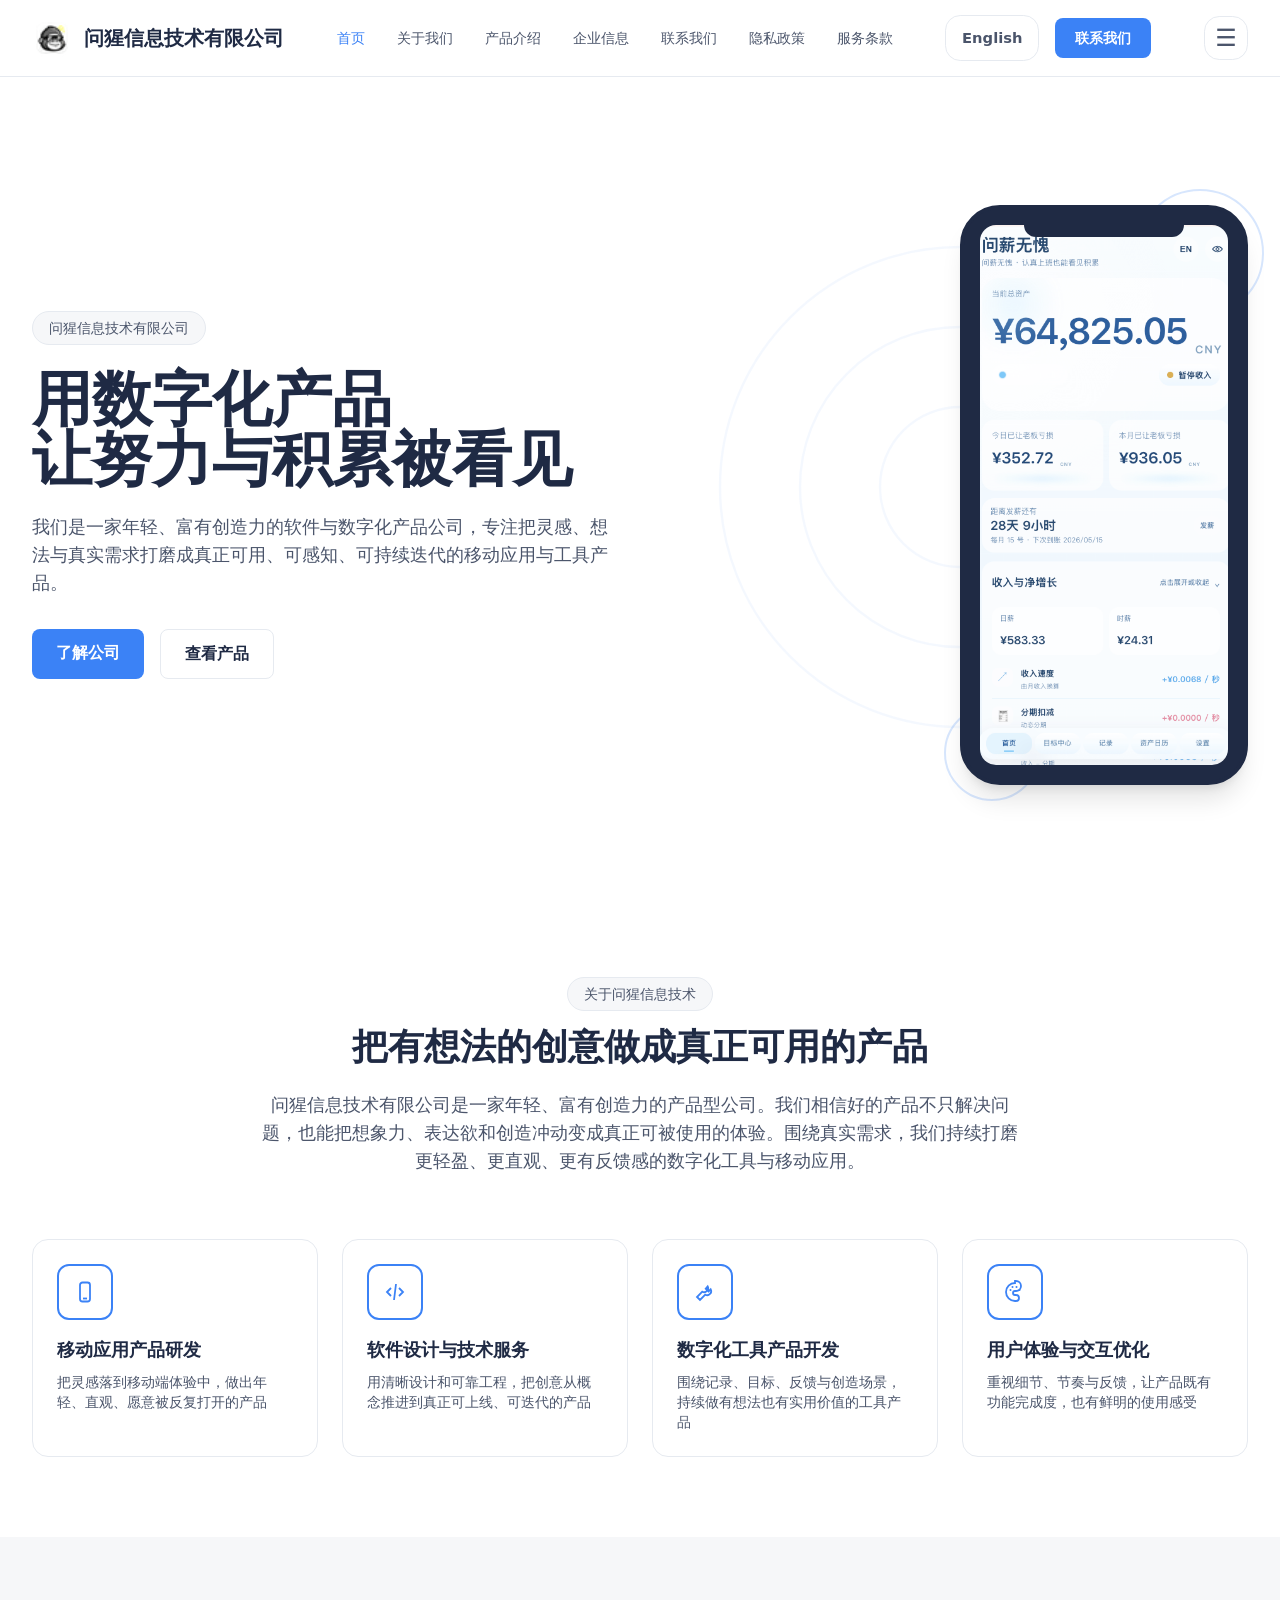
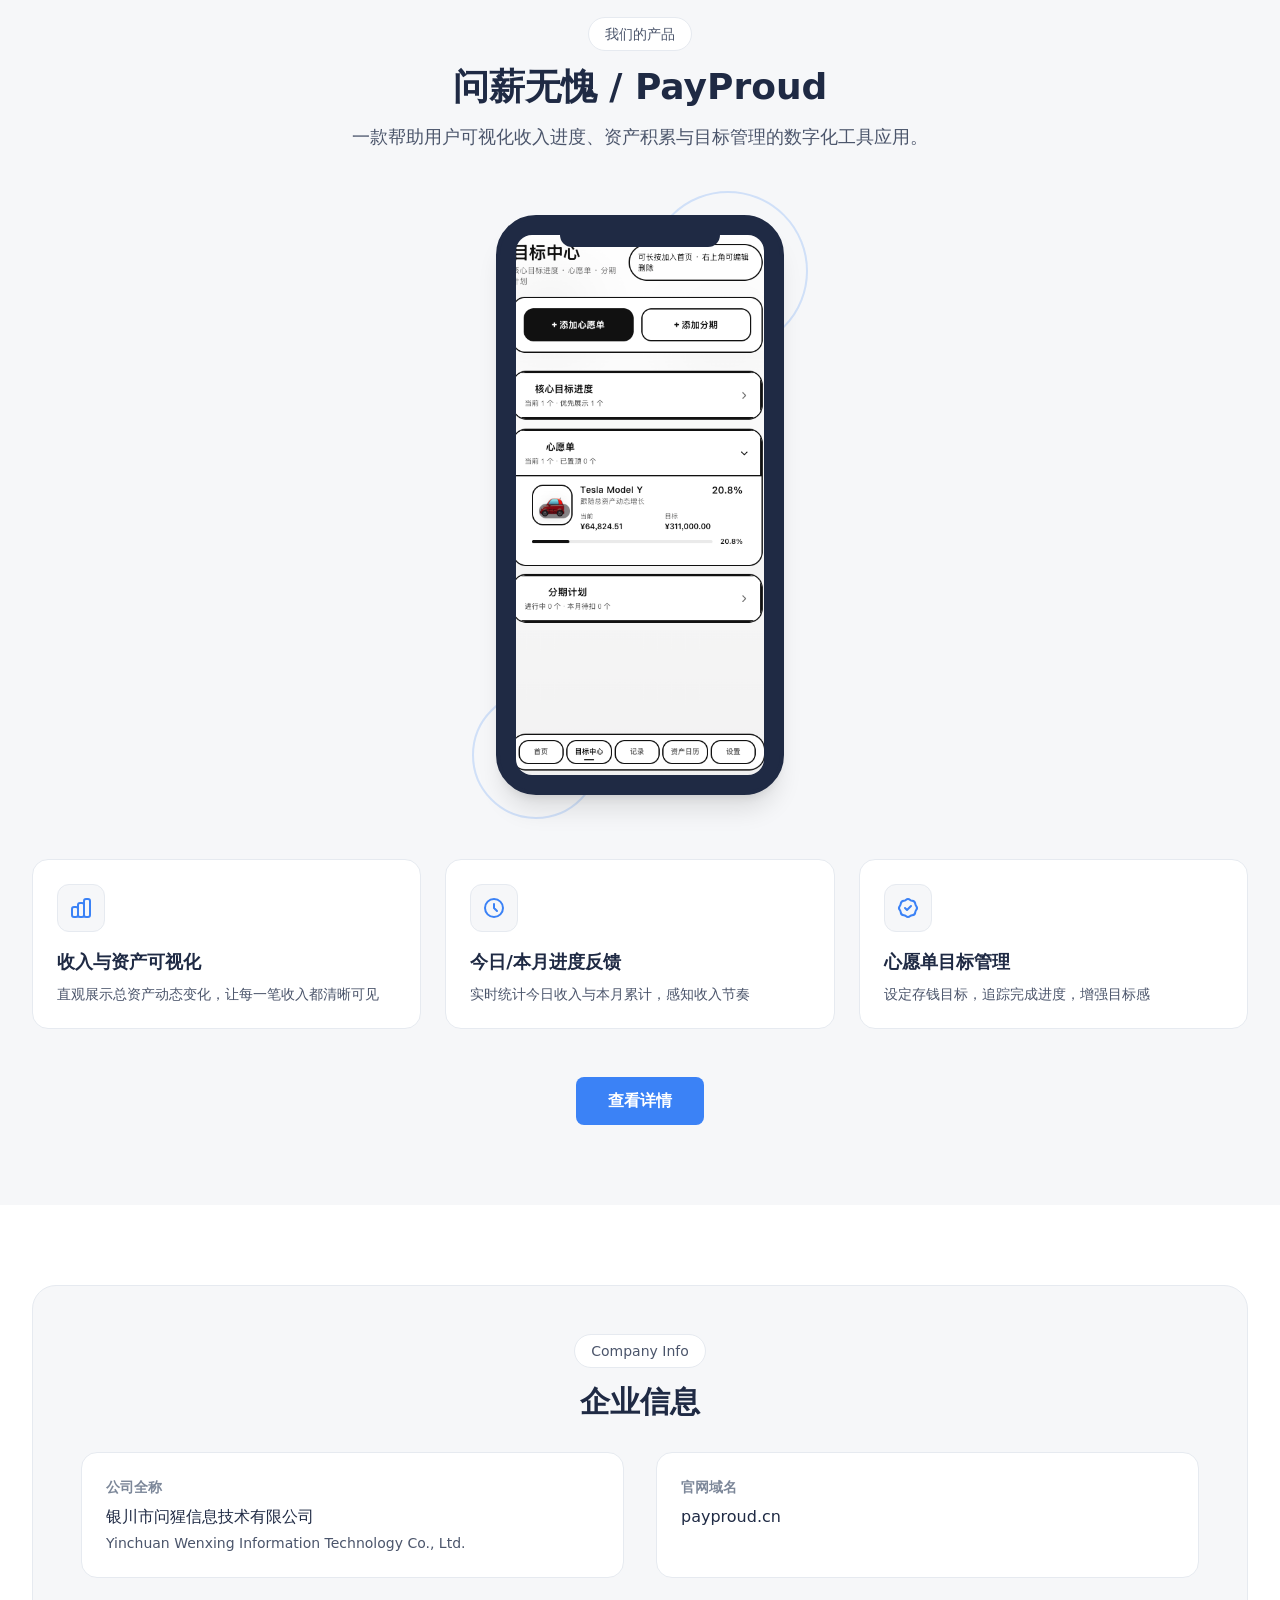
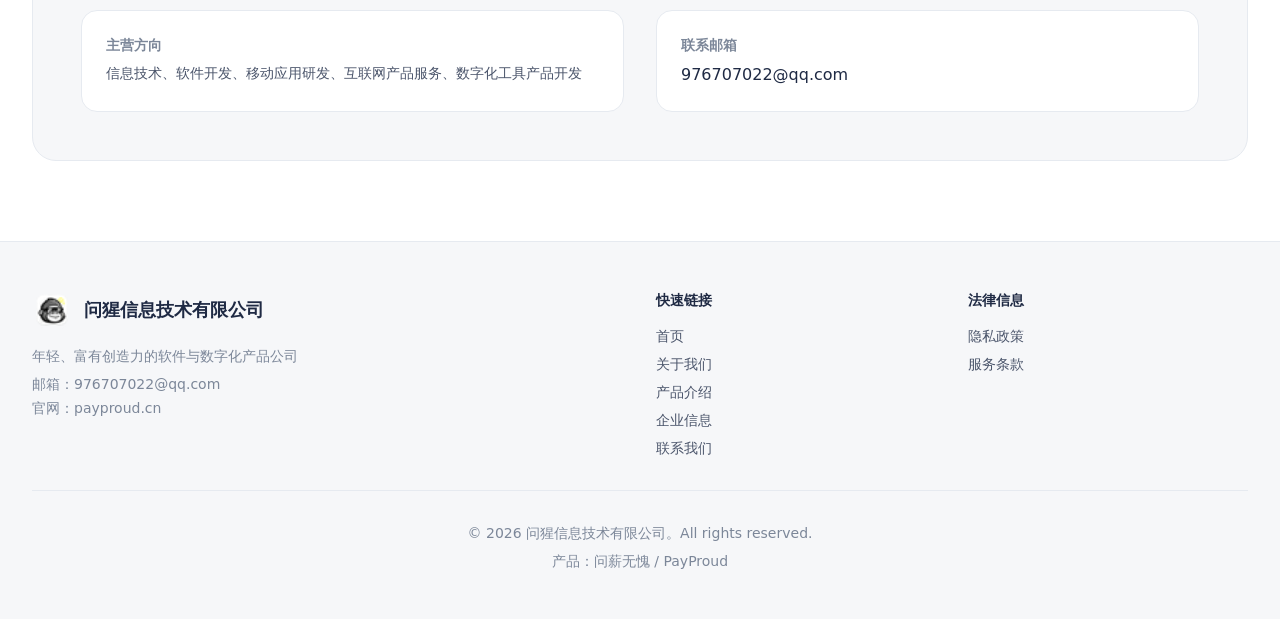
<file: index.html>
<!DOCTYPE html>
<html lang="zh-CN">
  <head>
    <meta charset="UTF-8" />
    <meta name="viewport" content="width=device-width, initial-scale=1.0" />
    <title>问猩信息技术有限公司官网 - 年轻且富有创造力的数字化产品公司</title>
    <meta name="description" content="问猩信息技术有限公司是一家年轻、富有创造力的软件与数字化产品公司，专注把有价值的想法打磨成真正可用的移动应用与工具产品。" />
    <link rel="icon" href="favicon.ico" type="image/x-icon" />
    <link rel="stylesheet" href="assets/css/style.css" />
    <script src="assets/js/main.js" defer></script>
  </head>
  <body data-page="home" data-locale="zh">
    <div data-site-header></div>
    <main>
<div class="min-h-screen bg-white">
        <section class="home-hero relative pt-24 pb-20 md:pt-32 md:pb-28 bg-white overflow-hidden">
          <div class="absolute top-0 right-0 w-1/2 h-full opacity-5">
            <svg viewBox="0 0 400 400" class="w-full h-full">
              <circle cx="200" cy="200" r="150" stroke="#3B82F6" stroke-width="1.5" fill="none" />
              <circle cx="200" cy="200" r="100" stroke="#3B82F6" stroke-width="1.5" fill="none" />
              <circle cx="200" cy="200" r="50" stroke="#3B82F6" stroke-width="1.5" fill="none" />
            </svg>
          </div>
          
          <div class="max-w-7xl mx-auto px-4 sm:px-6 lg:px-8">
            <div class="grid grid-cols-1 lg:grid-cols-2 gap-12 items-center">
              <div>
                <div class="inline-block px-4 py-1.5 bg-[#F6F7F9] border border-[#E6EAF0] rounded-full text-sm text-[#4B556B] mb-6">
                  问猩信息技术有限公司
                </div>
                <h1 class="text-4xl md:text-5xl lg:text-6xl font-bold text-[#1F2A44] leading-tight mb-6">
                  用数字化产品
                  <br />
                  让努力与积累被看见
                </h1>
                <p class="text-lg text-[#4B556B] mb-8 max-w-xl">
                  我们是一家年轻、富有创造力的软件与数字化产品公司，专注把灵感、想法与真实需求打磨成真正可用、可感知、可持续迭代的移动应用与工具产品。
                </p>
                <div class="flex flex-col sm:flex-row gap-4">
                  <a href="about.html" class="px-6 py-3 bg-[#3B82F6] text-white font-semibold rounded-lg hover:bg-[#2563EB] transition-colors text-center">

                    了解公司
                  </a>
                  <a href="product.html" class="px-6 py-3 bg-white text-[#1F2A44] font-semibold rounded-lg border border-[#E6EAF0] hover:bg-[#F6F7F9] transition-colors text-center">

                    查看产品
                  </a>
                </div>
              </div>

              <div class="device-showcase flex justify-center lg:justify-end">
                <div class="relative">
                  <div class="device-orbit device-orbit-lg absolute -top-4 -right-4 w-32 h-32 border-2 border-[#3B82F6]/20 rounded-full" ></div>
                  <div class="device-orbit device-orbit-sm absolute -bottom-4 -left-4 w-24 h-24 border-2 border-[#3B82F6]/20 rounded-full" ></div>
                  <div class="device-frame w-72 h-[580px] bg-[#1F2A44] rounded-[2.5rem] border-4 border-[#1F2A44] shadow-xl overflow-hidden">
                    <div class="device-notch absolute top-0 left-1/2 transform -translate-x-1/2 w-40 h-7 bg-[#1F2A44] rounded-b-xl z-10" ></div>
                    <div class="device-screen w-full h-full flex items-center justify-center p-4">
                      <img
                        src="assets/images/payproud-app-preview.png"
                        alt="问薪无愧首页界面展示"
                        class="w-full h-full object-cover rounded-2xl" />

                    </div>
                  </div>
                </div>
              </div>
            </div>
          </div>
        </section>

        <section class="py-20 bg-white">
          <div class="max-w-7xl mx-auto px-4 sm:px-6 lg:px-8">
            <div class="text-center mb-16">
              <span class="inline-block px-4 py-1.5 bg-[#F6F7F9] border border-[#E6EAF0] rounded-full text-sm text-[#4B556B] mb-4">
                关于问猩信息技术
              </span>
              <h2 class="text-3xl md:text-4xl font-bold text-[#1F2A44] mb-6">
                把有想法的创意做成真正可用的产品
              </h2>
              <p class="text-lg text-[#4B556B] max-w-3xl mx-auto">
                问猩信息技术有限公司是一家年轻、富有创造力的产品型公司。我们相信好的产品不只解决问题，也能把想象力、表达欲和创造冲动变成真正可被使用的体验。围绕真实需求，我们持续打磨更轻盈、更直观、更有反馈感的数字化工具与移动应用。
              </p>
            </div>

            <div class="grid grid-cols-1 md:grid-cols-2 lg:grid-cols-4 gap-6">
              <div class="group p-6 bg-white border border-[#E6EAF0] rounded-2xl hover:shadow-lg hover:shadow-[#1F2A44]/5 transition-all duration-300">
                <div class="w-14 h-14 border-2 border-[#3B82F6] rounded-xl flex items-center justify-center mb-4 group-hover:bg-[#3B82F6] transition-colors">
                  <svg class="w-6 h-6 text-[#3B82F6] group-hover:text-white transition-colors" viewBox="0 0 24 24" fill="none" stroke="currentColor" stroke-width="1.8"><rect x="7" y="2.5" width="10" height="19" rx="2.5"></rect><path d="M10 18.5h4"></path></svg>
                </div>
                <h3 class="text-lg font-semibold text-[#1F2A44] mb-2">
                  移动应用产品研发
                </h3>
                <p class="text-[#4B556B] text-sm">
                  把灵感落到移动端体验中，做出年轻、直观、愿意被反复打开的产品
                </p>
              </div>

              <div class="group p-6 bg-white border border-[#E6EAF0] rounded-2xl hover:shadow-lg hover:shadow-[#1F2A44]/5 transition-all duration-300">
                <div class="w-14 h-14 border-2 border-[#3B82F6] rounded-xl flex items-center justify-center mb-4 group-hover:bg-[#3B82F6] transition-colors">
                  <svg class="w-6 h-6 text-[#3B82F6] group-hover:text-white transition-colors" viewBox="0 0 24 24" fill="none" stroke="currentColor" stroke-width="1.8"><path d="M8 8l-4 4 4 4"></path><path d="M16 8l4 4-4 4"></path><path d="M13 4l-2 16"></path></svg>
                </div>
                <h3 class="text-lg font-semibold text-[#1F2A44] mb-2">
                  软件设计与技术服务
                </h3>
                <p class="text-[#4B556B] text-sm">
                  用清晰设计和可靠工程，把创意从概念推进到真正可上线、可迭代的产品
                </p>
              </div>

              <div class="group p-6 bg-white border border-[#E6EAF0] rounded-2xl hover:shadow-lg hover:shadow-[#1F2A44]/5 transition-all duration-300">
                <div class="w-14 h-14 border-2 border-[#3B82F6] rounded-xl flex items-center justify-center mb-4 group-hover:bg-[#3B82F6] transition-colors">
                  <svg class="w-6 h-6 text-[#3B82F6] group-hover:text-white transition-colors" viewBox="0 0 24 24" fill="none" stroke="currentColor" stroke-width="1.8"><path d="M14.7 6.3a4 4 0 01-5.4 5.4L4 17l3 3 5.3-5.3a4 4 0 005.4-5.4l-2.2 2.2-2.8-2.8 2-2.4z"></path></svg>
                </div>
                <h3 class="text-lg font-semibold text-[#1F2A44] mb-2">
                  数字化工具产品开发
                </h3>
                <p class="text-[#4B556B] text-sm">
                  围绕记录、目标、反馈与创造场景，持续做有想法也有实用价值的工具产品
                </p>
              </div>

              <div class="group p-6 bg-white border border-[#E6EAF0] rounded-2xl hover:shadow-lg hover:shadow-[#1F2A44]/5 transition-all duration-300">
                <div class="w-14 h-14 border-2 border-[#3B82F6] rounded-xl flex items-center justify-center mb-4 group-hover:bg-[#3B82F6] transition-colors">
                  <svg class="w-6 h-6 text-[#3B82F6] group-hover:text-white transition-colors" viewBox="0 0 24 24" fill="none" stroke="currentColor" stroke-width="1.8"><path d="M12 3a9 9 0 100 18h1a3 3 0 000-6h-1a2 2 0 010-4h1a5 5 0 000-10h-1z"></path><circle cx="7.5" cy="10" r="1" fill="currentColor" stroke="none"></circle><circle cx="9.5" cy="7" r="1" fill="currentColor" stroke="none"></circle><circle cx="13.5" cy="7" r="1" fill="currentColor" stroke="none"></circle><circle cx="16.5" cy="10" r="1" fill="currentColor" stroke="none"></circle></svg>
                </div>
                <h3 class="text-lg font-semibold text-[#1F2A44] mb-2">
                  用户体验与交互优化
                </h3>
                <p class="text-[#4B556B] text-sm">
                  重视细节、节奏与反馈，让产品既有功能完成度，也有鲜明的使用感受
                </p>
              </div>
            </div>
          </div>
        </section>

        <section class="py-20 bg-[#F6F7F9]">
          <div class="max-w-7xl mx-auto px-4 sm:px-6 lg:px-8">
            <div class="text-center mb-16">
              <span class="inline-block px-4 py-1.5 bg-white border border-[#E6EAF0] rounded-full text-sm text-[#4B556B] mb-4">
                我们的产品
              </span>
              <h2 class="text-3xl md:text-4xl font-bold text-[#1F2A44] mb-4">
                问薪无愧 / PayProud
              </h2>
              <p class="text-lg text-[#4B556B] max-w-2xl mx-auto">
                一款帮助用户可视化收入进度、资产积累与目标管理的数字化工具应用。
              </p>
            </div>

            <div class="device-showcase flex justify-center mb-16">
              <div class="relative">
                <div class="device-orbit device-orbit-lg absolute -top-6 -right-6 w-40 h-40 border-2 border-[#3B82F6]/20 rounded-full" ></div>
                <div class="device-orbit device-orbit-sm absolute -bottom-6 -left-6 w-32 h-32 border-2 border-[#3B82F6]/20 rounded-full" ></div>
                <div class="device-frame w-72 h-[580px] bg-[#1F2A44] rounded-[2.5rem] border-4 border-[#1F2A44] shadow-xl overflow-hidden">
                  <div class="device-notch absolute top-0 left-1/2 transform -translate-x-1/2 w-40 h-7 bg-[#1F2A44] rounded-b-xl z-10" ></div>
                  <div class="device-screen w-full h-full flex items-center justify-center p-4 mr-0 ml-0 mt-0">
                    <img
                      src="assets/images/payproud-product-preview.png"
                      alt="问薪无愧目标中心界面展示"
                      class="w-full h-full object-cover rounded-2xl" />

                  </div>
                </div>
              </div>
            </div>

            <div class="grid grid-cols-1 md:grid-cols-3 gap-6 mb-12">
              <div class="p-6 bg-white border border-[#E6EAF0] rounded-2xl">
                <div class="w-12 h-12 bg-[#F6F7F9] border border-[#E6EAF0] rounded-xl flex items-center justify-center mb-4">
                  <svg class="w-6 h-6 text-[#3B82F6]" fill="none" stroke="currentColor" viewBox="0 0 24 24">
                    <path stroke-linecap="round" stroke-linejoin="round" stroke-width="2" d="M9 19v-6a2 2 0 00-2-2H5a2 2 0 00-2 2v6a2 2 0 002 2h2a2 2 0 002-2zm0 0V9a2 2 0 012-2h2a2 2 0 012 2v10m-6 0a2 2 0 002 2h2a2 2 0 002-2m0 0V5a2 2 0 012-2h2a2 2 0 012 2v14a2 2 0 01-2 2h-2a2 2 0 01-2-2z" />
                  </svg>
                </div>
                <h3 class="text-lg font-semibold text-[#1F2A44] mb-2">
                  收入与资产可视化
                </h3>
                <p class="text-[#4B556B] text-sm">
                  直观展示总资产动态变化，让每一笔收入都清晰可见
                </p>
              </div>

              <div class="p-6 bg-white border border-[#E6EAF0] rounded-2xl">
                <div class="w-12 h-12 bg-[#F6F7F9] border border-[#E6EAF0] rounded-xl flex items-center justify-center mb-4">
                  <svg class="w-6 h-6 text-[#3B82F6]" fill="none" stroke="currentColor" viewBox="0 0 24 24">
                    <path stroke-linecap="round" stroke-linejoin="round" stroke-width="2" d="M12 8v4l3 3m6-3a9 9 0 11-18 0 9 9 0 0118 0z" />
                  </svg>
                </div>
                <h3 class="text-lg font-semibold text-[#1F2A44] mb-2">
                  今日/本月进度反馈
                </h3>
                <p class="text-[#4B556B] text-sm">
                  实时统计今日收入与本月累计，感知收入节奏
                </p>
              </div>

              <div class="p-6 bg-white border border-[#E6EAF0] rounded-2xl">
                <div class="w-12 h-12 bg-[#F6F7F9] border border-[#E6EAF0] rounded-xl flex items-center justify-center mb-4">
                  <svg class="w-6 h-6 text-[#3B82F6]" fill="none" stroke="currentColor" viewBox="0 0 24 24">
                    <path stroke-linecap="round" stroke-linejoin="round" stroke-width="2" d="M9 12l2 2 4-4M7.835 4.697a3.42 3.42 0 001.946-.806 3.42 3.42 0 014.438 0 3.42 3.42 0 001.946.806 3.42 3.42 0 013.138 3.138 3.42 3.42 0 00.806 1.946 3.42 3.42 0 010 4.438 3.42 3.42 0 00-.806 1.946 3.42 3.42 0 01-3.138 3.138 3.42 3.42 0 00-1.946.806 3.42 3.42 0 01-4.438 0 3.42 3.42 0 00-1.946-.806 3.42 3.42 0 01-3.138-3.138 3.42 3.42 0 00-.806-1.946 3.42 3.42 0 010-4.438 3.42 3.42 0 00.806-1.946 3.42 3.42 0 013.138-3.138z" />
                  </svg>
                </div>
                <h3 class="text-lg font-semibold text-[#1F2A44] mb-2">
                  心愿单目标管理
                </h3>
                <p class="text-[#4B556B] text-sm">
                  设定存钱目标，追踪完成进度，增强目标感
                </p>
              </div>
            </div>

            <div class="text-center">
              <a href="product.html" class="inline-block px-8 py-3 bg-[#3B82F6] text-white font-semibold rounded-lg hover:bg-[#2563EB] transition-colors">

                查看详情
              </a>
            </div>
          </div>
        </section>

        <section class="py-20 bg-white">
          <div class="max-w-7xl mx-auto px-4 sm:px-6 lg:px-8">
            <div class="bg-[#F6F7F9] border border-[#E6EAF0] rounded-3xl p-8 md:p-12">
              <div class="text-center mb-8">
                <span class="inline-block px-4 py-1.5 bg-white border border-[#E6EAF0] rounded-full text-sm text-[#4B556B] mb-4">
                  Company Info
                </span>
                <h2 class="text-2xl md:text-3xl font-bold text-[#1F2A44] mb-4">
                  企业信息
                </h2>
              </div>
              <div class="grid grid-cols-1 md:grid-cols-2 gap-8">
                <div class="p-6 bg-white border border-[#E6EAF0] rounded-2xl">
                  <h3 class="text-sm font-semibold text-[#7C8799] mb-2">
                    公司全称
                  </h3>
                  <p class="text-[#1F2A44] font-medium mb-1">
                    银川市问猩信息技术有限公司
                  </p>
                  <p class="text-[#4B556B] text-sm">
                    Yinchuan Wenxing Information Technology Co., Ltd.
                  </p>
                </div>
                <div class="p-6 bg-white border border-[#E6EAF0] rounded-2xl">
                  <h3 class="text-sm font-semibold text-[#7C8799] mb-2">
                    官网域名
                  </h3>
                  <p class="text-[#1F2A44] font-medium">
                    <a href="https://payproud.cn" class="hover:text-[#3B82F6] transition-colors">payproud.cn</a>
                  </p>
                </div>
                <div class="p-6 bg-white border border-[#E6EAF0] rounded-2xl">
                  <h3 class="text-sm font-semibold text-[#7C8799] mb-2">
                    主营方向
                  </h3>
                  <p class="text-[#4B556B] text-sm">
                    信息技术、软件开发、移动应用研发、互联网产品服务、数字化工具产品开发
                  </p>
                </div>
                <div class="p-6 bg-white border border-[#E6EAF0] rounded-2xl">
                  <h3 class="text-sm font-semibold text-[#7C8799] mb-2">
                    联系邮箱
                  </h3>
                  <p class="text-[#1F2A44] font-medium">
                    <a href="mailto:976707022@qq.com" class="hover:text-[#3B82F6] transition-colors">976707022@qq.com</a>
                  </p>
                </div>
              </div>
            </div>
          </div>
        </section>
      </div>
    </main>
    <div data-site-footer></div>
  </body>
</html>
</file>
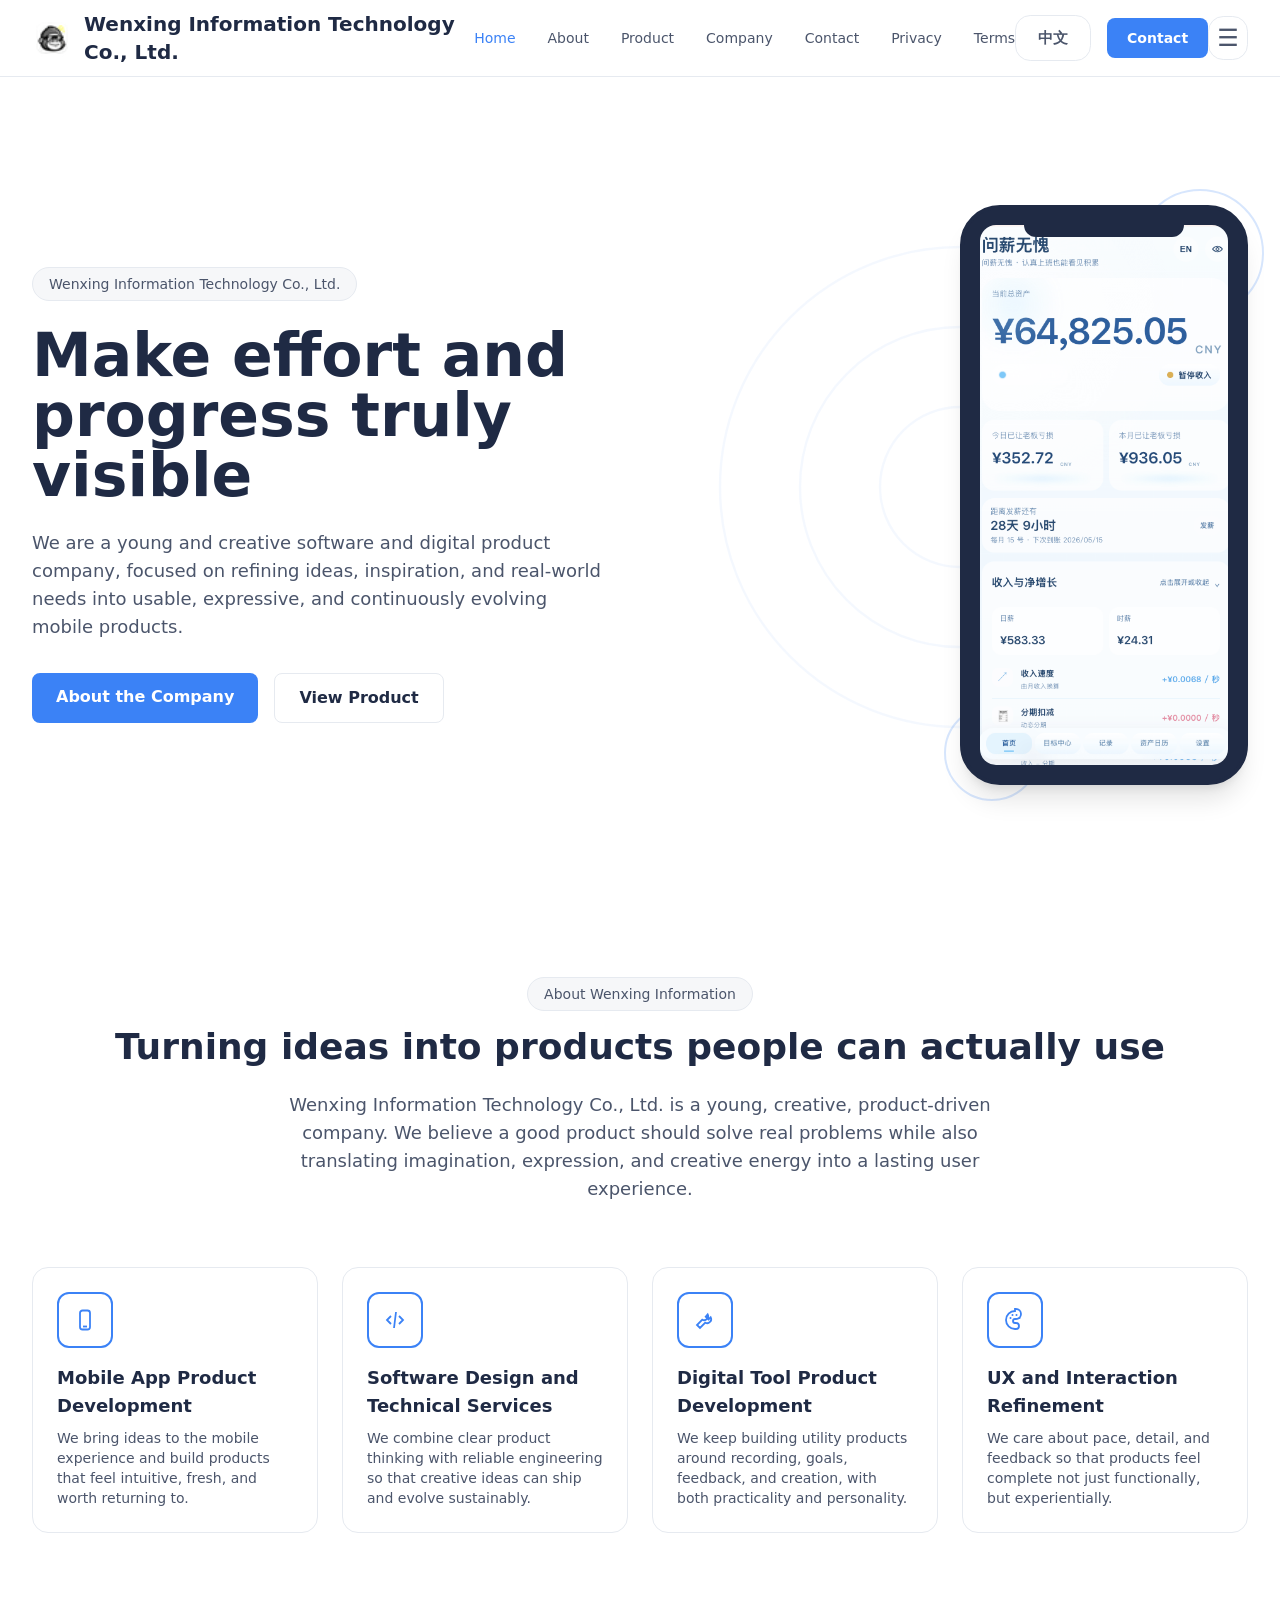
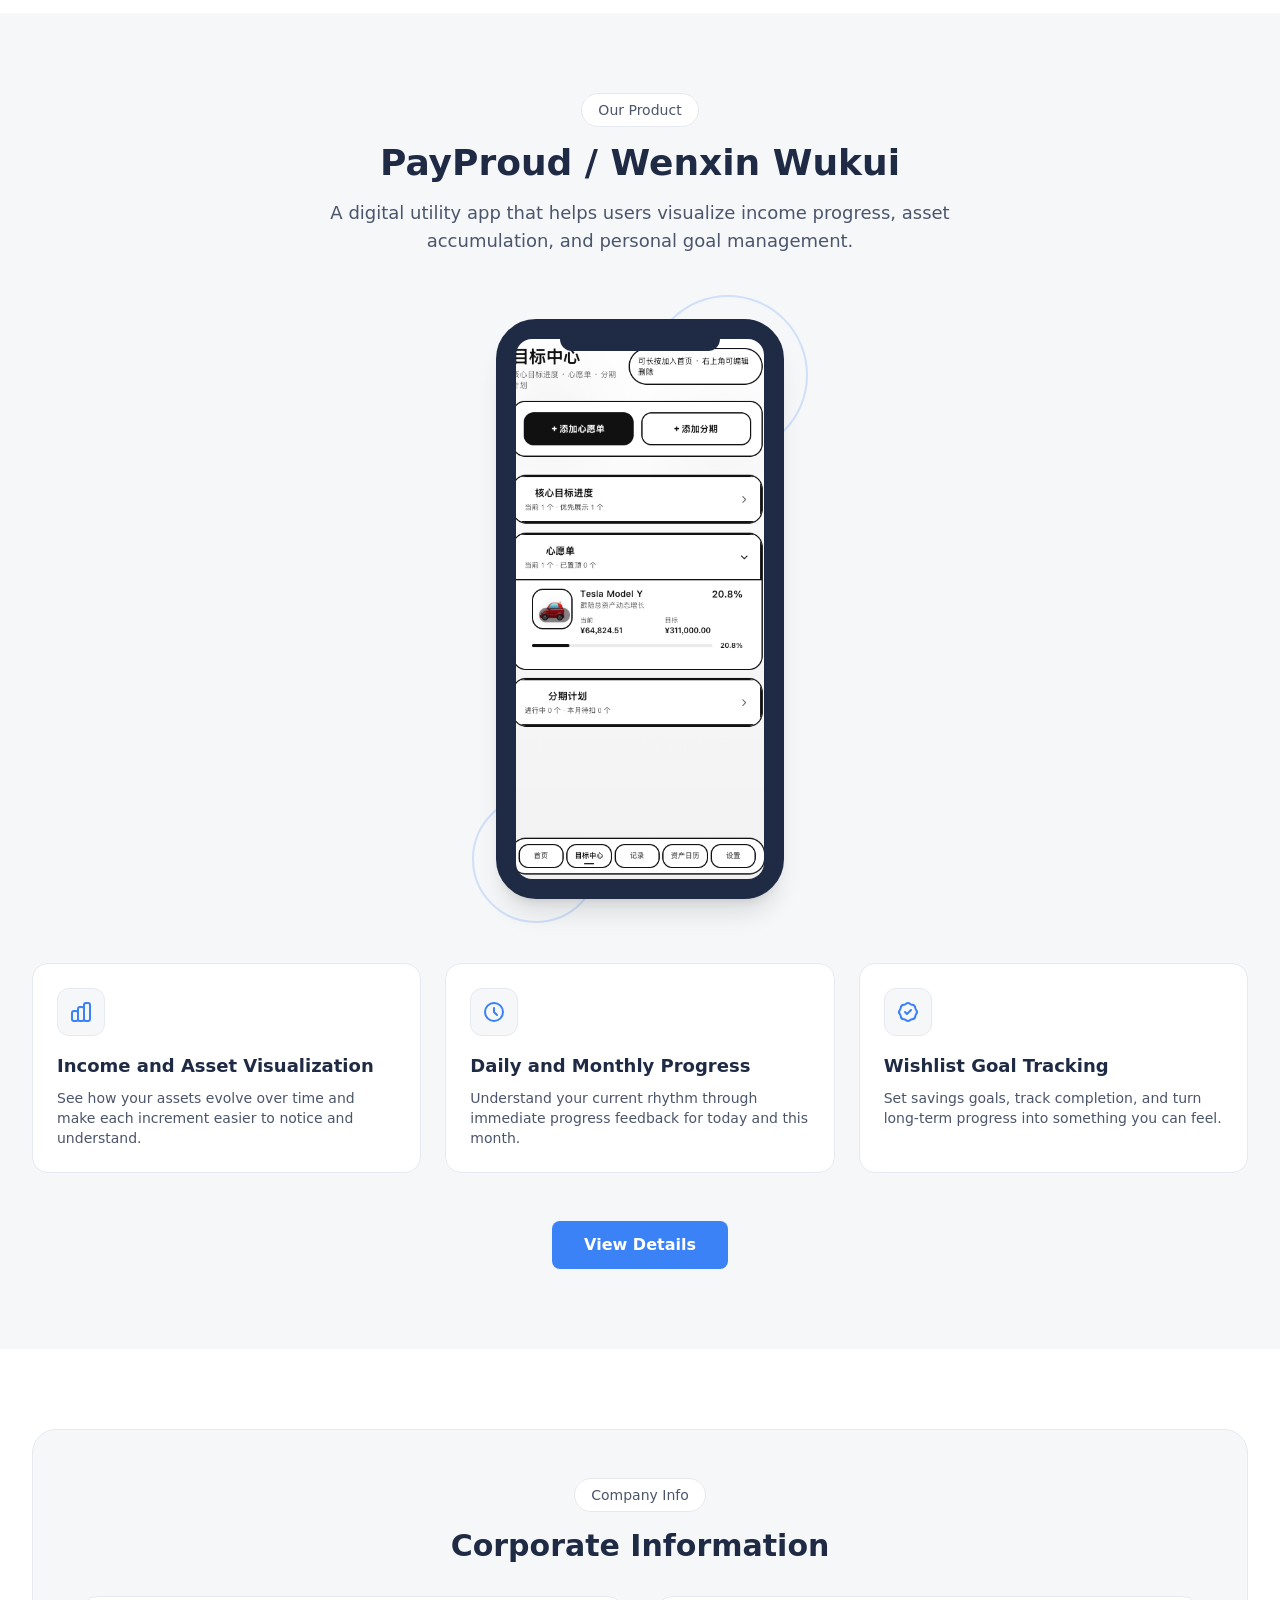
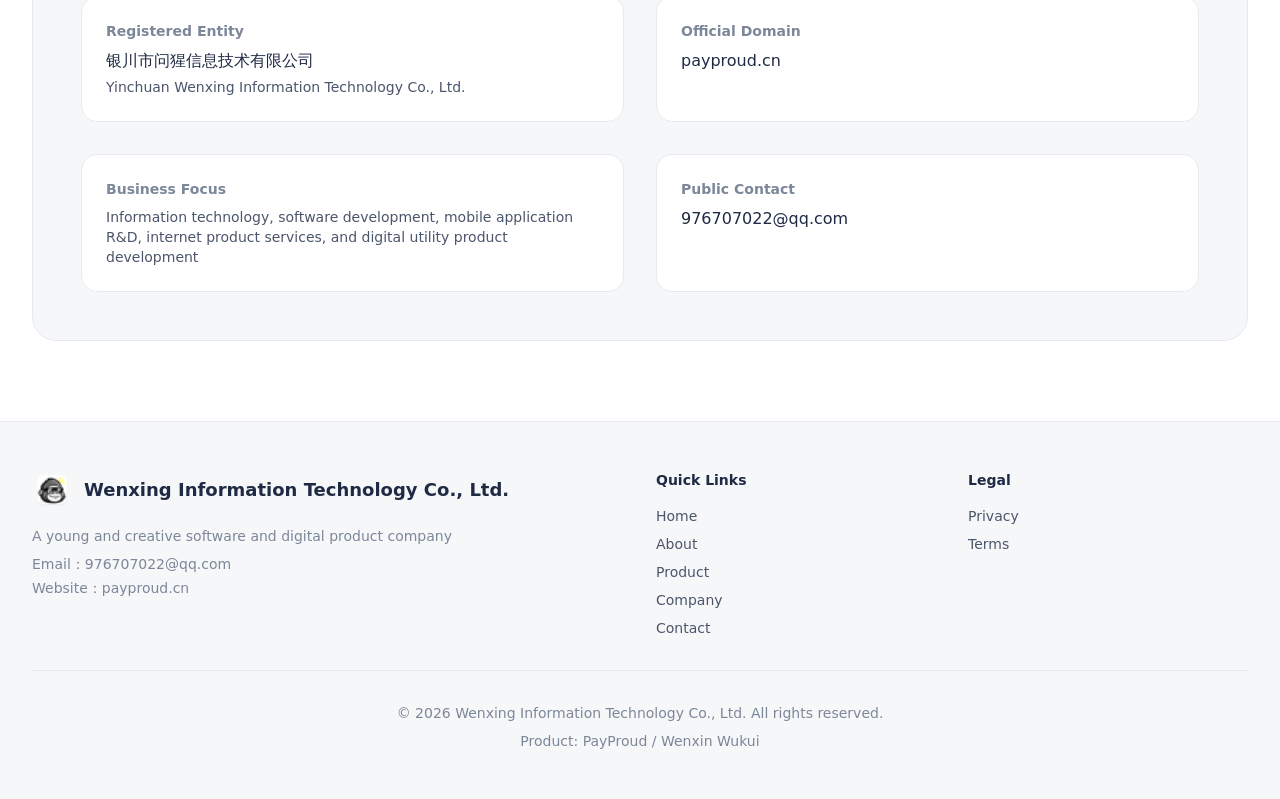
<file: en/index.html>
<!DOCTYPE html>
<html lang="en">
  <head>
    <meta charset="UTF-8" />
    <meta name="viewport" content="width=device-width, initial-scale=1.0" />
    <title>Wenxing Information Technology - A Young and Creative Digital Product Company</title>
    <meta name="description" content="Wenxing Information Technology Co., Ltd. is a young and creative software and digital product company focused on turning promising ideas into refined and usable mobile products." />
    <link rel="icon" href="../favicon.ico" type="image/x-icon" />
    <link rel="stylesheet" href="../assets/css/style.css" />
    <script src="../assets/js/main.js" defer></script>
  </head>
  <body data-page="home" data-locale="en">
    <div data-site-header></div>
    <main>
      <div class="min-h-screen bg-white">
        <section class="home-hero relative pt-24 pb-20 md:pt-32 md:pb-28 bg-white overflow-hidden">
          <div class="absolute top-0 right-0 w-1/2 h-full opacity-5">
            <svg viewBox="0 0 400 400" class="w-full h-full">
              <circle cx="200" cy="200" r="150" stroke="#3B82F6" stroke-width="1.5" fill="none" />
              <circle cx="200" cy="200" r="100" stroke="#3B82F6" stroke-width="1.5" fill="none" />
              <circle cx="200" cy="200" r="50" stroke="#3B82F6" stroke-width="1.5" fill="none" />
            </svg>
          </div>

          <div class="max-w-7xl mx-auto px-4 sm:px-6 lg:px-8">
            <div class="grid grid-cols-1 lg:grid-cols-2 gap-12 items-center">
              <div>
                <div class="inline-block px-4 py-1.5 bg-[#F6F7F9] border border-[#E6EAF0] rounded-full text-sm text-[#4B556B] mb-6">
                  Wenxing Information Technology Co., Ltd.
                </div>
                <h1 class="text-4xl md:text-5xl lg:text-6xl font-bold text-[#1F2A44] leading-tight mb-6">
                  Make effort and
                  <br />
                  progress truly visible
                </h1>
                <p class="text-lg text-[#4B556B] mb-8 max-w-xl">
                  We are a young and creative software and digital product company, focused on refining ideas, inspiration, and real-world needs into usable, expressive, and continuously evolving mobile products.
                </p>
                <div class="flex flex-col sm:flex-row gap-4">
                  <a href="about.html" class="px-6 py-3 bg-[#3B82F6] text-white font-semibold rounded-lg hover:bg-[#2563EB] transition-colors text-center">About the Company</a>
                  <a href="product.html" class="px-6 py-3 bg-white text-[#1F2A44] font-semibold rounded-lg border border-[#E6EAF0] hover:bg-[#F6F7F9] transition-colors text-center">View Product</a>
                </div>
              </div>

              <div class="device-showcase flex justify-center lg:justify-end">
                <div class="relative">
                  <div class="device-orbit device-orbit-lg absolute -top-4 -right-4 w-32 h-32 border-2 border-[#3B82F6]/20 rounded-full"></div>
                  <div class="device-orbit device-orbit-sm absolute -bottom-4 -left-4 w-24 h-24 border-2 border-[#3B82F6]/20 rounded-full"></div>
                  <div class="device-frame w-72 h-[580px] bg-[#1F2A44] rounded-[2.5rem] border-4 border-[#1F2A44] shadow-xl overflow-hidden">
                    <div class="device-notch absolute top-0 left-1/2 transform -translate-x-1/2 w-40 h-7 bg-[#1F2A44] rounded-b-xl z-10"></div>
                    <div class="device-screen w-full h-full flex items-center justify-center p-4">
                      <img src="../assets/images/payproud-app-preview.png" alt="PayProud app preview" class="w-full h-full object-cover rounded-2xl" />
                    </div>
                  </div>
                </div>
              </div>
            </div>
          </div>
        </section>

        <section class="py-20 bg-white">
          <div class="max-w-7xl mx-auto px-4 sm:px-6 lg:px-8">
            <div class="text-center mb-16">
              <span class="inline-block px-4 py-1.5 bg-[#F6F7F9] border border-[#E6EAF0] rounded-full text-sm text-[#4B556B] mb-4">
                About Wenxing Information
              </span>
              <h2 class="text-3xl md:text-4xl font-bold text-[#1F2A44] mb-6">
                Turning ideas into products people can actually use
              </h2>
              <p class="text-lg text-[#4B556B] max-w-3xl mx-auto">
                Wenxing Information Technology Co., Ltd. is a young, creative, product-driven company. We believe a good product should solve real problems while also translating imagination, expression, and creative energy into a lasting user experience.
              </p>
            </div>

            <div class="grid grid-cols-1 md:grid-cols-2 lg:grid-cols-4 gap-6">
              <div class="group p-6 bg-white border border-[#E6EAF0] rounded-2xl hover:shadow-lg hover:shadow-[#1F2A44]/5 transition-all duration-300">
                <div class="w-14 h-14 border-2 border-[#3B82F6] rounded-xl flex items-center justify-center mb-4 group-hover:bg-[#3B82F6] transition-colors">
                  <svg class="w-6 h-6 text-[#3B82F6] group-hover:text-white transition-colors" viewBox="0 0 24 24" fill="none" stroke="currentColor" stroke-width="1.8"><rect x="7" y="2.5" width="10" height="19" rx="2.5"></rect><path d="M10 18.5h4"></path></svg>
                </div>
                <h3 class="text-lg font-semibold text-[#1F2A44] mb-2">Mobile App Product Development</h3>
                <p class="text-[#4B556B] text-sm">We bring ideas to the mobile experience and build products that feel intuitive, fresh, and worth returning to.</p>
              </div>

              <div class="group p-6 bg-white border border-[#E6EAF0] rounded-2xl hover:shadow-lg hover:shadow-[#1F2A44]/5 transition-all duration-300">
                <div class="w-14 h-14 border-2 border-[#3B82F6] rounded-xl flex items-center justify-center mb-4 group-hover:bg-[#3B82F6] transition-colors">
                  <svg class="w-6 h-6 text-[#3B82F6] group-hover:text-white transition-colors" viewBox="0 0 24 24" fill="none" stroke="currentColor" stroke-width="1.8"><path d="M8 8l-4 4 4 4"></path><path d="M16 8l4 4-4 4"></path><path d="M13 4l-2 16"></path></svg>
                </div>
                <h3 class="text-lg font-semibold text-[#1F2A44] mb-2">Software Design and Technical Services</h3>
                <p class="text-[#4B556B] text-sm">We combine clear product thinking with reliable engineering so that creative ideas can ship and evolve sustainably.</p>
              </div>

              <div class="group p-6 bg-white border border-[#E6EAF0] rounded-2xl hover:shadow-lg hover:shadow-[#1F2A44]/5 transition-all duration-300">
                <div class="w-14 h-14 border-2 border-[#3B82F6] rounded-xl flex items-center justify-center mb-4 group-hover:bg-[#3B82F6] transition-colors">
                  <svg class="w-6 h-6 text-[#3B82F6] group-hover:text-white transition-colors" viewBox="0 0 24 24" fill="none" stroke="currentColor" stroke-width="1.8"><path d="M14.7 6.3a4 4 0 01-5.4 5.4L4 17l3 3 5.3-5.3a4 4 0 005.4-5.4l-2.2 2.2-2.8-2.8 2-2.4z"></path></svg>
                </div>
                <h3 class="text-lg font-semibold text-[#1F2A44] mb-2">Digital Tool Product Development</h3>
                <p class="text-[#4B556B] text-sm">We keep building utility products around recording, goals, feedback, and creation, with both practicality and personality.</p>
              </div>

              <div class="group p-6 bg-white border border-[#E6EAF0] rounded-2xl hover:shadow-lg hover:shadow-[#1F2A44]/5 transition-all duration-300">
                <div class="w-14 h-14 border-2 border-[#3B82F6] rounded-xl flex items-center justify-center mb-4 group-hover:bg-[#3B82F6] transition-colors">
                  <svg class="w-6 h-6 text-[#3B82F6] group-hover:text-white transition-colors" viewBox="0 0 24 24" fill="none" stroke="currentColor" stroke-width="1.8"><path d="M12 3a9 9 0 100 18h1a3 3 0 000-6h-1a2 2 0 010-4h1a5 5 0 000-10h-1z"></path><circle cx="7.5" cy="10" r="1" fill="currentColor" stroke="none"></circle><circle cx="9.5" cy="7" r="1" fill="currentColor" stroke="none"></circle><circle cx="13.5" cy="7" r="1" fill="currentColor" stroke="none"></circle><circle cx="16.5" cy="10" r="1" fill="currentColor" stroke="none"></circle></svg>
                </div>
                <h3 class="text-lg font-semibold text-[#1F2A44] mb-2">UX and Interaction Refinement</h3>
                <p class="text-[#4B556B] text-sm">We care about pace, detail, and feedback so that products feel complete not just functionally, but experientially.</p>
              </div>
            </div>
          </div>
        </section>

        <section class="py-20 bg-[#F6F7F9]">
          <div class="max-w-7xl mx-auto px-4 sm:px-6 lg:px-8">
            <div class="text-center mb-16">
              <span class="inline-block px-4 py-1.5 bg-white border border-[#E6EAF0] rounded-full text-sm text-[#4B556B] mb-4">Our Product</span>
              <h2 class="text-3xl md:text-4xl font-bold text-[#1F2A44] mb-4">PayProud / Wenxin Wukui</h2>
              <p class="text-lg text-[#4B556B] max-w-2xl mx-auto">
                A digital utility app that helps users visualize income progress, asset accumulation, and personal goal management.
              </p>
            </div>

            <div class="device-showcase flex justify-center mb-16">
              <div class="relative">
                <div class="device-orbit device-orbit-lg absolute -top-6 -right-6 w-40 h-40 border-2 border-[#3B82F6]/20 rounded-full"></div>
                <div class="device-orbit device-orbit-sm absolute -bottom-6 -left-6 w-32 h-32 border-2 border-[#3B82F6]/20 rounded-full"></div>
                <div class="device-frame w-72 h-[580px] bg-[#1F2A44] rounded-[2.5rem] border-4 border-[#1F2A44] shadow-xl overflow-hidden">
                  <div class="device-notch absolute top-0 left-1/2 transform -translate-x-1/2 w-40 h-7 bg-[#1F2A44] rounded-b-xl z-10"></div>
                  <div class="device-screen w-full h-full flex items-center justify-center p-4">
                    <img src="../assets/images/payproud-product-preview.png" alt="PayProud product preview" class="w-full h-full object-cover rounded-2xl" />
                  </div>
                </div>
              </div>
            </div>

            <div class="grid grid-cols-1 md:grid-cols-3 gap-6 mb-12">
              <div class="p-6 bg-white border border-[#E6EAF0] rounded-2xl">
                <div class="w-12 h-12 bg-[#F6F7F9] border border-[#E6EAF0] rounded-xl flex items-center justify-center mb-4">
                  <svg class="w-6 h-6 text-[#3B82F6]" fill="none" stroke="currentColor" viewBox="0 0 24 24"><path stroke-linecap="round" stroke-linejoin="round" stroke-width="2" d="M9 19v-6a2 2 0 00-2-2H5a2 2 0 00-2 2v6a2 2 0 002 2h2a2 2 0 002-2zm0 0V9a2 2 0 012-2h2a2 2 0 012 2v10m-6 0a2 2 0 002 2h2a2 2 0 002-2m0 0V5a2 2 0 012-2h2a2 2 0 012 2v14a2 2 0 01-2 2h-2a2 2 0 01-2-2z" /></svg>
                </div>
                <h3 class="text-lg font-semibold text-[#1F2A44] mb-2">Income and Asset Visualization</h3>
                <p class="text-[#4B556B] text-sm">See how your assets evolve over time and make each increment easier to notice and understand.</p>
              </div>

              <div class="p-6 bg-white border border-[#E6EAF0] rounded-2xl">
                <div class="w-12 h-12 bg-[#F6F7F9] border border-[#E6EAF0] rounded-xl flex items-center justify-center mb-4">
                  <svg class="w-6 h-6 text-[#3B82F6]" fill="none" stroke="currentColor" viewBox="0 0 24 24"><path stroke-linecap="round" stroke-linejoin="round" stroke-width="2" d="M12 8v4l3 3m6-3a9 9 0 11-18 0 9 9 0 0118 0z" /></svg>
                </div>
                <h3 class="text-lg font-semibold text-[#1F2A44] mb-2">Daily and Monthly Progress</h3>
                <p class="text-[#4B556B] text-sm">Understand your current rhythm through immediate progress feedback for today and this month.</p>
              </div>

              <div class="p-6 bg-white border border-[#E6EAF0] rounded-2xl">
                <div class="w-12 h-12 bg-[#F6F7F9] border border-[#E6EAF0] rounded-xl flex items-center justify-center mb-4">
                  <svg class="w-6 h-6 text-[#3B82F6]" fill="none" stroke="currentColor" viewBox="0 0 24 24"><path stroke-linecap="round" stroke-linejoin="round" stroke-width="2" d="M9 12l2 2 4-4M7.835 4.697a3.42 3.42 0 001.946-.806 3.42 3.42 0 014.438 0 3.42 3.42 0 001.946.806 3.42 3.42 0 013.138 3.138 3.42 3.42 0 00.806 1.946 3.42 3.42 0 010 4.438 3.42 3.42 0 00-.806 1.946 3.42 3.42 0 01-3.138 3.138 3.42 3.42 0 00-1.946.806 3.42 3.42 0 01-4.438 0 3.42 3.42 0 00-1.946-.806 3.42 3.42 0 01-3.138-3.138 3.42 3.42 0 00-.806-1.946 3.42 3.42 0 010-4.438 3.42 3.42 0 00.806-1.946 3.42 3.42 0 013.138-3.138z" /></svg>
                </div>
                <h3 class="text-lg font-semibold text-[#1F2A44] mb-2">Wishlist Goal Tracking</h3>
                <p class="text-[#4B556B] text-sm">Set savings goals, track completion, and turn long-term progress into something you can feel.</p>
              </div>
            </div>

            <div class="text-center">
              <a href="product.html" class="inline-block px-8 py-3 bg-[#3B82F6] text-white font-semibold rounded-lg hover:bg-[#2563EB] transition-colors">View Details</a>
            </div>
          </div>
        </section>

        <section class="py-20 bg-white">
          <div class="max-w-7xl mx-auto px-4 sm:px-6 lg:px-8">
            <div class="bg-[#F6F7F9] border border-[#E6EAF0] rounded-3xl p-8 md:p-12">
              <div class="text-center mb-8">
                <span class="inline-block px-4 py-1.5 bg-white border border-[#E6EAF0] rounded-full text-sm text-[#4B556B] mb-4">Company Info</span>
                <h2 class="text-2xl md:text-3xl font-bold text-[#1F2A44] mb-4">Corporate Information</h2>
              </div>
              <div class="grid grid-cols-1 md:grid-cols-2 gap-8">
                <div class="p-6 bg-white border border-[#E6EAF0] rounded-2xl">
                  <h3 class="text-sm font-semibold text-[#7C8799] mb-2">Registered Entity</h3>
                  <p class="text-[#1F2A44] font-medium mb-1">银川市问猩信息技术有限公司</p>
                  <p class="text-[#4B556B] text-sm">Yinchuan Wenxing Information Technology Co., Ltd.</p>
                </div>
                <div class="p-6 bg-white border border-[#E6EAF0] rounded-2xl">
                  <h3 class="text-sm font-semibold text-[#7C8799] mb-2">Official Domain</h3>
                  <p class="text-[#1F2A44] font-medium"><a href="https://payproud.cn" class="hover:text-[#3B82F6] transition-colors">payproud.cn</a></p>
                </div>
                <div class="p-6 bg-white border border-[#E6EAF0] rounded-2xl">
                  <h3 class="text-sm font-semibold text-[#7C8799] mb-2">Business Focus</h3>
                  <p class="text-[#4B556B] text-sm">Information technology, software development, mobile application R&amp;D, internet product services, and digital utility product development</p>
                </div>
                <div class="p-6 bg-white border border-[#E6EAF0] rounded-2xl">
                  <h3 class="text-sm font-semibold text-[#7C8799] mb-2">Public Contact</h3>
                  <p class="text-[#1F2A44] font-medium"><a href="mailto:976707022@qq.com" class="hover:text-[#3B82F6] transition-colors">976707022@qq.com</a></p>
                </div>
              </div>
            </div>
          </div>
        </section>
      </div>
    </main>
    <div data-site-footer></div>
  </body>
</html>
</file>
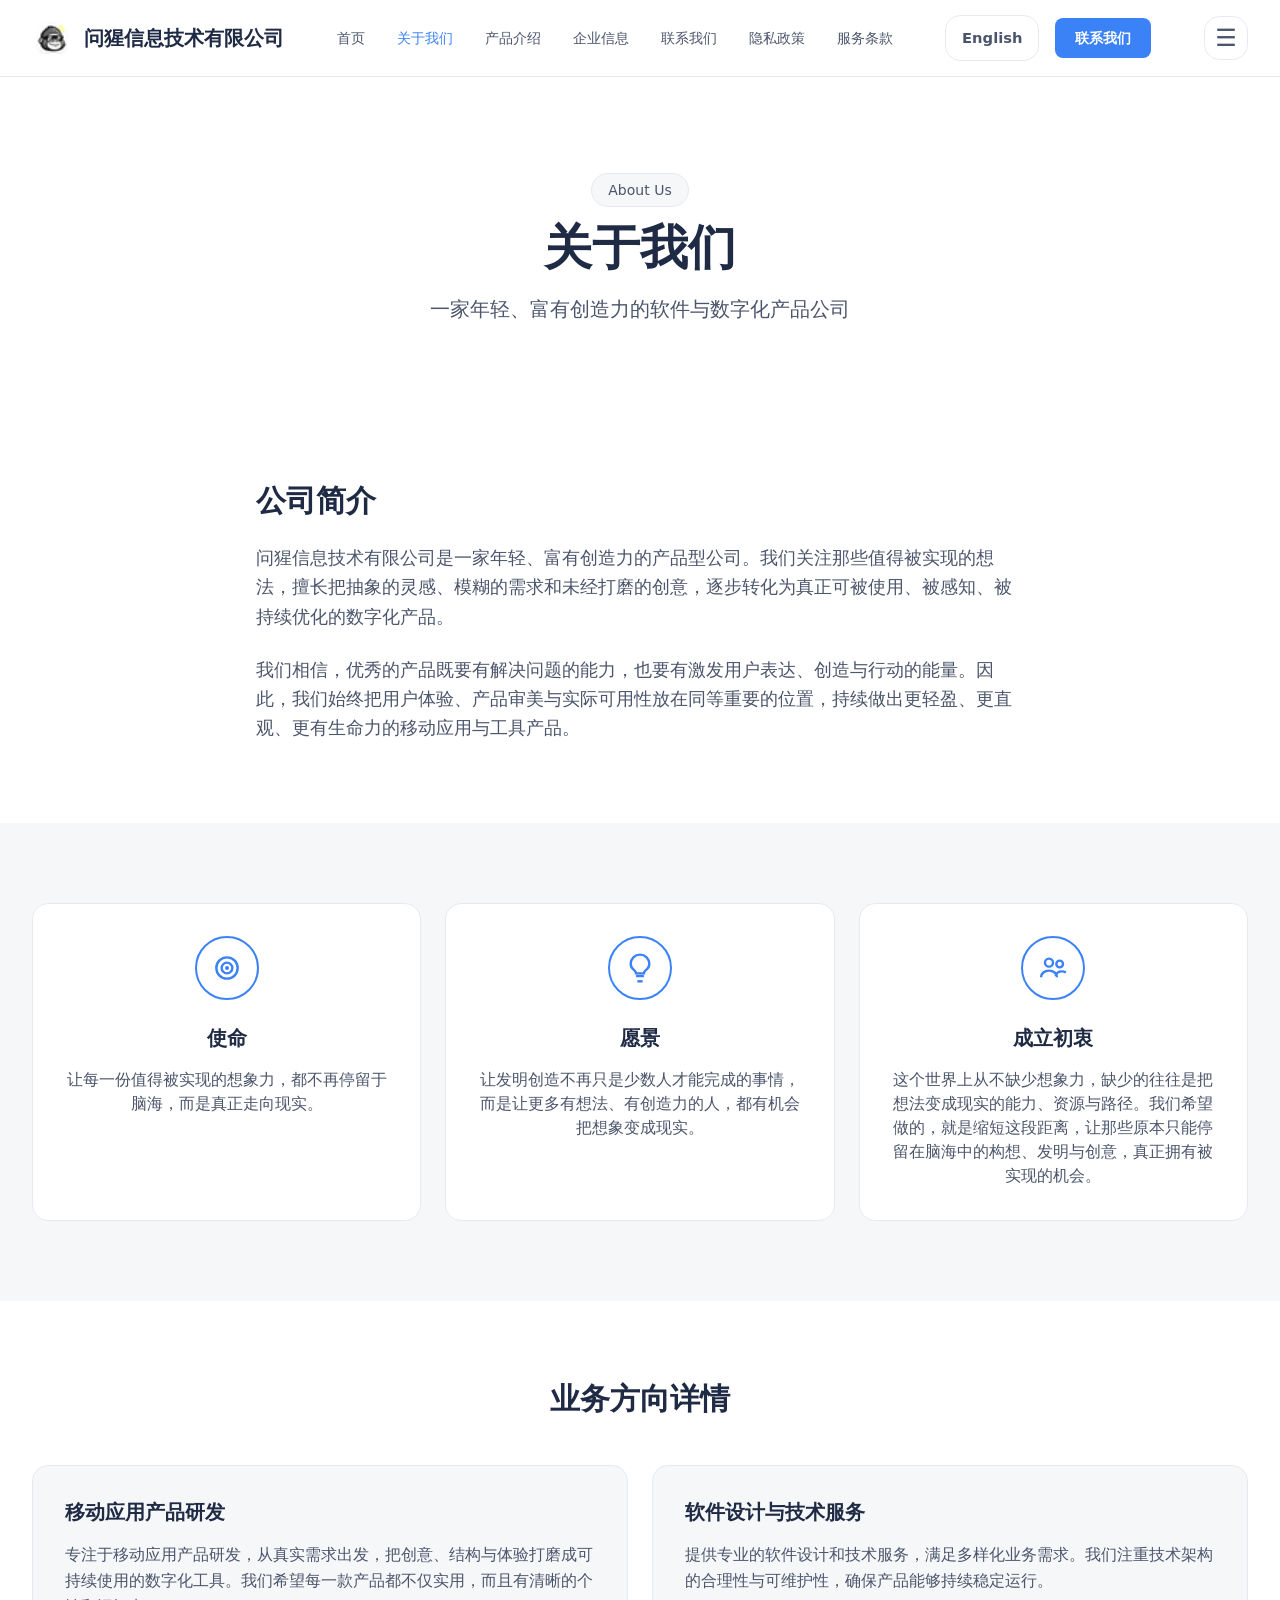
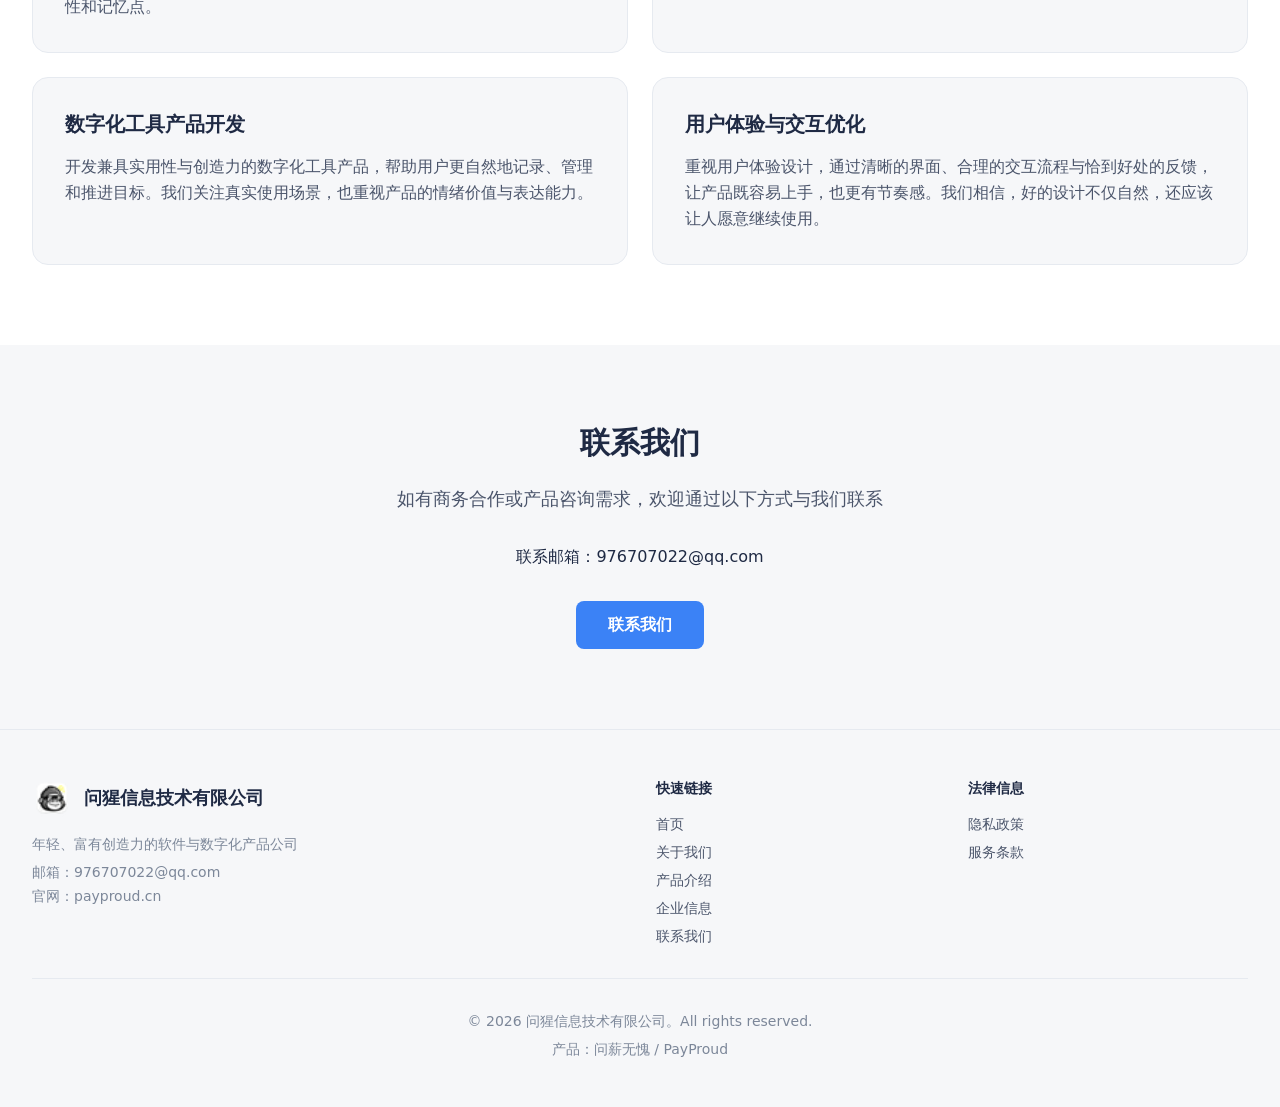
<file: about.html>
<!DOCTYPE html>
<html lang="zh-CN">
  <head>
    <meta charset="UTF-8" />
    <meta name="viewport" content="width=device-width, initial-scale=1.0" />
    <title>关于我们 - 问猩信息技术</title>
    <meta name="description" content="了解问猩信息技术有限公司这家年轻、富有创造力的数字化产品公司的使命、愿景与业务方向。" />
    <link rel="icon" href="favicon.ico" type="image/x-icon" />
    <link rel="stylesheet" href="assets/css/style.css" />
    <script src="assets/js/main.js" defer></script>
  </head>
  <body data-page="about" data-locale="zh">
    <div data-site-header></div>
    <main>
<div class="min-h-screen bg-white">
        <section class="pt-24 pb-20 bg-white">
          <div class="max-w-7xl mx-auto px-4 sm:px-6 lg:px-8 text-center">
            <span class="inline-block px-4 py-1.5 bg-[#F6F7F9] border border-[#E6EAF0] rounded-full text-sm text-[#4B556B] mb-4">
              About Us
            </span>
            <h1 class="text-4xl md:text-5xl font-bold text-[#1F2A44] mb-6">
              关于我们
            </h1>
            <p class="text-xl text-[#4B556B] max-w-3xl mx-auto">
              一家年轻、富有创造力的软件与数字化产品公司
            </p>
          </div>
        </section>

        <section class="py-20 bg-white">
          <div class="max-w-7xl mx-auto px-4 sm:px-6 lg:px-8">
            <div class="max-w-3xl mx-auto">
              <h2 class="text-3xl font-bold text-[#1F2A44] mb-6">
                公司简介
              </h2>
              <p class="text-lg text-[#4B556B] leading-relaxed mb-6">
                问猩信息技术有限公司是一家年轻、富有创造力的产品型公司。我们关注那些值得被实现的想法，擅长把抽象的灵感、模糊的需求和未经打磨的创意，逐步转化为真正可被使用、被感知、被持续优化的数字化产品。
              </p>
              <p class="text-lg text-[#4B556B] leading-relaxed">
                我们相信，优秀的产品既要有解决问题的能力，也要有激发用户表达、创造与行动的能量。因此，我们始终把用户体验、产品审美与实际可用性放在同等重要的位置，持续做出更轻盈、更直观、更有生命力的移动应用与工具产品。
              </p>
            </div>
          </div>
        </section>

        <section class="py-20 bg-[#F6F7F9]">
          <div class="max-w-7xl mx-auto px-4 sm:px-6 lg:px-8">
            <div class="grid grid-cols-1 md:grid-cols-3 gap-6">
              <div class="text-center p-8 bg-white border border-[#E6EAF0] rounded-2xl">
                <div class="w-16 h-16 border-2 border-[#3B82F6] rounded-full flex items-center justify-center mx-auto mb-6">
                  <svg class="w-8 h-8 text-[#3B82F6]" viewBox="0 0 24 24" fill="none" stroke="currentColor" stroke-width="1.8"><circle cx="12" cy="12" r="8"></circle><circle cx="12" cy="12" r="4"></circle><circle cx="12" cy="12" r="1.5" fill="currentColor" stroke="none"></circle></svg>
                </div>
                <h3 class="text-xl font-semibold text-[#1F2A44] mb-4">
                  使命
                </h3>
                <p class="text-[#4B556B]">
                  让每一份值得被实现的想象力，都不再停留于脑海，而是真正走向现实。
                </p>
              </div>

              <div class="text-center p-8 bg-white border border-[#E6EAF0] rounded-2xl">
                <div class="w-16 h-16 border-2 border-[#3B82F6] rounded-full flex items-center justify-center mx-auto mb-6">
                  <svg class="w-8 h-8 text-[#3B82F6]" viewBox="0 0 24 24" fill="none" stroke="currentColor" stroke-width="1.8"><path d="M9 18h6"></path><path d="M10 22h4"></path><path d="M8 14c-1.3-1-3-2.8-3-5a7 7 0 1114 0c0 2.2-1.7 4-3 5-.7.5-1 1.3-1 2h-6c0-.7-.3-1.5-1-2z"></path></svg>
                </div>
                <h3 class="text-xl font-semibold text-[#1F2A44] mb-4">
                  愿景
                </h3>
                <p class="text-[#4B556B]">
                  让发明创造不再只是少数人才能完成的事情，而是让更多有想法、有创造力的人，都有机会把想象变成现实。
                </p>
              </div>

              <div class="text-center p-8 bg-white border border-[#E6EAF0] rounded-2xl">
                <div class="w-16 h-16 border-2 border-[#3B82F6] rounded-full flex items-center justify-center mx-auto mb-6">
                  <svg class="w-8 h-8 text-[#3B82F6]" viewBox="0 0 24 24" fill="none" stroke="currentColor" stroke-width="1.8"><circle cx="9" cy="8" r="3"></circle><circle cx="17" cy="9" r="2.5"></circle><path d="M3 19c0-3 2.7-5 6-5s6 2 6 5"></path><path d="M14 18c.4-2 2-3.5 4.5-3.5 1.2 0 2.3.3 3.2.9"></path></svg>
                </div>
                <h3 class="text-xl font-semibold text-[#1F2A44] mb-4">
                  成立初衷
                </h3>
                <p class="text-[#4B556B]">
                  这个世界上从不缺少想象力，缺少的往往是把想法变成现实的能力、资源与路径。我们希望做的，就是缩短这段距离，让那些原本只能停留在脑海中的构想、发明与创意，真正拥有被实现的机会。
                </p>
              </div>
            </div>
          </div>
        </section>

        <section class="py-20 bg-white">
          <div class="max-w-7xl mx-auto px-4 sm:px-6 lg:px-8">
            <h2 class="text-3xl font-bold text-[#1F2A44] mb-12 text-center">
              业务方向详情
            </h2>
            <div class="grid grid-cols-1 md:grid-cols-2 gap-6">
              <div class="p-8 bg-[#F6F7F9] border border-[#E6EAF0] rounded-2xl">
                <h3 class="text-xl font-semibold text-[#1F2A44] mb-4">
                  移动应用产品研发
                </h3>
                <p class="text-[#4B556B] leading-relaxed">
                  专注于移动应用产品研发，从真实需求出发，把创意、结构与体验打磨成可持续使用的数字化工具。我们希望每一款产品都不仅实用，而且有清晰的个性和记忆点。
                </p>
              </div>

              <div class="p-8 bg-[#F6F7F9] border border-[#E6EAF0] rounded-2xl">
                <h3 class="text-xl font-semibold text-[#1F2A44] mb-4">
                  软件设计与技术服务
                </h3>
                <p class="text-[#4B556B] leading-relaxed">
                  提供专业的软件设计和技术服务，满足多样化业务需求。我们注重技术架构的合理性与可维护性，确保产品能够持续稳定运行。
                </p>
              </div>

              <div class="p-8 bg-[#F6F7F9] border border-[#E6EAF0] rounded-2xl">
                <h3 class="text-xl font-semibold text-[#1F2A44] mb-4">
                  数字化工具产品开发
                </h3>
                <p class="text-[#4B556B] leading-relaxed">
                  开发兼具实用性与创造力的数字化工具产品，帮助用户更自然地记录、管理和推进目标。我们关注真实使用场景，也重视产品的情绪价值与表达能力。
                </p>
              </div>

              <div class="p-8 bg-[#F6F7F9] border border-[#E6EAF0] rounded-2xl">
                <h3 class="text-xl font-semibold text-[#1F2A44] mb-4">
                  用户体验与交互优化
                </h3>
                <p class="text-[#4B556B] leading-relaxed">
                  重视用户体验设计，通过清晰的界面、合理的交互流程与恰到好处的反馈，让产品既容易上手，也更有节奏感。我们相信，好的设计不仅自然，还应该让人愿意继续使用。
                </p>
              </div>
            </div>
          </div>
        </section>

        <section class="py-20 bg-[#F6F7F9]">
          <div class="max-w-7xl mx-auto px-4 sm:px-6 lg:px-8 text-center">
            <h2 class="text-3xl font-bold text-[#1F2A44] mb-6">
              联系我们
            </h2>
            <p class="text-lg text-[#4B556B] mb-8 max-w-2xl mx-auto">
              如有商务合作或产品咨询需求，欢迎通过以下方式与我们联系
            </p>
            <div class="text-[#1F2A44] mb-8">
              <p>联系邮箱：<a href="mailto:976707022@qq.com" class="hover:text-[#3B82F6] transition-colors">976707022@qq.com</a></p>
            </div>
            <a href="contact.html" class="inline-block px-8 py-3 bg-[#3B82F6] text-white font-semibold rounded-lg hover:bg-[#2563EB] transition-colors">
              联系我们
            </a>
          </div>
        </section>
      </div>
    </main>
    <div data-site-footer></div>
  </body>
</html>
</file>
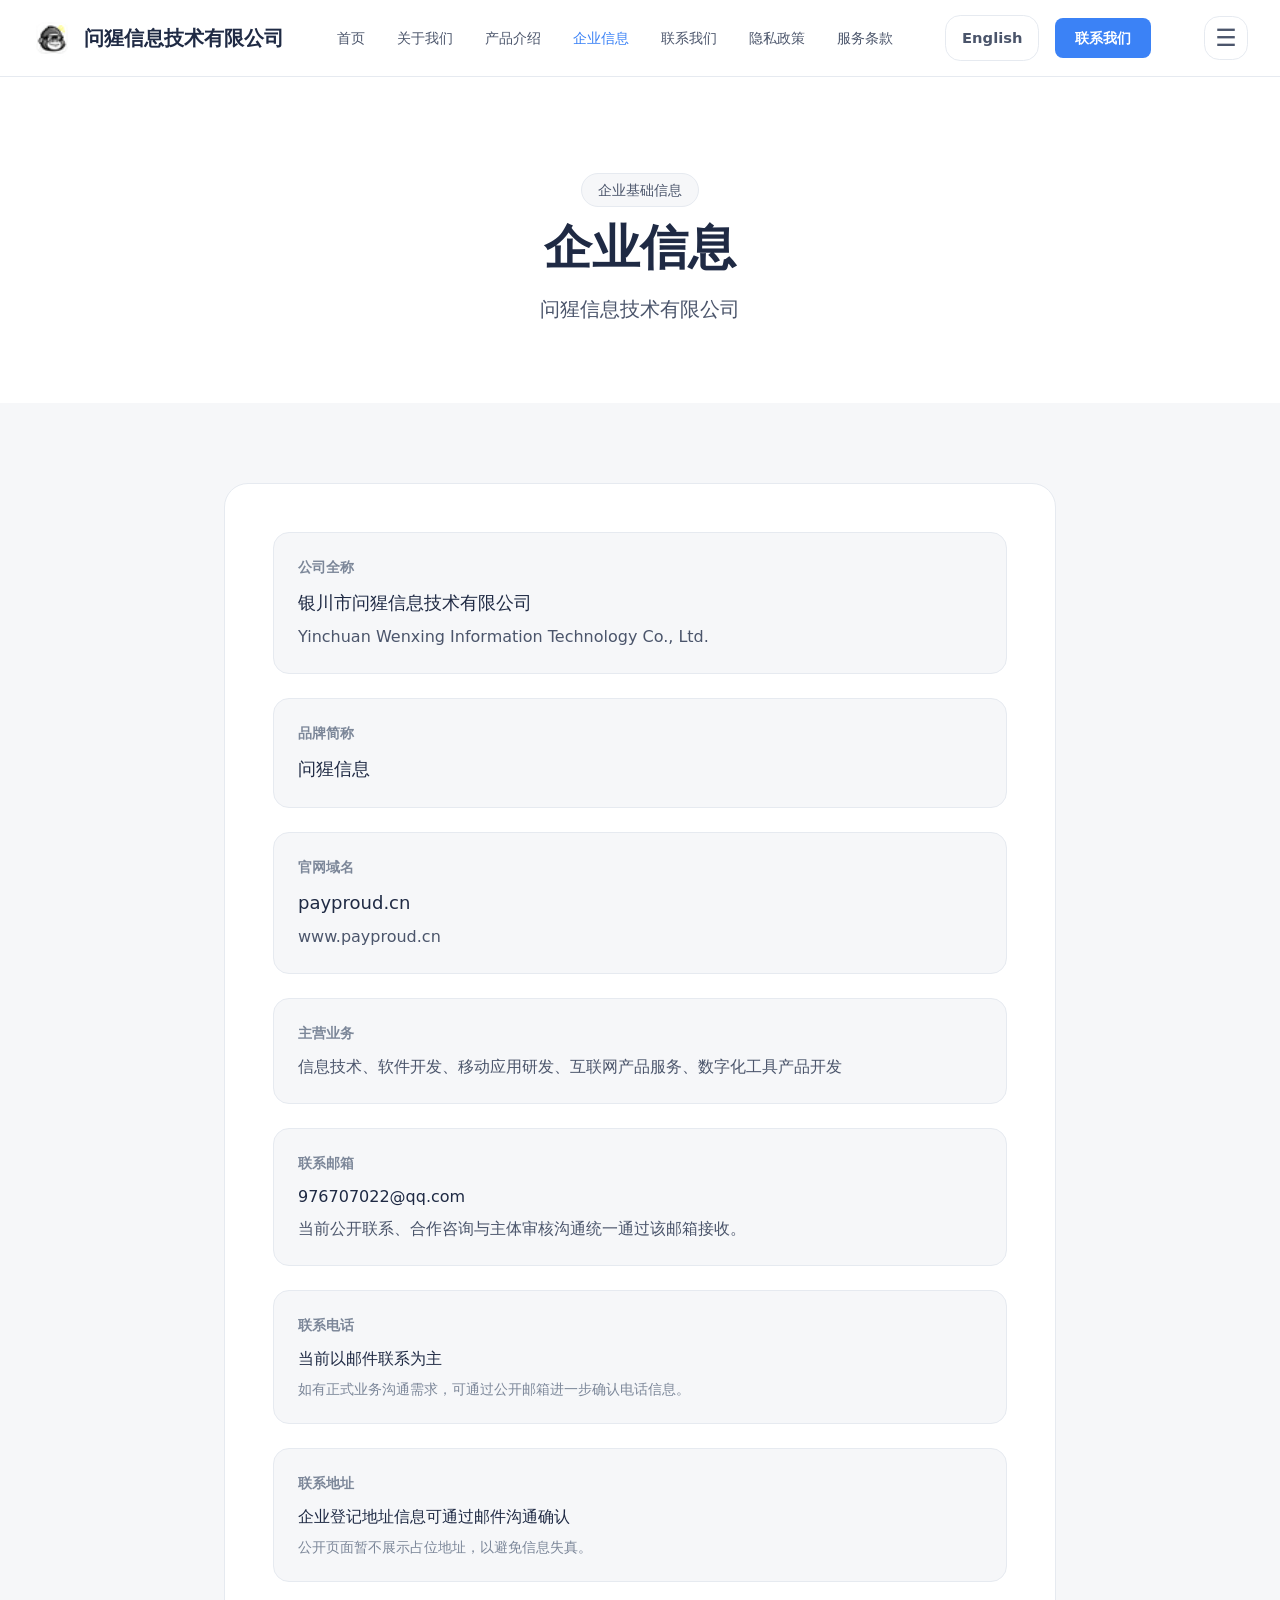
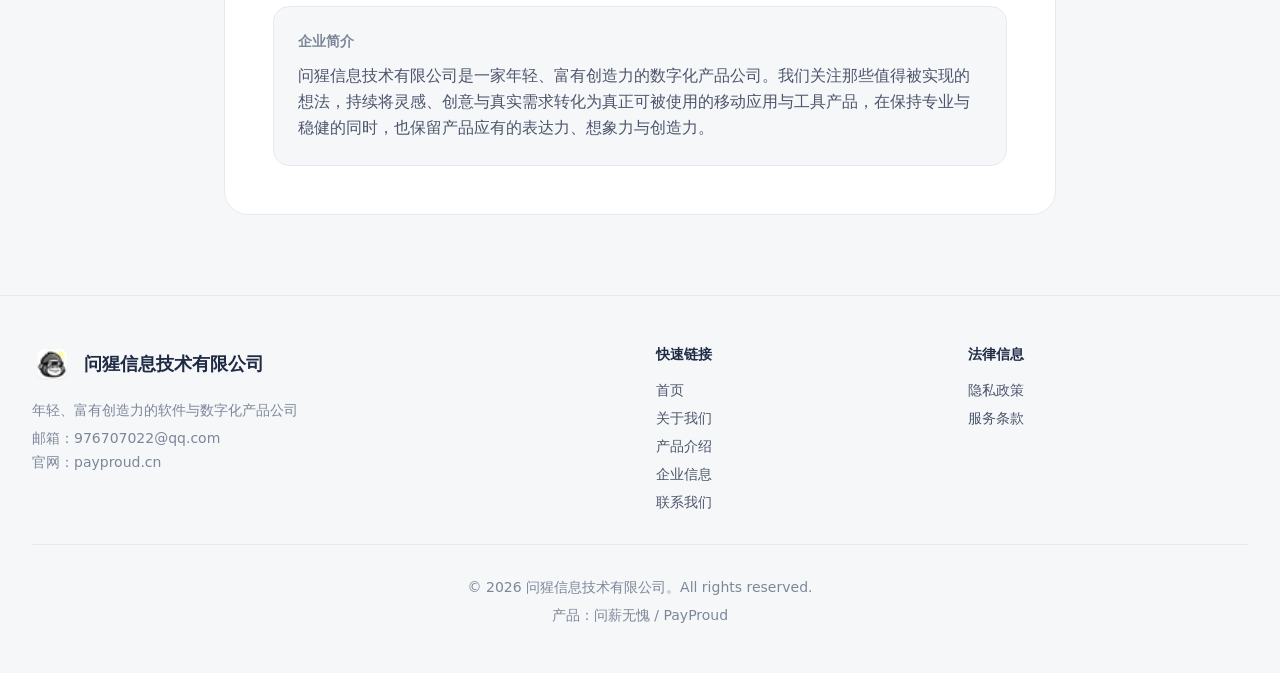
<file: company.html>
<!DOCTYPE html>
<html lang="zh-CN">
  <head>
    <meta charset="UTF-8" />
    <meta name="viewport" content="width=device-width, initial-scale=1.0" />
    <title>企业信息 - 问猩信息</title>
    <meta name="description" content="问猩信息技术有限公司企业信息，包括公司全称、域名、主营业务、联系方式等。" />
    <link rel="icon" href="favicon.ico" type="image/x-icon" />
    <link rel="stylesheet" href="assets/css/style.css" />
    <script src="assets/js/main.js" defer></script>
  </head>
  <body data-page="company" data-locale="zh">
    <div data-site-header></div>
    <main>
<div class="min-h-screen bg-white">
        <section class="pt-24 pb-20 bg-white">
          <div class="max-w-7xl mx-auto px-4 sm:px-6 lg:px-8 text-center">
            <span class="inline-block px-4 py-1.5 bg-[#F6F7F9] border border-[#E6EAF0] rounded-full text-sm text-[#4B556B] mb-4">
              企业基础信息
            </span>
            <h1 class="text-4xl md:text-5xl font-bold text-[#1F2A44] mb-6">
              企业信息
            </h1>
            <p class="text-xl text-[#4B556B] max-w-3xl mx-auto">
              问猩信息技术有限公司
            </p>
          </div>
        </section>

        <section class="py-20 bg-[#F6F7F9]">
          <div class="max-w-4xl mx-auto px-4 sm:px-6 lg:px-8">
            <div class="bg-white border border-[#E6EAF0] rounded-3xl p-8 md:p-12">
              <div class="space-y-6">
                <div class="p-6 bg-[#F6F7F9] border border-[#E6EAF0] rounded-2xl">
                  <h2 class="text-sm font-semibold text-[#7C8799] mb-3">
                    公司全称
                  </h2>
                  <p class="text-[#1F2A44] text-lg font-medium">
                    银川市问猩信息技术有限公司
                  </p>
                  <p class="text-[#4B556B] mt-2">
                    Yinchuan Wenxing Information Technology Co., Ltd.
                  </p>
                </div>

                <div class="p-6 bg-[#F6F7F9] border border-[#E6EAF0] rounded-2xl">
                  <h2 class="text-sm font-semibold text-[#7C8799] mb-3">
                    品牌简称
                  </h2>
                  <p class="text-[#1F2A44] text-lg font-medium">
                    问猩信息
                  </p>
                </div>

                <div class="p-6 bg-[#F6F7F9] border border-[#E6EAF0] rounded-2xl">
                  <h2 class="text-sm font-semibold text-[#7C8799] mb-3">
                    官网域名
                  </h2>
                  <p class="text-[#1F2A44] text-lg font-medium">
                    <a href="https://payproud.cn" class="hover:text-[#3B82F6] transition-colors">payproud.cn</a>
                  </p>
                  <p class="text-[#4B556B] mt-2">
                    <a href="https://www.payproud.cn" class="hover:text-[#3B82F6] transition-colors">www.payproud.cn</a>
                  </p>
                </div>

                <div class="p-6 bg-[#F6F7F9] border border-[#E6EAF0] rounded-2xl">
                  <h2 class="text-sm font-semibold text-[#7C8799] mb-3">
                    主营业务
                  </h2>
                  <p class="text-[#4B556B]">
                    信息技术、软件开发、移动应用研发、互联网产品服务、数字化工具产品开发
                  </p>
                </div>

                <div class="p-6 bg-[#F6F7F9] border border-[#E6EAF0] rounded-2xl">
                  <h2 class="text-sm font-semibold text-[#7C8799] mb-3">
                    联系邮箱
                  </h2>
                  <p class="text-[#1F2A44] font-medium">
                    <a href="mailto:976707022@qq.com" class="hover:text-[#3B82F6] transition-colors">976707022@qq.com</a>
                  </p>
                  <p class="text-[#4B556B] mt-2">
                    当前公开联系、合作咨询与主体审核沟通统一通过该邮箱接收。
                  </p>
                </div>

                <div class="p-6 bg-[#F6F7F9] border border-[#E6EAF0] rounded-2xl">
                  <h2 class="text-sm font-semibold text-[#7C8799] mb-3">
                    联系电话
                  </h2>
                  <p class="text-[#1F2A44] font-medium">
                    当前以邮件联系为主
                  </p>
                  <p class="text-[#7C8799] text-sm mt-2">
                    如有正式业务沟通需求，可通过公开邮箱进一步确认电话信息。
                  </p>
                </div>

                <div class="p-6 bg-[#F6F7F9] border border-[#E6EAF0] rounded-2xl">
                  <h2 class="text-sm font-semibold text-[#7C8799] mb-3">
                    联系地址
                  </h2>
                  <p class="text-[#1F2A44] font-medium">
                    企业登记地址信息可通过邮件沟通确认
                  </p>
                  <p class="text-[#7C8799] text-sm mt-2">
                    公开页面暂不展示占位地址，以避免信息失真。
                  </p>
                </div>

                <div class="p-6 bg-[#F6F7F9] border border-[#E6EAF0] rounded-2xl">
                  <h2 class="text-sm font-semibold text-[#7C8799] mb-3">
                    企业简介
                  </h2>
                  <p class="text-[#4B556B] leading-relaxed">
                    问猩信息技术有限公司是一家年轻、富有创造力的数字化产品公司。我们关注那些值得被实现的想法，持续将灵感、创意与真实需求转化为真正可被使用的移动应用与工具产品，在保持专业与稳健的同时，也保留产品应有的表达力、想象力与创造力。
                  </p>
                </div>
              </div>
            </div>
          </div>
        </section>
      </div>
    </main>
    <div data-site-footer></div>
  </body>
</html>
</file>
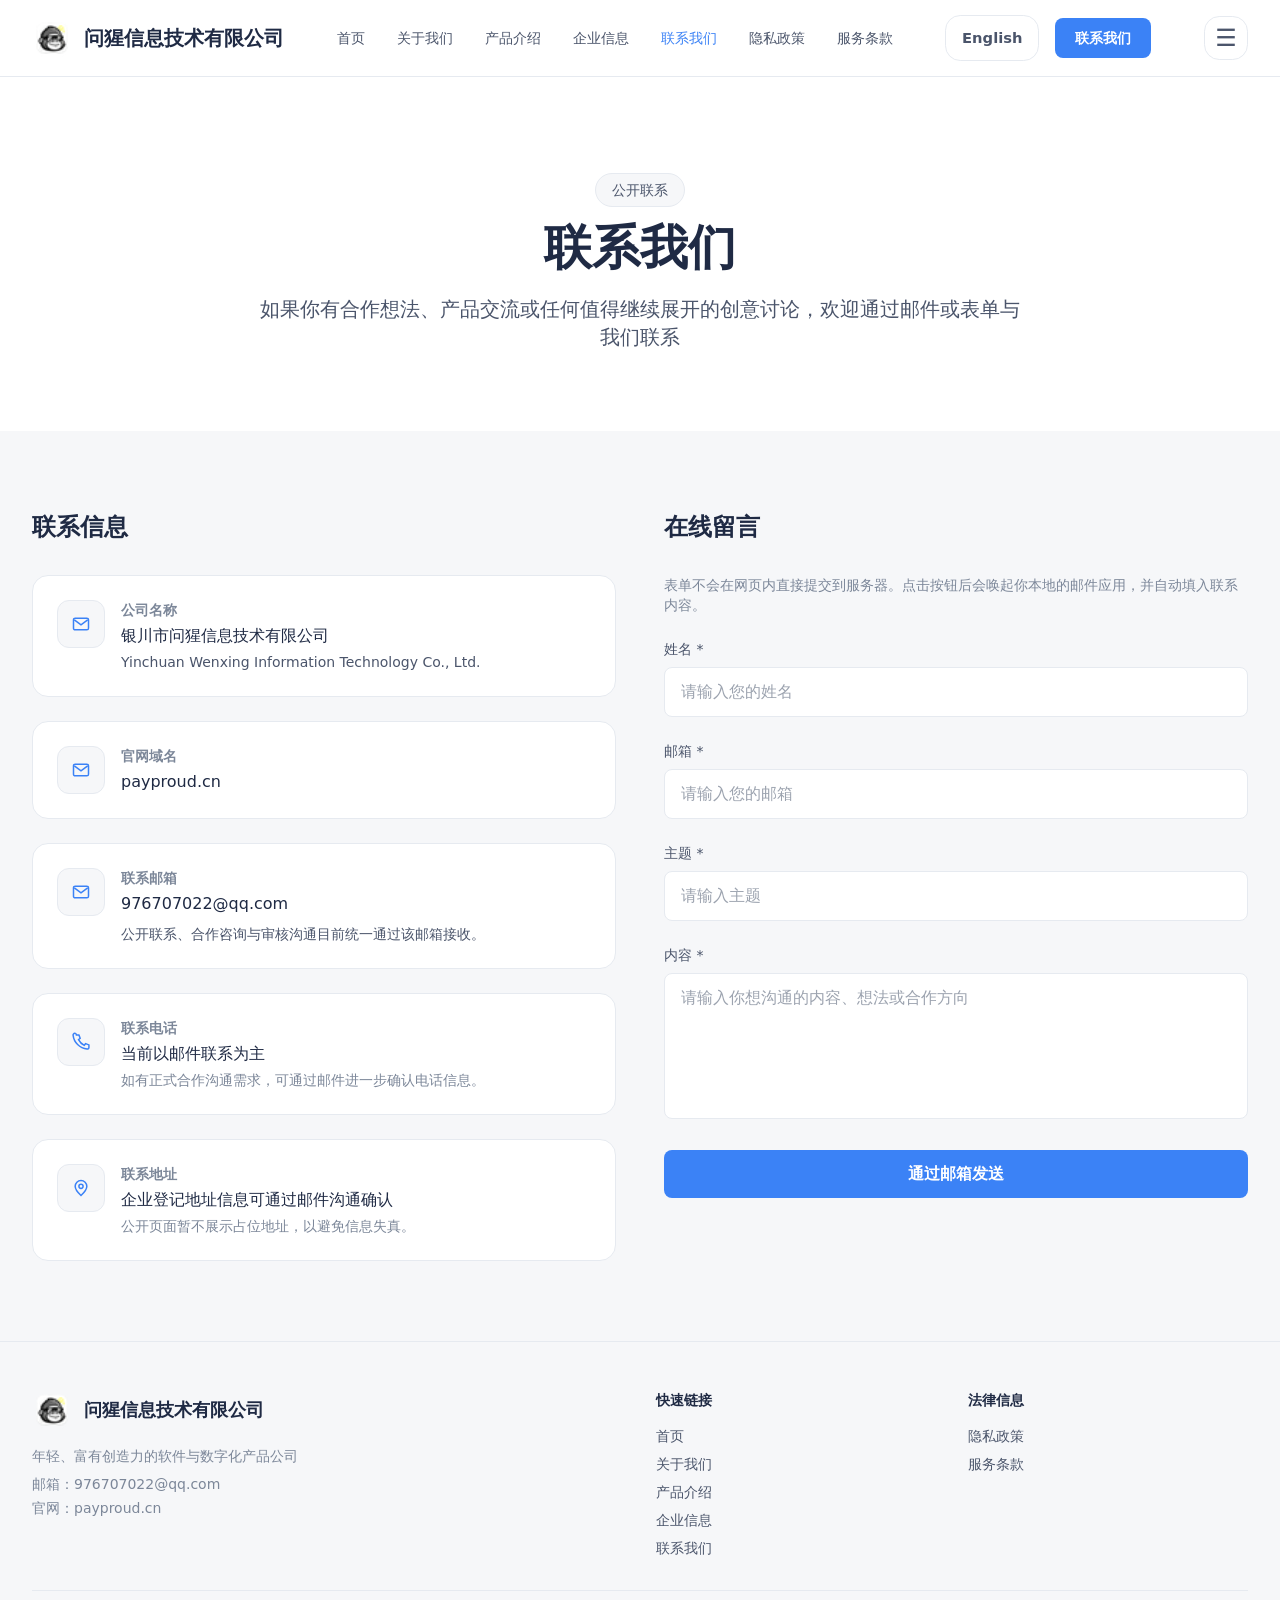
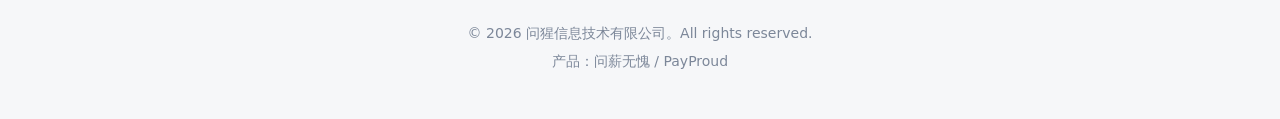
<file: contact.html>
<!DOCTYPE html>
<html lang="zh-CN">
  <head>
    <meta charset="UTF-8" />
    <meta name="viewport" content="width=device-width, initial-scale=1.0" />
    <title>联系我们 - 问猩信息</title>
    <meta name="description" content="联系问猩信息技术有限公司。无论是产品交流、合作沟通还是想法讨论，都欢迎通过邮件或表单与我们联系。" />
    <link rel="icon" href="favicon.ico" type="image/x-icon" />
    <link rel="stylesheet" href="assets/css/style.css" />
    <script src="assets/js/main.js" defer></script>
  </head>
  <body data-page="contact" data-locale="zh">
    <div data-site-header></div>
    <main>
      <div class="min-h-screen bg-white">
        <section class="pt-24 pb-20 bg-white">
          <div class="max-w-7xl mx-auto px-4 sm:px-6 lg:px-8 text-center">
            <span class="inline-block px-4 py-1.5 bg-[#F6F7F9] border border-[#E6EAF0] rounded-full text-sm text-[#4B556B] mb-4">公开联系</span>
            <h1 class="text-4xl md:text-5xl font-bold text-[#1F2A44] mb-6">联系我们</h1>
            <p class="text-xl text-[#4B556B] max-w-3xl mx-auto">如果你有合作想法、产品交流或任何值得继续展开的创意讨论，欢迎通过邮件或表单与我们联系</p>
          </div>
        </section>
        <section class="py-20 bg-[#F6F7F9]">
          <div class="max-w-7xl mx-auto px-4 sm:px-6 lg:px-8">
            <div class="grid grid-cols-1 lg:grid-cols-2 gap-12">
              <div>
                <h2 class="text-2xl font-bold text-[#1F2A44] mb-8">联系信息</h2>
                <div class="space-y-6">
                  <div class="p-6 bg-white border border-[#E6EAF0] rounded-2xl"><div class="flex items-start gap-4"><div class="w-12 h-12 bg-[#F6F7F9] border border-[#E6EAF0] rounded-xl flex items-center justify-center flex-shrink-0"><svg class="w-5 h-5 text-[#3B82F6]" viewBox="0 0 24 24" fill="none" stroke="currentColor" stroke-width="1.8"><rect x="3" y="5" width="18" height="14" rx="2"></rect><path d="M4 7l8 6 8-6"></path></svg></div><div><h3 class="text-sm font-semibold text-[#7C8799] mb-1">公司名称</h3><p class="text-[#1F2A44] font-medium">银川市问猩信息技术有限公司</p><p class="text-[#4B556B] text-sm mt-1">Yinchuan Wenxing Information Technology Co., Ltd.</p></div></div></div>
                  <div class="p-6 bg-white border border-[#E6EAF0] rounded-2xl"><div class="flex items-start gap-4"><div class="w-12 h-12 bg-[#F6F7F9] border border-[#E6EAF0] rounded-xl flex items-center justify-center flex-shrink-0"><svg class="w-5 h-5 text-[#3B82F6]" viewBox="0 0 24 24" fill="none" stroke="currentColor" stroke-width="1.8"><rect x="3" y="5" width="18" height="14" rx="2"></rect><path d="M4 7l8 6 8-6"></path></svg></div><div><h3 class="text-sm font-semibold text-[#7C8799] mb-1">官网域名</h3><p class="text-[#1F2A44] font-medium"><a href="https://payproud.cn" class="hover:text-[#3B82F6] transition-colors">payproud.cn</a></p></div></div></div>
                  <div class="p-6 bg-white border border-[#E6EAF0] rounded-2xl"><div class="flex items-start gap-4"><div class="w-12 h-12 bg-[#F6F7F9] border border-[#E6EAF0] rounded-xl flex items-center justify-center flex-shrink-0"><svg class="w-5 h-5 text-[#3B82F6]" viewBox="0 0 24 24" fill="none" stroke="currentColor" stroke-width="1.8"><rect x="3" y="5" width="18" height="14" rx="2"></rect><path d="M4 7l8 6 8-6"></path></svg></div><div><h3 class="text-sm font-semibold text-[#7C8799] mb-1">联系邮箱</h3><p class="text-[#1F2A44] font-medium"><a href="mailto:976707022@qq.com" class="hover:text-[#3B82F6] transition-colors">976707022@qq.com</a></p><p class="text-[#4B556B] text-sm mt-2">公开联系、合作咨询与审核沟通目前统一通过该邮箱接收。</p></div></div></div>
                  <div class="p-6 bg-white border border-[#E6EAF0] rounded-2xl"><div class="flex items-start gap-4"><div class="w-12 h-12 bg-[#F6F7F9] border border-[#E6EAF0] rounded-xl flex items-center justify-center flex-shrink-0"><svg class="w-5 h-5 text-[#3B82F6]" viewBox="0 0 24 24" fill="none" stroke="currentColor" stroke-width="1.8"><path d="M6.5 3.5h3l1.5 4-2 1.6a16 16 0 006.9 6.9l1.6-2 4 1.5v3a2 2 0 01-2.2 2 19 19 0 01-16.8-16.8A2 2 0 016.5 3.5z"></path></svg></div><div><h3 class="text-sm font-semibold text-[#7C8799] mb-1">联系电话</h3><p class="text-[#1F2A44] font-medium">当前以邮件联系为主</p><p class="text-[#7C8799] text-sm mt-1">如有正式合作沟通需求，可通过邮件进一步确认电话信息。</p></div></div></div>
                  <div class="p-6 bg-white border border-[#E6EAF0] rounded-2xl"><div class="flex items-start gap-4"><div class="w-12 h-12 bg-[#F6F7F9] border border-[#E6EAF0] rounded-xl flex items-center justify-center flex-shrink-0"><svg class="w-5 h-5 text-[#3B82F6]" viewBox="0 0 24 24" fill="none" stroke="currentColor" stroke-width="1.8"><path d="M12 21s7-6.2 7-11a7 7 0 10-14 0c0 4.8 7 11 7 11z"></path><circle cx="12" cy="10" r="2.5"></circle></svg></div><div><h3 class="text-sm font-semibold text-[#7C8799] mb-1">联系地址</h3><p class="text-[#1F2A44] font-medium">企业登记地址信息可通过邮件沟通确认</p><p class="text-[#7C8799] text-sm mt-1">公开页面暂不展示占位地址，以避免信息失真。</p></div></div></div>
                </div>
              </div>
              <div>
                <h2 class="text-2xl font-bold text-[#1F2A44] mb-8">在线留言</h2>
                <p class="text-sm text-[#7C8799] mb-6">表单不会在网页内直接提交到服务器。点击按钮后会唤起你本地的邮件应用，并自动填入联系内容。</p>
                <form class="space-y-6" data-contact-form>
                  <div><label for="name" class="block text-sm font-medium text-[#4B556B] mb-2">姓名 *</label><input type="text" id="name" name="name" required class="w-full px-4 py-3 border border-[#E6EAF0] rounded-lg focus:ring-2 focus:ring-[#3B82F6] focus:border-[#3B82F6] transition-colors bg-white" placeholder="请输入您的姓名" /></div>
                  <div><label for="email" class="block text-sm font-medium text-[#4B556B] mb-2">邮箱 *</label><input type="email" id="email" name="email" required class="w-full px-4 py-3 border border-[#E6EAF0] rounded-lg focus:ring-2 focus:ring-[#3B82F6] focus:border-[#3B82F6] transition-colors bg-white" placeholder="请输入您的邮箱" /></div>
                  <div><label for="subject" class="block text-sm font-medium text-[#4B556B] mb-2">主题 *</label><input type="text" id="subject" name="subject" required class="w-full px-4 py-3 border border-[#E6EAF0] rounded-lg focus:ring-2 focus:ring-[#3B82F6] focus:border-[#3B82F6] transition-colors bg-white" placeholder="请输入主题" /></div>
                  <div><label for="message" class="block text-sm font-medium text-[#4B556B] mb-2">内容 *</label><textarea id="message" name="message" required rows="5" class="w-full px-4 py-3 border border-[#E6EAF0] rounded-lg focus:ring-2 focus:ring-[#3B82F6] focus:border-[#3B82F6] transition-colors bg-white resize-none" placeholder="请输入你想沟通的内容、想法或合作方向"></textarea></div>
                  <button type="submit" class="w-full py-3 px-4 rounded-lg font-semibold transition-colors bg-[#3B82F6] hover:bg-[#2563EB] text-white" data-submit-button>通过邮箱发送</button>
                  <div class="hidden p-4 bg-blue-50 border border-blue-200 rounded-lg text-blue-700 text-center" data-submit-success></div>
                </form>
              </div>
            </div>
          </div>
        </section>
      </div>
    </main>
    <div data-site-footer></div>
  </body>
</html>
</file>
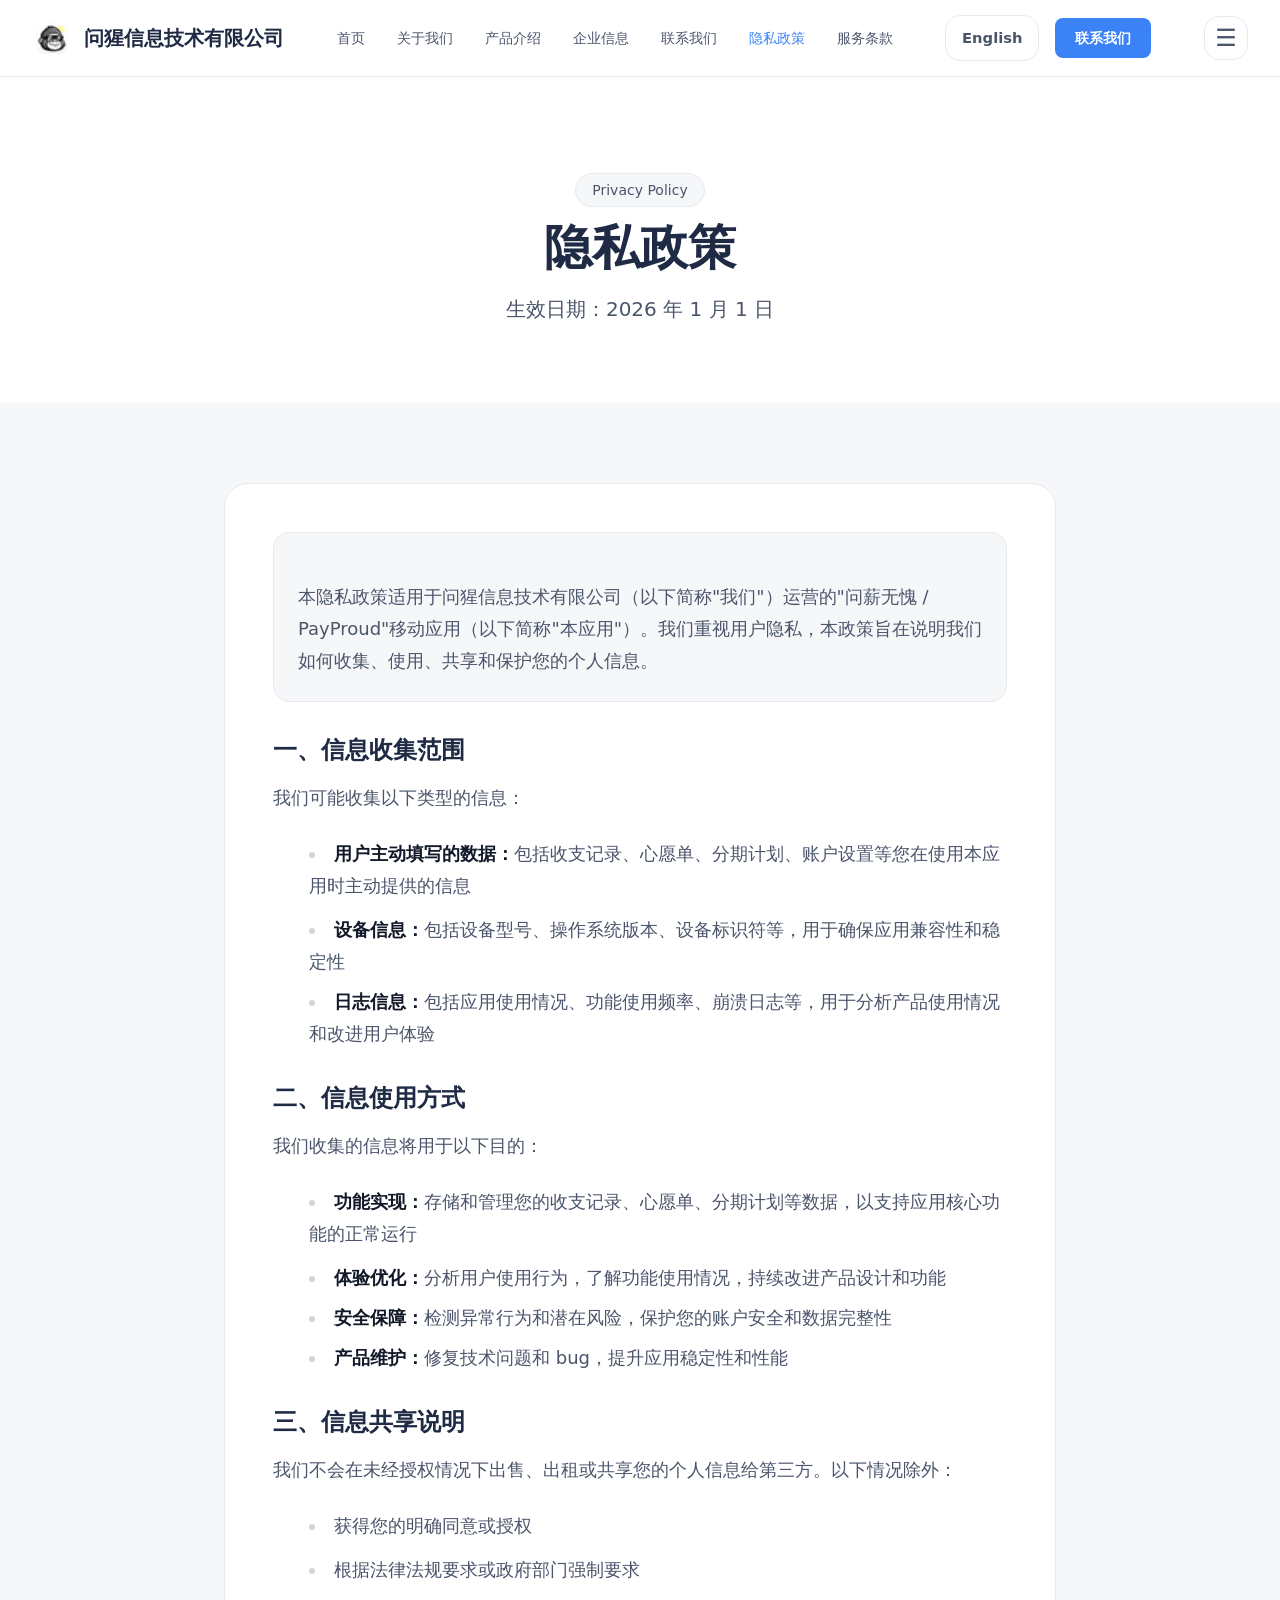
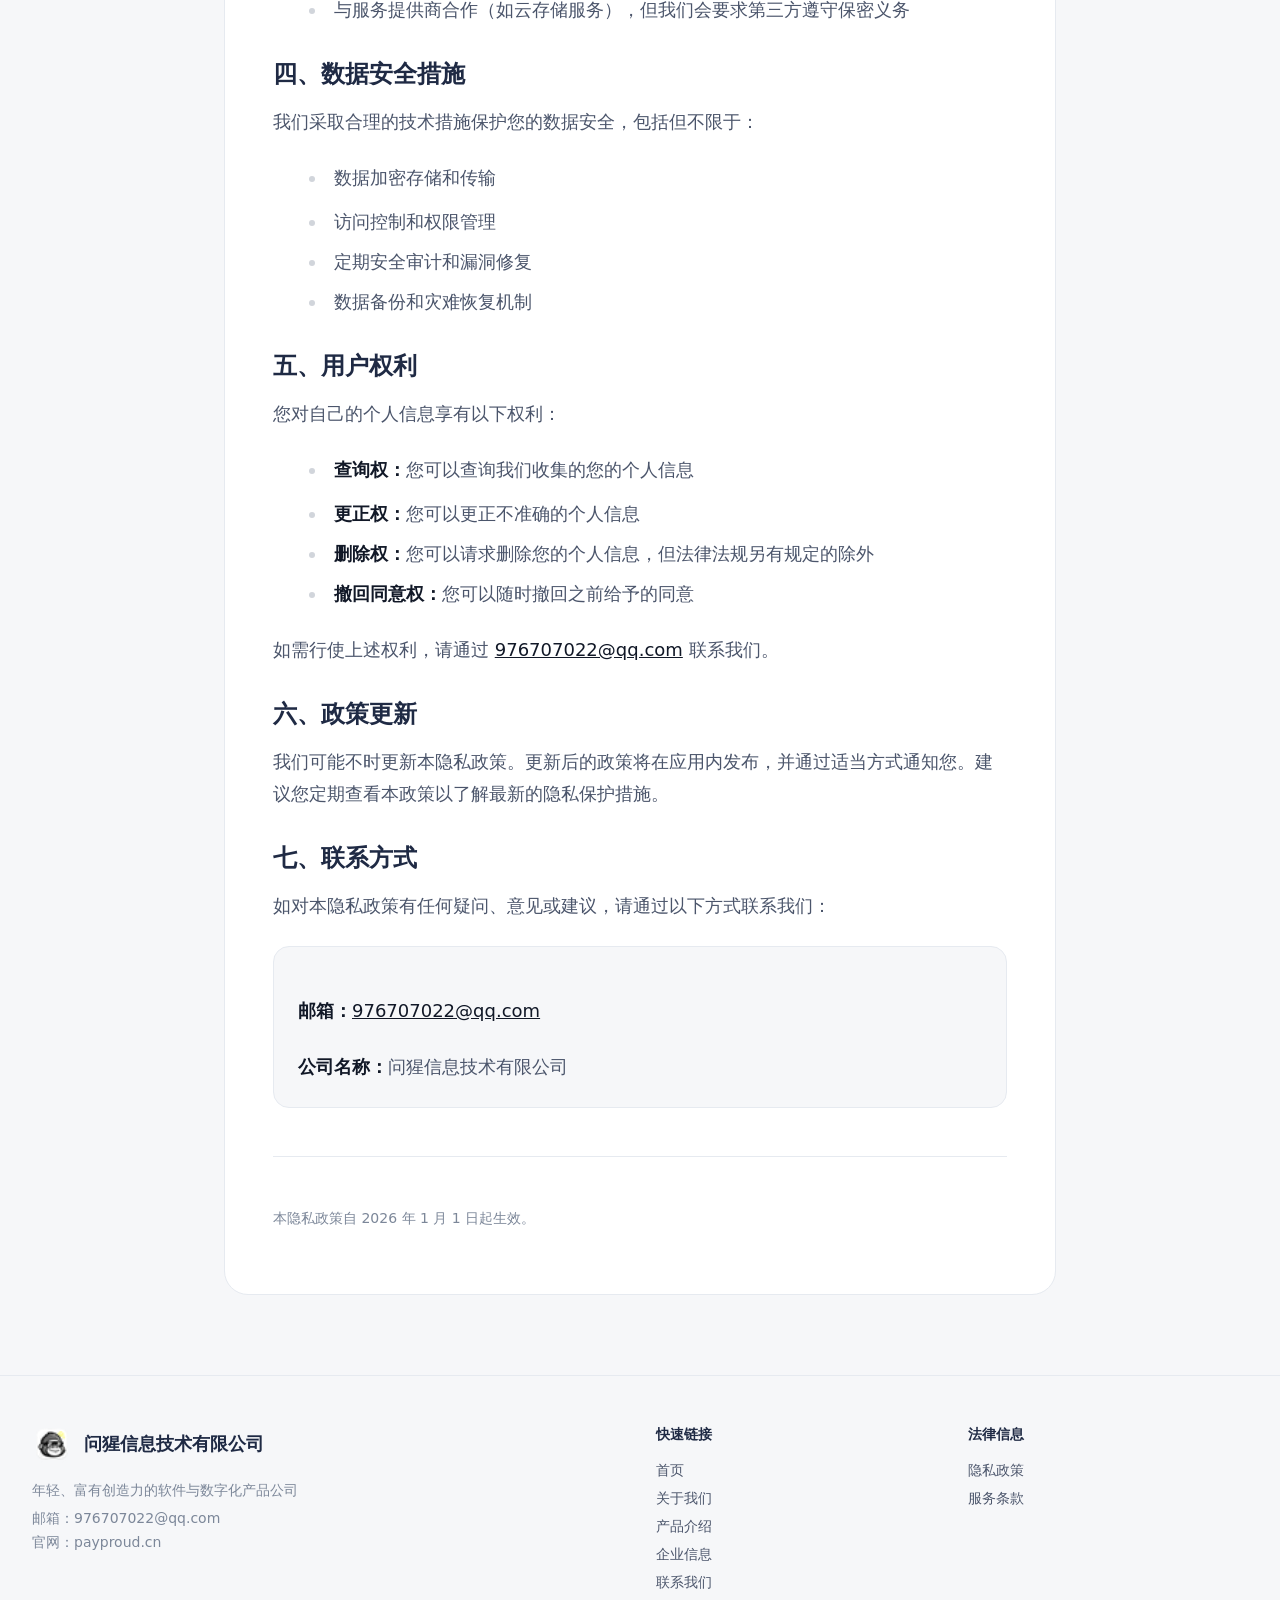
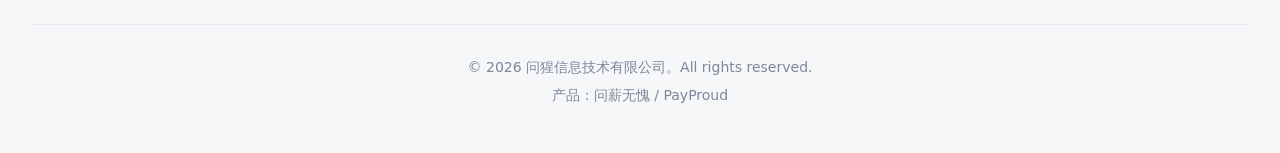
<file: privacy.html>
<!DOCTYPE html>
<html lang="zh-CN">
  <head>
    <meta charset="UTF-8" />
    <meta name="viewport" content="width=device-width, initial-scale=1.0" />
    <title>隐私政策 - 问猩信息</title>
    <meta name="description" content="问薪无愧应用隐私政策，说明数据收集与使用政策。" />
    <link rel="icon" href="favicon.ico" type="image/x-icon" />
    <link rel="stylesheet" href="assets/css/style.css" />
    <script src="assets/js/main.js" defer></script>
  </head>
  <body data-page="privacy" data-locale="zh">
    <div data-site-header></div>
    <main>
<div class="min-h-screen bg-white">
        <section class="pt-24 pb-20 bg-white">
          <div class="max-w-7xl mx-auto px-4 sm:px-6 lg:px-8 text-center">
            <span class="inline-block px-4 py-1.5 bg-[#F6F7F9] border border-[#E6EAF0] rounded-full text-sm text-[#4B556B] mb-4">
              Privacy Policy
            </span>
            <h1 class="text-4xl md:text-5xl font-bold text-[#1F2A44] mb-6">
              隐私政策
            </h1>
            <p class="text-xl text-[#4B556B]">
              生效日期：2026 年 1 月 1 日
            </p>
          </div>
        </section>

        <section class="py-20 bg-[#F6F7F9]">
          <div class="max-w-4xl mx-auto px-4 sm:px-6 lg:px-8">
            <div class="bg-white border border-[#E6EAF0] rounded-3xl p-8 md:p-12">
              <div class="prose prose-lg max-w-none">
                <div class="bg-[#F6F7F9] border border-[#E6EAF0] p-6 rounded-2xl mb-8">
                  <p class="text-[#4B556B] mb-0">
                    本隐私政策适用于问猩信息技术有限公司（以下简称"我们"）运营的"问薪无愧 / PayProud"移动应用（以下简称"本应用"）。我们重视用户隐私，本政策旨在说明我们如何收集、使用、共享和保护您的个人信息。
                  </p>
                </div>

                <h2 class="text-2xl font-bold text-[#1F2A44] mt-8 mb-4">
                  一、信息收集范围
                </h2>
                <p class="text-[#4B556B] mb-4">
                  我们可能收集以下类型的信息：
                </p>
                <ul class="list-disc list-inside text-[#4B556B] space-y-2 mb-6">
                  <li>
                    <strong>用户主动填写的数据：</strong>包括收支记录、心愿单、分期计划、账户设置等您在使用本应用时主动提供的信息
                  </li>
                  <li>
                    <strong>设备信息：</strong>包括设备型号、操作系统版本、设备标识符等，用于确保应用兼容性和稳定性
                  </li>
                  <li>
                    <strong>日志信息：</strong>包括应用使用情况、功能使用频率、崩溃日志等，用于分析产品使用情况和改进用户体验
                  </li>
                </ul>

                <h2 class="text-2xl font-bold text-[#1F2A44] mt-8 mb-4">
                  二、信息使用方式
                </h2>
                <p class="text-[#4B556B] mb-4">
                  我们收集的信息将用于以下目的：
                </p>
                <ul class="list-disc list-inside text-[#4B556B] space-y-2 mb-6">
                  <li>
                    <strong>功能实现：</strong>存储和管理您的收支记录、心愿单、分期计划等数据，以支持应用核心功能的正常运行
                  </li>
                  <li>
                    <strong>体验优化：</strong>分析用户使用行为，了解功能使用情况，持续改进产品设计和功能
                  </li>
                  <li>
                    <strong>安全保障：</strong>检测异常行为和潜在风险，保护您的账户安全和数据完整性
                  </li>
                  <li>
                    <strong>产品维护：</strong>修复技术问题和 bug，提升应用稳定性和性能
                  </li>
                </ul>

                <h2 class="text-2xl font-bold text-[#1F2A44] mt-8 mb-4">
                  三、信息共享说明
                </h2>
                <p class="text-[#4B556B] mb-6">
                  我们不会在未经授权情况下出售、出租或共享您的个人信息给第三方。以下情况除外：
                </p>
                <ul class="list-disc list-inside text-[#4B556B] space-y-2 mb-6">
                  <li>
                    获得您的明确同意或授权
                  </li>
                  <li>
                    根据法律法规要求或政府部门强制要求
                  </li>
                  <li>
                    与服务提供商合作（如云存储服务），但我们会要求第三方遵守保密义务
                  </li>
                </ul>

                <h2 class="text-2xl font-bold text-[#1F2A44] mt-8 mb-4">
                  四、数据安全措施
                </h2>
                <p class="text-[#4B556B] mb-6">
                  我们采取合理的技术措施保护您的数据安全，包括但不限于：
                </p>
                <ul class="list-disc list-inside text-[#4B556B] space-y-2 mb-6">
                  <li>
                    数据加密存储和传输
                  </li>
                  <li>
                    访问控制和权限管理
                  </li>
                  <li>
                    定期安全审计和漏洞修复
                  </li>
                  <li>
                    数据备份和灾难恢复机制
                  </li>
                </ul>

                <h2 class="text-2xl font-bold text-[#1F2A44] mt-8 mb-4">
                  五、用户权利
                </h2>
                <p class="text-[#4B556B] mb-4">
                  您对自己的个人信息享有以下权利：
                </p>
                <ul class="list-disc list-inside text-[#4B556B] space-y-2 mb-6">
                  <li>
                    <strong>查询权：</strong>您可以查询我们收集的您的个人信息
                  </li>
                  <li>
                    <strong>更正权：</strong>您可以更正不准确的个人信息
                  </li>
                  <li>
                    <strong>删除权：</strong>您可以请求删除您的个人信息，但法律法规另有规定的除外
                  </li>
                  <li>
                    <strong>撤回同意权：</strong>您可以随时撤回之前给予的同意
                  </li>
                </ul>
                <p class="text-[#4B556B] mb-6">
                  如需行使上述权利，请通过 <a href="mailto:976707022@qq.com" class="hover:text-[#3B82F6] transition-colors">976707022@qq.com</a> 联系我们。
                </p>

                <h2 class="text-2xl font-bold text-[#1F2A44] mt-8 mb-4">
                  六、政策更新
                </h2>
                <p class="text-[#4B556B] mb-6">
                  我们可能不时更新本隐私政策。更新后的政策将在应用内发布，并通过适当方式通知您。建议您定期查看本政策以了解最新的隐私保护措施。
                </p>

                <h2 class="text-2xl font-bold text-[#1F2A44] mt-8 mb-4">
                  七、联系方式
                </h2>
                <p class="text-[#4B556B] mb-6">
                  如对本隐私政策有任何疑问、意见或建议，请通过以下方式联系我们：
                </p>
                <div class="bg-[#F6F7F9] border border-[#E6EAF0] p-6 rounded-2xl">
                  <p class="text-[#4B556B] mb-2">
                    <strong>邮箱：</strong><a href="mailto:976707022@qq.com" class="hover:text-[#3B82F6] transition-colors">976707022@qq.com</a>
                  </p>
                  <p class="text-[#4B556B] mb-0">
                    <strong>公司名称：</strong>问猩信息技术有限公司
                  </p>
                </div>

                <div class="mt-12 pt-8 border-t border-[#E6EAF0]">
                  <p class="text-[#7C8799] text-sm">
                    本隐私政策自 2026 年 1 月 1 日起生效。
                  </p>
                </div>
              </div>
            </div>
          </div>
        </section>
      </div>
    </main>
    <div data-site-footer></div>
  </body>
</html>
</file>
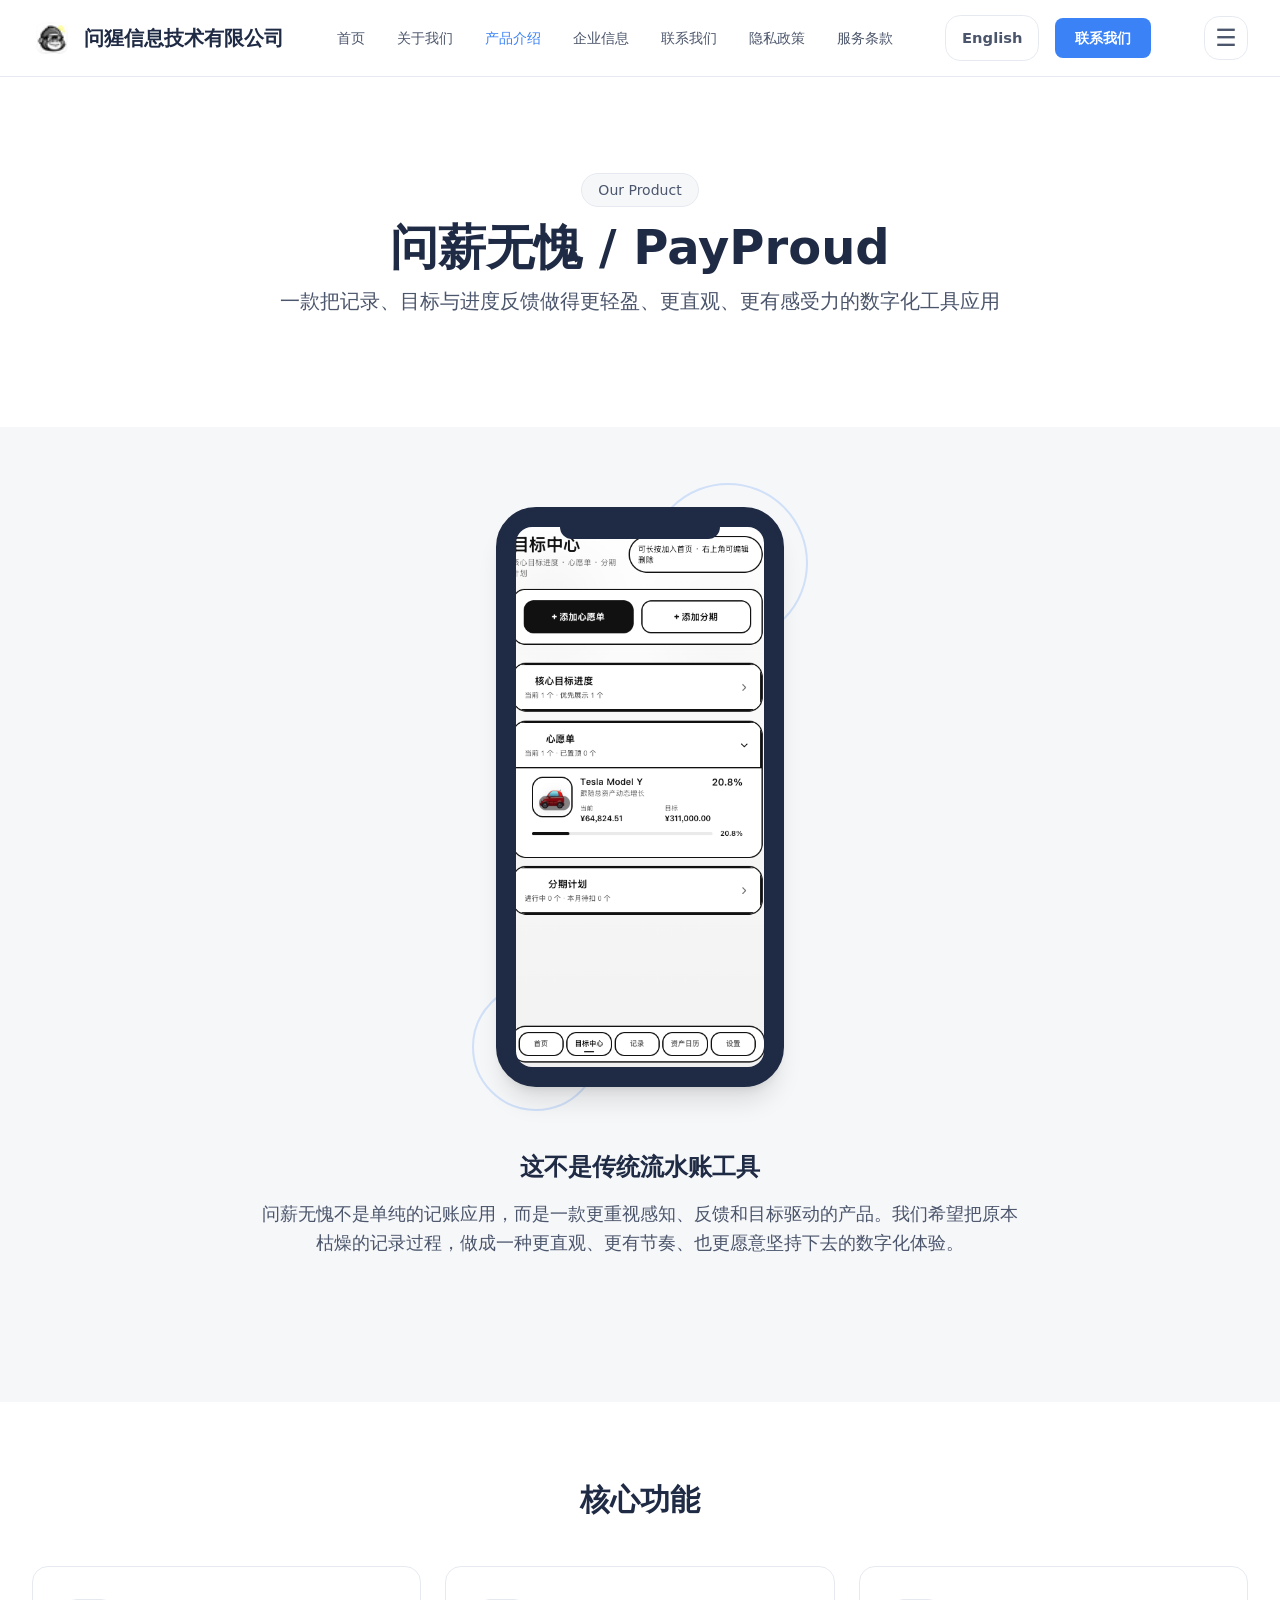
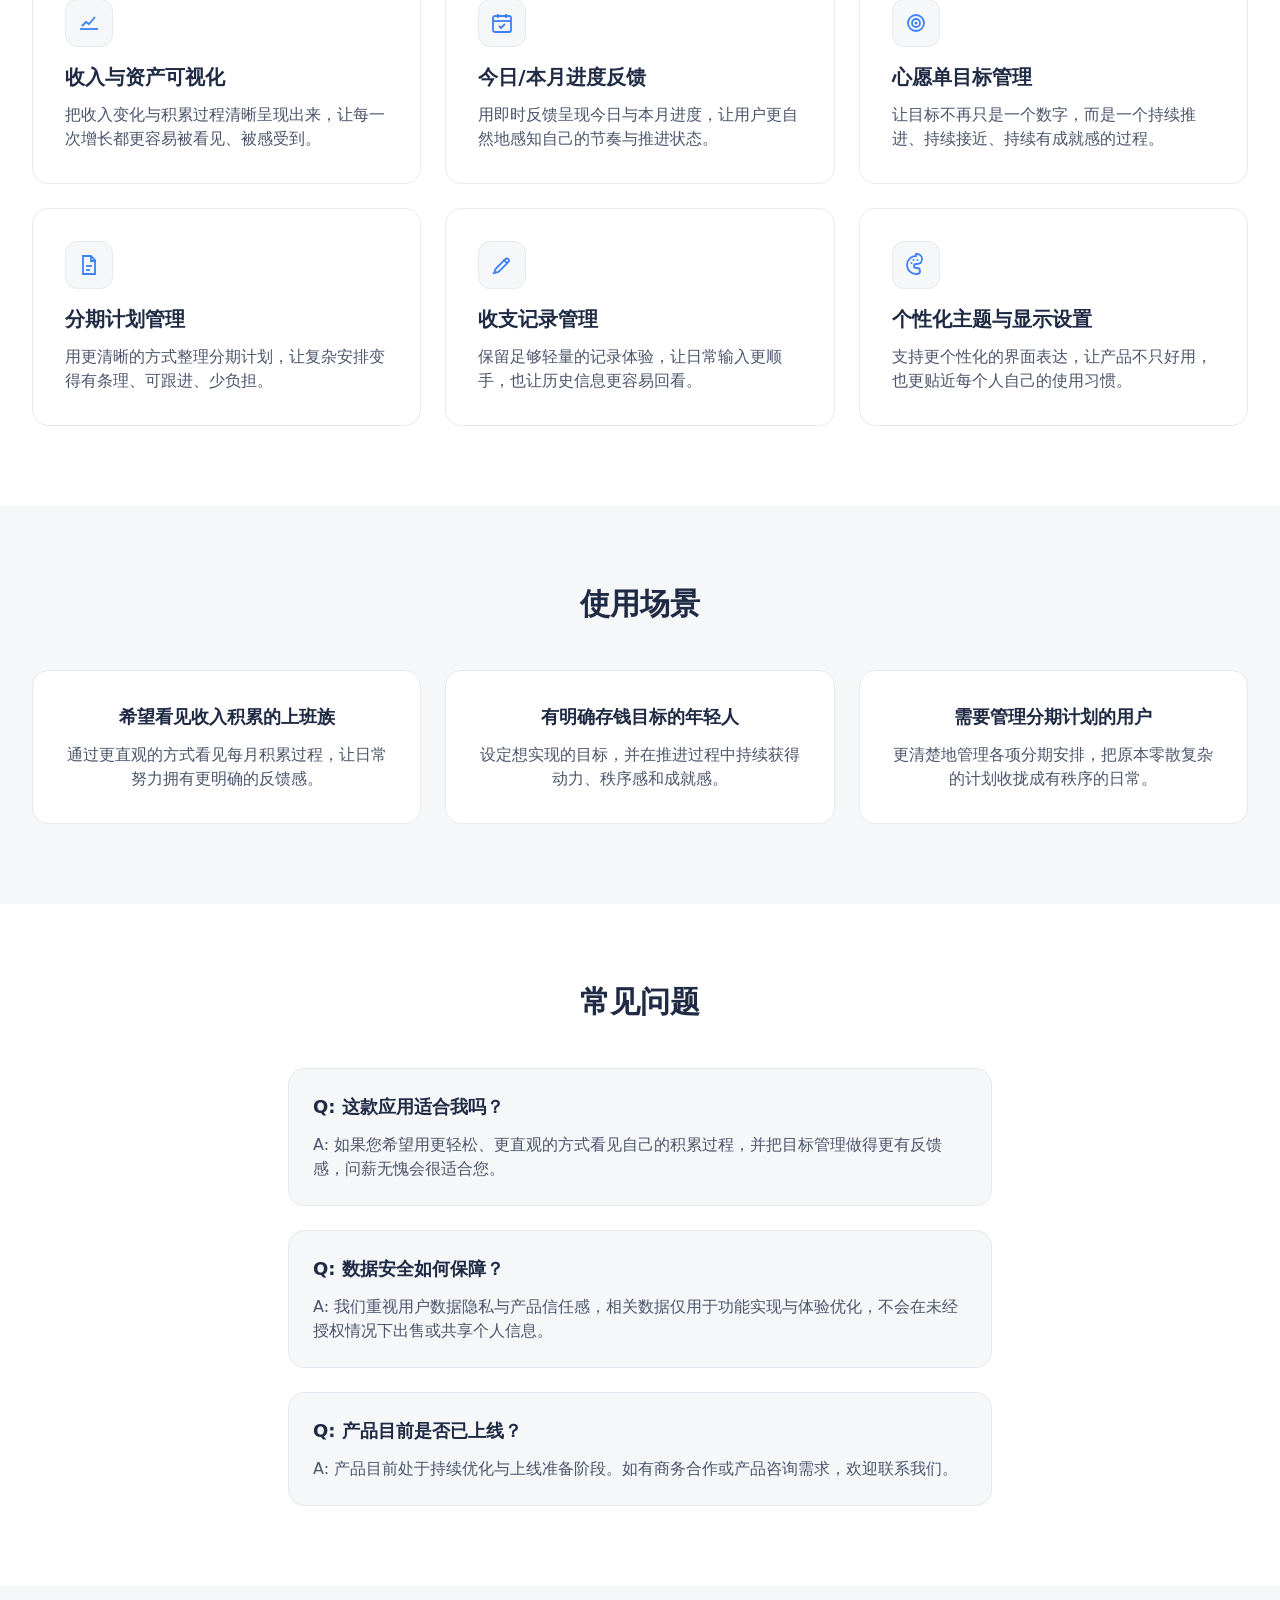
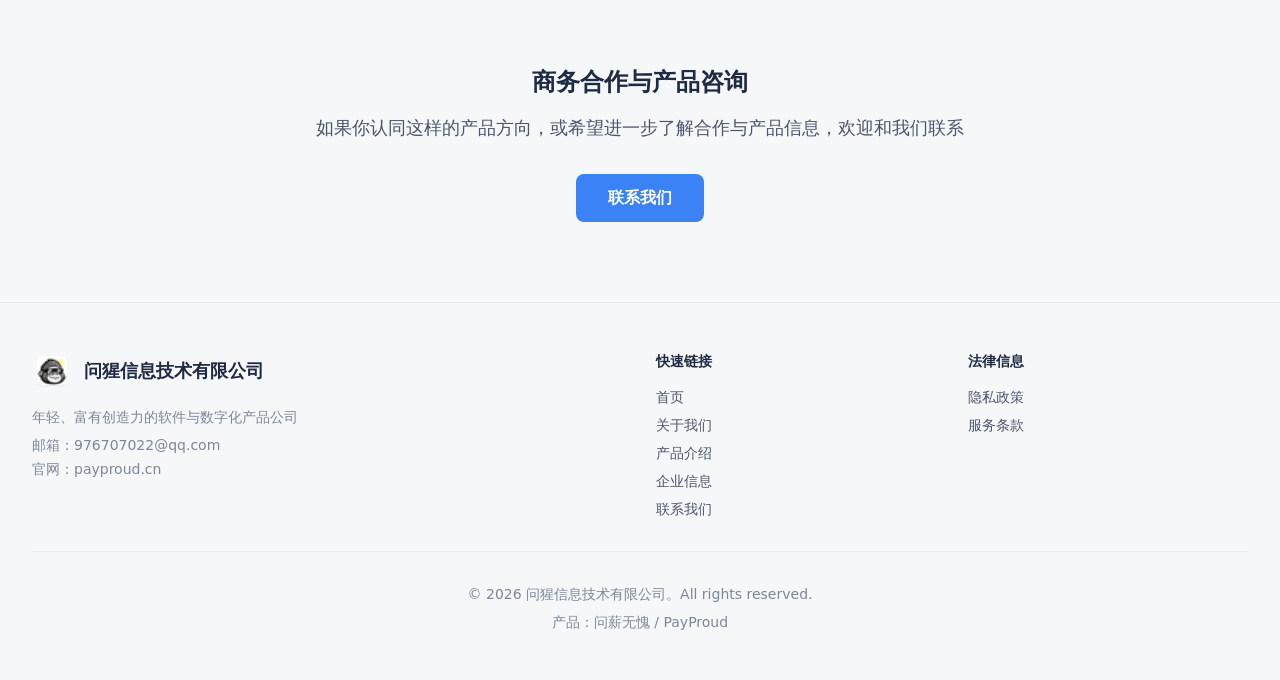
<file: product.html>
<!DOCTYPE html>
<html lang="zh-CN">
  <head>
    <meta charset="UTF-8" />
    <meta name="viewport" content="width=device-width, initial-scale=1.0" />
    <title>问薪无愧 PayProud - 由年轻创造力驱动的数字化工具产品 | 问猩信息</title>
    <meta name="description" content="问薪无愧 PayProud 是由问猩信息打造的一款数字化工具产品，用更直观、更有反馈感的方式帮助用户看见收入积累、目标推进与成长过程。" />
    <link rel="icon" href="favicon.ico" type="image/x-icon" />
    <link rel="stylesheet" href="assets/css/style.css" />
    <script src="assets/js/main.js" defer></script>
  </head>
  <body data-page="product" data-locale="zh">
    <div data-site-header></div>
    <main>
<div class="min-h-screen bg-white">
        <section class="pt-24 pb-20 bg-white">
          <div class="max-w-7xl mx-auto px-4 sm:px-6 lg:px-8 text-center">
            <span class="inline-block px-4 py-1.5 bg-[#F6F7F9] border border-[#E6EAF0] rounded-full text-sm text-[#4B556B] mb-4">
              Our Product
            </span>
            <h1 class="text-4xl md:text-5xl font-bold text-[#1F2A44] mb-4">
              问薪无愧 / PayProud
            </h1>
            <p class="text-xl text-[#4B556B] mb-8 max-w-3xl mx-auto">
              一款把记录、目标与进度反馈做得更轻盈、更直观、更有感受力的数字化工具应用
            </p>
          </div>
        </section>

        <section class="py-20 bg-[#F6F7F9]">
          <div class="max-w-7xl mx-auto px-4 sm:px-6 lg:px-8">
            <div class="device-showcase flex justify-center mb-16">
              <div class="relative">
                <div class="device-orbit device-orbit-lg absolute -top-6 -right-6 w-40 h-40 border-2 border-[#3B82F6]/20 rounded-full" ></div>
                <div class="device-orbit device-orbit-sm absolute -bottom-6 -left-6 w-32 h-32 border-2 border-[#3B82F6]/20 rounded-full" ></div>
                <div class="device-frame w-72 h-[580px] bg-[#1F2A44] rounded-[2.5rem] border-4 border-[#1F2A44] shadow-xl overflow-hidden">
                  <div class="device-notch absolute top-0 left-1/2 transform -translate-x-1/2 w-40 h-7 bg-[#1F2A44] rounded-b-xl z-10" ></div>
                  <div class="device-screen w-full h-full flex items-center justify-center p-4">
                    <img
                      src="assets/images/payproud-product-preview.png"
                      alt="问薪无愧目标中心界面展示"
                      class="w-full h-full object-cover rounded-2xl"
                    />
                  </div>
                </div>
              </div>
            </div>

            <div class="max-w-3xl mx-auto text-center mb-16">
              <h2 class="text-2xl font-bold text-[#1F2A44] mb-4">
                这不是传统流水账工具
              </h2>
              <p class="text-lg text-[#4B556B] leading-relaxed">
                问薪无愧不是单纯的记账应用，而是一款更重视感知、反馈和目标驱动的产品。我们希望把原本枯燥的记录过程，做成一种更直观、更有节奏、也更愿意坚持下去的数字化体验。
              </p>
            </div>
          </div>
        </section>

        <section class="py-20 bg-white">
          <div class="max-w-7xl mx-auto px-4 sm:px-6 lg:px-8">
            <h2 class="text-3xl font-bold text-[#1F2A44] mb-12 text-center">
              核心功能
            </h2>
            <div class="grid grid-cols-1 md:grid-cols-2 lg:grid-cols-3 gap-6">
              <div class="bg-white p-8 border border-[#E6EAF0] rounded-2xl hover:shadow-lg hover:shadow-[#1F2A44]/5 transition-all duration-300">
                <div class="w-12 h-12 bg-[#F6F7F9] border border-[#E6EAF0] rounded-xl flex items-center justify-center mb-4">
                  <svg class="w-6 h-6 text-[#3B82F6]" viewBox="0 0 24 24" fill="none" stroke="currentColor" stroke-width="1.8"><path d="M3 18h18"></path><path d="M5 15l4-4 3 2 6-7"></path></svg>
                </div>
                <h3 class="text-xl font-semibold text-[#1F2A44] mb-3">
                  收入与资产可视化
                </h3>
                <p class="text-[#4B556B]">
                  把收入变化与积累过程清晰呈现出来，让每一次增长都更容易被看见、被感受到。
                </p>
              </div>

              <div class="bg-white p-8 border border-[#E6EAF0] rounded-2xl hover:shadow-lg hover:shadow-[#1F2A44]/5 transition-all duration-300">
                <div class="w-12 h-12 bg-[#F6F7F9] border border-[#E6EAF0] rounded-xl flex items-center justify-center mb-4">
                  <svg class="w-6 h-6 text-[#3B82F6]" viewBox="0 0 24 24" fill="none" stroke="currentColor" stroke-width="1.8"><rect x="3" y="5" width="18" height="16" rx="2"></rect><path d="M16 3v4"></path><path d="M8 3v4"></path><path d="M3 10h18"></path><path d="M9 15l2 2 4-4"></path></svg>
                </div>
                <h3 class="text-xl font-semibold text-[#1F2A44] mb-3">
                  今日/本月进度反馈
                </h3>
                <p class="text-[#4B556B]">
                  用即时反馈呈现今日与本月进度，让用户更自然地感知自己的节奏与推进状态。
                </p>
              </div>

              <div class="bg-white p-8 border border-[#E6EAF0] rounded-2xl hover:shadow-lg hover:shadow-[#1F2A44]/5 transition-all duration-300">
                <div class="w-12 h-12 bg-[#F6F7F9] border border-[#E6EAF0] rounded-xl flex items-center justify-center mb-4">
                  <svg class="w-6 h-6 text-[#3B82F6]" viewBox="0 0 24 24" fill="none" stroke="currentColor" stroke-width="1.8"><circle cx="12" cy="12" r="8"></circle><circle cx="12" cy="12" r="4"></circle><circle cx="12" cy="12" r="1.5" fill="currentColor" stroke="none"></circle></svg>
                </div>
                <h3 class="text-xl font-semibold text-[#1F2A44] mb-3">
                  心愿单目标管理
                </h3>
                <p class="text-[#4B556B]">
                  让目标不再只是一个数字，而是一个持续推进、持续接近、持续有成就感的过程。
                </p>
              </div>

              <div class="bg-white p-8 border border-[#E6EAF0] rounded-2xl hover:shadow-lg hover:shadow-[#1F2A44]/5 transition-all duration-300">
                <div class="w-12 h-12 bg-[#F6F7F9] border border-[#E6EAF0] rounded-xl flex items-center justify-center mb-4">
                  <svg class="w-6 h-6 text-[#3B82F6]" viewBox="0 0 24 24" fill="none" stroke="currentColor" stroke-width="1.8"><path d="M8 3h6l4 4v14H6V3z"></path><path d="M14 3v5h5"></path><path d="M9 13h6"></path><path d="M9 17h4"></path></svg>
                </div>
                <h3 class="text-xl font-semibold text-[#1F2A44] mb-3">
                  分期计划管理
                </h3>
                <p class="text-[#4B556B]">
                  用更清晰的方式整理分期计划，让复杂安排变得有条理、可跟进、少负担。
                </p>
              </div>

              <div class="bg-white p-8 border border-[#E6EAF0] rounded-2xl hover:shadow-lg hover:shadow-[#1F2A44]/5 transition-all duration-300">
                <div class="w-12 h-12 bg-[#F6F7F9] border border-[#E6EAF0] rounded-xl flex items-center justify-center mb-4">
                  <svg class="w-6 h-6 text-[#3B82F6]" viewBox="0 0 24 24" fill="none" stroke="currentColor" stroke-width="1.8"><path d="M4 20l4.5-1 9.8-9.8a2.1 2.1 0 10-3-3L5.5 16 4 20z"></path><path d="M13.5 6.5l4 4"></path></svg>
                </div>
                <h3 class="text-xl font-semibold text-[#1F2A44] mb-3">
                  收支记录管理
                </h3>
                <p class="text-[#4B556B]">
                  保留足够轻量的记录体验，让日常输入更顺手，也让历史信息更容易回看。
                </p>
              </div>

              <div class="bg-white p-8 border border-[#E6EAF0] rounded-2xl hover:shadow-lg hover:shadow-[#1F2A44]/5 transition-all duration-300">
                <div class="w-12 h-12 bg-[#F6F7F9] border border-[#E6EAF0] rounded-xl flex items-center justify-center mb-4">
                  <svg class="w-6 h-6 text-[#3B82F6]" viewBox="0 0 24 24" fill="none" stroke="currentColor" stroke-width="1.8"><path d="M12 3a9 9 0 100 18h1a3 3 0 000-6h-1a2 2 0 010-4h1a5 5 0 000-10h-1z"></path><circle cx="7.5" cy="10" r="1" fill="currentColor" stroke="none"></circle><circle cx="9.5" cy="7" r="1" fill="currentColor" stroke="none"></circle><circle cx="13.5" cy="7" r="1" fill="currentColor" stroke="none"></circle><circle cx="16.5" cy="10" r="1" fill="currentColor" stroke="none"></circle></svg>
                </div>
                <h3 class="text-xl font-semibold text-[#1F2A44] mb-3">
                  个性化主题与显示设置
                </h3>
                <p class="text-[#4B556B]">
                  支持更个性化的界面表达，让产品不只好用，也更贴近每个人自己的使用习惯。
                </p>
              </div>
            </div>
          </div>
        </section>

        <section class="py-20 bg-[#F6F7F9]">
          <div class="max-w-7xl mx-auto px-4 sm:px-6 lg:px-8">
            <h2 class="text-3xl font-bold text-[#1F2A44] mb-12 text-center">
              使用场景
            </h2>
            <div class="grid grid-cols-1 md:grid-cols-3 gap-6">
              <div class="text-center p-8 bg-white border border-[#E6EAF0] rounded-2xl">
                <h3 class="text-lg font-semibold text-[#1F2A44] mb-3">
                  希望看见收入积累的上班族
                </h3>
                <p class="text-[#4B556B]">
                  通过更直观的方式看见每月积累过程，让日常努力拥有更明确的反馈感。
                </p>
              </div>

              <div class="text-center p-8 bg-white border border-[#E6EAF0] rounded-2xl">
                <h3 class="text-lg font-semibold text-[#1F2A44] mb-3">
                  有明确存钱目标的年轻人
                </h3>
                <p class="text-[#4B556B]">
                  设定想实现的目标，并在推进过程中持续获得动力、秩序感和成就感。
                </p>
              </div>

              <div class="text-center p-8 bg-white border border-[#E6EAF0] rounded-2xl">
                <h3 class="text-lg font-semibold text-[#1F2A44] mb-3">
                  需要管理分期计划的用户
                </h3>
                <p class="text-[#4B556B]">
                  更清楚地管理各项分期安排，把原本零散复杂的计划收拢成有秩序的日常。
                </p>
              </div>
            </div>
          </div>
        </section>

        <section class="py-20 bg-white">
          <div class="max-w-3xl mx-auto px-4 sm:px-6 lg:px-8">
            <h2 class="text-3xl font-bold text-[#1F2A44] mb-12 text-center">
              常见问题
            </h2>
            <div class="space-y-6">
              <div class="bg-[#F6F7F9] border border-[#E6EAF0] p-6 rounded-2xl">
                <h3 class="text-lg font-semibold text-[#1F2A44] mb-3">
                  Q: 这款应用适合我吗？
                </h3>
                <p class="text-[#4B556B]">
                  A: 如果您希望用更轻松、更直观的方式看见自己的积累过程，并把目标管理做得更有反馈感，问薪无愧会很适合您。
                </p>
              </div>

              <div class="bg-[#F6F7F9] border border-[#E6EAF0] p-6 rounded-2xl">
                <h3 class="text-lg font-semibold text-[#1F2A44] mb-3">
                  Q: 数据安全如何保障？
                </h3>
                <p class="text-[#4B556B]">
                  A: 我们重视用户数据隐私与产品信任感，相关数据仅用于功能实现与体验优化，不会在未经授权情况下出售或共享个人信息。
                </p>
              </div>

              <div class="bg-[#F6F7F9] border border-[#E6EAF0] p-6 rounded-2xl">
                <h3 class="text-lg font-semibold text-[#1F2A44] mb-3">
                  Q: 产品目前是否已上线？
                </h3>
                <p class="text-[#4B556B]">
                  A: 产品目前处于持续优化与上线准备阶段。如有商务合作或产品咨询需求，欢迎联系我们。
                </p>
              </div>
            </div>
          </div>
        </section>

        <section class="py-20 bg-[#F6F7F9]">
          <div class="max-w-7xl mx-auto px-4 sm:px-6 lg:px-8 text-center">
            <h2 class="text-2xl font-bold text-[#1F2A44] mb-4">
              商务合作与产品咨询
            </h2>
            <p class="text-lg text-[#4B556B] mb-8">
              如果你认同这样的产品方向，或希望进一步了解合作与产品信息，欢迎和我们联系
            </p>
            <a href="contact.html" class="inline-block px-8 py-3 bg-[#3B82F6] text-white font-semibold rounded-lg hover:bg-[#2563EB] transition-colors">
              联系我们
            </a>
          </div>
        </section>
      </div>
    </main>
    <div data-site-footer></div>
  </body>
</html>
</file>
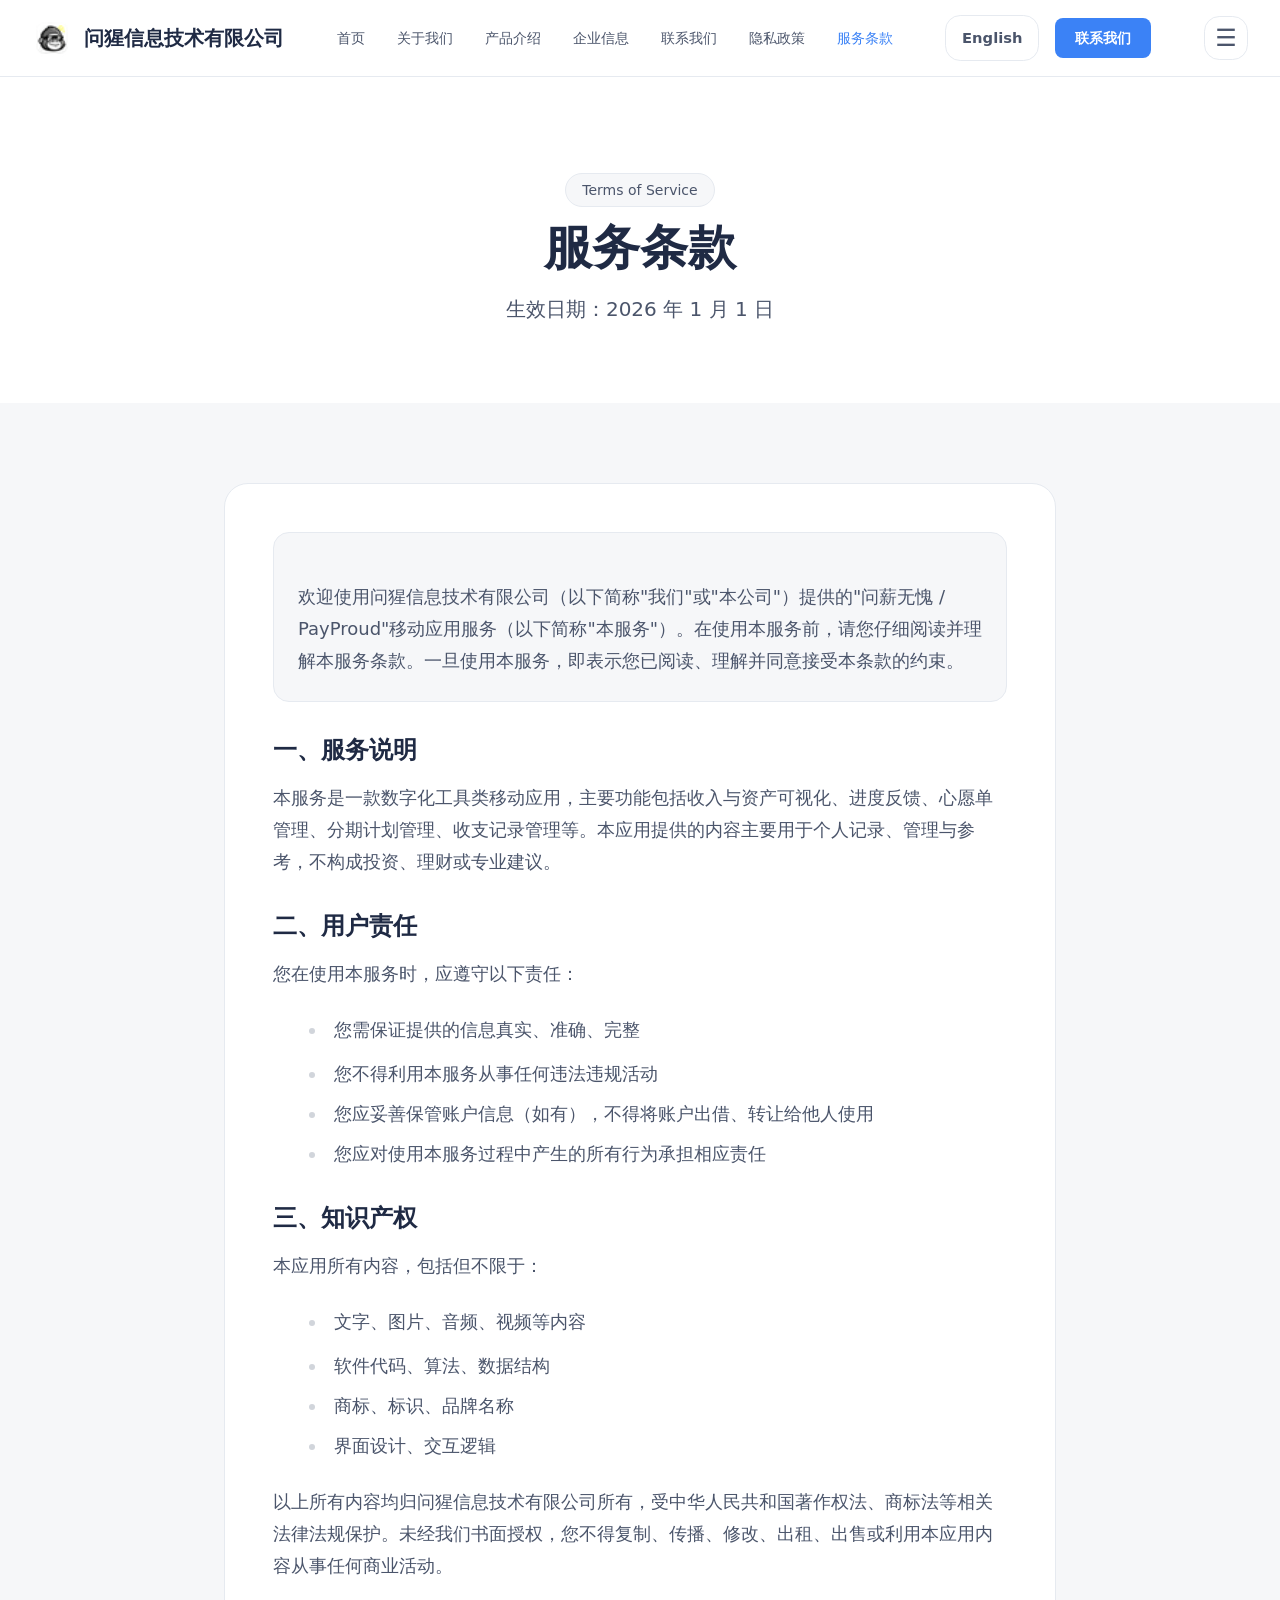
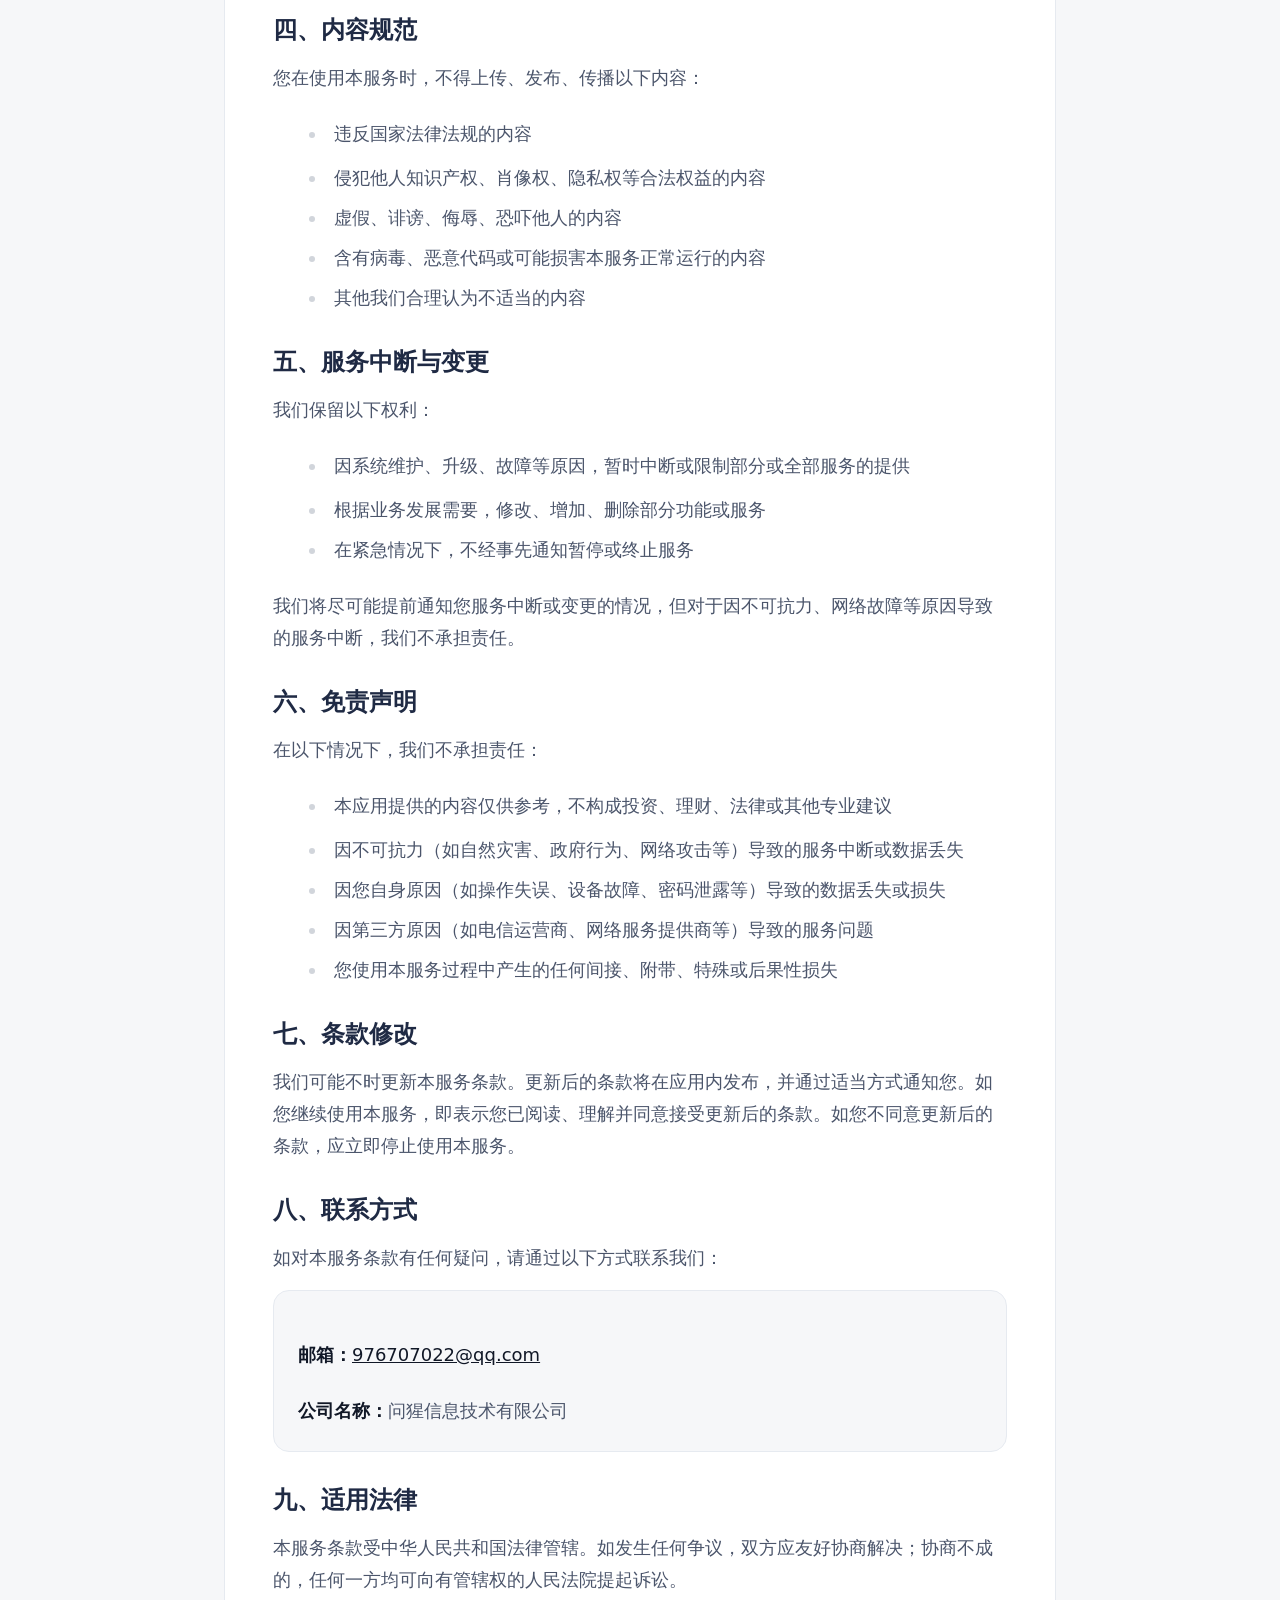
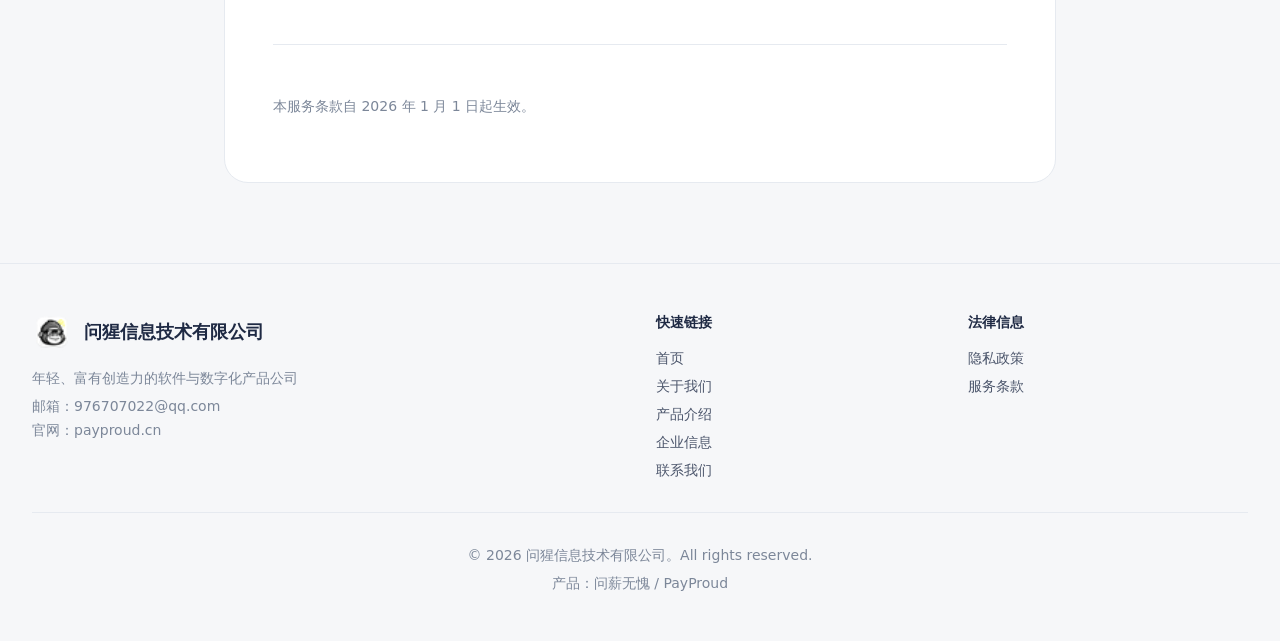
<file: terms.html>
<!DOCTYPE html>
<html lang="zh-CN">
  <head>
    <meta charset="UTF-8" />
    <meta name="viewport" content="width=device-width, initial-scale=1.0" />
    <title>服务条款 - 问猩信息</title>
    <meta name="description" content="问薪无愧应用服务条款，明确用户使用服务的责任与义务。" />
    <link rel="icon" href="favicon.ico" type="image/x-icon" />
    <link rel="stylesheet" href="assets/css/style.css" />
    <script src="assets/js/main.js" defer></script>
  </head>
  <body data-page="terms" data-locale="zh">
    <div data-site-header></div>
    <main>
<div class="min-h-screen bg-white">
        <section class="pt-24 pb-20 bg-white">
          <div class="max-w-7xl mx-auto px-4 sm:px-6 lg:px-8 text-center">
            <span class="inline-block px-4 py-1.5 bg-[#F6F7F9] border border-[#E6EAF0] rounded-full text-sm text-[#4B556B] mb-4">
              Terms of Service
            </span>
            <h1 class="text-4xl md:text-5xl font-bold text-[#1F2A44] mb-6">
              服务条款
            </h1>
            <p class="text-xl text-[#4B556B]">
              生效日期：2026 年 1 月 1 日
            </p>
          </div>
        </section>

        <section class="py-20 bg-[#F6F7F9]">
          <div class="max-w-4xl mx-auto px-4 sm:px-6 lg:px-8">
            <div class="bg-white border border-[#E6EAF0] rounded-3xl p-8 md:p-12">
              <div class="prose prose-lg max-w-none">
                <div class="bg-[#F6F7F9] border border-[#E6EAF0] p-6 rounded-2xl mb-8">
                  <p class="text-[#4B556B] mb-0">
                    欢迎使用问猩信息技术有限公司（以下简称"我们"或"本公司"）提供的"问薪无愧 / PayProud"移动应用服务（以下简称"本服务"）。在使用本服务前，请您仔细阅读并理解本服务条款。一旦使用本服务，即表示您已阅读、理解并同意接受本条款的约束。
                  </p>
                </div>

                <h2 class="text-2xl font-bold text-[#1F2A44] mt-8 mb-4">
                  一、服务说明
                </h2>
                <p class="text-[#4B556B] mb-6">
                  本服务是一款数字化工具类移动应用，主要功能包括收入与资产可视化、进度反馈、心愿单管理、分期计划管理、收支记录管理等。本应用提供的内容主要用于个人记录、管理与参考，不构成投资、理财或专业建议。
                </p>

                <h2 class="text-2xl font-bold text-[#1F2A44] mt-8 mb-4">
                  二、用户责任
                </h2>
                <p class="text-[#4B556B] mb-4">
                  您在使用本服务时，应遵守以下责任：
                </p>
                <ul class="list-disc list-inside text-[#4B556B] space-y-2 mb-6">
                  <li>
                    您需保证提供的信息真实、准确、完整
                  </li>
                  <li>
                    您不得利用本服务从事任何违法违规活动
                  </li>
                  <li>
                    您应妥善保管账户信息（如有），不得将账户出借、转让给他人使用
                  </li>
                  <li>
                    您应对使用本服务过程中产生的所有行为承担相应责任
                  </li>
                </ul>

                <h2 class="text-2xl font-bold text-[#1F2A44] mt-8 mb-4">
                  三、知识产权
                </h2>
                <p class="text-[#4B556B] mb-4">
                  本应用所有内容，包括但不限于：
                </p>
                <ul class="list-disc list-inside text-[#4B556B] space-y-2 mb-6">
                  <li>
                    文字、图片、音频、视频等内容
                  </li>
                  <li>
                    软件代码、算法、数据结构
                  </li>
                  <li>
                    商标、标识、品牌名称
                  </li>
                  <li>
                    界面设计、交互逻辑
                  </li>
                </ul>
                <p class="text-[#4B556B] mb-6">
                  以上所有内容均归问猩信息技术有限公司所有，受中华人民共和国著作权法、商标法等相关法律法规保护。未经我们书面授权，您不得复制、传播、修改、出租、出售或利用本应用内容从事任何商业活动。
                </p>

                <h2 class="text-2xl font-bold text-[#1F2A44] mt-8 mb-4">
                  四、内容规范
                </h2>
                <p class="text-[#4B556B] mb-4">
                  您在使用本服务时，不得上传、发布、传播以下内容：
                </p>
                <ul class="list-disc list-inside text-[#4B556B] space-y-2 mb-6">
                  <li>
                    违反国家法律法规的内容
                  </li>
                  <li>
                    侵犯他人知识产权、肖像权、隐私权等合法权益的内容
                  </li>
                  <li>
                    虚假、诽谤、侮辱、恐吓他人的内容
                  </li>
                  <li>
                    含有病毒、恶意代码或可能损害本服务正常运行的内容
                  </li>
                  <li>
                    其他我们合理认为不适当的内容
                  </li>
                </ul>

                <h2 class="text-2xl font-bold text-[#1F2A44] mt-8 mb-4">
                  五、服务中断与变更
                </h2>
                <p class="text-[#4B556B] mb-4">
                  我们保留以下权利：
                </p>
                <ul class="list-disc list-inside text-[#4B556B] space-y-2 mb-6">
                  <li>
                    因系统维护、升级、故障等原因，暂时中断或限制部分或全部服务的提供
                  </li>
                  <li>
                    根据业务发展需要，修改、增加、删除部分功能或服务
                  </li>
                  <li>
                    在紧急情况下，不经事先通知暂停或终止服务
                  </li>
                </ul>
                <p class="text-[#4B556B] mb-6">
                  我们将尽可能提前通知您服务中断或变更的情况，但对于因不可抗力、网络故障等原因导致的服务中断，我们不承担责任。
                </p>

                <h2 class="text-2xl font-bold text-[#1F2A44] mt-8 mb-4">
                  六、免责声明
                </h2>
                <p class="text-[#4B556B] mb-4">
                  在以下情况下，我们不承担责任：
                </p>
                <ul class="list-disc list-inside text-[#4B556B] space-y-2 mb-6">
                  <li>
                    本应用提供的内容仅供参考，不构成投资、理财、法律或其他专业建议
                  </li>
                  <li>
                    因不可抗力（如自然灾害、政府行为、网络攻击等）导致的服务中断或数据丢失
                  </li>
                  <li>
                    因您自身原因（如操作失误、设备故障、密码泄露等）导致的数据丢失或损失
                  </li>
                  <li>
                    因第三方原因（如电信运营商、网络服务提供商等）导致的服务问题
                  </li>
                  <li>
                    您使用本服务过程中产生的任何间接、附带、特殊或后果性损失
                  </li>
                </ul>

                <h2 class="text-2xl font-bold text-[#1F2A44] mt-8 mb-4">
                  七、条款修改
                </h2>
                <p class="text-[#4B556B] mb-6">
                  我们可能不时更新本服务条款。更新后的条款将在应用内发布，并通过适当方式通知您。如您继续使用本服务，即表示您已阅读、理解并同意接受更新后的条款。如您不同意更新后的条款，应立即停止使用本服务。
                </p>

                <h2 class="text-2xl font-bold text-[#1F2A44] mt-8 mb-4">
                  八、联系方式
                </h2>
                <p class="text-[#4B556B] mb-4">
                  如对本服务条款有任何疑问，请通过以下方式联系我们：
                </p>
                <div class="bg-[#F6F7F9] border border-[#E6EAF0] p-6 rounded-2xl mb-6">
                  <p class="text-[#4B556B] mb-2">
                    <strong>邮箱：</strong><a href="mailto:976707022@qq.com" class="hover:text-[#3B82F6] transition-colors">976707022@qq.com</a>
                  </p>
                  <p class="text-[#4B556B] mb-0">
                    <strong>公司名称：</strong>问猩信息技术有限公司
                  </p>
                </div>

                <h2 class="text-2xl font-bold text-[#1F2A44] mt-8 mb-4">
                  九、适用法律
                </h2>
                <p class="text-[#4B556B] mb-6">
                  本服务条款受中华人民共和国法律管辖。如发生任何争议，双方应友好协商解决；协商不成的，任何一方均可向有管辖权的人民法院提起诉讼。
                </p>

                <div class="mt-12 pt-8 border-t border-[#E6EAF0]">
                  <p class="text-[#7C8799] text-sm">
                    本服务条款自 2026 年 1 月 1 日起生效。
                  </p>
                </div>
              </div>
            </div>
          </div>
        </section>
      </div>
    </main>
    <div data-site-footer></div>
  </body>
</html>
</file>
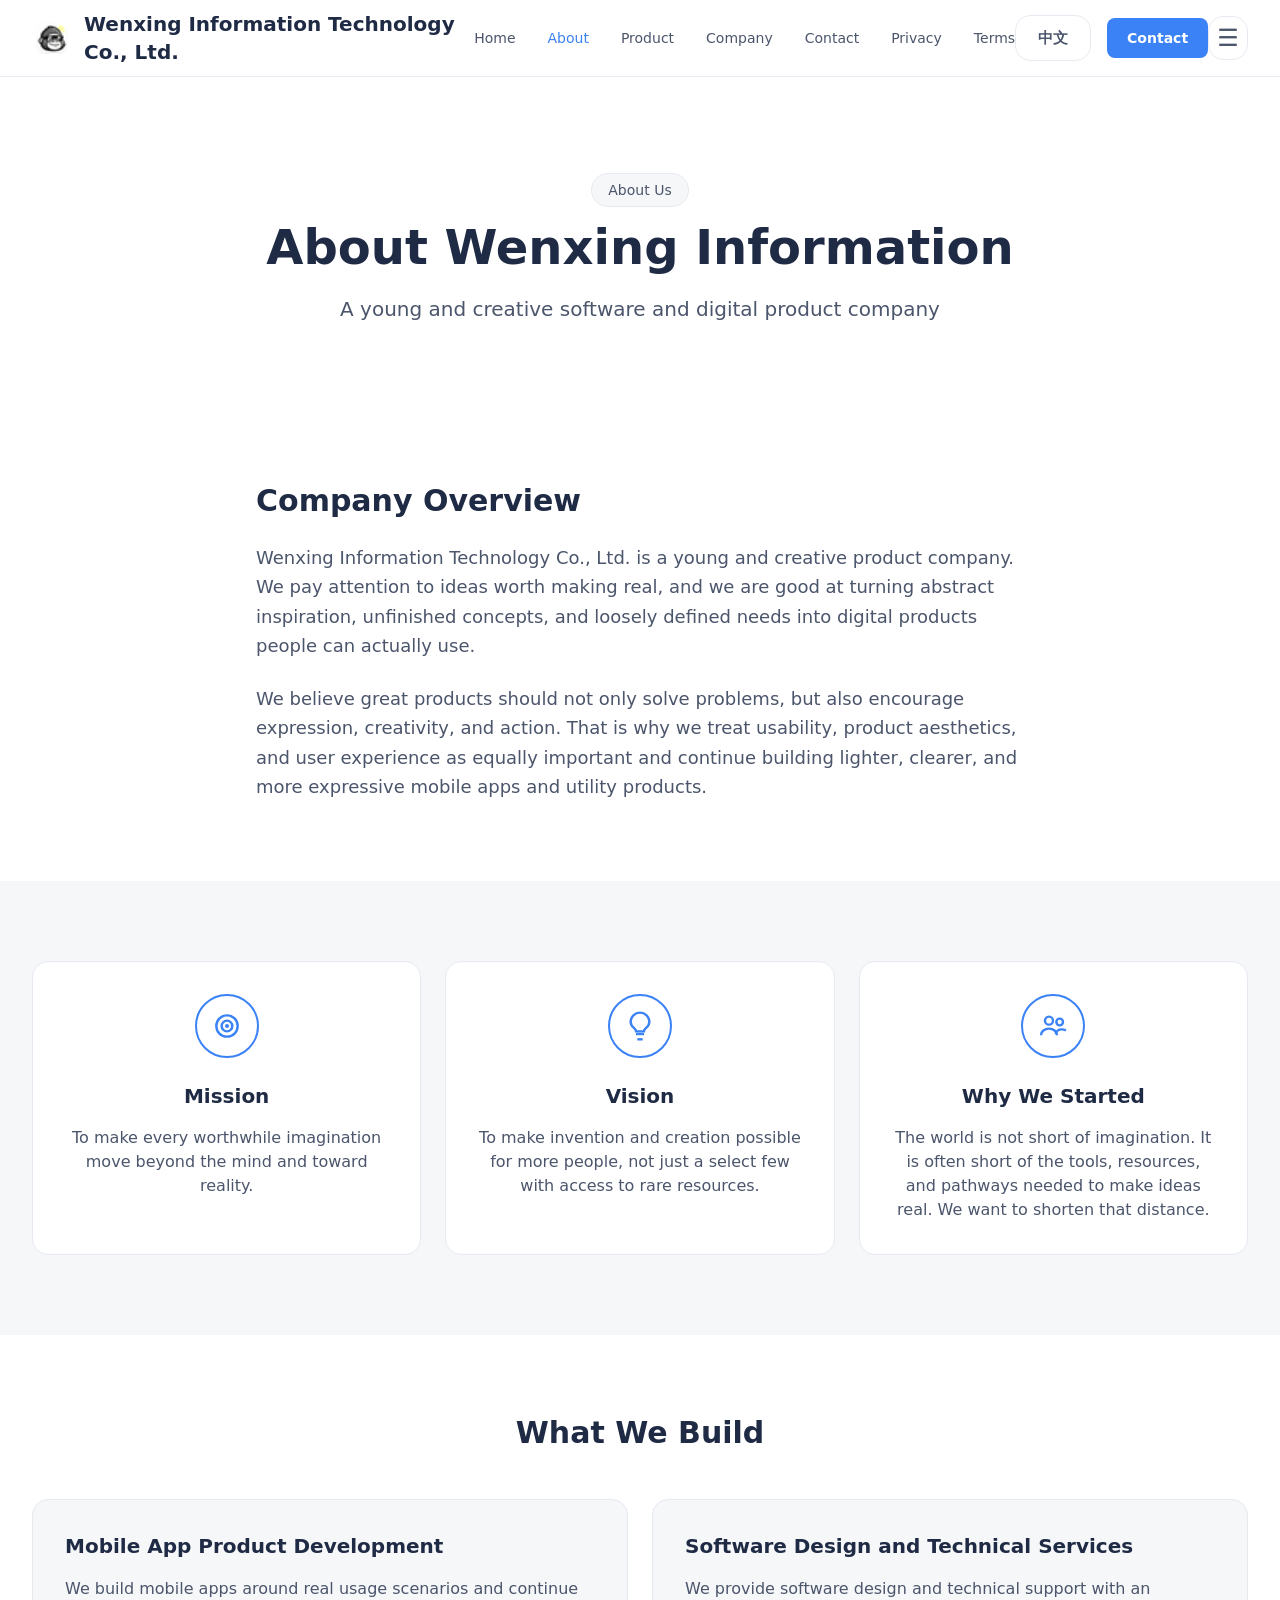
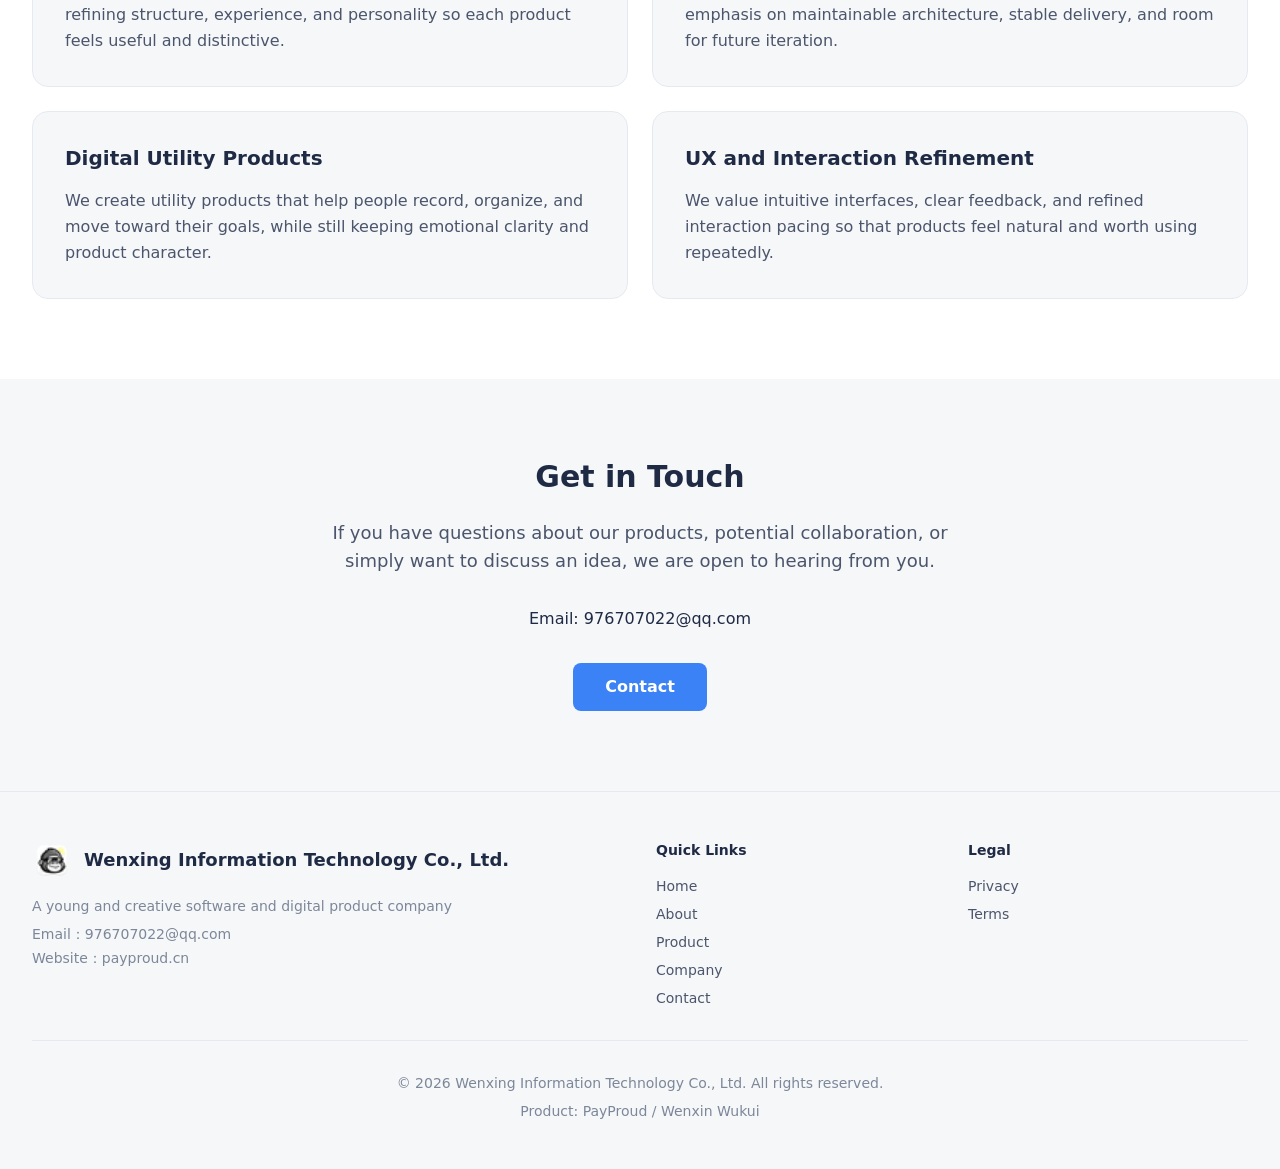
<file: en/about.html>
<!DOCTYPE html>
<html lang="en">
  <head>
    <meta charset="UTF-8" />
    <meta name="viewport" content="width=device-width, initial-scale=1.0" />
    <title>About Us - Wenxing Information</title>
    <meta name="description" content="Learn more about Wenxing Information Technology Co., Ltd., its mission, vision, and product-oriented business focus." />
    <link rel="icon" href="../favicon.ico" type="image/x-icon" />
    <link rel="stylesheet" href="../assets/css/style.css" />
    <script src="../assets/js/main.js" defer></script>
  </head>
  <body data-page="about" data-locale="en">
    <div data-site-header></div>
    <main>
      <div class="min-h-screen bg-white">
        <section class="pt-24 pb-20 bg-white">
          <div class="max-w-7xl mx-auto px-4 sm:px-6 lg:px-8 text-center">
            <span class="inline-block px-4 py-1.5 bg-[#F6F7F9] border border-[#E6EAF0] rounded-full text-sm text-[#4B556B] mb-4">About Us</span>
            <h1 class="text-4xl md:text-5xl font-bold text-[#1F2A44] mb-6">About Wenxing Information</h1>
            <p class="text-xl text-[#4B556B] max-w-3xl mx-auto">A young and creative software and digital product company</p>
          </div>
        </section>

        <section class="py-20 bg-white">
          <div class="max-w-7xl mx-auto px-4 sm:px-6 lg:px-8">
            <div class="max-w-3xl mx-auto">
              <h2 class="text-3xl font-bold text-[#1F2A44] mb-6">Company Overview</h2>
              <p class="text-lg text-[#4B556B] leading-relaxed mb-6">
                Wenxing Information Technology Co., Ltd. is a young and creative product company. We pay attention to ideas worth making real, and we are good at turning abstract inspiration, unfinished concepts, and loosely defined needs into digital products people can actually use.
              </p>
              <p class="text-lg text-[#4B556B] leading-relaxed">
                We believe great products should not only solve problems, but also encourage expression, creativity, and action. That is why we treat usability, product aesthetics, and user experience as equally important and continue building lighter, clearer, and more expressive mobile apps and utility products.
              </p>
            </div>
          </div>
        </section>

        <section class="py-20 bg-[#F6F7F9]">
          <div class="max-w-7xl mx-auto px-4 sm:px-6 lg:px-8">
            <div class="grid grid-cols-1 md:grid-cols-3 gap-6">
              <div class="text-center p-8 bg-white border border-[#E6EAF0] rounded-2xl">
                <div class="w-16 h-16 border-2 border-[#3B82F6] rounded-full flex items-center justify-center mx-auto mb-6">
                  <svg class="w-8 h-8 text-[#3B82F6]" viewBox="0 0 24 24" fill="none" stroke="currentColor" stroke-width="1.8"><circle cx="12" cy="12" r="8"></circle><circle cx="12" cy="12" r="4"></circle><circle cx="12" cy="12" r="1.5" fill="currentColor" stroke="none"></circle></svg>
                </div>
                <h3 class="text-xl font-semibold text-[#1F2A44] mb-4">Mission</h3>
                <p class="text-[#4B556B]">To make every worthwhile imagination move beyond the mind and toward reality.</p>
              </div>

              <div class="text-center p-8 bg-white border border-[#E6EAF0] rounded-2xl">
                <div class="w-16 h-16 border-2 border-[#3B82F6] rounded-full flex items-center justify-center mx-auto mb-6">
                  <svg class="w-8 h-8 text-[#3B82F6]" viewBox="0 0 24 24" fill="none" stroke="currentColor" stroke-width="1.8"><path d="M9 18h6"></path><path d="M10 22h4"></path><path d="M8 14c-1.3-1-3-2.8-3-5a7 7 0 1114 0c0 2.2-1.7 4-3 5-.7.5-1 1.3-1 2h-6c0-.7-.3-1.5-1-2z"></path></svg>
                </div>
                <h3 class="text-xl font-semibold text-[#1F2A44] mb-4">Vision</h3>
                <p class="text-[#4B556B]">To make invention and creation possible for more people, not just a select few with access to rare resources.</p>
              </div>

              <div class="text-center p-8 bg-white border border-[#E6EAF0] rounded-2xl">
                <div class="w-16 h-16 border-2 border-[#3B82F6] rounded-full flex items-center justify-center mx-auto mb-6">
                  <svg class="w-8 h-8 text-[#3B82F6]" viewBox="0 0 24 24" fill="none" stroke="currentColor" stroke-width="1.8"><circle cx="9" cy="8" r="3"></circle><circle cx="17" cy="9" r="2.5"></circle><path d="M3 19c0-3 2.7-5 6-5s6 2 6 5"></path><path d="M14 18c.4-2 2-3.5 4.5-3.5 1.2 0 2.3.3 3.2.9"></path></svg>
                </div>
                <h3 class="text-xl font-semibold text-[#1F2A44] mb-4">Why We Started</h3>
                <p class="text-[#4B556B]">The world is not short of imagination. It is often short of the tools, resources, and pathways needed to make ideas real. We want to shorten that distance.</p>
              </div>
            </div>
          </div>
        </section>

        <section class="py-20 bg-white">
          <div class="max-w-7xl mx-auto px-4 sm:px-6 lg:px-8">
            <h2 class="text-3xl font-bold text-[#1F2A44] mb-12 text-center">What We Build</h2>
            <div class="grid grid-cols-1 md:grid-cols-2 gap-6">
              <div class="p-8 bg-[#F6F7F9] border border-[#E6EAF0] rounded-2xl">
                <h3 class="text-xl font-semibold text-[#1F2A44] mb-4">Mobile App Product Development</h3>
                <p class="text-[#4B556B] leading-relaxed">We build mobile apps around real usage scenarios and continue refining structure, experience, and personality so each product feels useful and distinctive.</p>
              </div>

              <div class="p-8 bg-[#F6F7F9] border border-[#E6EAF0] rounded-2xl">
                <h3 class="text-xl font-semibold text-[#1F2A44] mb-4">Software Design and Technical Services</h3>
                <p class="text-[#4B556B] leading-relaxed">We provide software design and technical support with an emphasis on maintainable architecture, stable delivery, and room for future iteration.</p>
              </div>

              <div class="p-8 bg-[#F6F7F9] border border-[#E6EAF0] rounded-2xl">
                <h3 class="text-xl font-semibold text-[#1F2A44] mb-4">Digital Utility Products</h3>
                <p class="text-[#4B556B] leading-relaxed">We create utility products that help people record, organize, and move toward their goals, while still keeping emotional clarity and product character.</p>
              </div>

              <div class="p-8 bg-[#F6F7F9] border border-[#E6EAF0] rounded-2xl">
                <h3 class="text-xl font-semibold text-[#1F2A44] mb-4">UX and Interaction Refinement</h3>
                <p class="text-[#4B556B] leading-relaxed">We value intuitive interfaces, clear feedback, and refined interaction pacing so that products feel natural and worth using repeatedly.</p>
              </div>
            </div>
          </div>
        </section>

        <section class="py-20 bg-[#F6F7F9]">
          <div class="max-w-7xl mx-auto px-4 sm:px-6 lg:px-8 text-center">
            <h2 class="text-3xl font-bold text-[#1F2A44] mb-6">Get in Touch</h2>
            <p class="text-lg text-[#4B556B] mb-8 max-w-2xl mx-auto">If you have questions about our products, potential collaboration, or simply want to discuss an idea, we are open to hearing from you.</p>
            <div class="text-[#1F2A44] mb-8">
              <p>Email: <a href="mailto:976707022@qq.com" class="hover:text-[#3B82F6] transition-colors">976707022@qq.com</a></p>
            </div>
            <a href="contact.html" class="inline-block px-8 py-3 bg-[#3B82F6] text-white font-semibold rounded-lg hover:bg-[#2563EB] transition-colors">Contact</a>
          </div>
        </section>
      </div>
    </main>
    <div data-site-footer></div>
  </body>
</html>
</file>
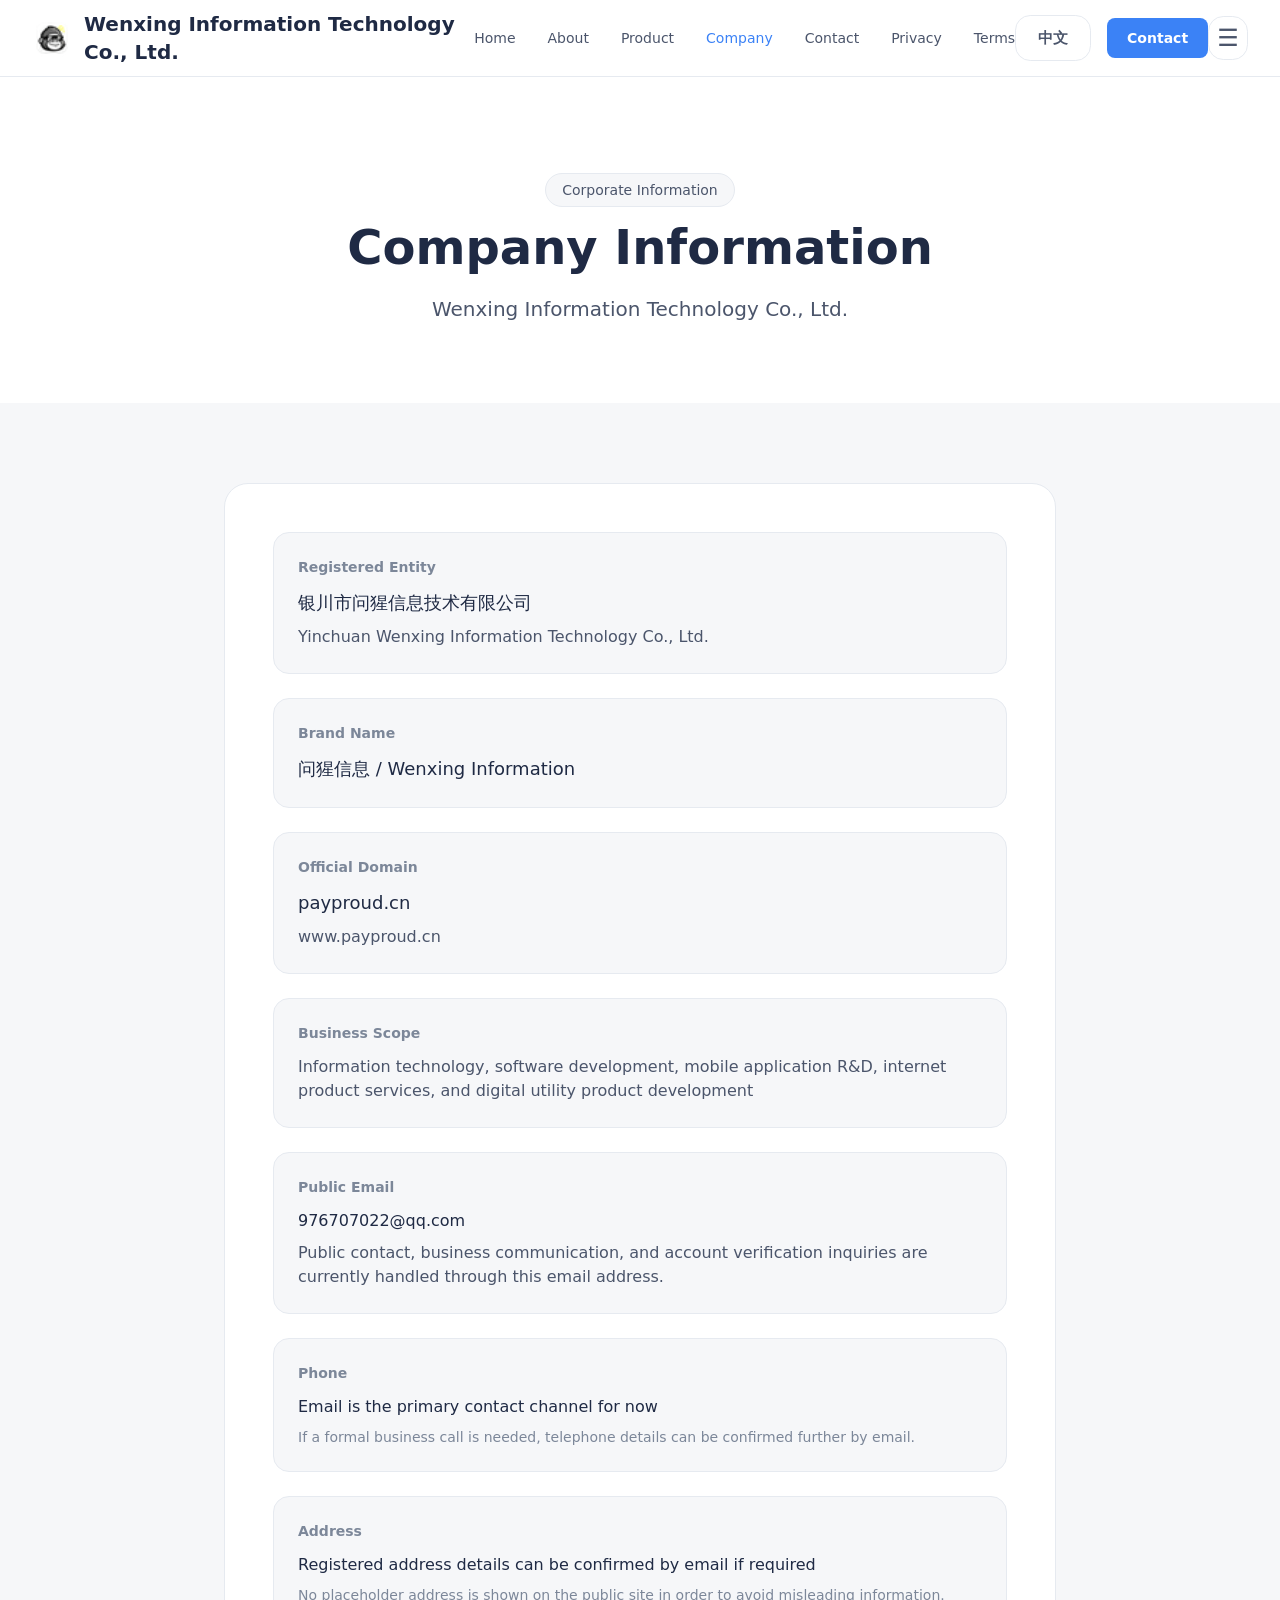
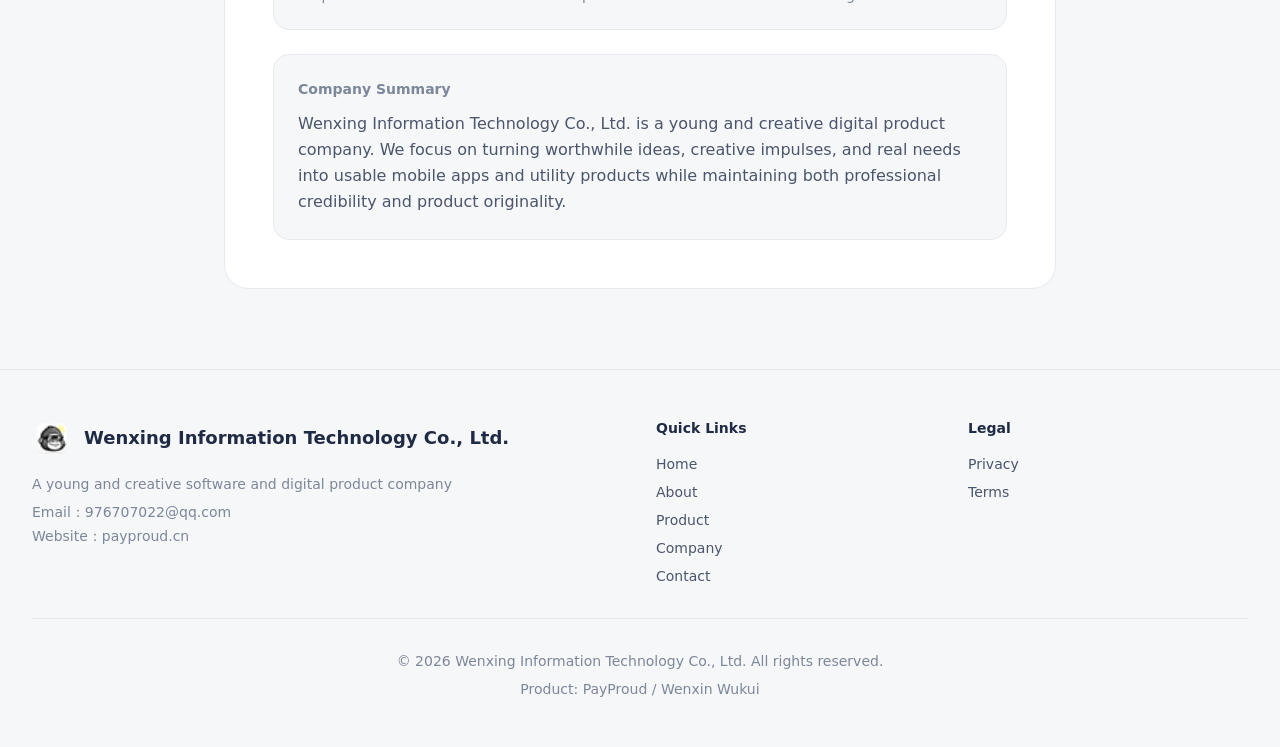
<file: en/company.html>
<!DOCTYPE html>
<html lang="en">
  <head>
    <meta charset="UTF-8" />
    <meta name="viewport" content="width=device-width, initial-scale=1.0" />
    <title>Company Information - Wenxing Information</title>
    <meta name="description" content="Official corporate information for Wenxing Information Technology Co., Ltd., including entity name, business scope, contact details, and domain." />
    <link rel="icon" href="../favicon.ico" type="image/x-icon" />
    <link rel="stylesheet" href="../assets/css/style.css" />
    <script src="../assets/js/main.js" defer></script>
  </head>
  <body data-page="company" data-locale="en">
    <div data-site-header></div>
    <main>
      <div class="min-h-screen bg-white">
        <section class="pt-24 pb-20 bg-white">
          <div class="max-w-7xl mx-auto px-4 sm:px-6 lg:px-8 text-center">
            <span class="inline-block px-4 py-1.5 bg-[#F6F7F9] border border-[#E6EAF0] rounded-full text-sm text-[#4B556B] mb-4">Corporate Information</span>
            <h1 class="text-4xl md:text-5xl font-bold text-[#1F2A44] mb-6">Company Information</h1>
            <p class="text-xl text-[#4B556B] max-w-3xl mx-auto">Wenxing Information Technology Co., Ltd.</p>
          </div>
        </section>

        <section class="py-20 bg-[#F6F7F9]">
          <div class="max-w-4xl mx-auto px-4 sm:px-6 lg:px-8">
            <div class="bg-white border border-[#E6EAF0] rounded-3xl p-8 md:p-12">
              <div class="space-y-6">
                <div class="p-6 bg-[#F6F7F9] border border-[#E6EAF0] rounded-2xl">
                  <h2 class="text-sm font-semibold text-[#7C8799] mb-3">Registered Entity</h2>
                  <p class="text-[#1F2A44] text-lg font-medium">银川市问猩信息技术有限公司</p>
                  <p class="text-[#4B556B] mt-2">Yinchuan Wenxing Information Technology Co., Ltd.</p>
                </div>

                <div class="p-6 bg-[#F6F7F9] border border-[#E6EAF0] rounded-2xl">
                  <h2 class="text-sm font-semibold text-[#7C8799] mb-3">Brand Name</h2>
                  <p class="text-[#1F2A44] text-lg font-medium">问猩信息 / Wenxing Information</p>
                </div>

                <div class="p-6 bg-[#F6F7F9] border border-[#E6EAF0] rounded-2xl">
                  <h2 class="text-sm font-semibold text-[#7C8799] mb-3">Official Domain</h2>
                  <p class="text-[#1F2A44] text-lg font-medium"><a href="https://payproud.cn" class="hover:text-[#3B82F6] transition-colors">payproud.cn</a></p>
                  <p class="text-[#4B556B] mt-2"><a href="https://www.payproud.cn" class="hover:text-[#3B82F6] transition-colors">www.payproud.cn</a></p>
                </div>

                <div class="p-6 bg-[#F6F7F9] border border-[#E6EAF0] rounded-2xl">
                  <h2 class="text-sm font-semibold text-[#7C8799] mb-3">Business Scope</h2>
                  <p class="text-[#4B556B]">Information technology, software development, mobile application R&amp;D, internet product services, and digital utility product development</p>
                </div>

                <div class="p-6 bg-[#F6F7F9] border border-[#E6EAF0] rounded-2xl">
                  <h2 class="text-sm font-semibold text-[#7C8799] mb-3">Public Email</h2>
                  <p class="text-[#1F2A44] font-medium"><a href="mailto:976707022@qq.com" class="hover:text-[#3B82F6] transition-colors">976707022@qq.com</a></p>
                  <p class="text-[#4B556B] mt-2">Public contact, business communication, and account verification inquiries are currently handled through this email address.</p>
                </div>

                <div class="p-6 bg-[#F6F7F9] border border-[#E6EAF0] rounded-2xl">
                  <h2 class="text-sm font-semibold text-[#7C8799] mb-3">Phone</h2>
                  <p class="text-[#1F2A44] font-medium">Email is the primary contact channel for now</p>
                  <p class="text-[#7C8799] text-sm mt-2">If a formal business call is needed, telephone details can be confirmed further by email.</p>
                </div>

                <div class="p-6 bg-[#F6F7F9] border border-[#E6EAF0] rounded-2xl">
                  <h2 class="text-sm font-semibold text-[#7C8799] mb-3">Address</h2>
                  <p class="text-[#1F2A44] font-medium">Registered address details can be confirmed by email if required</p>
                  <p class="text-[#7C8799] text-sm mt-2">No placeholder address is shown on the public site in order to avoid misleading information.</p>
                </div>

                <div class="p-6 bg-[#F6F7F9] border border-[#E6EAF0] rounded-2xl">
                  <h2 class="text-sm font-semibold text-[#7C8799] mb-3">Company Summary</h2>
                  <p class="text-[#4B556B] leading-relaxed">Wenxing Information Technology Co., Ltd. is a young and creative digital product company. We focus on turning worthwhile ideas, creative impulses, and real needs into usable mobile apps and utility products while maintaining both professional credibility and product originality.</p>
                </div>
              </div>
            </div>
          </div>
        </section>
      </div>
    </main>
    <div data-site-footer></div>
  </body>
</html>
</file>
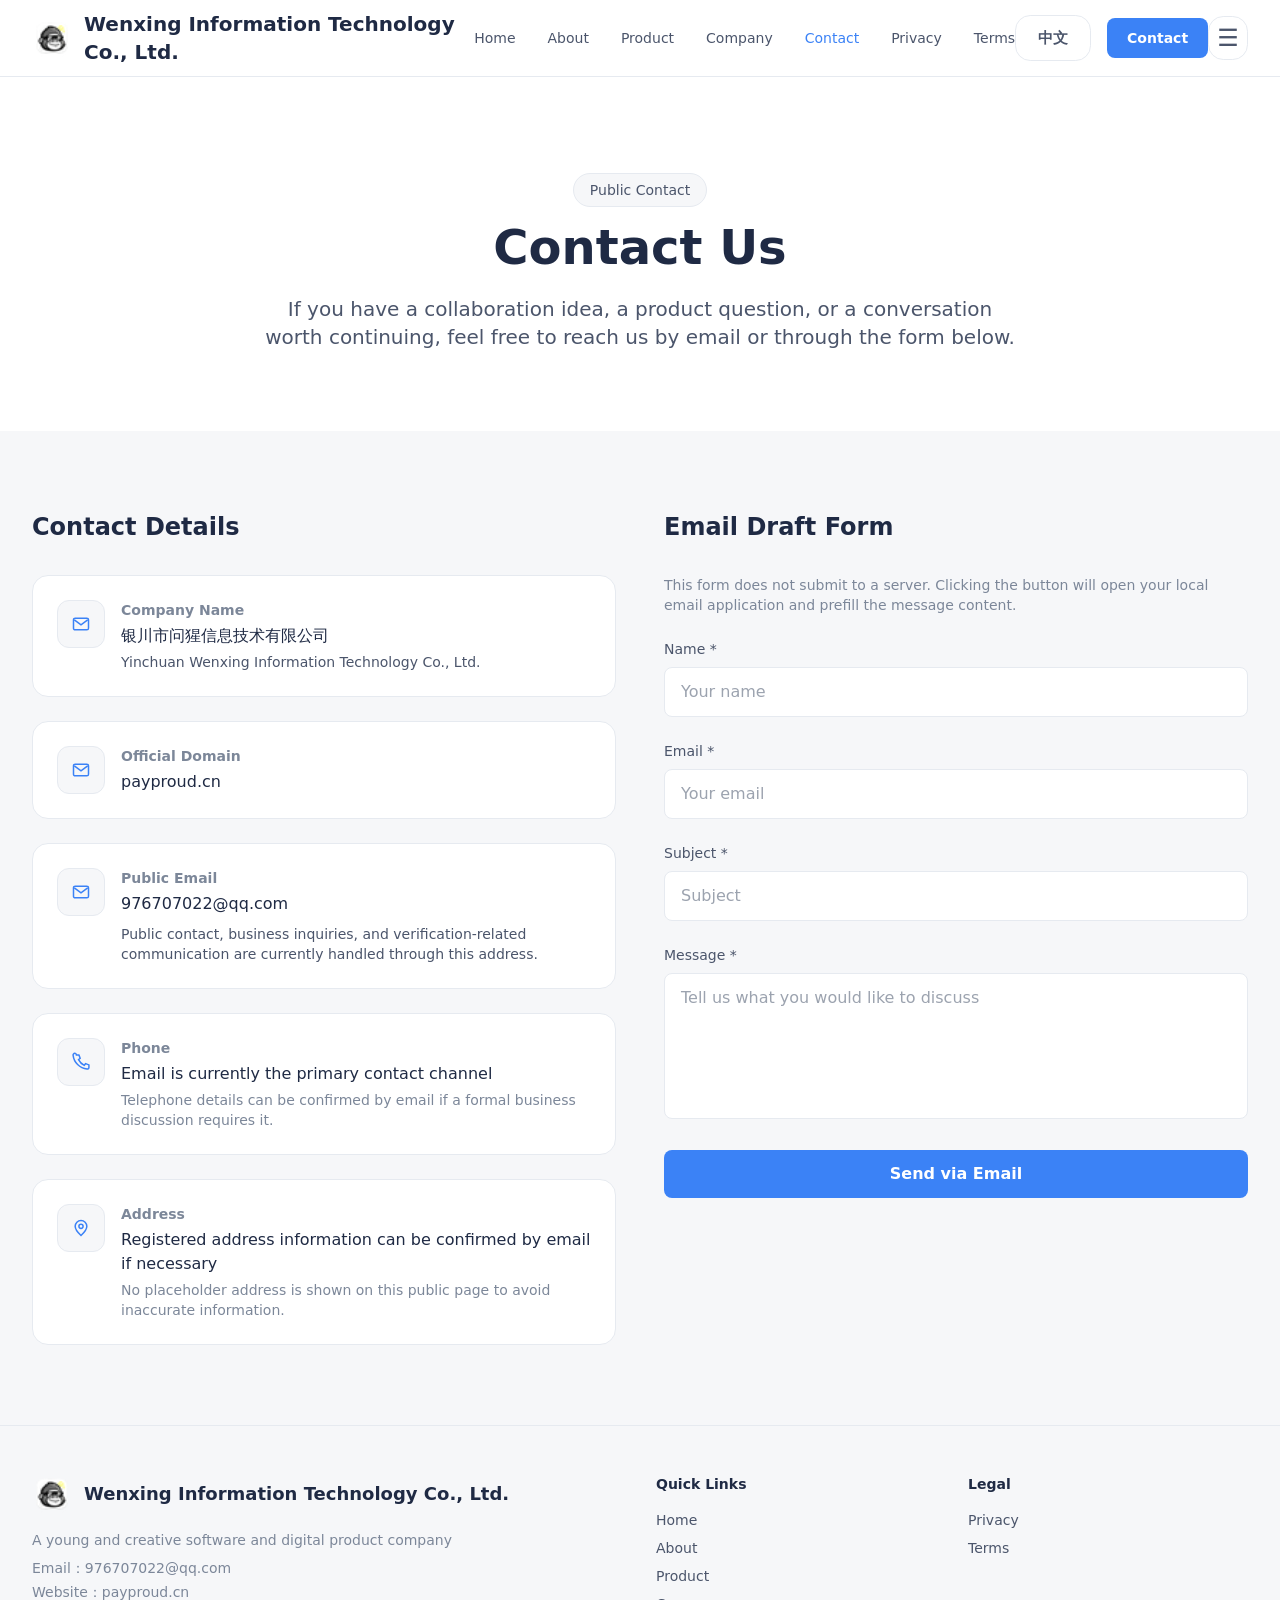
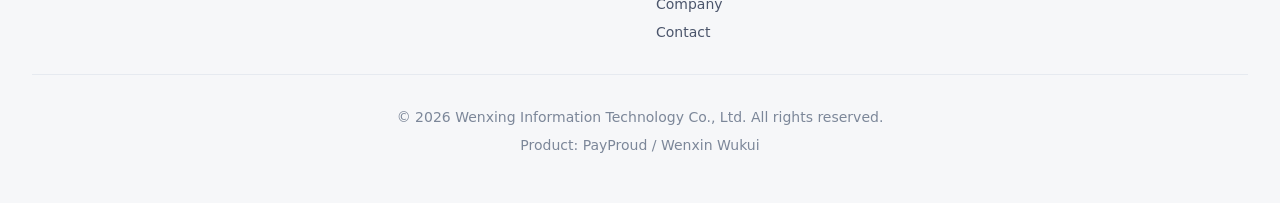
<file: en/contact.html>
<!DOCTYPE html>
<html lang="en">
  <head>
    <meta charset="UTF-8" />
    <meta name="viewport" content="width=device-width, initial-scale=1.0" />
    <title>Contact - Wenxing Information</title>
    <meta name="description" content="Contact Wenxing Information Technology Co., Ltd. for product conversations, business inquiries, and account verification communication." />
    <link rel="icon" href="../favicon.ico" type="image/x-icon" />
    <link rel="stylesheet" href="../assets/css/style.css" />
    <script src="../assets/js/main.js" defer></script>
  </head>
  <body data-page="contact" data-locale="en">
    <div data-site-header></div>
    <main>
      <div class="min-h-screen bg-white">
        <section class="pt-24 pb-20 bg-white">
          <div class="max-w-7xl mx-auto px-4 sm:px-6 lg:px-8 text-center">
            <span class="inline-block px-4 py-1.5 bg-[#F6F7F9] border border-[#E6EAF0] rounded-full text-sm text-[#4B556B] mb-4">Public Contact</span>
            <h1 class="text-4xl md:text-5xl font-bold text-[#1F2A44] mb-6">Contact Us</h1>
            <p class="text-xl text-[#4B556B] max-w-3xl mx-auto">If you have a collaboration idea, a product question, or a conversation worth continuing, feel free to reach us by email or through the form below.</p>
          </div>
        </section>
        <section class="py-20 bg-[#F6F7F9]">
          <div class="max-w-7xl mx-auto px-4 sm:px-6 lg:px-8">
            <div class="grid grid-cols-1 lg:grid-cols-2 gap-12">
              <div>
                <h2 class="text-2xl font-bold text-[#1F2A44] mb-8">Contact Details</h2>
                <div class="space-y-6">
                  <div class="p-6 bg-white border border-[#E6EAF0] rounded-2xl"><div class="flex items-start gap-4"><div class="w-12 h-12 bg-[#F6F7F9] border border-[#E6EAF0] rounded-xl flex items-center justify-center flex-shrink-0"><svg class="w-5 h-5 text-[#3B82F6]" viewBox="0 0 24 24" fill="none" stroke="currentColor" stroke-width="1.8"><rect x="3" y="5" width="18" height="14" rx="2"></rect><path d="M4 7l8 6 8-6"></path></svg></div><div><h3 class="text-sm font-semibold text-[#7C8799] mb-1">Company Name</h3><p class="text-[#1F2A44] font-medium">银川市问猩信息技术有限公司</p><p class="text-[#4B556B] text-sm mt-1">Yinchuan Wenxing Information Technology Co., Ltd.</p></div></div></div>
                  <div class="p-6 bg-white border border-[#E6EAF0] rounded-2xl"><div class="flex items-start gap-4"><div class="w-12 h-12 bg-[#F6F7F9] border border-[#E6EAF0] rounded-xl flex items-center justify-center flex-shrink-0"><svg class="w-5 h-5 text-[#3B82F6]" viewBox="0 0 24 24" fill="none" stroke="currentColor" stroke-width="1.8"><rect x="3" y="5" width="18" height="14" rx="2"></rect><path d="M4 7l8 6 8-6"></path></svg></div><div><h3 class="text-sm font-semibold text-[#7C8799] mb-1">Official Domain</h3><p class="text-[#1F2A44] font-medium"><a href="https://payproud.cn" class="hover:text-[#3B82F6] transition-colors">payproud.cn</a></p></div></div></div>
                  <div class="p-6 bg-white border border-[#E6EAF0] rounded-2xl"><div class="flex items-start gap-4"><div class="w-12 h-12 bg-[#F6F7F9] border border-[#E6EAF0] rounded-xl flex items-center justify-center flex-shrink-0"><svg class="w-5 h-5 text-[#3B82F6]" viewBox="0 0 24 24" fill="none" stroke="currentColor" stroke-width="1.8"><rect x="3" y="5" width="18" height="14" rx="2"></rect><path d="M4 7l8 6 8-6"></path></svg></div><div><h3 class="text-sm font-semibold text-[#7C8799] mb-1">Public Email</h3><p class="text-[#1F2A44] font-medium"><a href="mailto:976707022@qq.com" class="hover:text-[#3B82F6] transition-colors">976707022@qq.com</a></p><p class="text-[#4B556B] text-sm mt-2">Public contact, business inquiries, and verification-related communication are currently handled through this address.</p></div></div></div>
                  <div class="p-6 bg-white border border-[#E6EAF0] rounded-2xl"><div class="flex items-start gap-4"><div class="w-12 h-12 bg-[#F6F7F9] border border-[#E6EAF0] rounded-xl flex items-center justify-center flex-shrink-0"><svg class="w-5 h-5 text-[#3B82F6]" viewBox="0 0 24 24" fill="none" stroke="currentColor" stroke-width="1.8"><path d="M6.5 3.5h3l1.5 4-2 1.6a16 16 0 006.9 6.9l1.6-2 4 1.5v3a2 2 0 01-2.2 2 19 19 0 01-16.8-16.8A2 2 0 016.5 3.5z"></path></svg></div><div><h3 class="text-sm font-semibold text-[#7C8799] mb-1">Phone</h3><p class="text-[#1F2A44] font-medium">Email is currently the primary contact channel</p><p class="text-[#7C8799] text-sm mt-1">Telephone details can be confirmed by email if a formal business discussion requires it.</p></div></div></div>
                  <div class="p-6 bg-white border border-[#E6EAF0] rounded-2xl"><div class="flex items-start gap-4"><div class="w-12 h-12 bg-[#F6F7F9] border border-[#E6EAF0] rounded-xl flex items-center justify-center flex-shrink-0"><svg class="w-5 h-5 text-[#3B82F6]" viewBox="0 0 24 24" fill="none" stroke="currentColor" stroke-width="1.8"><path d="M12 21s7-6.2 7-11a7 7 0 10-14 0c0 4.8 7 11 7 11z"></path><circle cx="12" cy="10" r="2.5"></circle></svg></div><div><h3 class="text-sm font-semibold text-[#7C8799] mb-1">Address</h3><p class="text-[#1F2A44] font-medium">Registered address information can be confirmed by email if necessary</p><p class="text-[#7C8799] text-sm mt-1">No placeholder address is shown on this public page to avoid inaccurate information.</p></div></div></div>
                </div>
              </div>
              <div>
                <h2 class="text-2xl font-bold text-[#1F2A44] mb-8">Email Draft Form</h2>
                <p class="text-sm text-[#7C8799] mb-6">This form does not submit to a server. Clicking the button will open your local email application and prefill the message content.</p>
                <form class="space-y-6" data-contact-form>
                  <div><label for="name" class="block text-sm font-medium text-[#4B556B] mb-2">Name *</label><input type="text" id="name" name="name" required class="w-full px-4 py-3 border border-[#E6EAF0] rounded-lg focus:ring-2 focus:ring-[#3B82F6] focus:border-[#3B82F6] transition-colors bg-white" placeholder="Your name" /></div>
                  <div><label for="email" class="block text-sm font-medium text-[#4B556B] mb-2">Email *</label><input type="email" id="email" name="email" required class="w-full px-4 py-3 border border-[#E6EAF0] rounded-lg focus:ring-2 focus:ring-[#3B82F6] focus:border-[#3B82F6] transition-colors bg-white" placeholder="Your email" /></div>
                  <div><label for="subject" class="block text-sm font-medium text-[#4B556B] mb-2">Subject *</label><input type="text" id="subject" name="subject" required class="w-full px-4 py-3 border border-[#E6EAF0] rounded-lg focus:ring-2 focus:ring-[#3B82F6] focus:border-[#3B82F6] transition-colors bg-white" placeholder="Subject" /></div>
                  <div><label for="message" class="block text-sm font-medium text-[#4B556B] mb-2">Message *</label><textarea id="message" name="message" required rows="5" class="w-full px-4 py-3 border border-[#E6EAF0] rounded-lg focus:ring-2 focus:ring-[#3B82F6] focus:border-[#3B82F6] transition-colors bg-white resize-none" placeholder="Tell us what you would like to discuss"></textarea></div>
                  <button type="submit" class="w-full py-3 px-4 rounded-lg font-semibold transition-colors bg-[#3B82F6] hover:bg-[#2563EB] text-white" data-submit-button>Send via Email</button>
                  <div class="hidden p-4 bg-blue-50 border border-blue-200 rounded-lg text-blue-700 text-center" data-submit-success></div>
                </form>
              </div>
            </div>
          </div>
        </section>
      </div>
    </main>
    <div data-site-footer></div>
  </body>
</html>
</file>
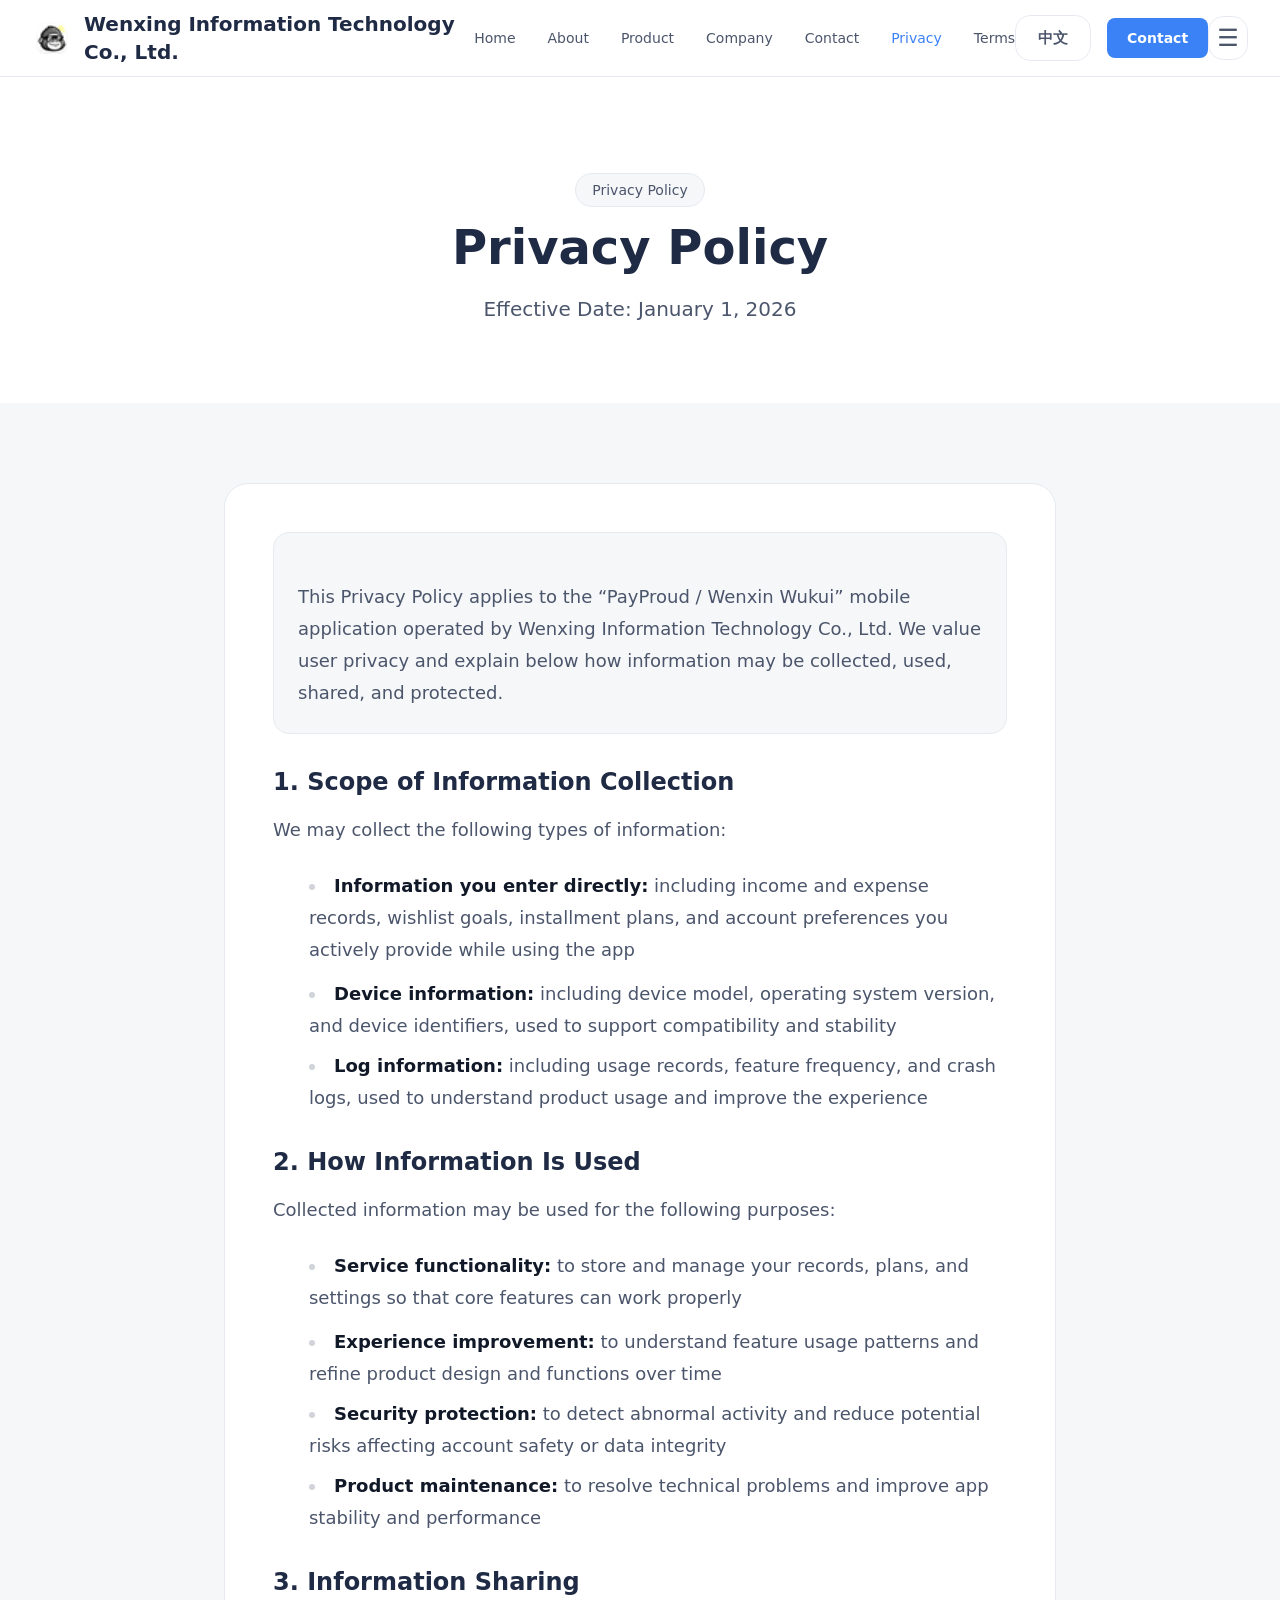
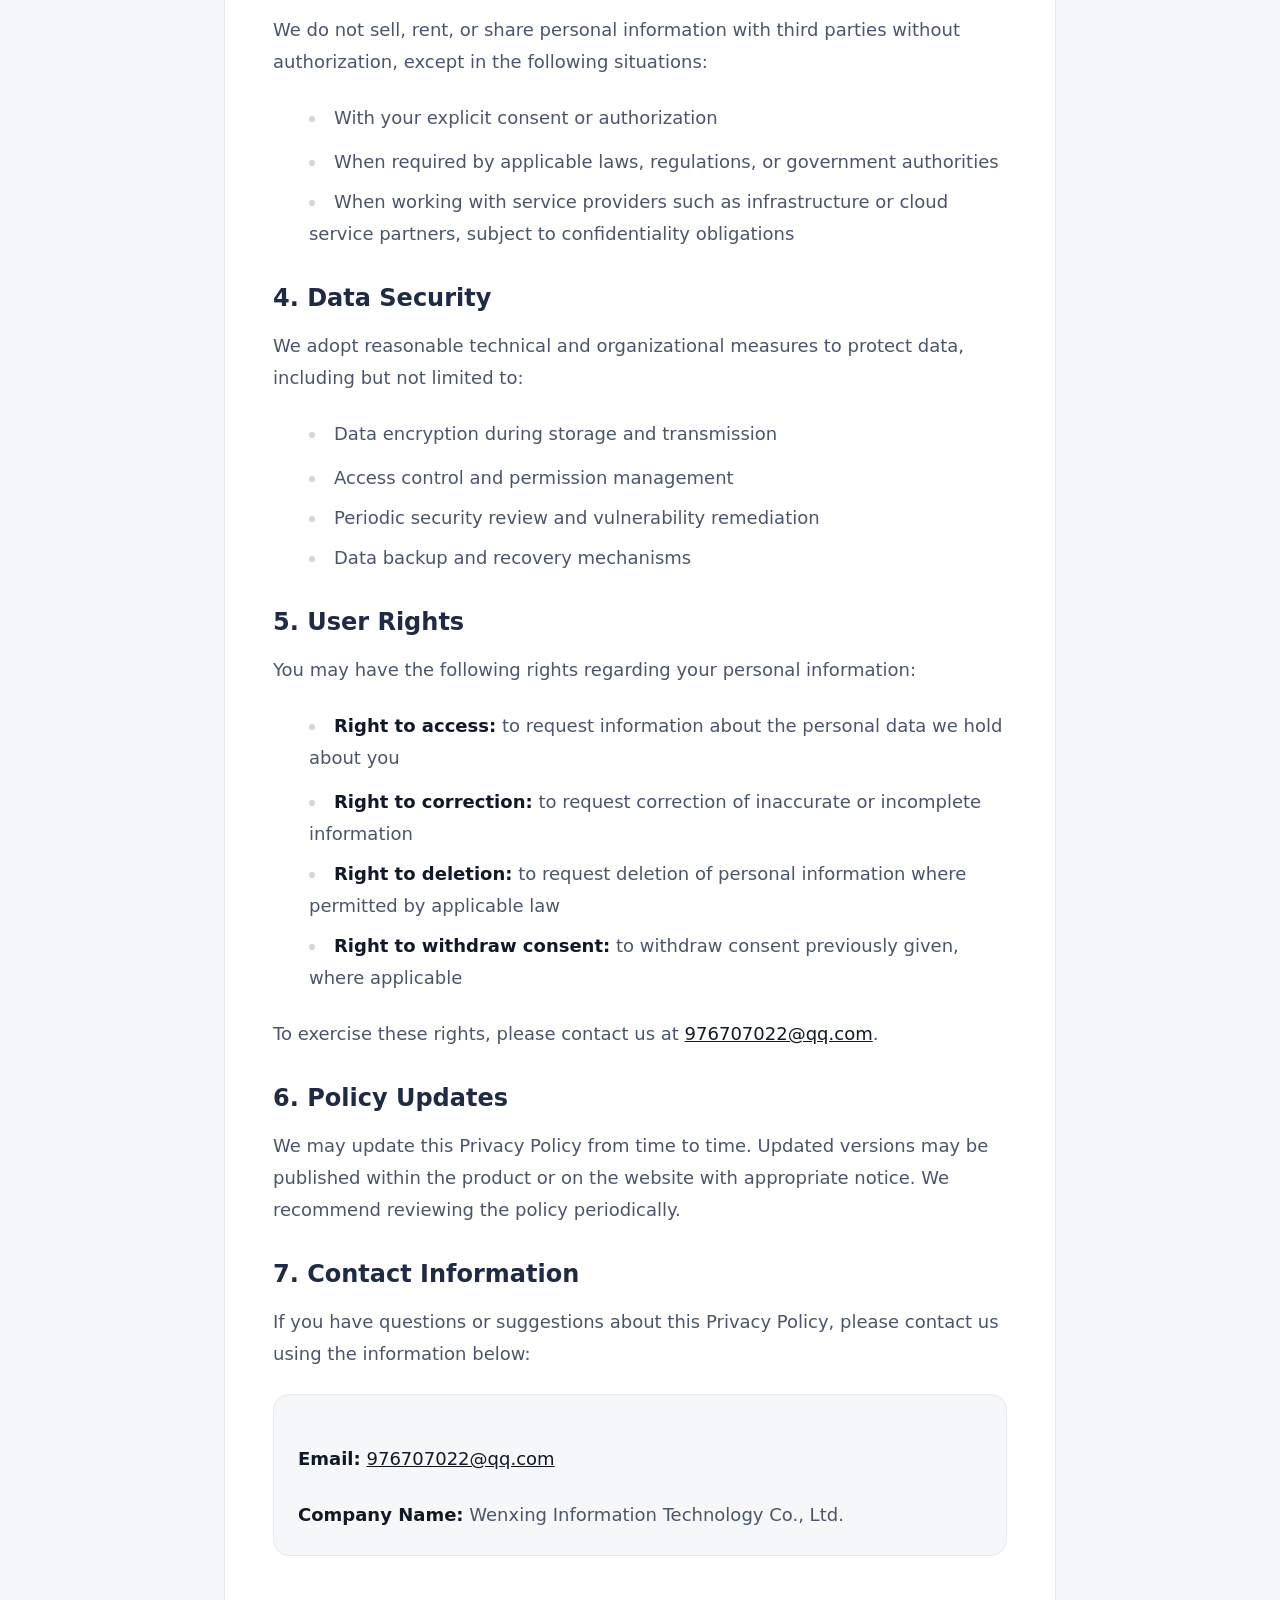
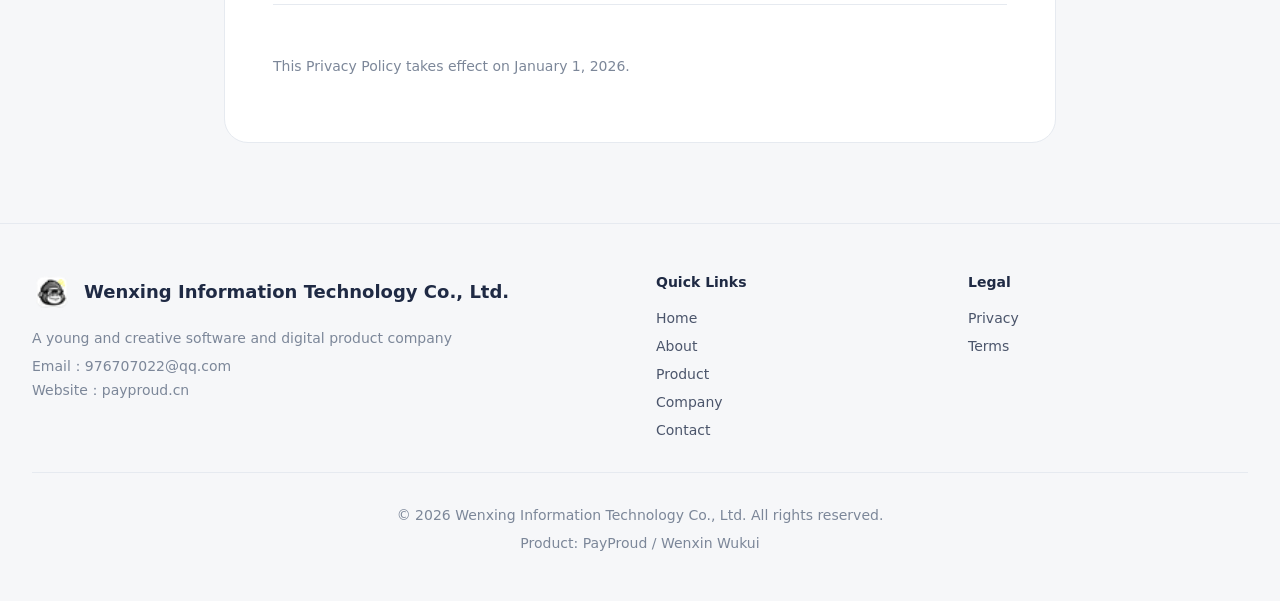
<file: en/privacy.html>
<!DOCTYPE html>
<html lang="en">
  <head>
    <meta charset="UTF-8" />
    <meta name="viewport" content="width=device-width, initial-scale=1.0" />
    <title>Privacy Policy - Wenxing Information</title>
    <meta name="description" content="Privacy Policy for the PayProud application, explaining how information may be collected, used, shared, and protected." />
    <link rel="icon" href="../favicon.ico" type="image/x-icon" />
    <link rel="stylesheet" href="../assets/css/style.css" />
    <script src="../assets/js/main.js" defer></script>
  </head>
  <body data-page="privacy" data-locale="en">
    <div data-site-header></div>
    <main>
      <div class="min-h-screen bg-white">
        <section class="pt-24 pb-20 bg-white">
          <div class="max-w-7xl mx-auto px-4 sm:px-6 lg:px-8 text-center">
            <span class="inline-block px-4 py-1.5 bg-[#F6F7F9] border border-[#E6EAF0] rounded-full text-sm text-[#4B556B] mb-4">Privacy Policy</span>
            <h1 class="text-4xl md:text-5xl font-bold text-[#1F2A44] mb-6">Privacy Policy</h1>
            <p class="text-xl text-[#4B556B]">Effective Date: January 1, 2026</p>
          </div>
        </section>

        <section class="py-20 bg-[#F6F7F9]">
          <div class="max-w-4xl mx-auto px-4 sm:px-6 lg:px-8">
            <div class="bg-white border border-[#E6EAF0] rounded-3xl p-8 md:p-12">
              <div class="prose prose-lg max-w-none">
                <div class="bg-[#F6F7F9] border border-[#E6EAF0] p-6 rounded-2xl mb-8">
                  <p class="text-[#4B556B] mb-0">This Privacy Policy applies to the “PayProud / Wenxin Wukui” mobile application operated by Wenxing Information Technology Co., Ltd. We value user privacy and explain below how information may be collected, used, shared, and protected.</p>
                </div>

                <h2 class="text-2xl font-bold text-[#1F2A44] mt-8 mb-4">1. Scope of Information Collection</h2>
                <p class="text-[#4B556B] mb-4">We may collect the following types of information:</p>
                <ul class="list-disc list-inside text-[#4B556B] space-y-2 mb-6">
                  <li><strong>Information you enter directly:</strong> including income and expense records, wishlist goals, installment plans, and account preferences you actively provide while using the app</li>
                  <li><strong>Device information:</strong> including device model, operating system version, and device identifiers, used to support compatibility and stability</li>
                  <li><strong>Log information:</strong> including usage records, feature frequency, and crash logs, used to understand product usage and improve the experience</li>
                </ul>

                <h2 class="text-2xl font-bold text-[#1F2A44] mt-8 mb-4">2. How Information Is Used</h2>
                <p class="text-[#4B556B] mb-4">Collected information may be used for the following purposes:</p>
                <ul class="list-disc list-inside text-[#4B556B] space-y-2 mb-6">
                  <li><strong>Service functionality:</strong> to store and manage your records, plans, and settings so that core features can work properly</li>
                  <li><strong>Experience improvement:</strong> to understand feature usage patterns and refine product design and functions over time</li>
                  <li><strong>Security protection:</strong> to detect abnormal activity and reduce potential risks affecting account safety or data integrity</li>
                  <li><strong>Product maintenance:</strong> to resolve technical problems and improve app stability and performance</li>
                </ul>

                <h2 class="text-2xl font-bold text-[#1F2A44] mt-8 mb-4">3. Information Sharing</h2>
                <p class="text-[#4B556B] mb-6">We do not sell, rent, or share personal information with third parties without authorization, except in the following situations:</p>
                <ul class="list-disc list-inside text-[#4B556B] space-y-2 mb-6">
                  <li>With your explicit consent or authorization</li>
                  <li>When required by applicable laws, regulations, or government authorities</li>
                  <li>When working with service providers such as infrastructure or cloud service partners, subject to confidentiality obligations</li>
                </ul>

                <h2 class="text-2xl font-bold text-[#1F2A44] mt-8 mb-4">4. Data Security</h2>
                <p class="text-[#4B556B] mb-6">We adopt reasonable technical and organizational measures to protect data, including but not limited to:</p>
                <ul class="list-disc list-inside text-[#4B556B] space-y-2 mb-6">
                  <li>Data encryption during storage and transmission</li>
                  <li>Access control and permission management</li>
                  <li>Periodic security review and vulnerability remediation</li>
                  <li>Data backup and recovery mechanisms</li>
                </ul>

                <h2 class="text-2xl font-bold text-[#1F2A44] mt-8 mb-4">5. User Rights</h2>
                <p class="text-[#4B556B] mb-4">You may have the following rights regarding your personal information:</p>
                <ul class="list-disc list-inside text-[#4B556B] space-y-2 mb-6">
                  <li><strong>Right to access:</strong> to request information about the personal data we hold about you</li>
                  <li><strong>Right to correction:</strong> to request correction of inaccurate or incomplete information</li>
                  <li><strong>Right to deletion:</strong> to request deletion of personal information where permitted by applicable law</li>
                  <li><strong>Right to withdraw consent:</strong> to withdraw consent previously given, where applicable</li>
                </ul>
                <p class="text-[#4B556B] mb-6">To exercise these rights, please contact us at <a href="mailto:976707022@qq.com" class="hover:text-[#3B82F6] transition-colors">976707022@qq.com</a>.</p>

                <h2 class="text-2xl font-bold text-[#1F2A44] mt-8 mb-4">6. Policy Updates</h2>
                <p class="text-[#4B556B] mb-6">We may update this Privacy Policy from time to time. Updated versions may be published within the product or on the website with appropriate notice. We recommend reviewing the policy periodically.</p>

                <h2 class="text-2xl font-bold text-[#1F2A44] mt-8 mb-4">7. Contact Information</h2>
                <p class="text-[#4B556B] mb-6">If you have questions or suggestions about this Privacy Policy, please contact us using the information below:</p>
                <div class="bg-[#F6F7F9] border border-[#E6EAF0] p-6 rounded-2xl">
                  <p class="text-[#4B556B] mb-2"><strong>Email:</strong> <a href="mailto:976707022@qq.com" class="hover:text-[#3B82F6] transition-colors">976707022@qq.com</a></p>
                  <p class="text-[#4B556B] mb-0"><strong>Company Name:</strong> Wenxing Information Technology Co., Ltd.</p>
                </div>

                <div class="mt-12 pt-8 border-t border-[#E6EAF0]">
                  <p class="text-[#7C8799] text-sm">This Privacy Policy takes effect on January 1, 2026.</p>
                </div>
              </div>
            </div>
          </div>
        </section>
      </div>
    </main>
    <div data-site-footer></div>
  </body>
</html>
</file>
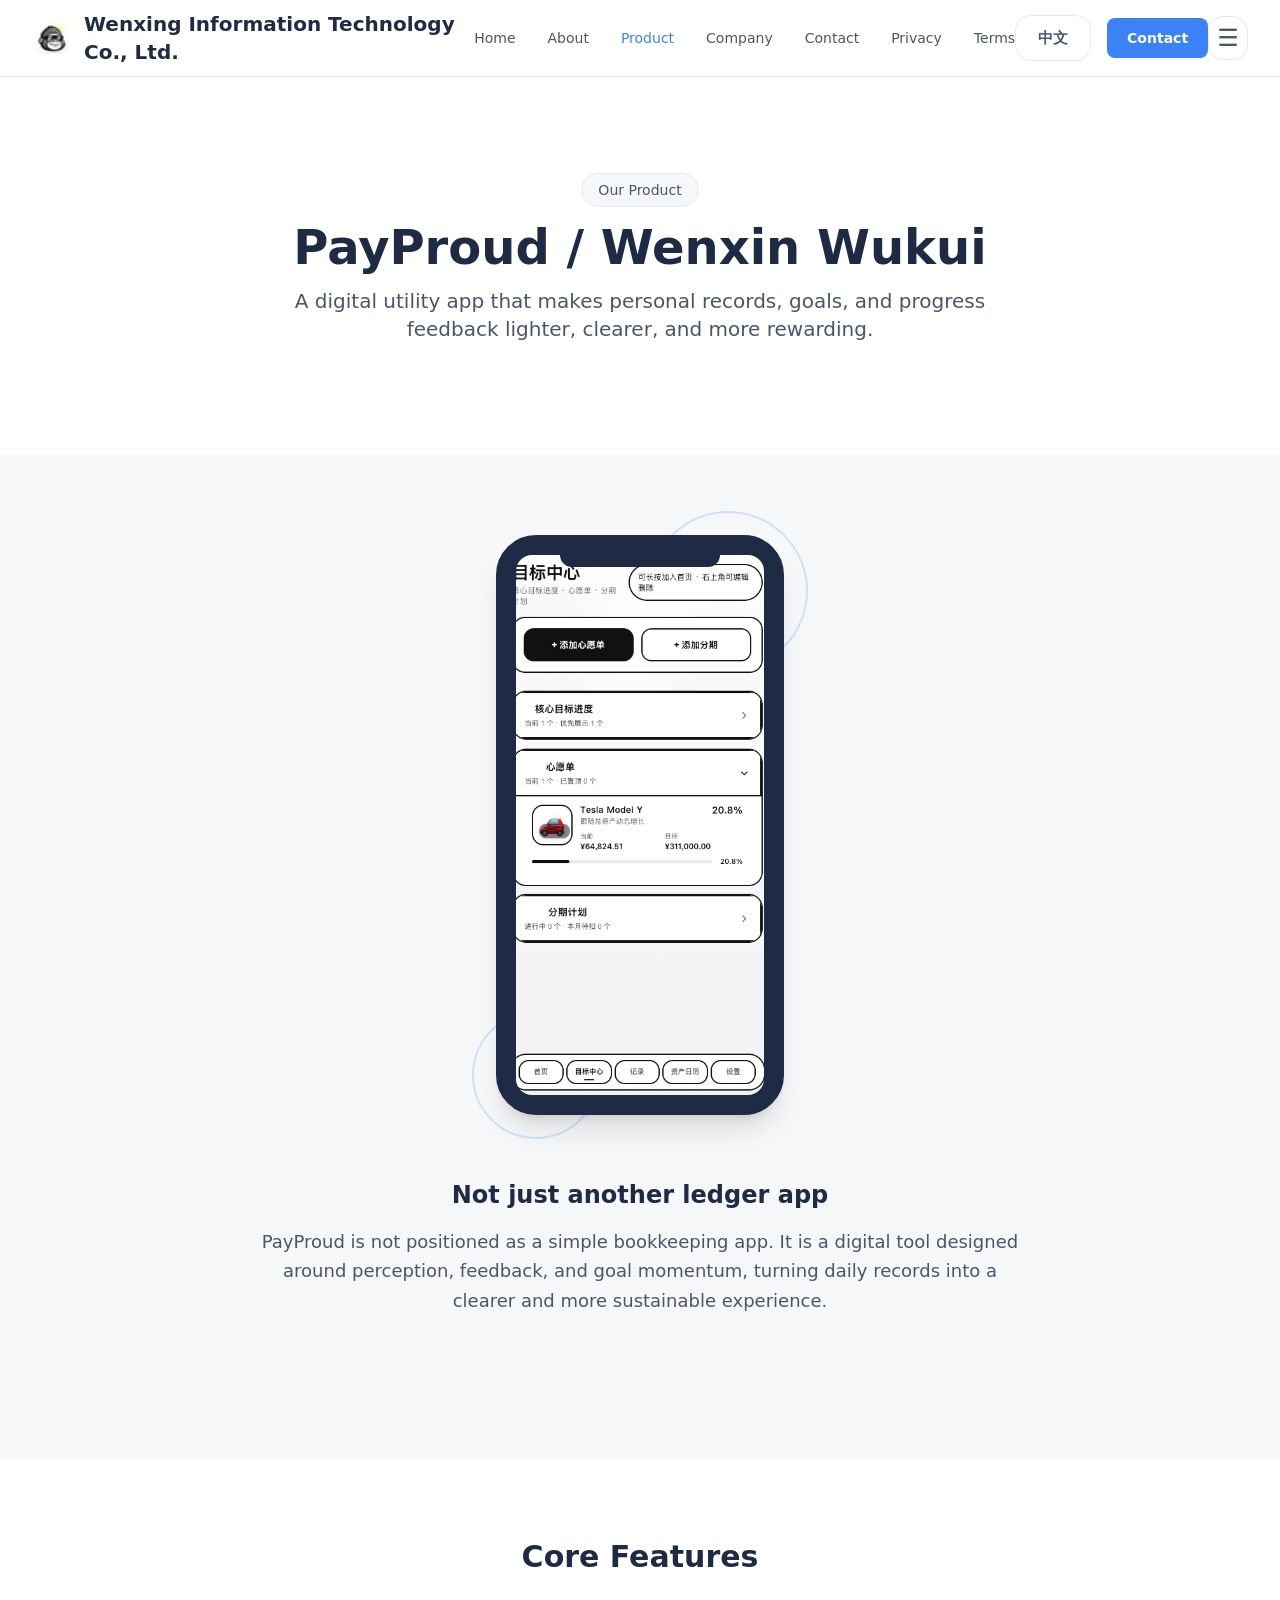
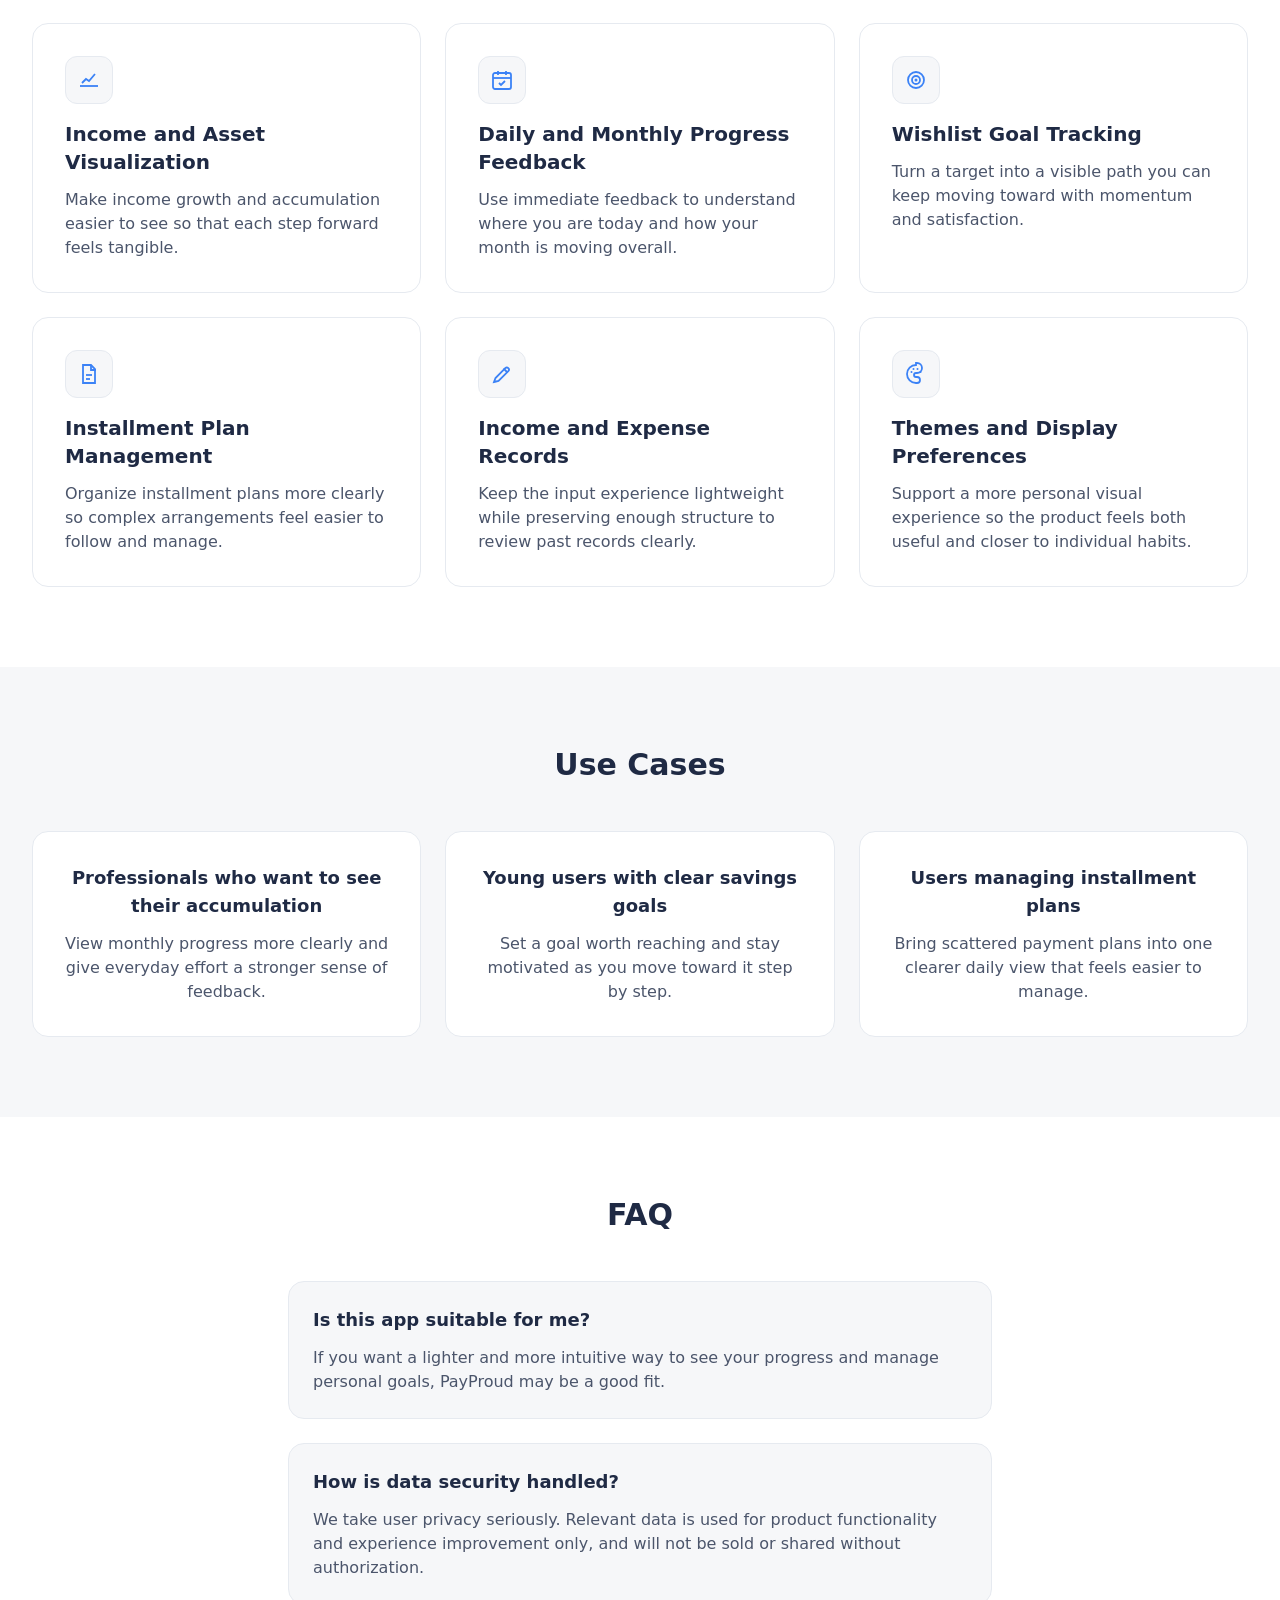
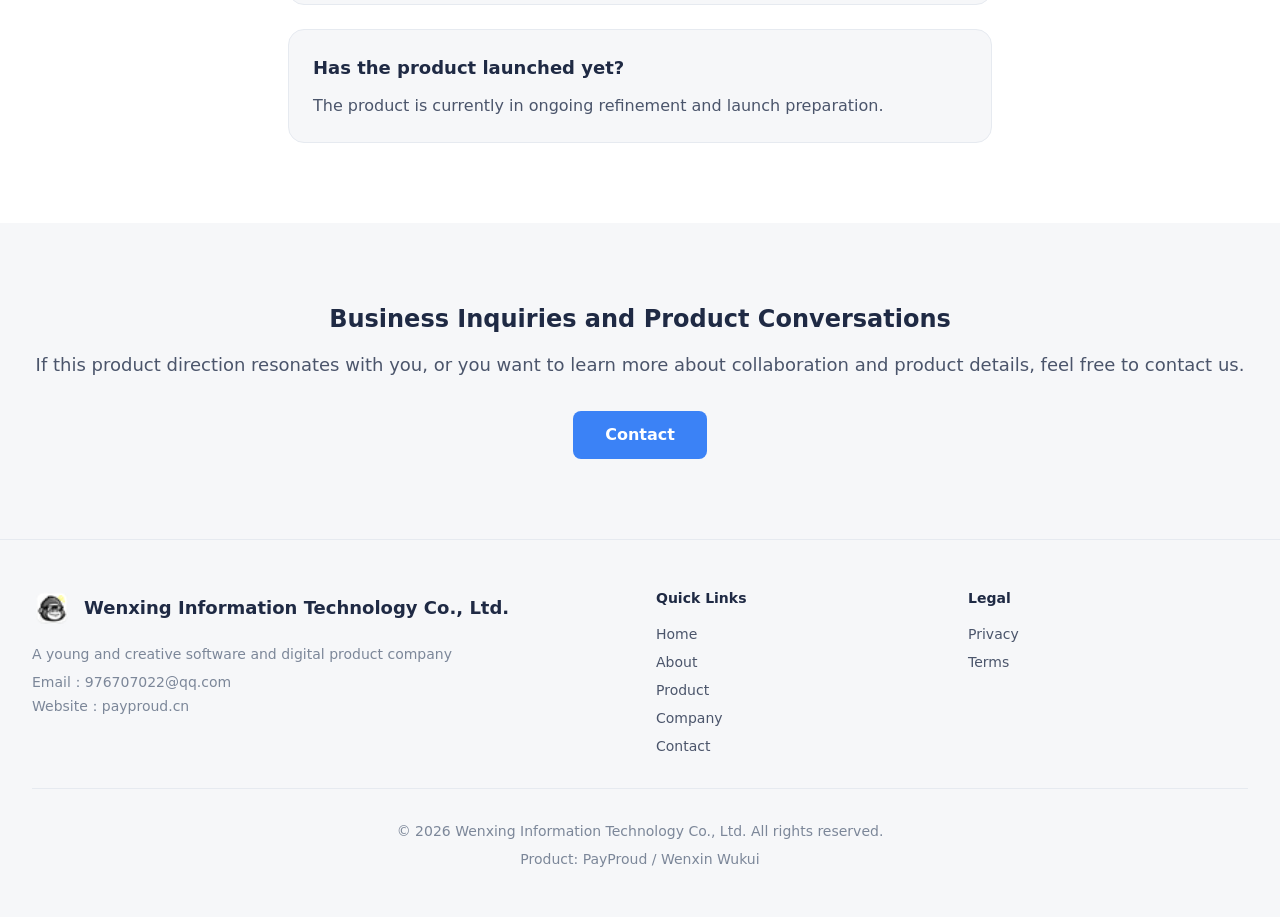
<file: en/product.html>
<!DOCTYPE html>
<html lang="en">
  <head>
    <meta charset="UTF-8" />
    <meta name="viewport" content="width=device-width, initial-scale=1.0" />
    <title>PayProud - A Digital Product by Wenxing Information</title>
    <meta name="description" content="PayProud is a digital utility app by Wenxing Information designed to make income progress, goal tracking, and personal accumulation easier to see and feel." />
    <link rel="icon" href="../favicon.ico" type="image/x-icon" />
    <link rel="stylesheet" href="../assets/css/style.css" />
    <script src="../assets/js/main.js" defer></script>
  </head>
  <body data-page="product" data-locale="en">
    <div data-site-header></div>
    <main>
      <div class="min-h-screen bg-white">
        <section class="pt-24 pb-20 bg-white">
          <div class="max-w-7xl mx-auto px-4 sm:px-6 lg:px-8 text-center">
            <span class="inline-block px-4 py-1.5 bg-[#F6F7F9] border border-[#E6EAF0] rounded-full text-sm text-[#4B556B] mb-4">Our Product</span>
            <h1 class="text-4xl md:text-5xl font-bold text-[#1F2A44] mb-4">PayProud / Wenxin Wukui</h1>
            <p class="text-xl text-[#4B556B] mb-8 max-w-3xl mx-auto">A digital utility app that makes personal records, goals, and progress feedback lighter, clearer, and more rewarding.</p>
          </div>
        </section>

        <section class="py-20 bg-[#F6F7F9]">
          <div class="max-w-7xl mx-auto px-4 sm:px-6 lg:px-8">
            <div class="device-showcase flex justify-center mb-16">
              <div class="relative">
                <div class="device-orbit device-orbit-lg absolute -top-6 -right-6 w-40 h-40 border-2 border-[#3B82F6]/20 rounded-full"></div>
                <div class="device-orbit device-orbit-sm absolute -bottom-6 -left-6 w-32 h-32 border-2 border-[#3B82F6]/20 rounded-full"></div>
                <div class="device-frame w-72 h-[580px] bg-[#1F2A44] rounded-[2.5rem] border-4 border-[#1F2A44] shadow-xl overflow-hidden">
                  <div class="device-notch absolute top-0 left-1/2 transform -translate-x-1/2 w-40 h-7 bg-[#1F2A44] rounded-b-xl z-10"></div>
                  <div class="device-screen w-full h-full flex items-center justify-center p-4">
                    <img src="../assets/images/payproud-product-preview.png" alt="PayProud product preview" class="w-full h-full object-cover rounded-2xl" />
                  </div>
                </div>
              </div>
            </div>

            <div class="max-w-3xl mx-auto text-center mb-16">
              <h2 class="text-2xl font-bold text-[#1F2A44] mb-4">Not just another ledger app</h2>
              <p class="text-lg text-[#4B556B] leading-relaxed">
                PayProud is not positioned as a simple bookkeeping app. It is a digital tool designed around perception, feedback, and goal momentum, turning daily records into a clearer and more sustainable experience.
              </p>
            </div>
          </div>
        </section>

        <section class="py-20 bg-white">
          <div class="max-w-7xl mx-auto px-4 sm:px-6 lg:px-8">
            <h2 class="text-3xl font-bold text-[#1F2A44] mb-12 text-center">Core Features</h2>
            <div class="grid grid-cols-1 md:grid-cols-2 lg:grid-cols-3 gap-6">
              <div class="bg-white p-8 border border-[#E6EAF0] rounded-2xl hover:shadow-lg hover:shadow-[#1F2A44]/5 transition-all duration-300">
                <div class="w-12 h-12 bg-[#F6F7F9] border border-[#E6EAF0] rounded-xl flex items-center justify-center mb-4">
                  <svg class="w-6 h-6 text-[#3B82F6]" viewBox="0 0 24 24" fill="none" stroke="currentColor" stroke-width="1.8"><path d="M3 18h18"></path><path d="M5 15l4-4 3 2 6-7"></path></svg>
                </div>
                <h3 class="text-xl font-semibold text-[#1F2A44] mb-3">Income and Asset Visualization</h3>
                <p class="text-[#4B556B]">Make income growth and accumulation easier to see so that each step forward feels tangible.</p>
              </div>
              <div class="bg-white p-8 border border-[#E6EAF0] rounded-2xl hover:shadow-lg hover:shadow-[#1F2A44]/5 transition-all duration-300">
                <div class="w-12 h-12 bg-[#F6F7F9] border border-[#E6EAF0] rounded-xl flex items-center justify-center mb-4">
                  <svg class="w-6 h-6 text-[#3B82F6]" viewBox="0 0 24 24" fill="none" stroke="currentColor" stroke-width="1.8"><rect x="3" y="5" width="18" height="16" rx="2"></rect><path d="M16 3v4"></path><path d="M8 3v4"></path><path d="M3 10h18"></path><path d="M9 15l2 2 4-4"></path></svg>
                </div>
                <h3 class="text-xl font-semibold text-[#1F2A44] mb-3">Daily and Monthly Progress Feedback</h3>
                <p class="text-[#4B556B]">Use immediate feedback to understand where you are today and how your month is moving overall.</p>
              </div>
              <div class="bg-white p-8 border border-[#E6EAF0] rounded-2xl hover:shadow-lg hover:shadow-[#1F2A44]/5 transition-all duration-300">
                <div class="w-12 h-12 bg-[#F6F7F9] border border-[#E6EAF0] rounded-xl flex items-center justify-center mb-4">
                  <svg class="w-6 h-6 text-[#3B82F6]" viewBox="0 0 24 24" fill="none" stroke="currentColor" stroke-width="1.8"><circle cx="12" cy="12" r="8"></circle><circle cx="12" cy="12" r="4"></circle><circle cx="12" cy="12" r="1.5" fill="currentColor" stroke="none"></circle></svg>
                </div>
                <h3 class="text-xl font-semibold text-[#1F2A44] mb-3">Wishlist Goal Tracking</h3>
                <p class="text-[#4B556B]">Turn a target into a visible path you can keep moving toward with momentum and satisfaction.</p>
              </div>
              <div class="bg-white p-8 border border-[#E6EAF0] rounded-2xl hover:shadow-lg hover:shadow-[#1F2A44]/5 transition-all duration-300">
                <div class="w-12 h-12 bg-[#F6F7F9] border border-[#E6EAF0] rounded-xl flex items-center justify-center mb-4">
                  <svg class="w-6 h-6 text-[#3B82F6]" viewBox="0 0 24 24" fill="none" stroke="currentColor" stroke-width="1.8"><path d="M8 3h6l4 4v14H6V3z"></path><path d="M14 3v5h5"></path><path d="M9 13h6"></path><path d="M9 17h4"></path></svg>
                </div>
                <h3 class="text-xl font-semibold text-[#1F2A44] mb-3">Installment Plan Management</h3>
                <p class="text-[#4B556B]">Organize installment plans more clearly so complex arrangements feel easier to follow and manage.</p>
              </div>
              <div class="bg-white p-8 border border-[#E6EAF0] rounded-2xl hover:shadow-lg hover:shadow-[#1F2A44]/5 transition-all duration-300">
                <div class="w-12 h-12 bg-[#F6F7F9] border border-[#E6EAF0] rounded-xl flex items-center justify-center mb-4">
                  <svg class="w-6 h-6 text-[#3B82F6]" viewBox="0 0 24 24" fill="none" stroke="currentColor" stroke-width="1.8"><path d="M4 20l4.5-1 9.8-9.8a2.1 2.1 0 10-3-3L5.5 16 4 20z"></path><path d="M13.5 6.5l4 4"></path></svg>
                </div>
                <h3 class="text-xl font-semibold text-[#1F2A44] mb-3">Income and Expense Records</h3>
                <p class="text-[#4B556B]">Keep the input experience lightweight while preserving enough structure to review past records clearly.</p>
              </div>
              <div class="bg-white p-8 border border-[#E6EAF0] rounded-2xl hover:shadow-lg hover:shadow-[#1F2A44]/5 transition-all duration-300">
                <div class="w-12 h-12 bg-[#F6F7F9] border border-[#E6EAF0] rounded-xl flex items-center justify-center mb-4">
                  <svg class="w-6 h-6 text-[#3B82F6]" viewBox="0 0 24 24" fill="none" stroke="currentColor" stroke-width="1.8"><path d="M12 3a9 9 0 100 18h1a3 3 0 000-6h-1a2 2 0 010-4h1a5 5 0 000-10h-1z"></path><circle cx="7.5" cy="10" r="1" fill="currentColor" stroke="none"></circle><circle cx="9.5" cy="7" r="1" fill="currentColor" stroke="none"></circle><circle cx="13.5" cy="7" r="1" fill="currentColor" stroke="none"></circle><circle cx="16.5" cy="10" r="1" fill="currentColor" stroke="none"></circle></svg>
                </div>
                <h3 class="text-xl font-semibold text-[#1F2A44] mb-3">Themes and Display Preferences</h3>
                <p class="text-[#4B556B]">Support a more personal visual experience so the product feels both useful and closer to individual habits.</p>
              </div>
            </div>
          </div>
        </section>

        <section class="py-20 bg-[#F6F7F9]">
          <div class="max-w-7xl mx-auto px-4 sm:px-6 lg:px-8">
            <h2 class="text-3xl font-bold text-[#1F2A44] mb-12 text-center">Use Cases</h2>
            <div class="grid grid-cols-1 md:grid-cols-3 gap-6">
              <div class="text-center p-8 bg-white border border-[#E6EAF0] rounded-2xl">
                <h3 class="text-lg font-semibold text-[#1F2A44] mb-3">Professionals who want to see their accumulation</h3>
                <p class="text-[#4B556B]">View monthly progress more clearly and give everyday effort a stronger sense of feedback.</p>
              </div>
              <div class="text-center p-8 bg-white border border-[#E6EAF0] rounded-2xl">
                <h3 class="text-lg font-semibold text-[#1F2A44] mb-3">Young users with clear savings goals</h3>
                <p class="text-[#4B556B]">Set a goal worth reaching and stay motivated as you move toward it step by step.</p>
              </div>
              <div class="text-center p-8 bg-white border border-[#E6EAF0] rounded-2xl">
                <h3 class="text-lg font-semibold text-[#1F2A44] mb-3">Users managing installment plans</h3>
                <p class="text-[#4B556B]">Bring scattered payment plans into one clearer daily view that feels easier to manage.</p>
              </div>
            </div>
          </div>
        </section>

        <section class="py-20 bg-white">
          <div class="max-w-3xl mx-auto px-4 sm:px-6 lg:px-8">
            <h2 class="text-3xl font-bold text-[#1F2A44] mb-12 text-center">FAQ</h2>
            <div class="space-y-6">
              <div class="bg-[#F6F7F9] border border-[#E6EAF0] p-6 rounded-2xl">
                <h3 class="text-lg font-semibold text-[#1F2A44] mb-3">Is this app suitable for me?</h3>
                <p class="text-[#4B556B]">If you want a lighter and more intuitive way to see your progress and manage personal goals, PayProud may be a good fit.</p>
              </div>
              <div class="bg-[#F6F7F9] border border-[#E6EAF0] p-6 rounded-2xl">
                <h3 class="text-lg font-semibold text-[#1F2A44] mb-3">How is data security handled?</h3>
                <p class="text-[#4B556B]">We take user privacy seriously. Relevant data is used for product functionality and experience improvement only, and will not be sold or shared without authorization.</p>
              </div>
              <div class="bg-[#F6F7F9] border border-[#E6EAF0] p-6 rounded-2xl">
                <h3 class="text-lg font-semibold text-[#1F2A44] mb-3">Has the product launched yet?</h3>
                <p class="text-[#4B556B]">The product is currently in ongoing refinement and launch preparation.</p>
              </div>
            </div>
          </div>
        </section>

        <section class="py-20 bg-[#F6F7F9]">
          <div class="max-w-7xl mx-auto px-4 sm:px-6 lg:px-8 text-center">
            <h2 class="text-2xl font-bold text-[#1F2A44] mb-4">Business Inquiries and Product Conversations</h2>
            <p class="text-lg text-[#4B556B] mb-8">If this product direction resonates with you, or you want to learn more about collaboration and product details, feel free to contact us.</p>
            <a href="contact.html" class="inline-block px-8 py-3 bg-[#3B82F6] text-white font-semibold rounded-lg hover:bg-[#2563EB] transition-colors">Contact</a>
          </div>
        </section>
      </div>
    </main>
    <div data-site-footer></div>
  </body>
</html>
</file>
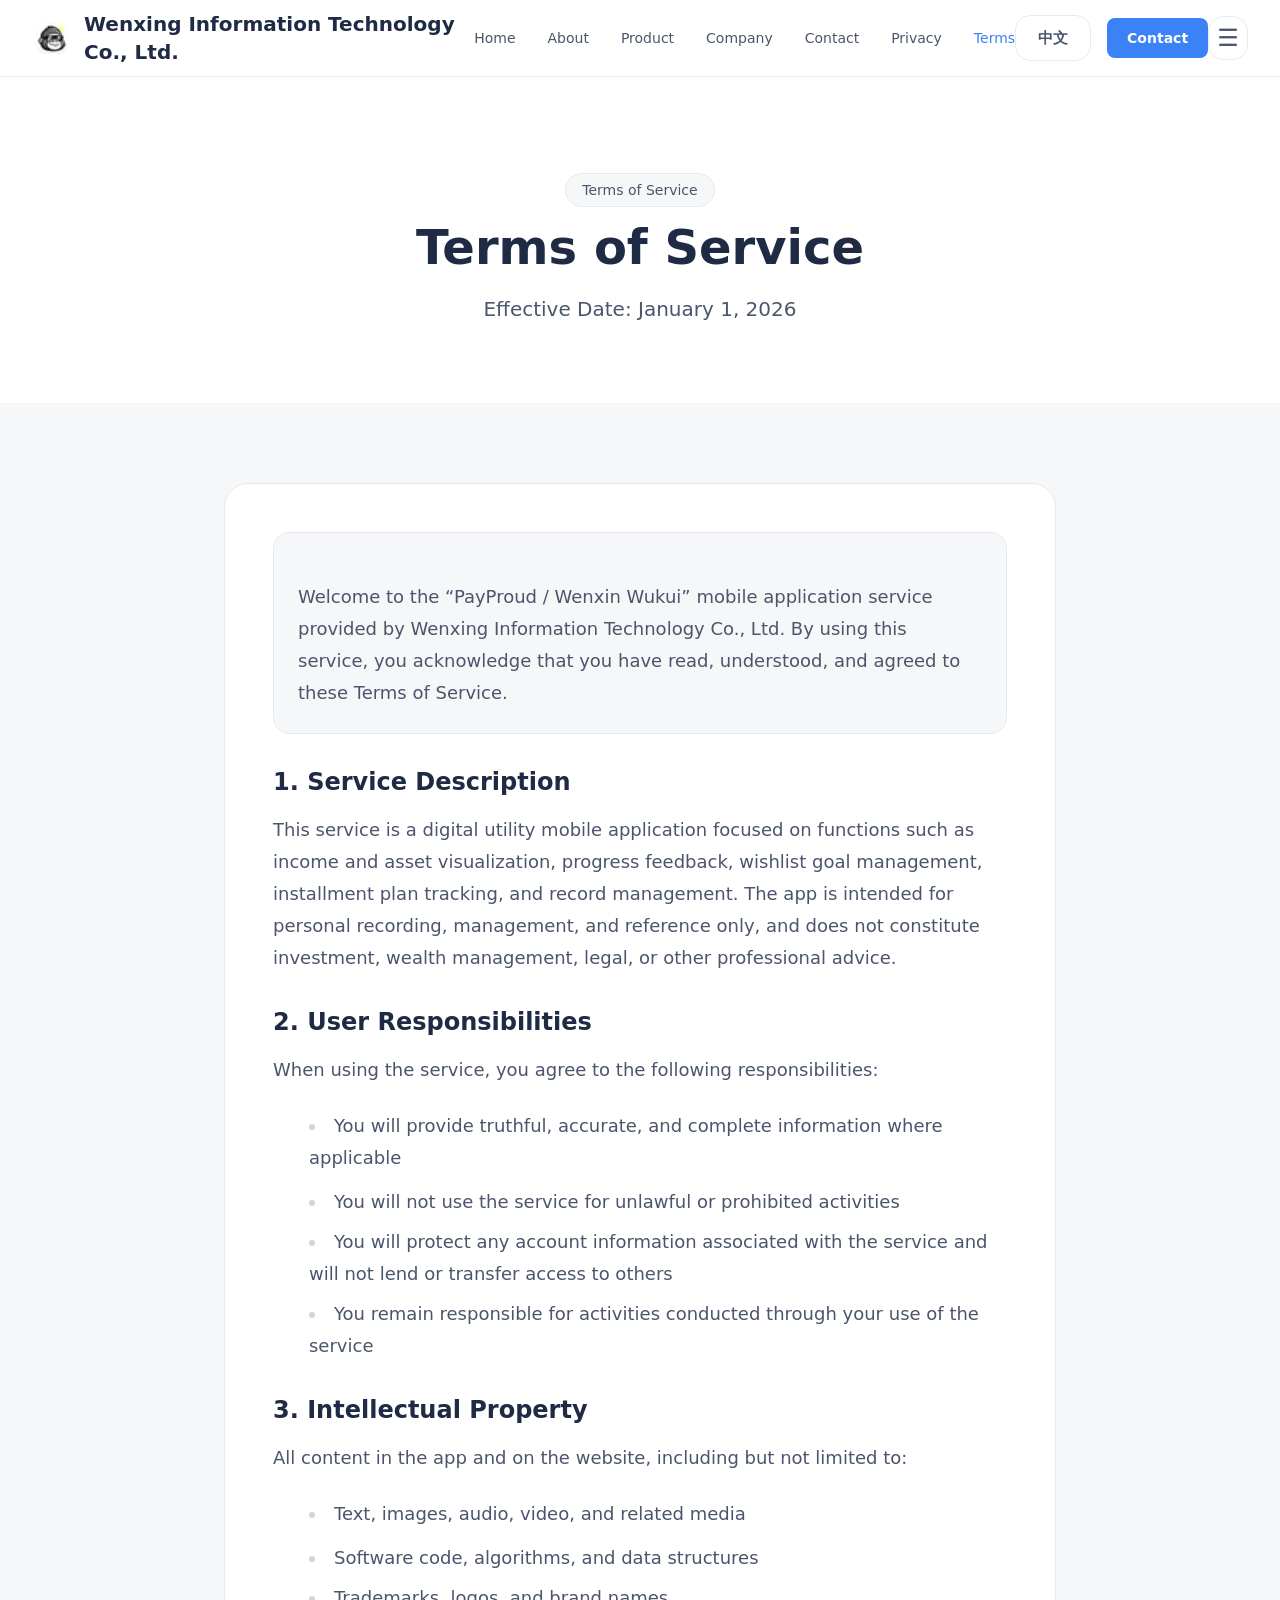
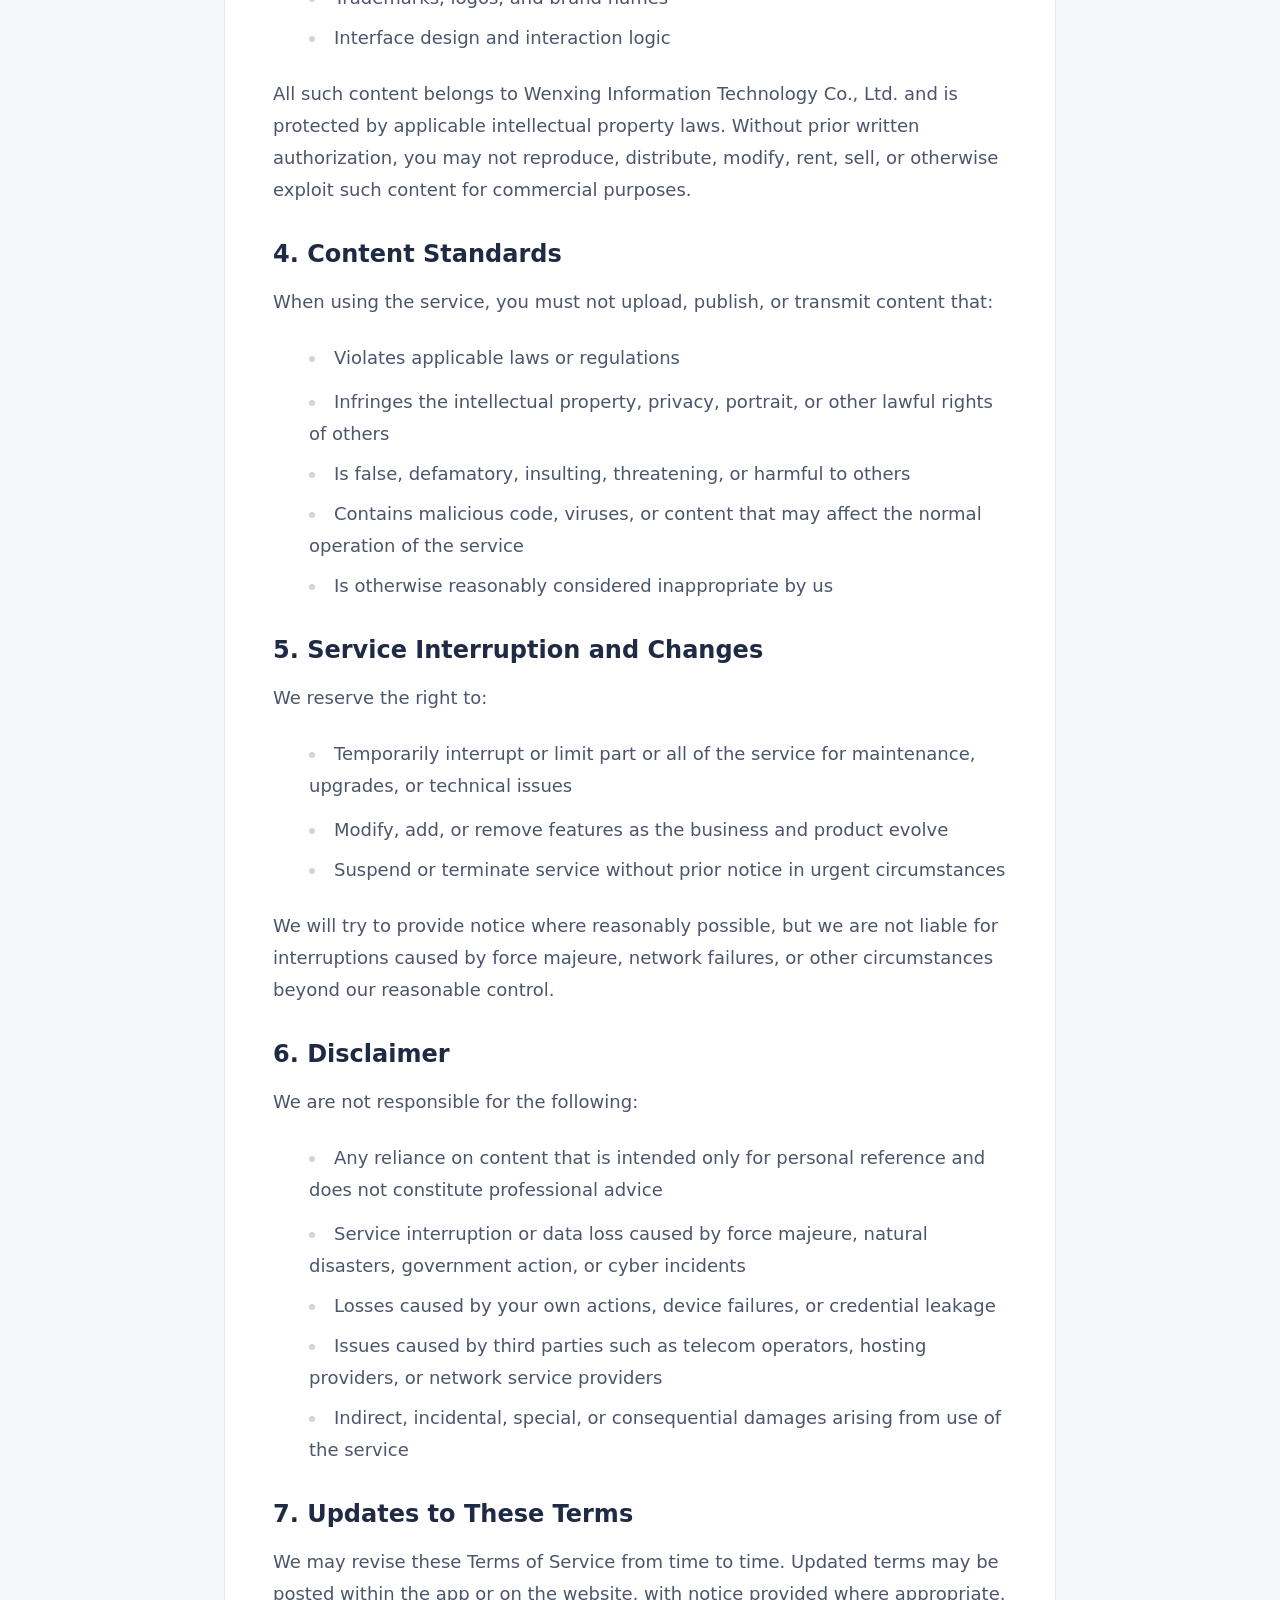
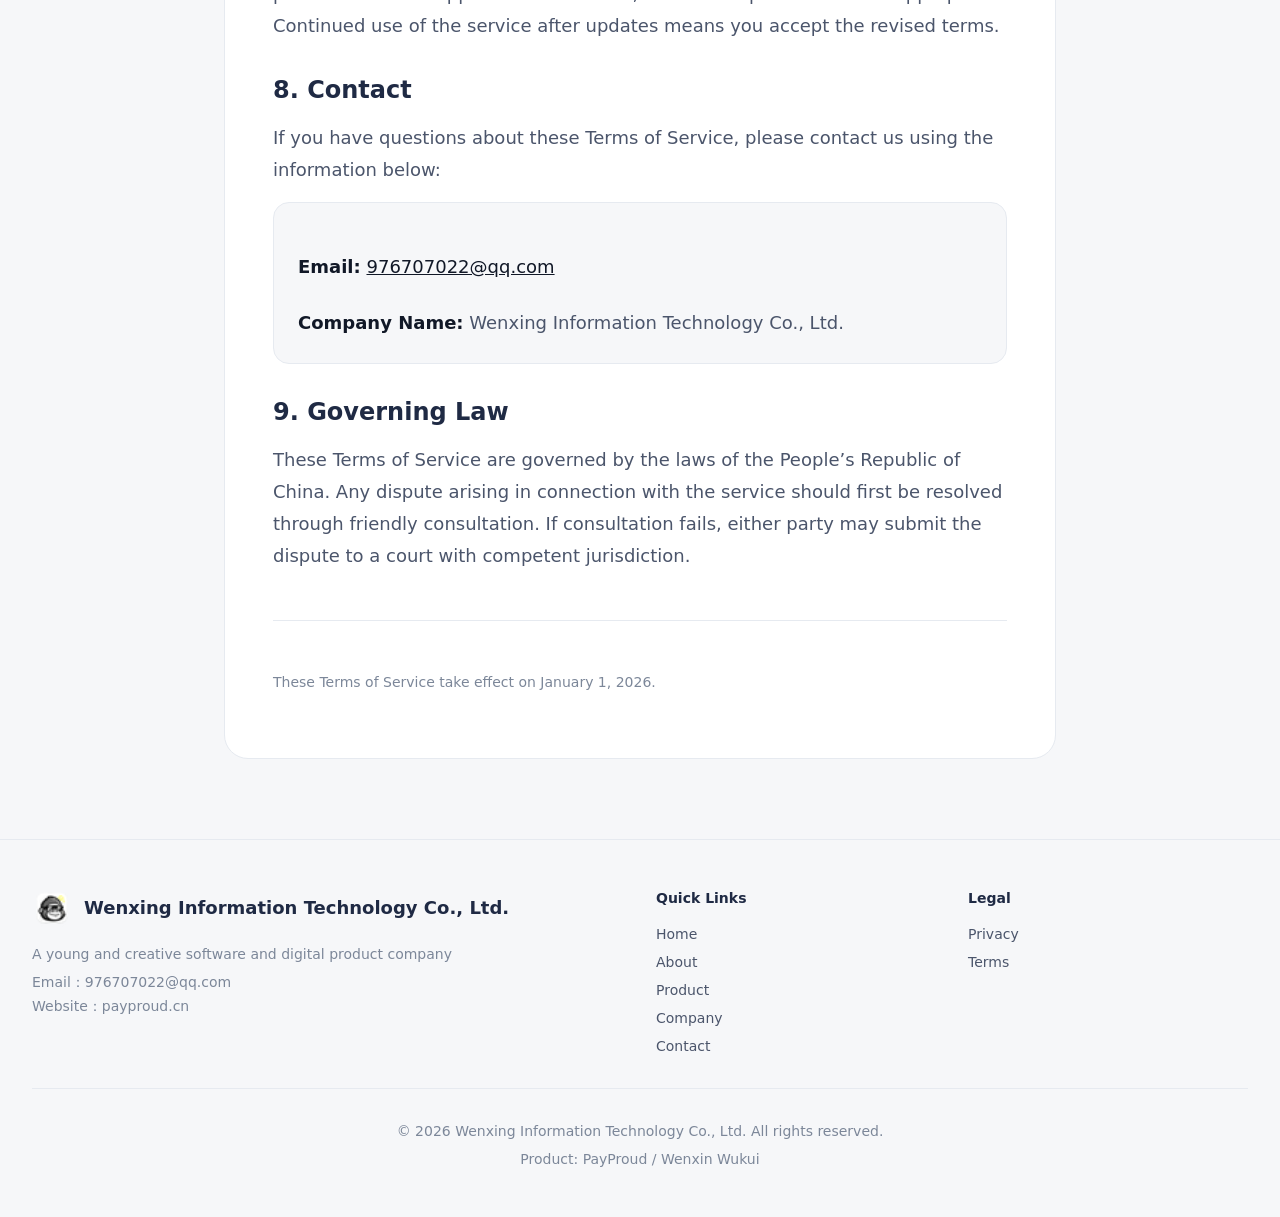
<file: en/terms.html>
<!DOCTYPE html>
<html lang="en">
  <head>
    <meta charset="UTF-8" />
    <meta name="viewport" content="width=device-width, initial-scale=1.0" />
    <title>Terms of Service - Wenxing Information</title>
    <meta name="description" content="Terms of Service for the PayProud application, covering service scope, user responsibilities, intellectual property, and disclaimers." />
    <link rel="icon" href="../favicon.ico" type="image/x-icon" />
    <link rel="stylesheet" href="../assets/css/style.css" />
    <script src="../assets/js/main.js" defer></script>
  </head>
  <body data-page="terms" data-locale="en">
    <div data-site-header></div>
    <main>
      <div class="min-h-screen bg-white">
        <section class="pt-24 pb-20 bg-white">
          <div class="max-w-7xl mx-auto px-4 sm:px-6 lg:px-8 text-center">
            <span class="inline-block px-4 py-1.5 bg-[#F6F7F9] border border-[#E6EAF0] rounded-full text-sm text-[#4B556B] mb-4">Terms of Service</span>
            <h1 class="text-4xl md:text-5xl font-bold text-[#1F2A44] mb-6">Terms of Service</h1>
            <p class="text-xl text-[#4B556B]">Effective Date: January 1, 2026</p>
          </div>
        </section>

        <section class="py-20 bg-[#F6F7F9]">
          <div class="max-w-4xl mx-auto px-4 sm:px-6 lg:px-8">
            <div class="bg-white border border-[#E6EAF0] rounded-3xl p-8 md:p-12">
              <div class="prose prose-lg max-w-none">
                <div class="bg-[#F6F7F9] border border-[#E6EAF0] p-6 rounded-2xl mb-8">
                  <p class="text-[#4B556B] mb-0">Welcome to the “PayProud / Wenxin Wukui” mobile application service provided by Wenxing Information Technology Co., Ltd. By using this service, you acknowledge that you have read, understood, and agreed to these Terms of Service.</p>
                </div>

                <h2 class="text-2xl font-bold text-[#1F2A44] mt-8 mb-4">1. Service Description</h2>
                <p class="text-[#4B556B] mb-6">This service is a digital utility mobile application focused on functions such as income and asset visualization, progress feedback, wishlist goal management, installment plan tracking, and record management. The app is intended for personal recording, management, and reference only, and does not constitute investment, wealth management, legal, or other professional advice.</p>

                <h2 class="text-2xl font-bold text-[#1F2A44] mt-8 mb-4">2. User Responsibilities</h2>
                <p class="text-[#4B556B] mb-4">When using the service, you agree to the following responsibilities:</p>
                <ul class="list-disc list-inside text-[#4B556B] space-y-2 mb-6">
                  <li>You will provide truthful, accurate, and complete information where applicable</li>
                  <li>You will not use the service for unlawful or prohibited activities</li>
                  <li>You will protect any account information associated with the service and will not lend or transfer access to others</li>
                  <li>You remain responsible for activities conducted through your use of the service</li>
                </ul>

                <h2 class="text-2xl font-bold text-[#1F2A44] mt-8 mb-4">3. Intellectual Property</h2>
                <p class="text-[#4B556B] mb-4">All content in the app and on the website, including but not limited to:</p>
                <ul class="list-disc list-inside text-[#4B556B] space-y-2 mb-6">
                  <li>Text, images, audio, video, and related media</li>
                  <li>Software code, algorithms, and data structures</li>
                  <li>Trademarks, logos, and brand names</li>
                  <li>Interface design and interaction logic</li>
                </ul>
                <p class="text-[#4B556B] mb-6">All such content belongs to Wenxing Information Technology Co., Ltd. and is protected by applicable intellectual property laws. Without prior written authorization, you may not reproduce, distribute, modify, rent, sell, or otherwise exploit such content for commercial purposes.</p>

                <h2 class="text-2xl font-bold text-[#1F2A44] mt-8 mb-4">4. Content Standards</h2>
                <p class="text-[#4B556B] mb-4">When using the service, you must not upload, publish, or transmit content that:</p>
                <ul class="list-disc list-inside text-[#4B556B] space-y-2 mb-6">
                  <li>Violates applicable laws or regulations</li>
                  <li>Infringes the intellectual property, privacy, portrait, or other lawful rights of others</li>
                  <li>Is false, defamatory, insulting, threatening, or harmful to others</li>
                  <li>Contains malicious code, viruses, or content that may affect the normal operation of the service</li>
                  <li>Is otherwise reasonably considered inappropriate by us</li>
                </ul>

                <h2 class="text-2xl font-bold text-[#1F2A44] mt-8 mb-4">5. Service Interruption and Changes</h2>
                <p class="text-[#4B556B] mb-4">We reserve the right to:</p>
                <ul class="list-disc list-inside text-[#4B556B] space-y-2 mb-6">
                  <li>Temporarily interrupt or limit part or all of the service for maintenance, upgrades, or technical issues</li>
                  <li>Modify, add, or remove features as the business and product evolve</li>
                  <li>Suspend or terminate service without prior notice in urgent circumstances</li>
                </ul>
                <p class="text-[#4B556B] mb-6">We will try to provide notice where reasonably possible, but we are not liable for interruptions caused by force majeure, network failures, or other circumstances beyond our reasonable control.</p>

                <h2 class="text-2xl font-bold text-[#1F2A44] mt-8 mb-4">6. Disclaimer</h2>
                <p class="text-[#4B556B] mb-4">We are not responsible for the following:</p>
                <ul class="list-disc list-inside text-[#4B556B] space-y-2 mb-6">
                  <li>Any reliance on content that is intended only for personal reference and does not constitute professional advice</li>
                  <li>Service interruption or data loss caused by force majeure, natural disasters, government action, or cyber incidents</li>
                  <li>Losses caused by your own actions, device failures, or credential leakage</li>
                  <li>Issues caused by third parties such as telecom operators, hosting providers, or network service providers</li>
                  <li>Indirect, incidental, special, or consequential damages arising from use of the service</li>
                </ul>

                <h2 class="text-2xl font-bold text-[#1F2A44] mt-8 mb-4">7. Updates to These Terms</h2>
                <p class="text-[#4B556B] mb-6">We may revise these Terms of Service from time to time. Updated terms may be posted within the app or on the website, with notice provided where appropriate. Continued use of the service after updates means you accept the revised terms.</p>

                <h2 class="text-2xl font-bold text-[#1F2A44] mt-8 mb-4">8. Contact</h2>
                <p class="text-[#4B556B] mb-4">If you have questions about these Terms of Service, please contact us using the information below:</p>
                <div class="bg-[#F6F7F9] border border-[#E6EAF0] p-6 rounded-2xl mb-6">
                  <p class="text-[#4B556B] mb-2"><strong>Email:</strong> <a href="mailto:976707022@qq.com" class="hover:text-[#3B82F6] transition-colors">976707022@qq.com</a></p>
                  <p class="text-[#4B556B] mb-0"><strong>Company Name:</strong> Wenxing Information Technology Co., Ltd.</p>
                </div>

                <h2 class="text-2xl font-bold text-[#1F2A44] mt-8 mb-4">9. Governing Law</h2>
                <p class="text-[#4B556B] mb-6">These Terms of Service are governed by the laws of the People’s Republic of China. Any dispute arising in connection with the service should first be resolved through friendly consultation. If consultation fails, either party may submit the dispute to a court with competent jurisdiction.</p>

                <div class="mt-12 pt-8 border-t border-[#E6EAF0]">
                  <p class="text-[#7C8799] text-sm">These Terms of Service take effect on January 1, 2026.</p>
                </div>
              </div>
            </div>
          </div>
        </section>
      </div>
    </main>
    <div data-site-footer></div>
  </body>
</html>
</file>
<file: assets/css/style.css>
*, ::before, ::after {
  --tw-border-spacing-x: 0;
  --tw-border-spacing-y: 0;
  --tw-translate-x: 0;
  --tw-translate-y: 0;
  --tw-rotate: 0;
  --tw-skew-x: 0;
  --tw-skew-y: 0;
  --tw-scale-x: 1;
  --tw-scale-y: 1;
  --tw-pan-x:  ;
  --tw-pan-y:  ;
  --tw-pinch-zoom:  ;
  --tw-scroll-snap-strictness: proximity;
  --tw-gradient-from-position:  ;
  --tw-gradient-via-position:  ;
  --tw-gradient-to-position:  ;
  --tw-ordinal:  ;
  --tw-slashed-zero:  ;
  --tw-numeric-figure:  ;
  --tw-numeric-spacing:  ;
  --tw-numeric-fraction:  ;
  --tw-ring-inset:  ;
  --tw-ring-offset-width: 0px;
  --tw-ring-offset-color: #fff;
  --tw-ring-color: rgb(59 130 246 / 0.5);
  --tw-ring-offset-shadow: 0 0 #0000;
  --tw-ring-shadow: 0 0 #0000;
  --tw-shadow: 0 0 #0000;
  --tw-shadow-colored: 0 0 #0000;
  --tw-blur:  ;
  --tw-brightness:  ;
  --tw-contrast:  ;
  --tw-grayscale:  ;
  --tw-hue-rotate:  ;
  --tw-invert:  ;
  --tw-saturate:  ;
  --tw-sepia:  ;
  --tw-drop-shadow:  ;
  --tw-backdrop-blur:  ;
  --tw-backdrop-brightness:  ;
  --tw-backdrop-contrast:  ;
  --tw-backdrop-grayscale:  ;
  --tw-backdrop-hue-rotate:  ;
  --tw-backdrop-invert:  ;
  --tw-backdrop-opacity:  ;
  --tw-backdrop-saturate:  ;
  --tw-backdrop-sepia:  ;
  --tw-contain-size:  ;
  --tw-contain-layout:  ;
  --tw-contain-paint:  ;
  --tw-contain-style:  ;
}

::backdrop {
  --tw-border-spacing-x: 0;
  --tw-border-spacing-y: 0;
  --tw-translate-x: 0;
  --tw-translate-y: 0;
  --tw-rotate: 0;
  --tw-skew-x: 0;
  --tw-skew-y: 0;
  --tw-scale-x: 1;
  --tw-scale-y: 1;
  --tw-pan-x:  ;
  --tw-pan-y:  ;
  --tw-pinch-zoom:  ;
  --tw-scroll-snap-strictness: proximity;
  --tw-gradient-from-position:  ;
  --tw-gradient-via-position:  ;
  --tw-gradient-to-position:  ;
  --tw-ordinal:  ;
  --tw-slashed-zero:  ;
  --tw-numeric-figure:  ;
  --tw-numeric-spacing:  ;
  --tw-numeric-fraction:  ;
  --tw-ring-inset:  ;
  --tw-ring-offset-width: 0px;
  --tw-ring-offset-color: #fff;
  --tw-ring-color: rgb(59 130 246 / 0.5);
  --tw-ring-offset-shadow: 0 0 #0000;
  --tw-ring-shadow: 0 0 #0000;
  --tw-shadow: 0 0 #0000;
  --tw-shadow-colored: 0 0 #0000;
  --tw-blur:  ;
  --tw-brightness:  ;
  --tw-contrast:  ;
  --tw-grayscale:  ;
  --tw-hue-rotate:  ;
  --tw-invert:  ;
  --tw-saturate:  ;
  --tw-sepia:  ;
  --tw-drop-shadow:  ;
  --tw-backdrop-blur:  ;
  --tw-backdrop-brightness:  ;
  --tw-backdrop-contrast:  ;
  --tw-backdrop-grayscale:  ;
  --tw-backdrop-hue-rotate:  ;
  --tw-backdrop-invert:  ;
  --tw-backdrop-opacity:  ;
  --tw-backdrop-saturate:  ;
  --tw-backdrop-sepia:  ;
  --tw-contain-size:  ;
  --tw-contain-layout:  ;
  --tw-contain-paint:  ;
  --tw-contain-style:  ;
}/*
! tailwindcss v3.4.18 | MIT License | https://tailwindcss.com
*//*
1. Prevent padding and border from affecting element width. (https://github.com/mozdevs/cssremedy/issues/4)
2. Allow adding a border to an element by just adding a border-width. (https://github.com/tailwindcss/tailwindcss/pull/116)
*/

*,
::before,
::after {
  box-sizing: border-box; /* 1 */
  border-width: 0; /* 2 */
  border-style: solid; /* 2 */
  border-color: #e5e7eb; /* 2 */
}

::before,
::after {
  --tw-content: '';
}

/*
1. Use a consistent sensible line-height in all browsers.
2. Prevent adjustments of font size after orientation changes in iOS.
3. Use a more readable tab size.
4. Use the user's configured `sans` font-family by default.
5. Use the user's configured `sans` font-feature-settings by default.
6. Use the user's configured `sans` font-variation-settings by default.
7. Disable tap highlights on iOS
*/

html,
:host {
  line-height: 1.5; /* 1 */
  -webkit-text-size-adjust: 100%; /* 2 */
  -moz-tab-size: 4; /* 3 */
  -o-tab-size: 4;
     tab-size: 4; /* 3 */
  font-family: ui-sans-serif, system-ui, sans-serif, "Apple Color Emoji", "Segoe UI Emoji", "Segoe UI Symbol", "Noto Color Emoji"; /* 4 */
  font-feature-settings: normal; /* 5 */
  font-variation-settings: normal; /* 6 */
  -webkit-tap-highlight-color: transparent; /* 7 */
}

/*
1. Remove the margin in all browsers.
2. Inherit line-height from `html` so users can set them as a class directly on the `html` element.
*/

body {
  margin: 0; /* 1 */
  line-height: inherit; /* 2 */
}

/*
1. Add the correct height in Firefox.
2. Correct the inheritance of border color in Firefox. (https://bugzilla.mozilla.org/show_bug.cgi?id=190655)
3. Ensure horizontal rules are visible by default.
*/

hr {
  height: 0; /* 1 */
  color: inherit; /* 2 */
  border-top-width: 1px; /* 3 */
}

/*
Add the correct text decoration in Chrome, Edge, and Safari.
*/

abbr:where([title]) {
  -webkit-text-decoration: underline dotted;
          text-decoration: underline dotted;
}

/*
Remove the default font size and weight for headings.
*/

h1,
h2,
h3,
h4,
h5,
h6 {
  font-size: inherit;
  font-weight: inherit;
}

/*
Reset links to optimize for opt-in styling instead of opt-out.
*/

a {
  color: inherit;
  text-decoration: inherit;
}

/*
Add the correct font weight in Edge and Safari.
*/

b,
strong {
  font-weight: bolder;
}

/*
1. Use the user's configured `mono` font-family by default.
2. Use the user's configured `mono` font-feature-settings by default.
3. Use the user's configured `mono` font-variation-settings by default.
4. Correct the odd `em` font sizing in all browsers.
*/

code,
kbd,
samp,
pre {
  font-family: ui-monospace, SFMono-Regular, Menlo, Monaco, Consolas, "Liberation Mono", "Courier New", monospace; /* 1 */
  font-feature-settings: normal; /* 2 */
  font-variation-settings: normal; /* 3 */
  font-size: 1em; /* 4 */
}

/*
Add the correct font size in all browsers.
*/

small {
  font-size: 80%;
}

/*
Prevent `sub` and `sup` elements from affecting the line height in all browsers.
*/

sub,
sup {
  font-size: 75%;
  line-height: 0;
  position: relative;
  vertical-align: baseline;
}

sub {
  bottom: -0.25em;
}

sup {
  top: -0.5em;
}

/*
1. Remove text indentation from table contents in Chrome and Safari. (https://bugs.chromium.org/p/chromium/issues/detail?id=999088, https://bugs.webkit.org/show_bug.cgi?id=201297)
2. Correct table border color inheritance in all Chrome and Safari. (https://bugs.chromium.org/p/chromium/issues/detail?id=935729, https://bugs.webkit.org/show_bug.cgi?id=195016)
3. Remove gaps between table borders by default.
*/

table {
  text-indent: 0; /* 1 */
  border-color: inherit; /* 2 */
  border-collapse: collapse; /* 3 */
}

/*
1. Change the font styles in all browsers.
2. Remove the margin in Firefox and Safari.
3. Remove default padding in all browsers.
*/

button,
input,
optgroup,
select,
textarea {
  font-family: inherit; /* 1 */
  font-feature-settings: inherit; /* 1 */
  font-variation-settings: inherit; /* 1 */
  font-size: 100%; /* 1 */
  font-weight: inherit; /* 1 */
  line-height: inherit; /* 1 */
  letter-spacing: inherit; /* 1 */
  color: inherit; /* 1 */
  margin: 0; /* 2 */
  padding: 0; /* 3 */
}

/*
Remove the inheritance of text transform in Edge and Firefox.
*/

button,
select {
  text-transform: none;
}

/*
1. Correct the inability to style clickable types in iOS and Safari.
2. Remove default button styles.
*/

button,
input:where([type='button']),
input:where([type='reset']),
input:where([type='submit']) {
  -webkit-appearance: button; /* 1 */
  background-color: transparent; /* 2 */
  background-image: none; /* 2 */
}

/*
Use the modern Firefox focus style for all focusable elements.
*/

:-moz-focusring {
  outline: auto;
}

/*
Remove the additional `:invalid` styles in Firefox. (https://github.com/mozilla/gecko-dev/blob/2f9eacd9d3d995c937b4251a5557d95d494c9be1/layout/style/res/forms.css#L728-L737)
*/

:-moz-ui-invalid {
  box-shadow: none;
}

/*
Add the correct vertical alignment in Chrome and Firefox.
*/

progress {
  vertical-align: baseline;
}

/*
Correct the cursor style of increment and decrement buttons in Safari.
*/

::-webkit-inner-spin-button,
::-webkit-outer-spin-button {
  height: auto;
}

/*
1. Correct the odd appearance in Chrome and Safari.
2. Correct the outline style in Safari.
*/

[type='search'] {
  -webkit-appearance: textfield; /* 1 */
  outline-offset: -2px; /* 2 */
}

/*
Remove the inner padding in Chrome and Safari on macOS.
*/

::-webkit-search-decoration {
  -webkit-appearance: none;
}

/*
1. Correct the inability to style clickable types in iOS and Safari.
2. Change font properties to `inherit` in Safari.
*/

::-webkit-file-upload-button {
  -webkit-appearance: button; /* 1 */
  font: inherit; /* 2 */
}

/*
Add the correct display in Chrome and Safari.
*/

summary {
  display: list-item;
}

/*
Removes the default spacing and border for appropriate elements.
*/

blockquote,
dl,
dd,
h1,
h2,
h3,
h4,
h5,
h6,
hr,
figure,
p,
pre {
  margin: 0;
}

fieldset {
  margin: 0;
  padding: 0;
}

legend {
  padding: 0;
}

ol,
ul,
menu {
  list-style: none;
  margin: 0;
  padding: 0;
}

/*
Reset default styling for dialogs.
*/
dialog {
  padding: 0;
}

/*
Prevent resizing textareas horizontally by default.
*/

textarea {
  resize: vertical;
}

/*
1. Reset the default placeholder opacity in Firefox. (https://github.com/tailwindlabs/tailwindcss/issues/3300)
2. Set the default placeholder color to the user's configured gray 400 color.
*/

input::-moz-placeholder, textarea::-moz-placeholder {
  opacity: 1; /* 1 */
  color: #9ca3af; /* 2 */
}

input::placeholder,
textarea::placeholder {
  opacity: 1; /* 1 */
  color: #9ca3af; /* 2 */
}

/*
Set the default cursor for buttons.
*/

button,
[role="button"] {
  cursor: pointer;
}

/*
Make sure disabled buttons don't get the pointer cursor.
*/
:disabled {
  cursor: default;
}

/*
1. Make replaced elements `display: block` by default. (https://github.com/mozdevs/cssremedy/issues/14)
2. Add `vertical-align: middle` to align replaced elements more sensibly by default. (https://github.com/jensimmons/cssremedy/issues/14#issuecomment-634934210)
   This can trigger a poorly considered lint error in some tools but is included by design.
*/

img,
svg,
video,
canvas,
audio,
iframe,
embed,
object {
  display: block; /* 1 */
  vertical-align: middle; /* 2 */
}

/*
Constrain images and videos to the parent width and preserve their intrinsic aspect ratio. (https://github.com/mozdevs/cssremedy/issues/14)
*/

img,
video {
  max-width: 100%;
  height: auto;
}

/* Make elements with the HTML hidden attribute stay hidden by default */
[hidden]:where(:not([hidden="until-found"])) {
  display: none;
}
  :root {
    --background: 0 0% 100%;
    --foreground: 0 0% 3.9%;
    --card: 0 0% 100%;
    --card-foreground: 0 0% 3.9%;
    --popover: 0 0% 100%;
    --popover-foreground: 0 0% 3.9%;
    --primary: 0 0% 9%;
    --primary-foreground: 0 0% 98%;
    --secondary: 0 0% 96.1%;
    --secondary-foreground: 0 0% 9%;
    --muted: 0 0% 96.1%;
    --muted-foreground: 0 0% 45.1%;
    --accent: 0 0% 96.1%;
    --accent-foreground: 0 0% 9%;
    --destructive: 0 84.2% 60.2%;
    --destructive-foreground: 0 0% 98%;
    --border: 0 0% 89.8%;
    --input: 0 0% 89.8%;
    --ring: 0 0% 3.9%;
    --chart-1: 12 76% 61%;
    --chart-2: 173 58% 39%;
    --chart-3: 197 37% 24%;
    --chart-4: 43 74% 66%;
    --chart-5: 27 87% 67%;
    --radius: 0.5rem;
    --sidebar-background: 0 0% 98%;
    --sidebar-foreground: 240 5.3% 26.1%;
    --sidebar-primary: 240 5.9% 10%;
    --sidebar-primary-foreground: 0 0% 98%;
    --sidebar-accent: 240 4.8% 95.9%;
    --sidebar-accent-foreground: 240 5.9% 10%;
    --sidebar-border: 220 13% 91%;
    --sidebar-ring: 217.2 91.2% 59.8%
  }
  * {
  border-color: hsl(var(--border));
}

  body {
  background-color: hsl(var(--background));
  color: hsl(var(--foreground));
}
.prose {
  color: var(--tw-prose-body);
  max-width: 100ch;
}
.prose :where(p):not(:where([class~="not-prose"],[class~="not-prose"] *)) {
  margin-top: 1.25em;
  margin-bottom: 1.25em;
}
.prose :where([class~="lead"]):not(:where([class~="not-prose"],[class~="not-prose"] *)) {
  color: var(--tw-prose-lead);
  font-size: 1.25em;
  line-height: 1.6;
  margin-top: 1.2em;
  margin-bottom: 1.2em;
}
.prose :where(a):not(:where([class~="not-prose"],[class~="not-prose"] *)) {
  color: var(--tw-prose-links);
  text-decoration: underline;
  font-weight: 500;
}
.prose :where(strong):not(:where([class~="not-prose"],[class~="not-prose"] *)) {
  color: var(--tw-prose-bold);
  font-weight: 600;
}
.prose :where(a strong):not(:where([class~="not-prose"],[class~="not-prose"] *)) {
  color: inherit;
}
.prose :where(blockquote strong):not(:where([class~="not-prose"],[class~="not-prose"] *)) {
  color: inherit;
}
.prose :where(thead th strong):not(:where([class~="not-prose"],[class~="not-prose"] *)) {
  color: inherit;
}
.prose :where(ol):not(:where([class~="not-prose"],[class~="not-prose"] *)) {
  list-style-type: decimal;
  margin-top: 1.25em;
  margin-bottom: 1.25em;
  padding-inline-start: 1.625em;
}
.prose :where(ol[type="A"]):not(:where([class~="not-prose"],[class~="not-prose"] *)) {
  list-style-type: upper-alpha;
}
.prose :where(ol[type="a"]):not(:where([class~="not-prose"],[class~="not-prose"] *)) {
  list-style-type: lower-alpha;
}
.prose :where(ol[type="A" s]):not(:where([class~="not-prose"],[class~="not-prose"] *)) {
  list-style-type: upper-alpha;
}
.prose :where(ol[type="a" s]):not(:where([class~="not-prose"],[class~="not-prose"] *)) {
  list-style-type: lower-alpha;
}
.prose :where(ol[type="I"]):not(:where([class~="not-prose"],[class~="not-prose"] *)) {
  list-style-type: upper-roman;
}
.prose :where(ol[type="i"]):not(:where([class~="not-prose"],[class~="not-prose"] *)) {
  list-style-type: lower-roman;
}
.prose :where(ol[type="I" s]):not(:where([class~="not-prose"],[class~="not-prose"] *)) {
  list-style-type: upper-roman;
}
.prose :where(ol[type="i" s]):not(:where([class~="not-prose"],[class~="not-prose"] *)) {
  list-style-type: lower-roman;
}
.prose :where(ol[type="1"]):not(:where([class~="not-prose"],[class~="not-prose"] *)) {
  list-style-type: decimal;
}
.prose :where(ul):not(:where([class~="not-prose"],[class~="not-prose"] *)) {
  list-style-type: disc;
  margin-top: 1.25em;
  margin-bottom: 1.25em;
  padding-inline-start: 1.625em;
}
.prose :where(ol > li):not(:where([class~="not-prose"],[class~="not-prose"] *))::marker {
  font-weight: 400;
  color: var(--tw-prose-counters);
}
.prose :where(ul > li):not(:where([class~="not-prose"],[class~="not-prose"] *))::marker {
  color: var(--tw-prose-bullets);
}
.prose :where(dt):not(:where([class~="not-prose"],[class~="not-prose"] *)) {
  color: var(--tw-prose-headings);
  font-weight: 600;
  margin-top: 1.25em;
}
.prose :where(hr):not(:where([class~="not-prose"],[class~="not-prose"] *)) {
  border-color: var(--tw-prose-hr);
  border-top-width: 1px;
  margin-top: 3em;
  margin-bottom: 3em;
}
.prose :where(blockquote):not(:where([class~="not-prose"],[class~="not-prose"] *)) {
  font-weight: 500;
  font-style: italic;
  color: var(--tw-prose-quotes);
  border-inline-start-width: 0.25rem;
  border-inline-start-color: var(--tw-prose-quote-borders);
  quotes: "\201C""\201D""\2018""\2019";
  margin-top: 1.6em;
  margin-bottom: 1.6em;
  padding-inline-start: 1em;
}
.prose :where(blockquote p:first-of-type):not(:where([class~="not-prose"],[class~="not-prose"] *))::before {
  content: open-quote;
}
.prose :where(blockquote p:last-of-type):not(:where([class~="not-prose"],[class~="not-prose"] *))::after {
  content: close-quote;
}
.prose :where(h1):not(:where([class~="not-prose"],[class~="not-prose"] *)) {
  color: var(--tw-prose-headings);
  font-weight: 800;
  font-size: 2.25em;
  margin-top: 0;
  margin-bottom: 0.8888889em;
  line-height: 1.1111111;
}
.prose :where(h1 strong):not(:where([class~="not-prose"],[class~="not-prose"] *)) {
  font-weight: 900;
  color: inherit;
}
.prose :where(h2):not(:where([class~="not-prose"],[class~="not-prose"] *)) {
  color: var(--tw-prose-headings);
  font-weight: 700;
  font-size: 1.5em;
  margin-top: 2em;
  margin-bottom: 1em;
  line-height: 1.3333333;
}
.prose :where(h2 strong):not(:where([class~="not-prose"],[class~="not-prose"] *)) {
  font-weight: 800;
  color: inherit;
}
.prose :where(h3):not(:where([class~="not-prose"],[class~="not-prose"] *)) {
  color: var(--tw-prose-headings);
  font-weight: 600;
  font-size: 1.25em;
  margin-top: 1.6em;
  margin-bottom: 0.6em;
  line-height: 1.6;
}
.prose :where(h3 strong):not(:where([class~="not-prose"],[class~="not-prose"] *)) {
  font-weight: 700;
  color: inherit;
}
.prose :where(h4):not(:where([class~="not-prose"],[class~="not-prose"] *)) {
  color: var(--tw-prose-headings);
  font-weight: 600;
  margin-top: 1.5em;
  margin-bottom: 0.5em;
  line-height: 1.5;
}
.prose :where(h4 strong):not(:where([class~="not-prose"],[class~="not-prose"] *)) {
  font-weight: 700;
  color: inherit;
}
.prose :where(img):not(:where([class~="not-prose"],[class~="not-prose"] *)) {
  margin-top: 2em;
  margin-bottom: 2em;
}
.prose :where(picture):not(:where([class~="not-prose"],[class~="not-prose"] *)) {
  display: block;
  margin-top: 2em;
  margin-bottom: 2em;
}
.prose :where(video):not(:where([class~="not-prose"],[class~="not-prose"] *)) {
  margin-top: 2em;
  margin-bottom: 2em;
}
.prose :where(kbd):not(:where([class~="not-prose"],[class~="not-prose"] *)) {
  font-weight: 500;
  font-family: inherit;
  color: var(--tw-prose-kbd);
  box-shadow: 0 0 0 1px var(--tw-prose-kbd-shadows), 0 3px 0 var(--tw-prose-kbd-shadows);
  font-size: 0.875em;
  border-radius: 0.3125rem;
  padding-top: 0.1875em;
  padding-inline-end: 0.375em;
  padding-bottom: 0.1875em;
  padding-inline-start: 0.375em;
}
.prose :where(code):not(:where([class~="not-prose"],[class~="not-prose"] *)) {
  color: var(--tw-prose-code);
  font-weight: 600;
  font-size: 0.875em;
}
.prose :where(code):not(:where([class~="not-prose"],[class~="not-prose"] *))::before {
  content: "`";
}
.prose :where(code):not(:where([class~="not-prose"],[class~="not-prose"] *))::after {
  content: "`";
}
.prose :where(a code):not(:where([class~="not-prose"],[class~="not-prose"] *)) {
  color: inherit;
}
.prose :where(h1 code):not(:where([class~="not-prose"],[class~="not-prose"] *)) {
  color: inherit;
}
.prose :where(h2 code):not(:where([class~="not-prose"],[class~="not-prose"] *)) {
  color: inherit;
  font-size: 0.875em;
}
.prose :where(h3 code):not(:where([class~="not-prose"],[class~="not-prose"] *)) {
  color: inherit;
  font-size: 0.9em;
}
.prose :where(h4 code):not(:where([class~="not-prose"],[class~="not-prose"] *)) {
  color: inherit;
}
.prose :where(blockquote code):not(:where([class~="not-prose"],[class~="not-prose"] *)) {
  color: inherit;
}
.prose :where(thead th code):not(:where([class~="not-prose"],[class~="not-prose"] *)) {
  color: inherit;
}
.prose :where(pre):not(:where([class~="not-prose"],[class~="not-prose"] *)) {
  color: var(--tw-prose-pre-code);
  background-color: var(--tw-prose-pre-bg);
  overflow-x: auto;
  font-weight: 400;
  font-size: 0.875em;
  line-height: 1.7142857;
  margin-top: 1.7142857em;
  margin-bottom: 1.7142857em;
  border-radius: 0.375rem;
  padding-top: 0.8571429em;
  padding-inline-end: 1.1428571em;
  padding-bottom: 0.8571429em;
  padding-inline-start: 1.1428571em;
}
.prose :where(pre code):not(:where([class~="not-prose"],[class~="not-prose"] *)) {
  background-color: transparent;
  border-width: 0;
  border-radius: 0;
  padding: 0;
  font-weight: inherit;
  color: inherit;
  font-size: inherit;
  font-family: inherit;
  line-height: inherit;
}
.prose :where(pre code):not(:where([class~="not-prose"],[class~="not-prose"] *))::before {
  content: none;
}
.prose :where(pre code):not(:where([class~="not-prose"],[class~="not-prose"] *))::after {
  content: none;
}
.prose :where(table):not(:where([class~="not-prose"],[class~="not-prose"] *)) {
  width: 100%;
  table-layout: auto;
  margin-top: 2em;
  margin-bottom: 2em;
  font-size: 0.875em;
  line-height: 1.7142857;
}
.prose :where(thead):not(:where([class~="not-prose"],[class~="not-prose"] *)) {
  border-bottom-width: 1px;
  border-bottom-color: var(--tw-prose-th-borders);
}
.prose :where(thead th):not(:where([class~="not-prose"],[class~="not-prose"] *)) {
  color: var(--tw-prose-headings);
  font-weight: 600;
  vertical-align: bottom;
  padding-inline-end: 0.5714286em;
  padding-bottom: 0.5714286em;
  padding-inline-start: 0.5714286em;
}
.prose :where(tbody tr):not(:where([class~="not-prose"],[class~="not-prose"] *)) {
  border-bottom-width: 1px;
  border-bottom-color: var(--tw-prose-td-borders);
}
.prose :where(tbody tr:last-child):not(:where([class~="not-prose"],[class~="not-prose"] *)) {
  border-bottom-width: 0;
}
.prose :where(tbody td):not(:where([class~="not-prose"],[class~="not-prose"] *)) {
  vertical-align: baseline;
}
.prose :where(tfoot):not(:where([class~="not-prose"],[class~="not-prose"] *)) {
  border-top-width: 1px;
  border-top-color: var(--tw-prose-th-borders);
}
.prose :where(tfoot td):not(:where([class~="not-prose"],[class~="not-prose"] *)) {
  vertical-align: top;
}
.prose :where(th, td):not(:where([class~="not-prose"],[class~="not-prose"] *)) {
  text-align: start;
}
.prose :where(figure > *):not(:where([class~="not-prose"],[class~="not-prose"] *)) {
  margin-top: 0;
  margin-bottom: 0;
}
.prose :where(figcaption):not(:where([class~="not-prose"],[class~="not-prose"] *)) {
  color: var(--tw-prose-captions);
  font-size: 0.875em;
  line-height: 1.4285714;
  margin-top: 0.8571429em;
}
.prose {
  --tw-prose-body: #374151;
  --tw-prose-headings: #111827;
  --tw-prose-lead: #4b5563;
  --tw-prose-links: #111827;
  --tw-prose-bold: #111827;
  --tw-prose-counters: #6b7280;
  --tw-prose-bullets: #d1d5db;
  --tw-prose-hr: #e5e7eb;
  --tw-prose-quotes: #111827;
  --tw-prose-quote-borders: #e5e7eb;
  --tw-prose-captions: #6b7280;
  --tw-prose-kbd: #111827;
  --tw-prose-kbd-shadows: rgb(17 24 39 / 10%);
  --tw-prose-code: #111827;
  --tw-prose-pre-code: #e5e7eb;
  --tw-prose-pre-bg: #1f2937;
  --tw-prose-th-borders: #d1d5db;
  --tw-prose-td-borders: #e5e7eb;
  --tw-prose-invert-body: #d1d5db;
  --tw-prose-invert-headings: #fff;
  --tw-prose-invert-lead: #9ca3af;
  --tw-prose-invert-links: #fff;
  --tw-prose-invert-bold: #fff;
  --tw-prose-invert-counters: #9ca3af;
  --tw-prose-invert-bullets: #4b5563;
  --tw-prose-invert-hr: #374151;
  --tw-prose-invert-quotes: #f3f4f6;
  --tw-prose-invert-quote-borders: #374151;
  --tw-prose-invert-captions: #9ca3af;
  --tw-prose-invert-kbd: #fff;
  --tw-prose-invert-kbd-shadows: rgb(255 255 255 / 10%);
  --tw-prose-invert-code: #fff;
  --tw-prose-invert-pre-code: #d1d5db;
  --tw-prose-invert-pre-bg: rgb(0 0 0 / 50%);
  --tw-prose-invert-th-borders: #4b5563;
  --tw-prose-invert-td-borders: #374151;
  font-size: 1rem;
  line-height: 1.75;
}
.prose :where(picture > img):not(:where([class~="not-prose"],[class~="not-prose"] *)) {
  margin-top: 0;
  margin-bottom: 0;
}
.prose :where(li):not(:where([class~="not-prose"],[class~="not-prose"] *)) {
  margin-top: 0.5em;
  margin-bottom: 0.5em;
}
.prose :where(ol > li):not(:where([class~="not-prose"],[class~="not-prose"] *)) {
  padding-inline-start: 0.375em;
}
.prose :where(ul > li):not(:where([class~="not-prose"],[class~="not-prose"] *)) {
  padding-inline-start: 0.375em;
}
.prose :where(.prose > ul > li p):not(:where([class~="not-prose"],[class~="not-prose"] *)) {
  margin-top: 0.75em;
  margin-bottom: 0.75em;
}
.prose :where(.prose > ul > li > p:first-child):not(:where([class~="not-prose"],[class~="not-prose"] *)) {
  margin-top: 1.25em;
}
.prose :where(.prose > ul > li > p:last-child):not(:where([class~="not-prose"],[class~="not-prose"] *)) {
  margin-bottom: 1.25em;
}
.prose :where(.prose > ol > li > p:first-child):not(:where([class~="not-prose"],[class~="not-prose"] *)) {
  margin-top: 1.25em;
}
.prose :where(.prose > ol > li > p:last-child):not(:where([class~="not-prose"],[class~="not-prose"] *)) {
  margin-bottom: 1.25em;
}
.prose :where(ul ul, ul ol, ol ul, ol ol):not(:where([class~="not-prose"],[class~="not-prose"] *)) {
  margin-top: 0.75em;
  margin-bottom: 0.75em;
}
.prose :where(dl):not(:where([class~="not-prose"],[class~="not-prose"] *)) {
  margin-top: 1.25em;
  margin-bottom: 1.25em;
}
.prose :where(dd):not(:where([class~="not-prose"],[class~="not-prose"] *)) {
  margin-top: 0.5em;
  padding-inline-start: 1.625em;
}
.prose :where(hr + *):not(:where([class~="not-prose"],[class~="not-prose"] *)) {
  margin-top: 0;
}
.prose :where(h2 + *):not(:where([class~="not-prose"],[class~="not-prose"] *)) {
  margin-top: 0;
}
.prose :where(h3 + *):not(:where([class~="not-prose"],[class~="not-prose"] *)) {
  margin-top: 0;
}
.prose :where(h4 + *):not(:where([class~="not-prose"],[class~="not-prose"] *)) {
  margin-top: 0;
}
.prose :where(thead th:first-child):not(:where([class~="not-prose"],[class~="not-prose"] *)) {
  padding-inline-start: 0;
}
.prose :where(thead th:last-child):not(:where([class~="not-prose"],[class~="not-prose"] *)) {
  padding-inline-end: 0;
}
.prose :where(tbody td, tfoot td):not(:where([class~="not-prose"],[class~="not-prose"] *)) {
  padding-top: 0.5714286em;
  padding-inline-end: 0.5714286em;
  padding-bottom: 0.5714286em;
  padding-inline-start: 0.5714286em;
}
.prose :where(tbody td:first-child, tfoot td:first-child):not(:where([class~="not-prose"],[class~="not-prose"] *)) {
  padding-inline-start: 0;
}
.prose :where(tbody td:last-child, tfoot td:last-child):not(:where([class~="not-prose"],[class~="not-prose"] *)) {
  padding-inline-end: 0;
}
.prose :where(figure):not(:where([class~="not-prose"],[class~="not-prose"] *)) {
  margin-top: 2em;
  margin-bottom: 2em;
}
.prose :where(.prose > :first-child):not(:where([class~="not-prose"],[class~="not-prose"] *)) {
  margin-top: 0;
}
.prose :where(.prose > :last-child):not(:where([class~="not-prose"],[class~="not-prose"] *)) {
  margin-bottom: 0;
}
.prose-lg {
  font-size: 1.125rem;
  line-height: 1.7777778;
}
.prose-lg :where(p):not(:where([class~="not-prose"],[class~="not-prose"] *)) {
  margin-top: 1.3333333em;
  margin-bottom: 1.3333333em;
}
.prose-lg :where([class~="lead"]):not(:where([class~="not-prose"],[class~="not-prose"] *)) {
  font-size: 1.2222222em;
  line-height: 1.4545455;
  margin-top: 1.0909091em;
  margin-bottom: 1.0909091em;
}
.prose-lg :where(blockquote):not(:where([class~="not-prose"],[class~="not-prose"] *)) {
  margin-top: 1.6666667em;
  margin-bottom: 1.6666667em;
  padding-inline-start: 1em;
}
.prose-lg :where(h1):not(:where([class~="not-prose"],[class~="not-prose"] *)) {
  font-size: 2.6666667em;
  margin-top: 0;
  margin-bottom: 0.8333333em;
  line-height: 1;
}
.prose-lg :where(h2):not(:where([class~="not-prose"],[class~="not-prose"] *)) {
  font-size: 1.6666667em;
  margin-top: 1.8666667em;
  margin-bottom: 1.0666667em;
  line-height: 1.3333333;
}
.prose-lg :where(h3):not(:where([class~="not-prose"],[class~="not-prose"] *)) {
  font-size: 1.3333333em;
  margin-top: 1.6666667em;
  margin-bottom: 0.6666667em;
  line-height: 1.5;
}
.prose-lg :where(h4):not(:where([class~="not-prose"],[class~="not-prose"] *)) {
  margin-top: 1.7777778em;
  margin-bottom: 0.4444444em;
  line-height: 1.5555556;
}
.prose-lg :where(img):not(:where([class~="not-prose"],[class~="not-prose"] *)) {
  margin-top: 1.7777778em;
  margin-bottom: 1.7777778em;
}
.prose-lg :where(picture):not(:where([class~="not-prose"],[class~="not-prose"] *)) {
  margin-top: 1.7777778em;
  margin-bottom: 1.7777778em;
}
.prose-lg :where(picture > img):not(:where([class~="not-prose"],[class~="not-prose"] *)) {
  margin-top: 0;
  margin-bottom: 0;
}
.prose-lg :where(video):not(:where([class~="not-prose"],[class~="not-prose"] *)) {
  margin-top: 1.7777778em;
  margin-bottom: 1.7777778em;
}
.prose-lg :where(kbd):not(:where([class~="not-prose"],[class~="not-prose"] *)) {
  font-size: 0.8888889em;
  border-radius: 0.3125rem;
  padding-top: 0.2222222em;
  padding-inline-end: 0.4444444em;
  padding-bottom: 0.2222222em;
  padding-inline-start: 0.4444444em;
}
.prose-lg :where(code):not(:where([class~="not-prose"],[class~="not-prose"] *)) {
  font-size: 0.8888889em;
}
.prose-lg :where(h2 code):not(:where([class~="not-prose"],[class~="not-prose"] *)) {
  font-size: 0.8666667em;
}
.prose-lg :where(h3 code):not(:where([class~="not-prose"],[class~="not-prose"] *)) {
  font-size: 0.875em;
}
.prose-lg :where(pre):not(:where([class~="not-prose"],[class~="not-prose"] *)) {
  font-size: 0.8888889em;
  line-height: 1.75;
  margin-top: 2em;
  margin-bottom: 2em;
  border-radius: 0.375rem;
  padding-top: 1em;
  padding-inline-end: 1.5em;
  padding-bottom: 1em;
  padding-inline-start: 1.5em;
}
.prose-lg :where(ol):not(:where([class~="not-prose"],[class~="not-prose"] *)) {
  margin-top: 1.3333333em;
  margin-bottom: 1.3333333em;
  padding-inline-start: 1.5555556em;
}
.prose-lg :where(ul):not(:where([class~="not-prose"],[class~="not-prose"] *)) {
  margin-top: 1.3333333em;
  margin-bottom: 1.3333333em;
  padding-inline-start: 1.5555556em;
}
.prose-lg :where(li):not(:where([class~="not-prose"],[class~="not-prose"] *)) {
  margin-top: 0.6666667em;
  margin-bottom: 0.6666667em;
}
.prose-lg :where(ol > li):not(:where([class~="not-prose"],[class~="not-prose"] *)) {
  padding-inline-start: 0.4444444em;
}
.prose-lg :where(ul > li):not(:where([class~="not-prose"],[class~="not-prose"] *)) {
  padding-inline-start: 0.4444444em;
}
.prose-lg :where(.prose-lg > ul > li p):not(:where([class~="not-prose"],[class~="not-prose"] *)) {
  margin-top: 0.8888889em;
  margin-bottom: 0.8888889em;
}
.prose-lg :where(.prose-lg > ul > li > p:first-child):not(:where([class~="not-prose"],[class~="not-prose"] *)) {
  margin-top: 1.3333333em;
}
.prose-lg :where(.prose-lg > ul > li > p:last-child):not(:where([class~="not-prose"],[class~="not-prose"] *)) {
  margin-bottom: 1.3333333em;
}
.prose-lg :where(.prose-lg > ol > li > p:first-child):not(:where([class~="not-prose"],[class~="not-prose"] *)) {
  margin-top: 1.3333333em;
}
.prose-lg :where(.prose-lg > ol > li > p:last-child):not(:where([class~="not-prose"],[class~="not-prose"] *)) {
  margin-bottom: 1.3333333em;
}
.prose-lg :where(ul ul, ul ol, ol ul, ol ol):not(:where([class~="not-prose"],[class~="not-prose"] *)) {
  margin-top: 0.8888889em;
  margin-bottom: 0.8888889em;
}
.prose-lg :where(dl):not(:where([class~="not-prose"],[class~="not-prose"] *)) {
  margin-top: 1.3333333em;
  margin-bottom: 1.3333333em;
}
.prose-lg :where(dt):not(:where([class~="not-prose"],[class~="not-prose"] *)) {
  margin-top: 1.3333333em;
}
.prose-lg :where(dd):not(:where([class~="not-prose"],[class~="not-prose"] *)) {
  margin-top: 0.6666667em;
  padding-inline-start: 1.5555556em;
}
.prose-lg :where(hr):not(:where([class~="not-prose"],[class~="not-prose"] *)) {
  margin-top: 3.1111111em;
  margin-bottom: 3.1111111em;
}
.prose-lg :where(hr + *):not(:where([class~="not-prose"],[class~="not-prose"] *)) {
  margin-top: 0;
}
.prose-lg :where(h2 + *):not(:where([class~="not-prose"],[class~="not-prose"] *)) {
  margin-top: 0;
}
.prose-lg :where(h3 + *):not(:where([class~="not-prose"],[class~="not-prose"] *)) {
  margin-top: 0;
}
.prose-lg :where(h4 + *):not(:where([class~="not-prose"],[class~="not-prose"] *)) {
  margin-top: 0;
}
.prose-lg :where(table):not(:where([class~="not-prose"],[class~="not-prose"] *)) {
  font-size: 0.8888889em;
  line-height: 1.5;
}
.prose-lg :where(thead th):not(:where([class~="not-prose"],[class~="not-prose"] *)) {
  padding-inline-end: 0.75em;
  padding-bottom: 0.75em;
  padding-inline-start: 0.75em;
}
.prose-lg :where(thead th:first-child):not(:where([class~="not-prose"],[class~="not-prose"] *)) {
  padding-inline-start: 0;
}
.prose-lg :where(thead th:last-child):not(:where([class~="not-prose"],[class~="not-prose"] *)) {
  padding-inline-end: 0;
}
.prose-lg :where(tbody td, tfoot td):not(:where([class~="not-prose"],[class~="not-prose"] *)) {
  padding-top: 0.75em;
  padding-inline-end: 0.75em;
  padding-bottom: 0.75em;
  padding-inline-start: 0.75em;
}
.prose-lg :where(tbody td:first-child, tfoot td:first-child):not(:where([class~="not-prose"],[class~="not-prose"] *)) {
  padding-inline-start: 0;
}
.prose-lg :where(tbody td:last-child, tfoot td:last-child):not(:where([class~="not-prose"],[class~="not-prose"] *)) {
  padding-inline-end: 0;
}
.prose-lg :where(figure):not(:where([class~="not-prose"],[class~="not-prose"] *)) {
  margin-top: 1.7777778em;
  margin-bottom: 1.7777778em;
}
.prose-lg :where(figure > *):not(:where([class~="not-prose"],[class~="not-prose"] *)) {
  margin-top: 0;
  margin-bottom: 0;
}
.prose-lg :where(figcaption):not(:where([class~="not-prose"],[class~="not-prose"] *)) {
  font-size: 0.8888889em;
  line-height: 1.5;
  margin-top: 1em;
}
.prose-lg :where(.prose-lg > :first-child):not(:where([class~="not-prose"],[class~="not-prose"] *)) {
  margin-top: 0;
}
.prose-lg :where(.prose-lg > :last-child):not(:where([class~="not-prose"],[class~="not-prose"] *)) {
  margin-bottom: 0;
}
.sr-only {
  position: absolute;
  width: 1px;
  height: 1px;
  padding: 0;
  margin: -1px;
  overflow: hidden;
  clip: rect(0, 0, 0, 0);
  white-space: nowrap;
  border-width: 0;
}
.pointer-events-none {
  pointer-events: none;
}
.visible {
  visibility: visible;
}
.invisible {
  visibility: hidden;
}
.fixed {
  position: fixed;
}
.absolute {
  position: absolute;
}
.relative {
  position: relative;
}
.sticky {
  position: sticky;
}
.inset-0 {
  inset: 0px;
}
.inset-x-0 {
  left: 0px;
  right: 0px;
}
.inset-y-0 {
  top: 0px;
  bottom: 0px;
}
.bottom-0 {
  bottom: 0px;
}
.left-0 {
  left: 0px;
}
.left-1\/2 {
  left: 50%;
}
.left-2 {
  left: 0.5rem;
}
.left-\[50\%\] {
  left: 50%;
}
.right-0 {
  right: 0px;
}
.right-1 {
  right: 0.25rem;
}
.right-3 {
  right: 0.75rem;
}
.right-4 {
  right: 1rem;
}
.top-0 {
  top: 0px;
}
.top-1\.5 {
  top: 0.375rem;
}
.top-1\/2 {
  top: 50%;
}
.top-3\.5 {
  top: 0.875rem;
}
.top-4 {
  top: 1rem;
}
.top-\[1px\] {
  top: 1px;
}
.top-\[50\%\] {
  top: 50%;
}
.top-\[60\%\] {
  top: 60%;
}
.top-full {
  top: 100%;
}
.-bottom-4 {
  bottom: -1rem;
}
.-bottom-6 {
  bottom: -1.5rem;
}
.-left-4 {
  left: -1rem;
}
.-left-6 {
  left: -1.5rem;
}
.-right-4 {
  right: -1rem;
}
.-right-6 {
  right: -1.5rem;
}
.-top-4 {
  top: -1rem;
}
.-top-6 {
  top: -1.5rem;
}
.z-10 {
  z-index: 10;
}
.z-20 {
  z-index: 20;
}
.z-40 {
  z-index: 40;
}
.z-50 {
  z-index: 50;
}
.z-\[1\] {
  z-index: 1;
}
.order-first {
  order: -9999;
}
.order-last {
  order: 9999;
}
.\!m-0 {
  margin: 0px !important;
}
.-mx-1 {
  margin-left: -0.25rem;
  margin-right: -0.25rem;
}
.-my-2 {
  margin-top: -0.5rem;
  margin-bottom: -0.5rem;
}
.mx-2 {
  margin-left: 0.5rem;
  margin-right: 0.5rem;
}
.mx-3\.5 {
  margin-left: 0.875rem;
  margin-right: 0.875rem;
}
.mx-auto {
  margin-left: auto;
  margin-right: auto;
}
.my-0 {
  margin-top: 0px;
  margin-bottom: 0px;
}
.my-1 {
  margin-top: 0.25rem;
  margin-bottom: 0.25rem;
}
.mb-0 {
  margin-bottom: 0px;
}
.mb-1 {
  margin-bottom: 0.25rem;
}
.mb-12 {
  margin-bottom: 3rem;
}
.mb-16 {
  margin-bottom: 4rem;
}
.mb-2 {
  margin-bottom: 0.5rem;
}
.mb-3 {
  margin-bottom: 0.75rem;
}
.mb-4 {
  margin-bottom: 1rem;
}
.mb-6 {
  margin-bottom: 1.5rem;
}
.mb-8 {
  margin-bottom: 2rem;
}
.ml-1 {
  margin-left: 0.25rem;
}
.ml-4 {
  margin-left: 1rem;
}
.ml-auto {
  margin-left: auto;
}
.mr-2 {
  margin-right: 0.5rem;
}
.mt-1 {
  margin-top: 0.25rem;
}
.mt-1\.5 {
  margin-top: 0.375rem;
}
.mt-12 {
  margin-top: 3rem;
}
.mt-2 {
  margin-top: 0.5rem;
}
.mt-24 {
  margin-top: 6rem;
}
.mt-4 {
  margin-top: 1rem;
}
.mt-8 {
  margin-top: 2rem;
}
.mt-auto {
  margin-top: auto;
}
.mr-0 {
  margin-right: 0px;
}
.mr-\[1px\] {
  margin-right: 1px;
}
.ml-\[1px\] {
  margin-left: 1px;
}
.mr-\[17px\] {
  margin-right: 17px;
}
.mr-\[16px\] {
  margin-right: 16px;
}
.ml-0 {
  margin-left: 0px;
}
.mt-0 {
  margin-top: 0px;
}
.mt-\[16px\] {
  margin-top: 16px;
}
.mt-\[13px\] {
  margin-top: 13px;
}
.line-clamp-2 {
  overflow: hidden;
  display: -webkit-box;
  -webkit-box-orient: vertical;
  -webkit-line-clamp: 2;
}
.block {
  display: block;
}
.inline-block {
  display: inline-block;
}
.flex {
  display: flex;
}
.inline-flex {
  display: inline-flex;
}
.table {
  display: table;
}
.grid {
  display: grid;
}
.hidden {
  display: none;
}
.aspect-square {
  aspect-ratio: 1 / 1;
}
.size-10 {
  width: 2.5rem;
  height: 2.5rem;
}
.size-3\.5 {
  width: 0.875rem;
  height: 0.875rem;
}
.size-4 {
  width: 1rem;
  height: 1rem;
}
.size-6 {
  width: 1.5rem;
  height: 1.5rem;
}
.size-8 {
  width: 2rem;
  height: 2rem;
}
.size-\[--cell-size\] {
  width: var(--cell-size);
  height: var(--cell-size);
}
.h-1\.5 {
  height: 0.375rem;
}
.h-10 {
  height: 2.5rem;
}
.h-11 {
  height: 2.75rem;
}
.h-12 {
  height: 3rem;
}
.h-16 {
  height: 4rem;
}
.h-2 {
  height: 0.5rem;
}
.h-2\.5 {
  height: 0.625rem;
}
.h-20 {
  height: 5rem;
}
.h-3 {
  height: 0.75rem;
}
.h-3\.5 {
  height: 0.875rem;
}
.h-4 {
  height: 1rem;
}
.h-5 {
  height: 1.25rem;
}
.h-6 {
  height: 1.5rem;
}
.h-7 {
  height: 1.75rem;
}
.h-8 {
  height: 2rem;
}
.h-9 {
  height: 2.25rem;
}
.h-\[--cell-size\] {
  height: var(--cell-size);
}
.h-\[1px\] {
  height: 1px;
}
.h-\[500px\] {
  height: 500px;
}
.h-\[580px\] {
  height: 580px;
}
.h-\[600px\] {
  height: 600px;
}
.h-\[var\(--radix-navigation-menu-viewport-height\)\] {
  height: var(--radix-navigation-menu-viewport-height);
}
.h-\[var\(--radix-select-trigger-height\)\] {
  height: var(--radix-select-trigger-height);
}
.h-auto {
  height: auto;
}
.h-full {
  height: 100%;
}
.h-px {
  height: 1px;
}
.h-svh {
  height: 100svh;
}
.h-14 {
  height: 3.5rem;
}
.h-24 {
  height: 6rem;
}
.h-32 {
  height: 8rem;
}
.h-40 {
  height: 10rem;
}
.h-\[520px\] {
  height: 520px;
}
.max-h-\[--radix-context-menu-content-available-height\] {
  max-height: var(--radix-context-menu-content-available-height);
}
.max-h-\[--radix-select-content-available-height\] {
  max-height: var(--radix-select-content-available-height);
}
.max-h-\[300px\] {
  max-height: 300px;
}
.max-h-\[var\(--radix-dropdown-menu-content-available-height\)\] {
  max-height: var(--radix-dropdown-menu-content-available-height);
}
.min-h-0 {
  min-height: 0px;
}
.min-h-\[80px\] {
  min-height: 80px;
}
.min-h-screen {
  min-height: 100vh;
}
.min-h-svh {
  min-height: 100svh;
}
.w-10 {
  width: 2.5rem;
}
.w-11 {
  width: 2.75rem;
}
.w-12 {
  width: 3rem;
}
.w-16 {
  width: 4rem;
}
.w-2 {
  width: 0.5rem;
}
.w-2\.5 {
  width: 0.625rem;
}
.w-20 {
  width: 5rem;
}
.w-3 {
  width: 0.75rem;
}
.w-3\.5 {
  width: 0.875rem;
}
.w-3\/4 {
  width: 75%;
}
.w-32 {
  width: 8rem;
}
.w-4 {
  width: 1rem;
}
.w-40 {
  width: 10rem;
}
.w-5 {
  width: 1.25rem;
}
.w-6 {
  width: 1.5rem;
}
.w-64 {
  width: 16rem;
}
.w-7 {
  width: 1.75rem;
}
.w-72 {
  width: 18rem;
}
.w-8 {
  width: 2rem;
}
.w-9 {
  width: 2.25rem;
}
.w-\[--cell-size\] {
  width: var(--cell-size);
}
.w-\[--sidebar-width\] {
  width: var(--sidebar-width);
}
.w-\[100px\] {
  width: 100px;
}
.w-\[1px\] {
  width: 1px;
}
.w-auto {
  width: auto;
}
.w-fit {
  width: -moz-fit-content;
  width: fit-content;
}
.w-full {
  width: 100%;
}
.w-max {
  width: -moz-max-content;
  width: max-content;
}
.w-px {
  width: 1px;
}
.w-1\/2 {
  width: 50%;
}
.w-14 {
  width: 3.5rem;
}
.w-24 {
  width: 6rem;
}
.w-\[90\%\] {
  width: 90%;
}
.min-w-0 {
  min-width: 0px;
}
.min-w-10 {
  min-width: 2.5rem;
}
.min-w-11 {
  min-width: 2.75rem;
}
.min-w-5 {
  min-width: 1.25rem;
}
.min-w-9 {
  min-width: 2.25rem;
}
.min-w-\[--cell-size\] {
  min-width: var(--cell-size);
}
.min-w-\[12rem\] {
  min-width: 12rem;
}
.min-w-\[160px\] {
  min-width: 160px;
}
.min-w-\[8rem\] {
  min-width: 8rem;
}
.min-w-\[var\(--radix-select-trigger-width\)\] {
  min-width: var(--radix-select-trigger-width);
}
.max-w-2xl {
  max-width: 42rem;
}
.max-w-3xl {
  max-width: 48rem;
}
.max-w-4xl {
  max-width: 56rem;
}
.max-w-7xl {
  max-width: 80rem;
}
.max-w-\[--skeleton-width\] {
  max-width: var(--skeleton-width);
}
.max-w-lg {
  max-width: 32rem;
}
.max-w-max {
  max-width: -moz-max-content;
  max-width: max-content;
}
.max-w-none {
  max-width: none;
}
.max-w-sm {
  max-width: 24rem;
}
.max-w-xl {
  max-width: 36rem;
}
.flex-1 {
  flex: 1 1 0%;
}
.flex-shrink-0 {
  flex-shrink: 0;
}
.shrink-0 {
  flex-shrink: 0;
}
.grow {
  flex-grow: 1;
}
.basis-full {
  flex-basis: 100%;
}
.caption-bottom {
  caption-side: bottom;
}
.border-collapse {
  border-collapse: collapse;
}
.origin-\[--radix-context-menu-content-transform-origin\] {
  transform-origin: var(--radix-context-menu-content-transform-origin);
}
.origin-\[--radix-dropdown-menu-content-transform-origin\] {
  transform-origin: var(--radix-dropdown-menu-content-transform-origin);
}
.origin-\[--radix-hover-card-content-transform-origin\] {
  transform-origin: var(--radix-hover-card-content-transform-origin);
}
.origin-\[--radix-menubar-content-transform-origin\] {
  transform-origin: var(--radix-menubar-content-transform-origin);
}
.origin-\[--radix-popover-content-transform-origin\] {
  transform-origin: var(--radix-popover-content-transform-origin);
}
.origin-\[--radix-select-content-transform-origin\] {
  transform-origin: var(--radix-select-content-transform-origin);
}
.origin-\[--radix-tooltip-content-transform-origin\] {
  transform-origin: var(--radix-tooltip-content-transform-origin);
}
.-translate-x-1\/2 {
  --tw-translate-x: -50%;
  transform: translate(var(--tw-translate-x), var(--tw-translate-y)) rotate(var(--tw-rotate)) skewX(var(--tw-skew-x)) skewY(var(--tw-skew-y)) scaleX(var(--tw-scale-x)) scaleY(var(--tw-scale-y));
}
.-translate-x-px {
  --tw-translate-x: -1px;
  transform: translate(var(--tw-translate-x), var(--tw-translate-y)) rotate(var(--tw-rotate)) skewX(var(--tw-skew-x)) skewY(var(--tw-skew-y)) scaleX(var(--tw-scale-x)) scaleY(var(--tw-scale-y));
}
.translate-x-\[-50\%\] {
  --tw-translate-x: -50%;
  transform: translate(var(--tw-translate-x), var(--tw-translate-y)) rotate(var(--tw-rotate)) skewX(var(--tw-skew-x)) skewY(var(--tw-skew-y)) scaleX(var(--tw-scale-x)) scaleY(var(--tw-scale-y));
}
.translate-x-px {
  --tw-translate-x: 1px;
  transform: translate(var(--tw-translate-x), var(--tw-translate-y)) rotate(var(--tw-rotate)) skewX(var(--tw-skew-x)) skewY(var(--tw-skew-y)) scaleX(var(--tw-scale-x)) scaleY(var(--tw-scale-y));
}
.translate-y-\[-50\%\] {
  --tw-translate-y: -50%;
  transform: translate(var(--tw-translate-x), var(--tw-translate-y)) rotate(var(--tw-rotate)) skewX(var(--tw-skew-x)) skewY(var(--tw-skew-y)) scaleX(var(--tw-scale-x)) scaleY(var(--tw-scale-y));
}
.rotate-45 {
  --tw-rotate: 45deg;
  transform: translate(var(--tw-translate-x), var(--tw-translate-y)) rotate(var(--tw-rotate)) skewX(var(--tw-skew-x)) skewY(var(--tw-skew-y)) scaleX(var(--tw-scale-x)) scaleY(var(--tw-scale-y));
}
.transform {
  transform: translate(var(--tw-translate-x), var(--tw-translate-y)) rotate(var(--tw-rotate)) skewX(var(--tw-skew-x)) skewY(var(--tw-skew-y)) scaleX(var(--tw-scale-x)) scaleY(var(--tw-scale-y));
}
@keyframes pulse {

  50% {
    opacity: .5;
  }
}
.animate-pulse {
  animation: pulse 2s cubic-bezier(0.4, 0, 0.6, 1) infinite;
}
@keyframes spin {

  to {
    transform: rotate(360deg);
  }
}
.animate-spin {
  animation: spin 1s linear infinite;
}
.cursor-default {
  cursor: default;
}
.cursor-not-allowed {
  cursor: not-allowed;
}
.cursor-pointer {
  cursor: pointer;
}
.cursor-text {
  cursor: text;
}
.touch-none {
  touch-action: none;
}
.select-none {
  -webkit-user-select: none;
     -moz-user-select: none;
          user-select: none;
}
.resize-none {
  resize: none;
}
.list-inside {
  list-style-position: inside;
}
.list-disc {
  list-style-type: disc;
}
.list-none {
  list-style-type: none;
}
.grid-cols-1 {
  grid-template-columns: repeat(1, minmax(0, 1fr));
}
.flex-row {
  flex-direction: row;
}
.flex-col {
  flex-direction: column;
}
.flex-col-reverse {
  flex-direction: column-reverse;
}
.flex-wrap {
  flex-wrap: wrap;
}
.place-content-center {
  place-content: center;
}
.items-start {
  align-items: flex-start;
}
.items-end {
  align-items: flex-end;
}
.items-center {
  align-items: center;
}
.items-stretch {
  align-items: stretch;
}
.justify-start {
  justify-content: flex-start;
}
.justify-center {
  justify-content: center;
}
.justify-between {
  justify-content: space-between;
}
.gap-1 {
  gap: 0.25rem;
}
.gap-1\.5 {
  gap: 0.375rem;
}
.gap-12 {
  gap: 3rem;
}
.gap-2 {
  gap: 0.5rem;
}
.gap-2\.5 {
  gap: 0.625rem;
}
.gap-3 {
  gap: 0.75rem;
}
.gap-4 {
  gap: 1rem;
}
.gap-6 {
  gap: 1.5rem;
}
.gap-7 {
  gap: 1.75rem;
}
.gap-8 {
  gap: 2rem;
}
.space-x-1 > :not([hidden]) ~ :not([hidden]) {
  --tw-space-x-reverse: 0;
  margin-right: calc(0.25rem * var(--tw-space-x-reverse));
  margin-left: calc(0.25rem * calc(1 - var(--tw-space-x-reverse)));
}
.space-y-1\.5 > :not([hidden]) ~ :not([hidden]) {
  --tw-space-y-reverse: 0;
  margin-top: calc(0.375rem * calc(1 - var(--tw-space-y-reverse)));
  margin-bottom: calc(0.375rem * var(--tw-space-y-reverse));
}
.space-y-2 > :not([hidden]) ~ :not([hidden]) {
  --tw-space-y-reverse: 0;
  margin-top: calc(0.5rem * calc(1 - var(--tw-space-y-reverse)));
  margin-bottom: calc(0.5rem * var(--tw-space-y-reverse));
}
.space-y-6 > :not([hidden]) ~ :not([hidden]) {
  --tw-space-y-reverse: 0;
  margin-top: calc(1.5rem * calc(1 - var(--tw-space-y-reverse)));
  margin-bottom: calc(1.5rem * var(--tw-space-y-reverse));
}
.space-y-8 > :not([hidden]) ~ :not([hidden]) {
  --tw-space-y-reverse: 0;
  margin-top: calc(2rem * calc(1 - var(--tw-space-y-reverse)));
  margin-bottom: calc(2rem * var(--tw-space-y-reverse));
}
.self-stretch {
  align-self: stretch;
}
.overflow-auto {
  overflow: auto;
}
.overflow-hidden {
  overflow: hidden;
}
.overflow-y-auto {
  overflow-y: auto;
}
.overflow-x-hidden {
  overflow-x: hidden;
}
.whitespace-nowrap {
  white-space: nowrap;
}
.text-balance {
  text-wrap: balance;
}
.break-words {
  overflow-wrap: break-word;
}
.rounded-2xl {
  border-radius: 1rem;
}
.rounded-\[3rem\] {
  border-radius: 3rem;
}
.rounded-\[calc\(var\(--radius\)-5px\)\] {
  border-radius: calc(var(--radius) - 5px);
}
.rounded-\[inherit\] {
  border-radius: inherit;
}
.rounded-full {
  border-radius: 9999px;
}
.rounded-lg {
  border-radius: var(--radius);
}
.rounded-md {
  border-radius: calc(var(--radius) - 2px);
}
.rounded-none {
  border-radius: 0px;
}
.rounded-sm {
  border-radius: calc(var(--radius) - 4px);
}
.rounded-xl {
  border-radius: 0.75rem;
}
.rounded-3xl {
  border-radius: 1.5rem;
}
.rounded-\[2\.5rem\] {
  border-radius: 2.5rem;
}
.rounded-b-xl {
  border-bottom-right-radius: 0.75rem;
  border-bottom-left-radius: 0.75rem;
}
.rounded-l-md {
  border-top-left-radius: calc(var(--radius) - 2px);
  border-bottom-left-radius: calc(var(--radius) - 2px);
}
.rounded-r-md {
  border-top-right-radius: calc(var(--radius) - 2px);
  border-bottom-right-radius: calc(var(--radius) - 2px);
}
.rounded-t-\[10px\] {
  border-top-left-radius: 10px;
  border-top-right-radius: 10px;
}
.rounded-tl-sm {
  border-top-left-radius: calc(var(--radius) - 4px);
}
.border {
  border-width: 1px;
}
.border-0 {
  border-width: 0px;
}
.border-2 {
  border-width: 2px;
}
.border-4 {
  border-width: 4px;
}
.border-y {
  border-top-width: 1px;
  border-bottom-width: 1px;
}
.border-b {
  border-bottom-width: 1px;
}
.border-l {
  border-left-width: 1px;
}
.border-r {
  border-right-width: 1px;
}
.border-t {
  border-top-width: 1px;
}
.border-dashed {
  border-style: dashed;
}
.border-border {
  border-color: hsl(var(--border));
}
.border-destructive\/50 {
  border-color: hsl(var(--destructive) / 0.5);
}
.border-gray-200 {
  --tw-border-opacity: 1;
  border-color: rgb(229 231 235 / var(--tw-border-opacity, 1));
}
.border-gray-300 {
  --tw-border-opacity: 1;
  border-color: rgb(209 213 219 / var(--tw-border-opacity, 1));
}
.border-gray-800 {
  --tw-border-opacity: 1;
  border-color: rgb(31 41 55 / var(--tw-border-opacity, 1));
}
.border-green-200 {
  --tw-border-opacity: 1;
  border-color: rgb(187 247 208 / var(--tw-border-opacity, 1));
}
.border-input {
  border-color: hsl(var(--input));
}
.border-primary {
  border-color: hsl(var(--primary));
}
.border-sidebar-border {
  border-color: hsl(var(--sidebar-border));
}
.border-transparent {
  border-color: transparent;
}
.border-white\/30 {
  border-color: rgb(255 255 255 / 0.3);
}
.border-\[\#1F2A44\] {
  --tw-border-opacity: 1;
  border-color: rgb(31 42 68 / var(--tw-border-opacity, 1));
}
.border-\[\#E6EAF0\] {
  --tw-border-opacity: 1;
  border-color: rgb(230 234 240 / var(--tw-border-opacity, 1));
}
.border-\[\#3B82F6\] {
  --tw-border-opacity: 1;
  border-color: rgb(59 130 246 / var(--tw-border-opacity, 1));
}
.border-\[\#3B82F6\]\/20 {
  border-color: rgb(59 130 246 / 0.2);
}
.border-l-transparent {
  border-left-color: transparent;
}
.border-t-transparent {
  border-top-color: transparent;
}
.bg-accent {
  background-color: hsl(var(--accent));
}
.bg-background {
  background-color: hsl(var(--background));
}
.bg-black\/80 {
  background-color: rgb(0 0 0 / 0.8);
}
.bg-blue-100 {
  --tw-bg-opacity: 1;
  background-color: rgb(219 234 254 / var(--tw-bg-opacity, 1));
}
.bg-blue-600 {
  --tw-bg-opacity: 1;
  background-color: rgb(37 99 235 / var(--tw-bg-opacity, 1));
}
.bg-border {
  background-color: hsl(var(--border));
}
.bg-card {
  background-color: hsl(var(--card));
}
.bg-destructive {
  background-color: hsl(var(--destructive));
}
.bg-foreground {
  background-color: hsl(var(--foreground));
}
.bg-gray-400 {
  --tw-bg-opacity: 1;
  background-color: rgb(156 163 175 / var(--tw-bg-opacity, 1));
}
.bg-gray-50 {
  --tw-bg-opacity: 1;
  background-color: rgb(249 250 251 / var(--tw-bg-opacity, 1));
}
.bg-gray-800 {
  --tw-bg-opacity: 1;
  background-color: rgb(31 41 55 / var(--tw-bg-opacity, 1));
}
.bg-gray-900 {
  --tw-bg-opacity: 1;
  background-color: rgb(17 24 39 / var(--tw-bg-opacity, 1));
}
.bg-green-50 {
  --tw-bg-opacity: 1;
  background-color: rgb(240 253 244 / var(--tw-bg-opacity, 1));
}
.bg-input {
  background-color: hsl(var(--input));
}
.bg-muted {
  background-color: hsl(var(--muted));
}
.bg-muted\/50 {
  background-color: hsl(var(--muted) / 0.5);
}
.bg-popover {
  background-color: hsl(var(--popover));
}
.bg-primary {
  background-color: hsl(var(--primary));
}
.bg-secondary {
  background-color: hsl(var(--secondary));
}
.bg-sidebar {
  background-color: hsl(var(--sidebar-background));
}
.bg-sidebar-border {
  background-color: hsl(var(--sidebar-border));
}
.bg-transparent {
  background-color: transparent;
}
.bg-white {
  --tw-bg-opacity: 1;
  background-color: rgb(255 255 255 / var(--tw-bg-opacity, 1));
}
.bg-white\/10 {
  background-color: rgb(255 255 255 / 0.1);
}
.bg-\[\#3B82F6\] {
  --tw-bg-opacity: 1;
  background-color: rgb(59 130 246 / var(--tw-bg-opacity, 1));
}
.bg-white\/80 {
  background-color: rgb(255 255 255 / 0.8);
}
.bg-\[\#F6F7F9\] {
  --tw-bg-opacity: 1;
  background-color: rgb(246 247 249 / var(--tw-bg-opacity, 1));
}
.bg-\[\#1F2A44\] {
  --tw-bg-opacity: 1;
  background-color: rgb(31 42 68 / var(--tw-bg-opacity, 1));
}
.bg-\[\#7C8799\] {
  --tw-bg-opacity: 1;
  background-color: rgb(124 135 153 / var(--tw-bg-opacity, 1));
}
.bg-gradient-to-b {
  background-image: linear-gradient(to bottom, var(--tw-gradient-stops));
}
.bg-gradient-to-br {
  background-image: linear-gradient(to bottom right, var(--tw-gradient-stops));
}
.from-blue-50 {
  --tw-gradient-from: #eff6ff var(--tw-gradient-from-position);
  --tw-gradient-to: rgb(239 246 255 / 0) var(--tw-gradient-to-position);
  --tw-gradient-stops: var(--tw-gradient-from), var(--tw-gradient-to);
}
.from-blue-500 {
  --tw-gradient-from: #3b82f6 var(--tw-gradient-from-position);
  --tw-gradient-to: rgb(59 130 246 / 0) var(--tw-gradient-to-position);
  --tw-gradient-stops: var(--tw-gradient-from), var(--tw-gradient-to);
}
.from-blue-600 {
  --tw-gradient-from: #2563eb var(--tw-gradient-from-position);
  --tw-gradient-to: rgb(37 99 235 / 0) var(--tw-gradient-to-position);
  --tw-gradient-stops: var(--tw-gradient-from), var(--tw-gradient-to);
}
.from-gray-900 {
  --tw-gradient-from: #111827 var(--tw-gradient-from-position);
  --tw-gradient-to: rgb(17 24 39 / 0) var(--tw-gradient-to-position);
  --tw-gradient-stops: var(--tw-gradient-from), var(--tw-gradient-to);
}
.from-gray-900\/80 {
  --tw-gradient-from: rgb(17 24 39 / 0.8) var(--tw-gradient-from-position);
  --tw-gradient-to: rgb(17 24 39 / 0) var(--tw-gradient-to-position);
  --tw-gradient-stops: var(--tw-gradient-from), var(--tw-gradient-to);
}
.via-gray-800 {
  --tw-gradient-to: rgb(31 41 55 / 0)  var(--tw-gradient-to-position);
  --tw-gradient-stops: var(--tw-gradient-from), #1f2937 var(--tw-gradient-via-position), var(--tw-gradient-to);
}
.via-gray-900\/60 {
  --tw-gradient-to: rgb(17 24 39 / 0)  var(--tw-gradient-to-position);
  --tw-gradient-stops: var(--tw-gradient-from), rgb(17 24 39 / 0.6) var(--tw-gradient-via-position), var(--tw-gradient-to);
}
.to-blue-700 {
  --tw-gradient-to: #1d4ed8 var(--tw-gradient-to-position);
}
.to-blue-800 {
  --tw-gradient-to: #1e40af var(--tw-gradient-to-position);
}
.to-gray-800 {
  --tw-gradient-to: #1f2937 var(--tw-gradient-to-position);
}
.to-transparent {
  --tw-gradient-to: transparent var(--tw-gradient-to-position);
}
.to-white {
  --tw-gradient-to: #fff var(--tw-gradient-to-position);
}
.bg-cover {
  background-size: cover;
}
.bg-center {
  background-position: center;
}
.fill-current {
  fill: currentColor;
}
.object-contain {
  -o-object-fit: contain;
     object-fit: contain;
}
.object-cover {
  -o-object-fit: cover;
     object-fit: cover;
}
.p-0 {
  padding: 0px;
}
.p-1 {
  padding: 0.25rem;
}
.p-2 {
  padding: 0.5rem;
}
.p-3 {
  padding: 0.75rem;
}
.p-4 {
  padding: 1rem;
}
.p-6 {
  padding: 1.5rem;
}
.p-8 {
  padding: 2rem;
}
.p-\[1px\] {
  padding: 1px;
}
.px-1 {
  padding-left: 0.25rem;
  padding-right: 0.25rem;
}
.px-2 {
  padding-left: 0.5rem;
  padding-right: 0.5rem;
}
.px-2\.5 {
  padding-left: 0.625rem;
  padding-right: 0.625rem;
}
.px-3 {
  padding-left: 0.75rem;
  padding-right: 0.75rem;
}
.px-4 {
  padding-left: 1rem;
  padding-right: 1rem;
}
.px-5 {
  padding-left: 1.25rem;
  padding-right: 1.25rem;
}
.px-8 {
  padding-left: 2rem;
  padding-right: 2rem;
}
.px-\[--cell-size\] {
  padding-left: var(--cell-size);
  padding-right: var(--cell-size);
}
.py-0\.5 {
  padding-top: 0.125rem;
  padding-bottom: 0.125rem;
}
.py-1 {
  padding-top: 0.25rem;
  padding-bottom: 0.25rem;
}
.py-1\.5 {
  padding-top: 0.375rem;
  padding-bottom: 0.375rem;
}
.py-12 {
  padding-top: 3rem;
  padding-bottom: 3rem;
}
.py-2 {
  padding-top: 0.5rem;
  padding-bottom: 0.5rem;
}
.py-20 {
  padding-top: 5rem;
  padding-bottom: 5rem;
}
.py-3 {
  padding-top: 0.75rem;
  padding-bottom: 0.75rem;
}
.py-4 {
  padding-top: 1rem;
  padding-bottom: 1rem;
}
.py-6 {
  padding-top: 1.5rem;
  padding-bottom: 1.5rem;
}
.py-2\.5 {
  padding-top: 0.625rem;
  padding-bottom: 0.625rem;
}
.px-6 {
  padding-left: 1.5rem;
  padding-right: 1.5rem;
}
.pb-3 {
  padding-bottom: 0.75rem;
}
.pb-4 {
  padding-bottom: 1rem;
}
.pl-2 {
  padding-left: 0.5rem;
}
.pl-2\.5 {
  padding-left: 0.625rem;
}
.pl-3 {
  padding-left: 0.75rem;
}
.pl-8 {
  padding-left: 2rem;
}
.pr-1 {
  padding-right: 0.25rem;
}
.pr-2 {
  padding-right: 0.5rem;
}
.pr-2\.5 {
  padding-right: 0.625rem;
}
.pr-3 {
  padding-right: 0.75rem;
}
.pt-0 {
  padding-top: 0px;
}
.pt-3 {
  padding-top: 0.75rem;
}
.pt-4 {
  padding-top: 1rem;
}
.pt-8 {
  padding-top: 2rem;
}
.pb-20 {
  padding-bottom: 5rem;
}
.pt-24 {
  padding-top: 6rem;
}
.text-left {
  text-align: left;
}
.text-center {
  text-align: center;
}
.align-middle {
  vertical-align: middle;
}
.text-2xl {
  font-size: 1.5rem;
  line-height: 2rem;
}
.text-3xl {
  font-size: 1.875rem;
  line-height: 2.25rem;
}
.text-4xl {
  font-size: 2.25rem;
  line-height: 2.5rem;
}
.text-\[0\.8rem\] {
  font-size: 0.8rem;
}
.text-base {
  font-size: 1rem;
  line-height: 1.5rem;
}
.text-lg {
  font-size: 1.125rem;
  line-height: 1.75rem;
}
.text-sm {
  font-size: 0.875rem;
  line-height: 1.25rem;
}
.text-sm\/relaxed {
  font-size: 0.875rem;
  line-height: 1.625;
}
.text-xl {
  font-size: 1.25rem;
  line-height: 1.75rem;
}
.text-xs {
  font-size: 0.75rem;
  line-height: 1rem;
}
.font-bold {
  font-weight: 700;
}
.font-medium {
  font-weight: 500;
}
.font-normal {
  font-weight: 400;
}
.font-semibold {
  font-weight: 600;
}
.tabular-nums {
  --tw-numeric-spacing: tabular-nums;
  font-variant-numeric: var(--tw-ordinal) var(--tw-slashed-zero) var(--tw-numeric-figure) var(--tw-numeric-spacing) var(--tw-numeric-fraction);
}
.leading-none {
  line-height: 1;
}
.leading-normal {
  line-height: 1.5;
}
.leading-relaxed {
  line-height: 1.625;
}
.leading-snug {
  line-height: 1.375;
}
.leading-tight {
  line-height: 1.25;
}
.tracking-tight {
  letter-spacing: -0.025em;
}
.tracking-widest {
  letter-spacing: 0.1em;
}
.text-accent-foreground {
  color: hsl(var(--accent-foreground));
}
.text-blue-600 {
  --tw-text-opacity: 1;
  color: rgb(37 99 235 / var(--tw-text-opacity, 1));
}
.text-card-foreground {
  color: hsl(var(--card-foreground));
}
.text-current {
  color: currentColor;
}
.text-destructive {
  color: hsl(var(--destructive));
}
.text-destructive-foreground {
  color: hsl(var(--destructive-foreground));
}
.text-foreground {
  color: hsl(var(--foreground));
}
.text-gray-300 {
  --tw-text-opacity: 1;
  color: rgb(209 213 219 / var(--tw-text-opacity, 1));
}
.text-gray-400 {
  --tw-text-opacity: 1;
  color: rgb(156 163 175 / var(--tw-text-opacity, 1));
}
.text-gray-500 {
  --tw-text-opacity: 1;
  color: rgb(107 114 128 / var(--tw-text-opacity, 1));
}
.text-gray-600 {
  --tw-text-opacity: 1;
  color: rgb(75 85 99 / var(--tw-text-opacity, 1));
}
.text-gray-700 {
  --tw-text-opacity: 1;
  color: rgb(55 65 81 / var(--tw-text-opacity, 1));
}
.text-gray-900 {
  --tw-text-opacity: 1;
  color: rgb(17 24 39 / var(--tw-text-opacity, 1));
}
.text-green-700 {
  --tw-text-opacity: 1;
  color: rgb(21 128 61 / var(--tw-text-opacity, 1));
}
.text-muted-foreground {
  color: hsl(var(--muted-foreground));
}
.text-popover-foreground {
  color: hsl(var(--popover-foreground));
}
.text-primary {
  color: hsl(var(--primary));
}
.text-primary-foreground {
  color: hsl(var(--primary-foreground));
}
.text-secondary-foreground {
  color: hsl(var(--secondary-foreground));
}
.text-sidebar-foreground {
  color: hsl(var(--sidebar-foreground));
}
.text-sidebar-foreground\/70 {
  color: hsl(var(--sidebar-foreground) / 0.7);
}
.text-white {
  --tw-text-opacity: 1;
  color: rgb(255 255 255 / var(--tw-text-opacity, 1));
}
.text-\[\#1F2A44\] {
  --tw-text-opacity: 1;
  color: rgb(31 42 68 / var(--tw-text-opacity, 1));
}
.text-\[\#3B82F6\] {
  --tw-text-opacity: 1;
  color: rgb(59 130 246 / var(--tw-text-opacity, 1));
}
.text-\[\#4B556B\] {
  --tw-text-opacity: 1;
  color: rgb(75 85 107 / var(--tw-text-opacity, 1));
}
.text-\[\#7C8799\] {
  --tw-text-opacity: 1;
  color: rgb(124 135 153 / var(--tw-text-opacity, 1));
}
.underline-offset-4 {
  text-underline-offset: 4px;
}
.opacity-0 {
  opacity: 0;
}
.opacity-20 {
  opacity: 0.2;
}
.opacity-50 {
  opacity: 0.5;
}
.opacity-60 {
  opacity: 0.6;
}
.opacity-70 {
  opacity: 0.7;
}
.opacity-5 {
  opacity: 0.05;
}
.shadow-2xl {
  --tw-shadow: 0 25px 50px -12px rgb(0 0 0 / 0.25);
  --tw-shadow-colored: 0 25px 50px -12px var(--tw-shadow-color);
  box-shadow: var(--tw-ring-offset-shadow, 0 0 #0000), var(--tw-ring-shadow, 0 0 #0000), var(--tw-shadow);
}
.shadow-\[0_0_0_1px_hsl\(var\(--sidebar-border\)\)\] {
  --tw-shadow: 0 0 0 1px hsl(var(--sidebar-border));
  --tw-shadow-colored: 0 0 0 1px var(--tw-shadow-color);
  box-shadow: var(--tw-ring-offset-shadow, 0 0 #0000), var(--tw-ring-shadow, 0 0 #0000), var(--tw-shadow);
}
.shadow-lg {
  --tw-shadow: 0 10px 15px -3px rgb(0 0 0 / 0.1), 0 4px 6px -4px rgb(0 0 0 / 0.1);
  --tw-shadow-colored: 0 10px 15px -3px var(--tw-shadow-color), 0 4px 6px -4px var(--tw-shadow-color);
  box-shadow: var(--tw-ring-offset-shadow, 0 0 #0000), var(--tw-ring-shadow, 0 0 #0000), var(--tw-shadow);
}
.shadow-md {
  --tw-shadow: 0 4px 6px -1px rgb(0 0 0 / 0.1), 0 2px 4px -2px rgb(0 0 0 / 0.1);
  --tw-shadow-colored: 0 4px 6px -1px var(--tw-shadow-color), 0 2px 4px -2px var(--tw-shadow-color);
  box-shadow: var(--tw-ring-offset-shadow, 0 0 #0000), var(--tw-ring-shadow, 0 0 #0000), var(--tw-shadow);
}
.shadow-none {
  --tw-shadow: 0 0 #0000;
  --tw-shadow-colored: 0 0 #0000;
  box-shadow: var(--tw-ring-offset-shadow, 0 0 #0000), var(--tw-ring-shadow, 0 0 #0000), var(--tw-shadow);
}
.shadow-sm {
  --tw-shadow: 0 1px 2px 0 rgb(0 0 0 / 0.05);
  --tw-shadow-colored: 0 1px 2px 0 var(--tw-shadow-color);
  box-shadow: var(--tw-ring-offset-shadow, 0 0 #0000), var(--tw-ring-shadow, 0 0 #0000), var(--tw-shadow);
}
.shadow-xl {
  --tw-shadow: 0 20px 25px -5px rgb(0 0 0 / 0.1), 0 8px 10px -6px rgb(0 0 0 / 0.1);
  --tw-shadow-colored: 0 20px 25px -5px var(--tw-shadow-color), 0 8px 10px -6px var(--tw-shadow-color);
  box-shadow: var(--tw-ring-offset-shadow, 0 0 #0000), var(--tw-ring-shadow, 0 0 #0000), var(--tw-shadow);
}
.outline-none {
  outline: 2px solid transparent;
  outline-offset: 2px;
}
.outline {
  outline-style: solid;
}
.ring-0 {
  --tw-ring-offset-shadow: var(--tw-ring-inset) 0 0 0 var(--tw-ring-offset-width) var(--tw-ring-offset-color);
  --tw-ring-shadow: var(--tw-ring-inset) 0 0 0 calc(0px + var(--tw-ring-offset-width)) var(--tw-ring-color);
  box-shadow: var(--tw-ring-offset-shadow), var(--tw-ring-shadow), var(--tw-shadow, 0 0 #0000);
}
.ring-2 {
  --tw-ring-offset-shadow: var(--tw-ring-inset) 0 0 0 var(--tw-ring-offset-width) var(--tw-ring-offset-color);
  --tw-ring-shadow: var(--tw-ring-inset) 0 0 0 calc(2px + var(--tw-ring-offset-width)) var(--tw-ring-color);
  box-shadow: var(--tw-ring-offset-shadow), var(--tw-ring-shadow), var(--tw-shadow, 0 0 #0000);
}
.ring-ring {
  --tw-ring-color: hsl(var(--ring));
}
.ring-sidebar-ring {
  --tw-ring-color: hsl(var(--sidebar-ring));
}
.ring-offset-background {
  --tw-ring-offset-color: hsl(var(--background));
}
.backdrop-blur-md {
  --tw-backdrop-blur: blur(12px);
  backdrop-filter: var(--tw-backdrop-blur) var(--tw-backdrop-brightness) var(--tw-backdrop-contrast) var(--tw-backdrop-grayscale) var(--tw-backdrop-hue-rotate) var(--tw-backdrop-invert) var(--tw-backdrop-opacity) var(--tw-backdrop-saturate) var(--tw-backdrop-sepia);
}
.transition {
  transition-property: color, background-color, border-color, text-decoration-color, fill, stroke, opacity, box-shadow, transform, filter, backdrop-filter;
  transition-timing-function: cubic-bezier(0.4, 0, 0.2, 1);
  transition-duration: 150ms;
}
.transition-\[color\2c box-shadow\] {
  transition-property: color,box-shadow;
  transition-timing-function: cubic-bezier(0.4, 0, 0.2, 1);
  transition-duration: 150ms;
}
.transition-\[left\2c right\2c width\] {
  transition-property: left,right,width;
  transition-timing-function: cubic-bezier(0.4, 0, 0.2, 1);
  transition-duration: 150ms;
}
.transition-\[margin\2c opacity\] {
  transition-property: margin,opacity;
  transition-timing-function: cubic-bezier(0.4, 0, 0.2, 1);
  transition-duration: 150ms;
}
.transition-\[width\2c height\2c padding\] {
  transition-property: width,height,padding;
  transition-timing-function: cubic-bezier(0.4, 0, 0.2, 1);
  transition-duration: 150ms;
}
.transition-\[width\] {
  transition-property: width;
  transition-timing-function: cubic-bezier(0.4, 0, 0.2, 1);
  transition-duration: 150ms;
}
.transition-all {
  transition-property: all;
  transition-timing-function: cubic-bezier(0.4, 0, 0.2, 1);
  transition-duration: 150ms;
}
.transition-colors {
  transition-property: color, background-color, border-color, text-decoration-color, fill, stroke;
  transition-timing-function: cubic-bezier(0.4, 0, 0.2, 1);
  transition-duration: 150ms;
}
.transition-opacity {
  transition-property: opacity;
  transition-timing-function: cubic-bezier(0.4, 0, 0.2, 1);
  transition-duration: 150ms;
}
.transition-transform {
  transition-property: transform;
  transition-timing-function: cubic-bezier(0.4, 0, 0.2, 1);
  transition-duration: 150ms;
}
.duration-100 {
  transition-duration: 100ms;
}
.duration-1000 {
  transition-duration: 1000ms;
}
.duration-200 {
  transition-duration: 200ms;
}
.duration-300 {
  transition-duration: 300ms;
}
.ease-in-out {
  transition-timing-function: cubic-bezier(0.4, 0, 0.2, 1);
}
.ease-linear {
  transition-timing-function: linear;
}
@keyframes enter {

  from {
    opacity: var(--tw-enter-opacity, 1);
    transform: translate3d(var(--tw-enter-translate-x, 0), var(--tw-enter-translate-y, 0), 0) scale3d(var(--tw-enter-scale, 1), var(--tw-enter-scale, 1), var(--tw-enter-scale, 1)) rotate(var(--tw-enter-rotate, 0));
  }
}
@keyframes exit {

  to {
    opacity: var(--tw-exit-opacity, 1);
    transform: translate3d(var(--tw-exit-translate-x, 0), var(--tw-exit-translate-y, 0), 0) scale3d(var(--tw-exit-scale, 1), var(--tw-exit-scale, 1), var(--tw-exit-scale, 1)) rotate(var(--tw-exit-rotate, 0));
  }
}
.animate-in {
  animation-name: enter;
  animation-duration: 150ms;
  --tw-enter-opacity: initial;
  --tw-enter-scale: initial;
  --tw-enter-rotate: initial;
  --tw-enter-translate-x: initial;
  --tw-enter-translate-y: initial;
}
.fade-in-0 {
  --tw-enter-opacity: 0;
}
.fade-in-80 {
  --tw-enter-opacity: 0.8;
}
.zoom-in-95 {
  --tw-enter-scale: .95;
}
.duration-100 {
  animation-duration: 100ms;
}
.duration-1000 {
  animation-duration: 1000ms;
}
.duration-200 {
  animation-duration: 200ms;
}
.duration-300 {
  animation-duration: 300ms;
}
.ease-in-out {
  animation-timing-function: cubic-bezier(0.4, 0, 0.2, 1);
}
.ease-linear {
  animation-timing-function: linear;
}
.\[--cell-size\:2rem\] {
  --cell-size: 2rem;
}
@plugin "@tailwindcss/typography";

.opacity-0:not([class*="animate-"]):not([class*="group-hover"]):not([class*="opacity-100"]):not([class*="pointer-events-none"]) {
  pointer-events: none;
}

.file\:border-0::file-selector-button {
  border-width: 0px;
}

.file\:bg-transparent::file-selector-button {
  background-color: transparent;
}

.file\:text-sm::file-selector-button {
  font-size: 0.875rem;
  line-height: 1.25rem;
}

.file\:font-medium::file-selector-button {
  font-weight: 500;
}

.file\:text-foreground::file-selector-button {
  color: hsl(var(--foreground));
}

.placeholder\:text-muted-foreground::-moz-placeholder {
  color: hsl(var(--muted-foreground));
}

.placeholder\:text-muted-foreground::placeholder {
  color: hsl(var(--muted-foreground));
}

.after\:absolute::after {
  content: var(--tw-content);
  position: absolute;
}

.after\:-inset-2::after {
  content: var(--tw-content);
  inset: -0.5rem;
}

.after\:inset-y-0::after {
  content: var(--tw-content);
  top: 0px;
  bottom: 0px;
}

.after\:left-1\/2::after {
  content: var(--tw-content);
  left: 50%;
}

.after\:w-1::after {
  content: var(--tw-content);
  width: 0.25rem;
}

.after\:w-\[2px\]::after {
  content: var(--tw-content);
  width: 2px;
}

.after\:-translate-x-1\/2::after {
  content: var(--tw-content);
  --tw-translate-x: -50%;
  transform: translate(var(--tw-translate-x), var(--tw-translate-y)) rotate(var(--tw-rotate)) skewX(var(--tw-skew-x)) skewY(var(--tw-skew-y)) scaleX(var(--tw-scale-x)) scaleY(var(--tw-scale-y));
}

.first\:rounded-l-md:first-child {
  border-top-left-radius: calc(var(--radius) - 2px);
  border-bottom-left-radius: calc(var(--radius) - 2px);
}

.first\:border-l:first-child {
  border-left-width: 1px;
}

.last\:mt-0:last-child {
  margin-top: 0px;
}

.last\:rounded-r-md:last-child {
  border-top-right-radius: calc(var(--radius) - 2px);
  border-bottom-right-radius: calc(var(--radius) - 2px);
}

.hover\:bg-accent:hover {
  background-color: hsl(var(--accent));
}

.hover\:bg-blue-700:hover {
  --tw-bg-opacity: 1;
  background-color: rgb(29 78 216 / var(--tw-bg-opacity, 1));
}

.hover\:bg-destructive\/80:hover {
  background-color: hsl(var(--destructive) / 0.8);
}

.hover\:bg-destructive\/90:hover {
  background-color: hsl(var(--destructive) / 0.9);
}

.hover\:bg-gray-100:hover {
  --tw-bg-opacity: 1;
  background-color: rgb(243 244 246 / var(--tw-bg-opacity, 1));
}

.hover\:bg-gray-50:hover {
  --tw-bg-opacity: 1;
  background-color: rgb(249 250 251 / var(--tw-bg-opacity, 1));
}

.hover\:bg-muted:hover {
  background-color: hsl(var(--muted));
}

.hover\:bg-muted\/50:hover {
  background-color: hsl(var(--muted) / 0.5);
}

.hover\:bg-primary\/80:hover {
  background-color: hsl(var(--primary) / 0.8);
}

.hover\:bg-primary\/90:hover {
  background-color: hsl(var(--primary) / 0.9);
}

.hover\:bg-secondary\/80:hover {
  background-color: hsl(var(--secondary) / 0.8);
}

.hover\:bg-sidebar-accent:hover {
  background-color: hsl(var(--sidebar-accent));
}

.hover\:bg-white\/20:hover {
  background-color: rgb(255 255 255 / 0.2);
}

.hover\:bg-\[\#2563EB\]:hover {
  --tw-bg-opacity: 1;
  background-color: rgb(37 99 235 / var(--tw-bg-opacity, 1));
}

.hover\:bg-\[\#F6F7F9\]:hover {
  --tw-bg-opacity: 1;
  background-color: rgb(246 247 249 / var(--tw-bg-opacity, 1));
}

.hover\:text-accent-foreground:hover {
  color: hsl(var(--accent-foreground));
}

.hover\:text-blue-600:hover {
  --tw-text-opacity: 1;
  color: rgb(37 99 235 / var(--tw-text-opacity, 1));
}

.hover\:text-foreground:hover {
  color: hsl(var(--foreground));
}

.hover\:text-muted-foreground:hover {
  color: hsl(var(--muted-foreground));
}

.hover\:text-sidebar-accent-foreground:hover {
  color: hsl(var(--sidebar-accent-foreground));
}

.hover\:text-white:hover {
  --tw-text-opacity: 1;
  color: rgb(255 255 255 / var(--tw-text-opacity, 1));
}

.hover\:text-\[\#3B82F6\]:hover {
  --tw-text-opacity: 1;
  color: rgb(59 130 246 / var(--tw-text-opacity, 1));
}

.hover\:underline:hover {
  text-decoration-line: underline;
}

.hover\:opacity-100:hover {
  opacity: 1;
}

.hover\:shadow-\[0_0_0_1px_hsl\(var\(--sidebar-accent\)\)\]:hover {
  --tw-shadow: 0 0 0 1px hsl(var(--sidebar-accent));
  --tw-shadow-colored: 0 0 0 1px var(--tw-shadow-color);
  box-shadow: var(--tw-ring-offset-shadow, 0 0 #0000), var(--tw-ring-shadow, 0 0 #0000), var(--tw-shadow);
}

.hover\:shadow-lg:hover {
  --tw-shadow: 0 10px 15px -3px rgb(0 0 0 / 0.1), 0 4px 6px -4px rgb(0 0 0 / 0.1);
  --tw-shadow-colored: 0 10px 15px -3px var(--tw-shadow-color), 0 4px 6px -4px var(--tw-shadow-color);
  box-shadow: var(--tw-ring-offset-shadow, 0 0 #0000), var(--tw-ring-shadow, 0 0 #0000), var(--tw-shadow);
}

.hover\:shadow-\[\#1F2A44\]\/5:hover {
  --tw-shadow-color: rgb(31 42 68 / 0.05);
  --tw-shadow: var(--tw-shadow-colored);
}

.hover\:after\:bg-sidebar-border:hover::after {
  content: var(--tw-content);
  background-color: hsl(var(--sidebar-border));
}

.focus\:border-blue-500:focus {
  --tw-border-opacity: 1;
  border-color: rgb(59 130 246 / var(--tw-border-opacity, 1));
}

.focus\:border-\[\#3B82F6\]:focus {
  --tw-border-opacity: 1;
  border-color: rgb(59 130 246 / var(--tw-border-opacity, 1));
}

.focus\:bg-accent:focus {
  background-color: hsl(var(--accent));
}

.focus\:text-accent-foreground:focus {
  color: hsl(var(--accent-foreground));
}

.focus\:outline-none:focus {
  outline: 2px solid transparent;
  outline-offset: 2px;
}

.focus\:ring-2:focus {
  --tw-ring-offset-shadow: var(--tw-ring-inset) 0 0 0 var(--tw-ring-offset-width) var(--tw-ring-offset-color);
  --tw-ring-shadow: var(--tw-ring-inset) 0 0 0 calc(2px + var(--tw-ring-offset-width)) var(--tw-ring-color);
  box-shadow: var(--tw-ring-offset-shadow), var(--tw-ring-shadow), var(--tw-shadow, 0 0 #0000);
}

.focus\:ring-blue-500:focus {
  --tw-ring-opacity: 1;
  --tw-ring-color: rgb(59 130 246 / var(--tw-ring-opacity, 1));
}

.focus\:ring-ring:focus {
  --tw-ring-color: hsl(var(--ring));
}

.focus\:ring-\[\#3B82F6\]:focus {
  --tw-ring-opacity: 1;
  --tw-ring-color: rgb(59 130 246 / var(--tw-ring-opacity, 1));
}

.focus\:ring-offset-2:focus {
  --tw-ring-offset-width: 2px;
}

.focus-visible\:border-ring:focus-visible {
  border-color: hsl(var(--ring));
}

.focus-visible\:outline-none:focus-visible {
  outline: 2px solid transparent;
  outline-offset: 2px;
}

.focus-visible\:ring-0:focus-visible {
  --tw-ring-offset-shadow: var(--tw-ring-inset) 0 0 0 var(--tw-ring-offset-width) var(--tw-ring-offset-color);
  --tw-ring-shadow: var(--tw-ring-inset) 0 0 0 calc(0px + var(--tw-ring-offset-width)) var(--tw-ring-color);
  box-shadow: var(--tw-ring-offset-shadow), var(--tw-ring-shadow), var(--tw-shadow, 0 0 #0000);
}

.focus-visible\:ring-1:focus-visible {
  --tw-ring-offset-shadow: var(--tw-ring-inset) 0 0 0 var(--tw-ring-offset-width) var(--tw-ring-offset-color);
  --tw-ring-shadow: var(--tw-ring-inset) 0 0 0 calc(1px + var(--tw-ring-offset-width)) var(--tw-ring-color);
  box-shadow: var(--tw-ring-offset-shadow), var(--tw-ring-shadow), var(--tw-shadow, 0 0 #0000);
}

.focus-visible\:ring-2:focus-visible {
  --tw-ring-offset-shadow: var(--tw-ring-inset) 0 0 0 var(--tw-ring-offset-width) var(--tw-ring-offset-color);
  --tw-ring-shadow: var(--tw-ring-inset) 0 0 0 calc(2px + var(--tw-ring-offset-width)) var(--tw-ring-color);
  box-shadow: var(--tw-ring-offset-shadow), var(--tw-ring-shadow), var(--tw-shadow, 0 0 #0000);
}

.focus-visible\:ring-\[3px\]:focus-visible {
  --tw-ring-offset-shadow: var(--tw-ring-inset) 0 0 0 var(--tw-ring-offset-width) var(--tw-ring-offset-color);
  --tw-ring-shadow: var(--tw-ring-inset) 0 0 0 calc(3px + var(--tw-ring-offset-width)) var(--tw-ring-color);
  box-shadow: var(--tw-ring-offset-shadow), var(--tw-ring-shadow), var(--tw-shadow, 0 0 #0000);
}

.focus-visible\:ring-ring:focus-visible {
  --tw-ring-color: hsl(var(--ring));
}

.focus-visible\:ring-ring\/50:focus-visible {
  --tw-ring-color: hsl(var(--ring) / 0.5);
}

.focus-visible\:ring-sidebar-ring:focus-visible {
  --tw-ring-color: hsl(var(--sidebar-ring));
}

.focus-visible\:ring-offset-1:focus-visible {
  --tw-ring-offset-width: 1px;
}

.focus-visible\:ring-offset-2:focus-visible {
  --tw-ring-offset-width: 2px;
}

.focus-visible\:ring-offset-background:focus-visible {
  --tw-ring-offset-color: hsl(var(--background));
}

.active\:bg-sidebar-accent:active {
  background-color: hsl(var(--sidebar-accent));
}

.active\:text-sidebar-accent-foreground:active {
  color: hsl(var(--sidebar-accent-foreground));
}

.disabled\:pointer-events-none:disabled {
  pointer-events: none;
}

.disabled\:cursor-not-allowed:disabled {
  cursor: not-allowed;
}

.disabled\:opacity-50:disabled {
  opacity: 0.5;
}

.group\/menu-item:focus-within .group-focus-within\/menu-item\:opacity-100 {
  opacity: 1;
}

.group:hover .group-hover\:bg-\[\#3B82F6\] {
  --tw-bg-opacity: 1;
  background-color: rgb(59 130 246 / var(--tw-bg-opacity, 1));
}

.group:hover .group-hover\:text-white {
  --tw-text-opacity: 1;
  color: rgb(255 255 255 / var(--tw-text-opacity, 1));
}

.group\/menu-item:hover .group-hover\/menu-item\:opacity-100 {
  opacity: 1;
}

.group.toaster .group-\[\.toaster\]\:border-border {
  border-color: hsl(var(--border));
}

.group.toast .group-\[\.toast\]\:bg-muted {
  background-color: hsl(var(--muted));
}

.group.toast .group-\[\.toast\]\:bg-primary {
  background-color: hsl(var(--primary));
}

.group.toaster .group-\[\.toaster\]\:bg-background {
  background-color: hsl(var(--background));
}

.group.toast .group-\[\.toast\]\:text-muted-foreground {
  color: hsl(var(--muted-foreground));
}

.group.toast .group-\[\.toast\]\:text-primary-foreground {
  color: hsl(var(--primary-foreground));
}

.group.toaster .group-\[\.toaster\]\:text-foreground {
  color: hsl(var(--foreground));
}

.group.toaster .group-\[\.toaster\]\:shadow-lg {
  --tw-shadow: 0 10px 15px -3px rgb(0 0 0 / 0.1), 0 4px 6px -4px rgb(0 0 0 / 0.1);
  --tw-shadow-colored: 0 10px 15px -3px var(--tw-shadow-color), 0 4px 6px -4px var(--tw-shadow-color);
  box-shadow: var(--tw-ring-offset-shadow, 0 0 #0000), var(--tw-ring-shadow, 0 0 #0000), var(--tw-shadow);
}

.peer\/menu-button:hover ~ .peer-hover\/menu-button\:text-sidebar-accent-foreground {
  color: hsl(var(--sidebar-accent-foreground));
}

.peer:disabled ~ .peer-disabled\:cursor-not-allowed {
  cursor: not-allowed;
}

.peer:disabled ~ .peer-disabled\:opacity-70 {
  opacity: 0.7;
}

.has-\[\>button\]\:ml-\[-0\.45rem\]:has(>button) {
  margin-left: -0.45rem;
}

.has-\[\>button\]\:mr-\[-0\.4rem\]:has(>button) {
  margin-right: -0.4rem;
}

.has-\[\>kbd\]\:ml-\[-0\.35rem\]:has(>kbd) {
  margin-left: -0.35rem;
}

.has-\[\>kbd\]\:mr-\[-0\.35rem\]:has(>kbd) {
  margin-right: -0.35rem;
}

.has-\[\>\[data-align\=block-end\]\]\:h-auto:has(>[data-align=block-end]) {
  height: auto;
}

.has-\[\>\[data-align\=block-start\]\]\:h-auto:has(>[data-align=block-start]) {
  height: auto;
}

.has-\[\>textarea\]\:h-auto:has(>textarea) {
  height: auto;
}

.has-\[\>\[data-slot\=field\]\]\:w-full:has(>[data-slot=field]) {
  width: 100%;
}

.has-\[\>\[data-align\=block-end\]\]\:flex-col:has(>[data-align=block-end]) {
  flex-direction: column;
}

.has-\[\>\[data-align\=block-start\]\]\:flex-col:has(>[data-align=block-start]) {
  flex-direction: column;
}

.has-\[\>\[data-slot\=field\]\]\:flex-col:has(>[data-slot=field]) {
  flex-direction: column;
}

.has-\[\>\[data-slot\=field-content\]\]\:items-start:has(>[data-slot=field-content]) {
  align-items: flex-start;
}

.has-\[\>\[data-slot\=button-group\]\]\:gap-2:has(>[data-slot=button-group]) {
  gap: 0.5rem;
}

.has-\[\>\[data-slot\=checkbox-group\]\]\:gap-3:has(>[data-slot=checkbox-group]) {
  gap: 0.75rem;
}

.has-\[\>\[data-slot\=radio-group\]\]\:gap-3:has(>[data-slot=radio-group]) {
  gap: 0.75rem;
}

.has-\[\>\[data-slot\=field\]\]\:rounded-md:has(>[data-slot=field]) {
  border-radius: calc(var(--radius) - 2px);
}

.has-\[\>\[data-slot\=field\]\]\:border:has(>[data-slot=field]) {
  border-width: 1px;
}

.has-\[\[data-slot\]\[aria-invalid\=true\]\]\:border-destructive:has([data-slot][aria-invalid=true]) {
  border-color: hsl(var(--destructive));
}

.has-\[\[data-variant\=inset\]\]\:bg-sidebar:has([data-variant=inset]) {
  background-color: hsl(var(--sidebar-background));
}

.has-\[\>svg\]\:p-0:has(>svg) {
  padding: 0px;
}

.has-\[\>svg\]\:px-2:has(>svg) {
  padding-left: 0.5rem;
  padding-right: 0.5rem;
}

.has-\[\>svg\]\:px-2\.5:has(>svg) {
  padding-left: 0.625rem;
  padding-right: 0.625rem;
}

.has-\[\:disabled\]\:opacity-50:has(:disabled) {
  opacity: 0.5;
}

.has-\[\[data-slot\=input-group-control\]\:focus-visible\]\:ring-1:has([data-slot=input-group-control]:focus-visible) {
  --tw-ring-offset-shadow: var(--tw-ring-inset) 0 0 0 var(--tw-ring-offset-width) var(--tw-ring-offset-color);
  --tw-ring-shadow: var(--tw-ring-inset) 0 0 0 calc(1px + var(--tw-ring-offset-width)) var(--tw-ring-color);
  box-shadow: var(--tw-ring-offset-shadow), var(--tw-ring-shadow), var(--tw-shadow, 0 0 #0000);
}

.has-\[\[data-slot\=input-group-control\]\:focus-visible\]\:ring-ring:has([data-slot=input-group-control]:focus-visible) {
  --tw-ring-color: hsl(var(--ring));
}

.has-\[\[data-slot\]\[aria-invalid\=true\]\]\:ring-destructive\/20:has([data-slot][aria-invalid=true]) {
  --tw-ring-color: hsl(var(--destructive) / 0.2);
}

.group\/item:has([data-slot=item-description]) .group-has-\[\[data-slot\=item-description\]\]\/item\:translate-y-0\.5 {
  --tw-translate-y: 0.125rem;
  transform: translate(var(--tw-translate-x), var(--tw-translate-y)) rotate(var(--tw-rotate)) skewX(var(--tw-skew-x)) skewY(var(--tw-skew-y)) scaleX(var(--tw-scale-x)) scaleY(var(--tw-scale-y));
}

.group\/item:has([data-slot=item-description]) .group-has-\[\[data-slot\=item-description\]\]\/item\:self-start {
  align-self: flex-start;
}

.group\/field:has([data-orientation=horizontal]) .group-has-\[\[data-orientation\=horizontal\]\]\/field\:text-balance {
  text-wrap: balance;
}

.group\/input-group:has(>input) .group-has-\[\>input\]\/input-group\:pb-2\.5 {
  padding-bottom: 0.625rem;
}

.group\/input-group:has(>input) .group-has-\[\>input\]\/input-group\:pt-2\.5 {
  padding-top: 0.625rem;
}

.group\/menu-item:has([data-sidebar=menu-action]) .group-has-\[\[data-sidebar\=menu-action\]\]\/menu-item\:pr-8 {
  padding-right: 2rem;
}

.aria-disabled\:pointer-events-none[aria-disabled="true"] {
  pointer-events: none;
}

.aria-disabled\:opacity-50[aria-disabled="true"] {
  opacity: 0.5;
}

.aria-selected\:text-muted-foreground[aria-selected="true"] {
  color: hsl(var(--muted-foreground));
}

.data-\[disabled\=true\]\:pointer-events-none[data-disabled="true"] {
  pointer-events: none;
}

.data-\[disabled\]\:pointer-events-none[data-disabled] {
  pointer-events: none;
}

.data-\[orientation\=vertical\]\:h-auto[data-orientation="vertical"] {
  height: auto;
}

.data-\[panel-group-direction\=vertical\]\:h-px[data-panel-group-direction="vertical"] {
  height: 1px;
}

.data-\[panel-group-direction\=vertical\]\:w-full[data-panel-group-direction="vertical"] {
  width: 100%;
}

.data-\[side\=bottom\]\:translate-y-1[data-side="bottom"] {
  --tw-translate-y: 0.25rem;
  transform: translate(var(--tw-translate-x), var(--tw-translate-y)) rotate(var(--tw-rotate)) skewX(var(--tw-skew-x)) skewY(var(--tw-skew-y)) scaleX(var(--tw-scale-x)) scaleY(var(--tw-scale-y));
}

.data-\[side\=left\]\:-translate-x-1[data-side="left"] {
  --tw-translate-x: -0.25rem;
  transform: translate(var(--tw-translate-x), var(--tw-translate-y)) rotate(var(--tw-rotate)) skewX(var(--tw-skew-x)) skewY(var(--tw-skew-y)) scaleX(var(--tw-scale-x)) scaleY(var(--tw-scale-y));
}

.data-\[side\=right\]\:translate-x-1[data-side="right"] {
  --tw-translate-x: 0.25rem;
  transform: translate(var(--tw-translate-x), var(--tw-translate-y)) rotate(var(--tw-rotate)) skewX(var(--tw-skew-x)) skewY(var(--tw-skew-y)) scaleX(var(--tw-scale-x)) scaleY(var(--tw-scale-y));
}

.data-\[side\=top\]\:-translate-y-1[data-side="top"] {
  --tw-translate-y: -0.25rem;
  transform: translate(var(--tw-translate-x), var(--tw-translate-y)) rotate(var(--tw-rotate)) skewX(var(--tw-skew-x)) skewY(var(--tw-skew-y)) scaleX(var(--tw-scale-x)) scaleY(var(--tw-scale-y));
}

.data-\[state\=checked\]\:translate-x-5[data-state="checked"] {
  --tw-translate-x: 1.25rem;
  transform: translate(var(--tw-translate-x), var(--tw-translate-y)) rotate(var(--tw-rotate)) skewX(var(--tw-skew-x)) skewY(var(--tw-skew-y)) scaleX(var(--tw-scale-x)) scaleY(var(--tw-scale-y));
}

.data-\[state\=unchecked\]\:translate-x-0[data-state="unchecked"] {
  --tw-translate-x: 0px;
  transform: translate(var(--tw-translate-x), var(--tw-translate-y)) rotate(var(--tw-rotate)) skewX(var(--tw-skew-x)) skewY(var(--tw-skew-y)) scaleX(var(--tw-scale-x)) scaleY(var(--tw-scale-y));
}

@keyframes accordion-up {

  from {
    height: var(--radix-accordion-content-height);
  }

  to {
    height: 0;
  }
}

.data-\[state\=closed\]\:animate-accordion-up[data-state="closed"] {
  animation: accordion-up 0.2s ease-out;
}

@keyframes accordion-down {

  from {
    height: 0;
  }

  to {
    height: var(--radix-accordion-content-height);
  }
}

.data-\[state\=open\]\:animate-accordion-down[data-state="open"] {
  animation: accordion-down 0.2s ease-out;
}

.data-\[panel-group-direction\=vertical\]\:flex-col[data-panel-group-direction="vertical"] {
  flex-direction: column;
}

.data-\[slot\=checkbox-group\]\:gap-3[data-slot="checkbox-group"] {
  gap: 0.75rem;
}

.data-\[range-end\=true\]\:rounded-md[data-range-end="true"] {
  border-radius: calc(var(--radius) - 2px);
}

.data-\[range-middle\=true\]\:rounded-none[data-range-middle="true"] {
  border-radius: 0px;
}

.data-\[range-start\=true\]\:rounded-md[data-range-start="true"] {
  border-radius: calc(var(--radius) - 2px);
}

.data-\[selected\=true\]\:rounded-none[data-selected="true"] {
  border-radius: 0px;
}

.data-\[active\=true\]\:bg-sidebar-accent[data-active="true"] {
  background-color: hsl(var(--sidebar-accent));
}

.data-\[range-end\=true\]\:bg-primary[data-range-end="true"] {
  background-color: hsl(var(--primary));
}

.data-\[range-middle\=true\]\:bg-accent[data-range-middle="true"] {
  background-color: hsl(var(--accent));
}

.data-\[range-start\=true\]\:bg-primary[data-range-start="true"] {
  background-color: hsl(var(--primary));
}

.data-\[selected-single\=true\]\:bg-primary[data-selected-single="true"] {
  background-color: hsl(var(--primary));
}

.data-\[selected\=\'true\'\]\:bg-accent[data-selected='true'] {
  background-color: hsl(var(--accent));
}

.data-\[state\=active\]\:bg-background[data-state="active"] {
  background-color: hsl(var(--background));
}

.data-\[state\=checked\]\:bg-primary[data-state="checked"] {
  background-color: hsl(var(--primary));
}

.data-\[state\=on\]\:bg-accent[data-state="on"] {
  background-color: hsl(var(--accent));
}

.data-\[state\=open\]\:bg-accent[data-state="open"] {
  background-color: hsl(var(--accent));
}

.data-\[state\=open\]\:bg-accent\/50[data-state="open"] {
  background-color: hsl(var(--accent) / 0.5);
}

.data-\[state\=open\]\:bg-secondary[data-state="open"] {
  background-color: hsl(var(--secondary));
}

.data-\[state\=selected\]\:bg-muted[data-state="selected"] {
  background-color: hsl(var(--muted));
}

.data-\[state\=unchecked\]\:bg-input[data-state="unchecked"] {
  background-color: hsl(var(--input));
}

.data-\[variant\=label\]\:text-sm[data-variant="label"] {
  font-size: 0.875rem;
  line-height: 1.25rem;
}

.data-\[variant\=legend\]\:text-base[data-variant="legend"] {
  font-size: 1rem;
  line-height: 1.5rem;
}

.data-\[active\=true\]\:font-medium[data-active="true"] {
  font-weight: 500;
}

.data-\[active\=true\]\:text-sidebar-accent-foreground[data-active="true"] {
  color: hsl(var(--sidebar-accent-foreground));
}

.data-\[invalid\=true\]\:text-destructive[data-invalid="true"] {
  color: hsl(var(--destructive));
}

.data-\[placeholder\]\:text-muted-foreground[data-placeholder] {
  color: hsl(var(--muted-foreground));
}

.data-\[range-end\=true\]\:text-primary-foreground[data-range-end="true"] {
  color: hsl(var(--primary-foreground));
}

.data-\[range-middle\=true\]\:text-accent-foreground[data-range-middle="true"] {
  color: hsl(var(--accent-foreground));
}

.data-\[range-start\=true\]\:text-primary-foreground[data-range-start="true"] {
  color: hsl(var(--primary-foreground));
}

.data-\[selected-single\=true\]\:text-primary-foreground[data-selected-single="true"] {
  color: hsl(var(--primary-foreground));
}

.data-\[selected\=true\]\:text-accent-foreground[data-selected="true"] {
  color: hsl(var(--accent-foreground));
}

.data-\[state\=active\]\:text-foreground[data-state="active"] {
  color: hsl(var(--foreground));
}

.data-\[state\=checked\]\:text-primary-foreground[data-state="checked"] {
  color: hsl(var(--primary-foreground));
}

.data-\[state\=on\]\:text-accent-foreground[data-state="on"] {
  color: hsl(var(--accent-foreground));
}

.data-\[state\=open\]\:text-accent-foreground[data-state="open"] {
  color: hsl(var(--accent-foreground));
}

.data-\[state\=open\]\:text-muted-foreground[data-state="open"] {
  color: hsl(var(--muted-foreground));
}

.data-\[disabled\=true\]\:opacity-50[data-disabled="true"] {
  opacity: 0.5;
}

.data-\[disabled\]\:opacity-50[data-disabled] {
  opacity: 0.5;
}

.data-\[state\=open\]\:opacity-100[data-state="open"] {
  opacity: 1;
}

.data-\[state\=active\]\:shadow-sm[data-state="active"] {
  --tw-shadow: 0 1px 2px 0 rgb(0 0 0 / 0.05);
  --tw-shadow-colored: 0 1px 2px 0 var(--tw-shadow-color);
  box-shadow: var(--tw-ring-offset-shadow, 0 0 #0000), var(--tw-ring-shadow, 0 0 #0000), var(--tw-shadow);
}

.data-\[state\=closed\]\:duration-300[data-state="closed"] {
  transition-duration: 300ms;
}

.data-\[state\=open\]\:duration-500[data-state="open"] {
  transition-duration: 500ms;
}

.data-\[motion\^\=from-\]\:animate-in[data-motion^="from-"] {
  animation-name: enter;
  animation-duration: 150ms;
  --tw-enter-opacity: initial;
  --tw-enter-scale: initial;
  --tw-enter-rotate: initial;
  --tw-enter-translate-x: initial;
  --tw-enter-translate-y: initial;
}

.data-\[state\=open\]\:animate-in[data-state="open"] {
  animation-name: enter;
  animation-duration: 150ms;
  --tw-enter-opacity: initial;
  --tw-enter-scale: initial;
  --tw-enter-rotate: initial;
  --tw-enter-translate-x: initial;
  --tw-enter-translate-y: initial;
}

.data-\[state\=visible\]\:animate-in[data-state="visible"] {
  animation-name: enter;
  animation-duration: 150ms;
  --tw-enter-opacity: initial;
  --tw-enter-scale: initial;
  --tw-enter-rotate: initial;
  --tw-enter-translate-x: initial;
  --tw-enter-translate-y: initial;
}

.data-\[motion\^\=to-\]\:animate-out[data-motion^="to-"] {
  animation-name: exit;
  animation-duration: 150ms;
  --tw-exit-opacity: initial;
  --tw-exit-scale: initial;
  --tw-exit-rotate: initial;
  --tw-exit-translate-x: initial;
  --tw-exit-translate-y: initial;
}

.data-\[state\=closed\]\:animate-out[data-state="closed"] {
  animation-name: exit;
  animation-duration: 150ms;
  --tw-exit-opacity: initial;
  --tw-exit-scale: initial;
  --tw-exit-rotate: initial;
  --tw-exit-translate-x: initial;
  --tw-exit-translate-y: initial;
}

.data-\[state\=hidden\]\:animate-out[data-state="hidden"] {
  animation-name: exit;
  animation-duration: 150ms;
  --tw-exit-opacity: initial;
  --tw-exit-scale: initial;
  --tw-exit-rotate: initial;
  --tw-exit-translate-x: initial;
  --tw-exit-translate-y: initial;
}

.data-\[motion\^\=from-\]\:fade-in[data-motion^="from-"] {
  --tw-enter-opacity: 0;
}

.data-\[motion\^\=to-\]\:fade-out[data-motion^="to-"] {
  --tw-exit-opacity: 0;
}

.data-\[state\=closed\]\:fade-out-0[data-state="closed"] {
  --tw-exit-opacity: 0;
}

.data-\[state\=hidden\]\:fade-out[data-state="hidden"] {
  --tw-exit-opacity: 0;
}

.data-\[state\=open\]\:fade-in-0[data-state="open"] {
  --tw-enter-opacity: 0;
}

.data-\[state\=visible\]\:fade-in[data-state="visible"] {
  --tw-enter-opacity: 0;
}

.data-\[state\=closed\]\:zoom-out-95[data-state="closed"] {
  --tw-exit-scale: .95;
}

.data-\[state\=open\]\:zoom-in-90[data-state="open"] {
  --tw-enter-scale: .9;
}

.data-\[state\=open\]\:zoom-in-95[data-state="open"] {
  --tw-enter-scale: .95;
}

.data-\[motion\=from-end\]\:slide-in-from-right-52[data-motion="from-end"] {
  --tw-enter-translate-x: 13rem;
}

.data-\[motion\=from-start\]\:slide-in-from-left-52[data-motion="from-start"] {
  --tw-enter-translate-x: -13rem;
}

.data-\[motion\=to-end\]\:slide-out-to-right-52[data-motion="to-end"] {
  --tw-exit-translate-x: 13rem;
}

.data-\[motion\=to-start\]\:slide-out-to-left-52[data-motion="to-start"] {
  --tw-exit-translate-x: -13rem;
}

.data-\[side\=bottom\]\:slide-in-from-top-2[data-side="bottom"] {
  --tw-enter-translate-y: -0.5rem;
}

.data-\[side\=left\]\:slide-in-from-right-2[data-side="left"] {
  --tw-enter-translate-x: 0.5rem;
}

.data-\[side\=right\]\:slide-in-from-left-2[data-side="right"] {
  --tw-enter-translate-x: -0.5rem;
}

.data-\[side\=top\]\:slide-in-from-bottom-2[data-side="top"] {
  --tw-enter-translate-y: 0.5rem;
}

.data-\[state\=closed\]\:slide-out-to-bottom[data-state="closed"] {
  --tw-exit-translate-y: 100%;
}

.data-\[state\=closed\]\:slide-out-to-left[data-state="closed"] {
  --tw-exit-translate-x: -100%;
}

.data-\[state\=closed\]\:slide-out-to-left-1\/2[data-state="closed"] {
  --tw-exit-translate-x: -50%;
}

.data-\[state\=closed\]\:slide-out-to-right[data-state="closed"] {
  --tw-exit-translate-x: 100%;
}

.data-\[state\=closed\]\:slide-out-to-top[data-state="closed"] {
  --tw-exit-translate-y: -100%;
}

.data-\[state\=closed\]\:slide-out-to-top-\[48\%\][data-state="closed"] {
  --tw-exit-translate-y: -48%;
}

.data-\[state\=open\]\:slide-in-from-bottom[data-state="open"] {
  --tw-enter-translate-y: 100%;
}

.data-\[state\=open\]\:slide-in-from-left[data-state="open"] {
  --tw-enter-translate-x: -100%;
}

.data-\[state\=open\]\:slide-in-from-left-1\/2[data-state="open"] {
  --tw-enter-translate-x: -50%;
}

.data-\[state\=open\]\:slide-in-from-right[data-state="open"] {
  --tw-enter-translate-x: 100%;
}

.data-\[state\=open\]\:slide-in-from-top[data-state="open"] {
  --tw-enter-translate-y: -100%;
}

.data-\[state\=open\]\:slide-in-from-top-\[48\%\][data-state="open"] {
  --tw-enter-translate-y: -48%;
}

.data-\[state\=closed\]\:duration-300[data-state="closed"] {
  animation-duration: 300ms;
}

.data-\[state\=open\]\:duration-500[data-state="open"] {
  animation-duration: 500ms;
}

.data-\[panel-group-direction\=vertical\]\:after\:left-0[data-panel-group-direction="vertical"]::after {
  content: var(--tw-content);
  left: 0px;
}

.data-\[panel-group-direction\=vertical\]\:after\:h-1[data-panel-group-direction="vertical"]::after {
  content: var(--tw-content);
  height: 0.25rem;
}

.data-\[panel-group-direction\=vertical\]\:after\:w-full[data-panel-group-direction="vertical"]::after {
  content: var(--tw-content);
  width: 100%;
}

.data-\[panel-group-direction\=vertical\]\:after\:-translate-y-1\/2[data-panel-group-direction="vertical"]::after {
  content: var(--tw-content);
  --tw-translate-y: -50%;
  transform: translate(var(--tw-translate-x), var(--tw-translate-y)) rotate(var(--tw-rotate)) skewX(var(--tw-skew-x)) skewY(var(--tw-skew-y)) scaleX(var(--tw-scale-x)) scaleY(var(--tw-scale-y));
}

.data-\[panel-group-direction\=vertical\]\:after\:translate-x-0[data-panel-group-direction="vertical"]::after {
  content: var(--tw-content);
  --tw-translate-x: 0px;
  transform: translate(var(--tw-translate-x), var(--tw-translate-y)) rotate(var(--tw-rotate)) skewX(var(--tw-skew-x)) skewY(var(--tw-skew-y)) scaleX(var(--tw-scale-x)) scaleY(var(--tw-scale-y));
}

.data-\[state\=open\]\:hover\:bg-accent:hover[data-state="open"] {
  background-color: hsl(var(--accent));
}

.data-\[state\=open\]\:hover\:bg-sidebar-accent:hover[data-state="open"] {
  background-color: hsl(var(--sidebar-accent));
}

.data-\[state\=open\]\:hover\:text-sidebar-accent-foreground:hover[data-state="open"] {
  color: hsl(var(--sidebar-accent-foreground));
}

.data-\[state\=open\]\:focus\:bg-accent:focus[data-state="open"] {
  background-color: hsl(var(--accent));
}

.group\/day[data-focused="true"] .group-data-\[focused\=true\]\/day\:relative {
  position: relative;
}

.group[data-collapsible="offcanvas"] .group-data-\[collapsible\=offcanvas\]\:left-\[calc\(var\(--sidebar-width\)\*-1\)\] {
  left: calc(var(--sidebar-width) * -1);
}

.group[data-collapsible="offcanvas"] .group-data-\[collapsible\=offcanvas\]\:right-\[calc\(var\(--sidebar-width\)\*-1\)\] {
  right: calc(var(--sidebar-width) * -1);
}

.group[data-side="left"] .group-data-\[side\=left\]\:-right-4 {
  right: -1rem;
}

.group[data-side="right"] .group-data-\[side\=right\]\:left-0 {
  left: 0px;
}

.group\/day[data-focused="true"] .group-data-\[focused\=true\]\/day\:z-10 {
  z-index: 10;
}

.group[data-collapsible="icon"] .group-data-\[collapsible\=icon\]\:-mt-8 {
  margin-top: -2rem;
}

.group\/field-group[data-variant="outline"] .group-data-\[variant\=outline\]\/field-group\:-mb-2 {
  margin-bottom: -0.5rem;
}

.group[data-collapsible="icon"] .group-data-\[collapsible\=icon\]\:hidden {
  display: none;
}

.group[data-collapsible="icon"] .group-data-\[collapsible\=icon\]\:\!size-8 {
  width: 2rem !important;
  height: 2rem !important;
}

.group[data-collapsible="icon"] .group-data-\[collapsible\=icon\]\:w-\[--sidebar-width-icon\] {
  width: var(--sidebar-width-icon);
}

.group[data-collapsible="icon"] .group-data-\[collapsible\=icon\]\:w-\[calc\(var\(--sidebar-width-icon\)_\+_theme\(spacing\.4\)\)\] {
  width: calc(var(--sidebar-width-icon) + 1rem);
}

.group[data-collapsible="icon"] .group-data-\[collapsible\=icon\]\:w-\[calc\(var\(--sidebar-width-icon\)_\+_theme\(spacing\.4\)_\+2px\)\] {
  width: calc(var(--sidebar-width-icon) + 1rem + 2px);
}

.group[data-collapsible="offcanvas"] .group-data-\[collapsible\=offcanvas\]\:w-0 {
  width: 0px;
}

.group[data-collapsible="offcanvas"] .group-data-\[collapsible\=offcanvas\]\:translate-x-0 {
  --tw-translate-x: 0px;
  transform: translate(var(--tw-translate-x), var(--tw-translate-y)) rotate(var(--tw-rotate)) skewX(var(--tw-skew-x)) skewY(var(--tw-skew-y)) scaleX(var(--tw-scale-x)) scaleY(var(--tw-scale-y));
}

.group[data-side="right"] .group-data-\[side\=right\]\:rotate-180 {
  --tw-rotate: 180deg;
  transform: translate(var(--tw-translate-x), var(--tw-translate-y)) rotate(var(--tw-rotate)) skewX(var(--tw-skew-x)) skewY(var(--tw-skew-y)) scaleX(var(--tw-scale-x)) scaleY(var(--tw-scale-y));
}

.group[data-state="open"] .group-data-\[state\=open\]\:rotate-180 {
  --tw-rotate: 180deg;
  transform: translate(var(--tw-translate-x), var(--tw-translate-y)) rotate(var(--tw-rotate)) skewX(var(--tw-skew-x)) skewY(var(--tw-skew-y)) scaleX(var(--tw-scale-x)) scaleY(var(--tw-scale-y));
}

.group[data-collapsible="icon"] .group-data-\[collapsible\=icon\]\:overflow-hidden {
  overflow: hidden;
}

.group[data-variant="floating"] .group-data-\[variant\=floating\]\:rounded-lg {
  border-radius: var(--radius);
}

.group[data-variant="floating"] .group-data-\[variant\=floating\]\:border {
  border-width: 1px;
}

.group[data-side="left"] .group-data-\[side\=left\]\:border-r {
  border-right-width: 1px;
}

.group[data-side="right"] .group-data-\[side\=right\]\:border-l {
  border-left-width: 1px;
}

.group\/day[data-focused="true"] .group-data-\[focused\=true\]\/day\:border-ring {
  border-color: hsl(var(--ring));
}

.group[data-variant="floating"] .group-data-\[variant\=floating\]\:border-sidebar-border {
  border-color: hsl(var(--sidebar-border));
}

.group[data-collapsible="icon"] .group-data-\[collapsible\=icon\]\:\!p-0 {
  padding: 0px !important;
}

.group[data-collapsible="icon"] .group-data-\[collapsible\=icon\]\:\!p-2 {
  padding: 0.5rem !important;
}

.group[data-collapsible="icon"] .group-data-\[collapsible\=icon\]\:opacity-0 {
  opacity: 0;
}

.group\/field[data-disabled="true"] .group-data-\[disabled\=true\]\/field\:opacity-50 {
  opacity: 0.5;
}

.group\/input-group[data-disabled="true"] .group-data-\[disabled\=true\]\/input-group\:opacity-50 {
  opacity: 0.5;
}

.group[data-variant="floating"] .group-data-\[variant\=floating\]\:shadow {
  --tw-shadow: 0 1px 3px 0 rgb(0 0 0 / 0.1), 0 1px 2px -1px rgb(0 0 0 / 0.1);
  --tw-shadow-colored: 0 1px 3px 0 var(--tw-shadow-color), 0 1px 2px -1px var(--tw-shadow-color);
  box-shadow: var(--tw-ring-offset-shadow, 0 0 #0000), var(--tw-ring-shadow, 0 0 #0000), var(--tw-shadow);
}

.group\/day[data-focused="true"] .group-data-\[focused\=true\]\/day\:ring-\[3px\] {
  --tw-ring-offset-shadow: var(--tw-ring-inset) 0 0 0 var(--tw-ring-offset-width) var(--tw-ring-offset-color);
  --tw-ring-shadow: var(--tw-ring-inset) 0 0 0 calc(3px + var(--tw-ring-offset-width)) var(--tw-ring-color);
  box-shadow: var(--tw-ring-offset-shadow), var(--tw-ring-shadow), var(--tw-shadow, 0 0 #0000);
}

.group\/day[data-focused="true"] .group-data-\[focused\=true\]\/day\:ring-ring\/50 {
  --tw-ring-color: hsl(var(--ring) / 0.5);
}

.group[data-collapsible="offcanvas"] .group-data-\[collapsible\=offcanvas\]\:after\:left-full::after {
  content: var(--tw-content);
  left: 100%;
}

.group[data-collapsible="offcanvas"] .group-data-\[collapsible\=offcanvas\]\:hover\:bg-sidebar:hover {
  background-color: hsl(var(--sidebar-background));
}

.peer\/menu-button[data-size="default"] ~ .peer-data-\[size\=default\]\/menu-button\:top-1\.5 {
  top: 0.375rem;
}

.peer\/menu-button[data-size="lg"] ~ .peer-data-\[size\=lg\]\/menu-button\:top-2\.5 {
  top: 0.625rem;
}

.peer\/menu-button[data-size="sm"] ~ .peer-data-\[size\=sm\]\/menu-button\:top-1 {
  top: 0.25rem;
}

.peer\/menu-button[data-active="true"] ~ .peer-data-\[active\=true\]\/menu-button\:text-sidebar-accent-foreground {
  color: hsl(var(--sidebar-accent-foreground));
}

.dark\:border-destructive:is(.dark *) {
  border-color: hsl(var(--destructive));
}

.dark\:bg-input\/30:is(.dark *) {
  background-color: hsl(var(--input) / 0.3);
}

.dark\:bg-transparent:is(.dark *) {
  background-color: transparent;
}

.dark\:has-\[\[data-slot\]\[aria-invalid\=true\]\]\:ring-destructive\/40:has([data-slot][aria-invalid=true]):is(.dark *) {
  --tw-ring-color: hsl(var(--destructive) / 0.4);
}

@media (min-width: 640px) {

  .sm\:mt-0 {
    margin-top: 0px;
  }

  .sm\:flex {
    display: flex;
  }

  .sm\:max-w-sm {
    max-width: 24rem;
  }

  .sm\:flex-row {
    flex-direction: row;
  }

  .sm\:justify-end {
    justify-content: flex-end;
  }

  .sm\:gap-2\.5 {
    gap: 0.625rem;
  }

  .sm\:space-x-2 > :not([hidden]) ~ :not([hidden]) {
    --tw-space-x-reverse: 0;
    margin-right: calc(0.5rem * var(--tw-space-x-reverse));
    margin-left: calc(0.5rem * calc(1 - var(--tw-space-x-reverse)));
  }

  .sm\:rounded-lg {
    border-radius: var(--radius);
  }

  .sm\:px-6 {
    padding-left: 1.5rem;
    padding-right: 1.5rem;
  }

  .sm\:text-left {
    text-align: left;
  }
}

@media (min-width: 768px) {

  .md\:absolute {
    position: absolute;
  }

  .md\:col-span-2 {
    grid-column: span 2 / span 2;
  }

  .md\:block {
    display: block;
  }

  .md\:flex {
    display: flex;
  }

  .md\:hidden {
    display: none;
  }

  .md\:w-\[var\(--radix-navigation-menu-viewport-width\)\] {
    width: var(--radix-navigation-menu-viewport-width);
  }

  .md\:w-auto {
    width: auto;
  }

  .md\:grid-cols-2 {
    grid-template-columns: repeat(2, minmax(0, 1fr));
  }

  .md\:grid-cols-3 {
    grid-template-columns: repeat(3, minmax(0, 1fr));
  }

  .md\:grid-cols-4 {
    grid-template-columns: repeat(4, minmax(0, 1fr));
  }

  .md\:flex-row {
    flex-direction: row;
  }

  .md\:p-12 {
    padding: 3rem;
  }

  .md\:pb-28 {
    padding-bottom: 7rem;
  }

  .md\:pt-32 {
    padding-top: 8rem;
  }

  .md\:text-5xl {
    font-size: 3rem;
    line-height: 1;
  }

  .md\:text-sm {
    font-size: 0.875rem;
    line-height: 1.25rem;
  }

  .md\:text-3xl {
    font-size: 1.875rem;
    line-height: 2.25rem;
  }

  .md\:text-4xl {
    font-size: 2.25rem;
    line-height: 2.5rem;
  }

  .md\:opacity-0 {
    opacity: 0;
  }

  .after\:md\:hidden::after {
    content: var(--tw-content);
    display: none;
  }

  .peer[data-variant="inset"] ~ .md\:peer-data-\[variant\=inset\]\:m-2 {
    margin: 0.5rem;
  }

  .peer[data-state="collapsed"][data-variant="inset"] ~ .md\:peer-data-\[state\=collapsed\]\:peer-data-\[variant\=inset\]\:ml-2 {
    margin-left: 0.5rem;
  }

  .peer[data-variant="inset"] ~ .md\:peer-data-\[variant\=inset\]\:ml-0 {
    margin-left: 0px;
  }

  .peer[data-variant="inset"] ~ .md\:peer-data-\[variant\=inset\]\:rounded-xl {
    border-radius: 0.75rem;
  }

  .peer[data-variant="inset"] ~ .md\:peer-data-\[variant\=inset\]\:shadow {
    --tw-shadow: 0 1px 3px 0 rgb(0 0 0 / 0.1), 0 1px 2px -1px rgb(0 0 0 / 0.1);
    --tw-shadow-colored: 0 1px 3px 0 var(--tw-shadow-color), 0 1px 2px -1px var(--tw-shadow-color);
    box-shadow: var(--tw-ring-offset-shadow, 0 0 #0000), var(--tw-ring-shadow, 0 0 #0000), var(--tw-shadow);
  }
}

@media (min-width: 1024px) {

  .lg\:grid-cols-2 {
    grid-template-columns: repeat(2, minmax(0, 1fr));
  }

  .lg\:grid-cols-3 {
    grid-template-columns: repeat(3, minmax(0, 1fr));
  }

  .lg\:grid-cols-4 {
    grid-template-columns: repeat(4, minmax(0, 1fr));
  }

  .lg\:justify-end {
    justify-content: flex-end;
  }

  .lg\:px-8 {
    padding-left: 2rem;
    padding-right: 2rem;
  }

  .lg\:text-6xl {
    font-size: 3.75rem;
    line-height: 1;
  }
}

.\[\&\+\[data-slot\=item-content\]\]\:flex-none+[data-slot=item-content] {
  flex: none;
}

.\[\&\:first-child\[data-selected\=true\]_button\]\:rounded-l-md:first-child[data-selected=true] button {
  border-top-left-radius: calc(var(--radius) - 2px);
  border-bottom-left-radius: calc(var(--radius) - 2px);
}

.\[\&\:has\(\[role\=checkbox\]\)\]\:pr-0:has([role=checkbox]) {
  padding-right: 0px;
}

.\[\&\:last-child\[data-selected\=true\]_button\]\:rounded-r-md:last-child[data-selected=true] button {
  border-top-right-radius: calc(var(--radius) - 2px);
  border-bottom-right-radius: calc(var(--radius) - 2px);
}

.\[\&\>\*\:not\(\:first-child\)\]\:rounded-l-none>*:not(:first-child) {
  border-top-left-radius: 0px;
  border-bottom-left-radius: 0px;
}

.\[\&\>\*\:not\(\:first-child\)\]\:rounded-t-none>*:not(:first-child) {
  border-top-left-radius: 0px;
  border-top-right-radius: 0px;
}

.\[\&\>\*\:not\(\:first-child\)\]\:border-l-0>*:not(:first-child) {
  border-left-width: 0px;
}

.\[\&\>\*\:not\(\:first-child\)\]\:border-t-0>*:not(:first-child) {
  border-top-width: 0px;
}

.\[\&\>\*\:not\(\:last-child\)\]\:rounded-b-none>*:not(:last-child) {
  border-bottom-right-radius: 0px;
  border-bottom-left-radius: 0px;
}

.\[\&\>\*\:not\(\:last-child\)\]\:rounded-r-none>*:not(:last-child) {
  border-top-right-radius: 0px;
  border-bottom-right-radius: 0px;
}

.\[\&\>\*\]\:w-full>* {
  width: 100%;
}

.\[\&\>\*\]\:focus-visible\:relative:focus-visible>* {
  position: relative;
}

.\[\&\>\*\]\:focus-visible\:z-10:focus-visible>* {
  z-index: 10;
}

.\[\&\>\.sr-only\]\:w-auto>.sr-only {
  width: auto;
}

.\[\&\>\[data-slot\=field-group\]\]\:gap-4>[data-slot=field-group] {
  gap: 1rem;
}

.\[\&\>\[data-slot\=field-label\]\]\:flex-auto>[data-slot=field-label] {
  flex: 1 1 auto;
}

.\[\&\>\[data-slot\=field\]\]\:p-4>[data-slot=field] {
  padding: 1rem;
}

.has-\[select\[aria-hidden\=true\]\:last-child\]\:\[\&\>\[data-slot\=select-trigger\]\:last-of-type\]\:rounded-r-md>[data-slot=select-trigger]:last-of-type:has(select[aria-hidden=true]:last-child) {
  border-top-right-radius: calc(var(--radius) - 2px);
  border-bottom-right-radius: calc(var(--radius) - 2px);
}

.\[\&\>\[data-slot\=select-trigger\]\:not\(\[class\*\=\'w-\'\]\)\]\:w-fit>[data-slot=select-trigger]:not([class*='w-']) {
  width: -moz-fit-content;
  width: fit-content;
}

.\[\&\>a\:hover\]\:text-primary>a:hover {
  color: hsl(var(--primary));
}

.\[\&\>a\]\:underline>a {
  text-decoration-line: underline;
}

.\[\&\>a\]\:underline-offset-4>a {
  text-underline-offset: 4px;
}

.\[\&\>button\]\:hidden>button {
  display: none;
}

.\[\&\>input\]\:flex-1>input {
  flex: 1 1 0%;
}

.has-\[\>\[data-align\=block-end\]\]\:\[\&\>input\]\:pt-3>input:has(>[data-align=block-end]) {
  padding-top: 0.75rem;
}

.has-\[\>\[data-align\=block-start\]\]\:\[\&\>input\]\:pb-3>input:has(>[data-align=block-start]) {
  padding-bottom: 0.75rem;
}

.has-\[\>\[data-align\=inline-end\]\]\:\[\&\>input\]\:pr-2>input:has(>[data-align=inline-end]) {
  padding-right: 0.5rem;
}

.has-\[\>\[data-align\=inline-start\]\]\:\[\&\>input\]\:pl-2>input:has(>[data-align=inline-start]) {
  padding-left: 0.5rem;
}

.\[\&\>kbd\]\:rounded-\[calc\(var\(--radius\)-5px\)\]>kbd {
  border-radius: calc(var(--radius) - 5px);
}

.\[\&\>span\:last-child\]\:truncate>span:last-child {
  overflow: hidden;
  text-overflow: ellipsis;
  white-space: nowrap;
}

.\[\&\>span\]\:line-clamp-1>span {
  overflow: hidden;
  display: -webkit-box;
  -webkit-box-orient: vertical;
  -webkit-line-clamp: 1;
}

.\[\&\>span\]\:text-xs>span {
  font-size: 0.75rem;
  line-height: 1rem;
}

.\[\&\>span\]\:opacity-70>span {
  opacity: 0.7;
}

.\[\&\>svg\+div\]\:translate-y-\[-3px\]>svg+div {
  --tw-translate-y: -3px;
  transform: translate(var(--tw-translate-x), var(--tw-translate-y)) rotate(var(--tw-rotate)) skewX(var(--tw-skew-x)) skewY(var(--tw-skew-y)) scaleX(var(--tw-scale-x)) scaleY(var(--tw-scale-y));
}

.\[\&\>svg\:not\(\[class\*\=\'size-\'\]\)\]\:size-3\.5>svg:not([class*='size-']) {
  width: 0.875rem;
  height: 0.875rem;
}

.\[\&\>svg\:not\(\[class\*\=\'size-\'\]\)\]\:size-4>svg:not([class*='size-']) {
  width: 1rem;
  height: 1rem;
}

.\[\&\>svg\]\:absolute>svg {
  position: absolute;
}

.\[\&\>svg\]\:left-4>svg {
  left: 1rem;
}

.\[\&\>svg\]\:top-4>svg {
  top: 1rem;
}

.\[\&\>svg\]\:size-3\.5>svg {
  width: 0.875rem;
  height: 0.875rem;
}

.\[\&\>svg\]\:size-4>svg {
  width: 1rem;
  height: 1rem;
}

.\[\&\>svg\]\:h-3\.5>svg {
  height: 0.875rem;
}

.\[\&\>svg\]\:w-3\.5>svg {
  width: 0.875rem;
}

.\[\&\>svg\]\:shrink-0>svg {
  flex-shrink: 0;
}

.\[\&\>svg\]\:text-destructive>svg {
  color: hsl(var(--destructive));
}

.\[\&\>svg\]\:text-foreground>svg {
  color: hsl(var(--foreground));
}

.\[\&\>svg\]\:text-muted-foreground>svg {
  color: hsl(var(--muted-foreground));
}

.\[\&\>svg\]\:text-sidebar-accent-foreground>svg {
  color: hsl(var(--sidebar-accent-foreground));
}

.\[\&\>svg\~\*\]\:pl-7>svg~* {
  padding-left: 1.75rem;
}

.\[\&\>tr\]\:last\:border-b-0:last-child>tr {
  border-bottom-width: 0px;
}

.\[\&\[data-panel-group-direction\=vertical\]\>div\]\:rotate-90[data-panel-group-direction=vertical]>div {
  --tw-rotate: 90deg;
  transform: translate(var(--tw-translate-x), var(--tw-translate-y)) rotate(var(--tw-rotate)) skewX(var(--tw-skew-x)) skewY(var(--tw-skew-y)) scaleX(var(--tw-scale-x)) scaleY(var(--tw-scale-y));
}

.\[\&\[data-state\=open\]\>svg\]\:rotate-180[data-state=open]>svg {
  --tw-rotate: 180deg;
  transform: translate(var(--tw-translate-x), var(--tw-translate-y)) rotate(var(--tw-rotate)) skewX(var(--tw-skew-x)) skewY(var(--tw-skew-y)) scaleX(var(--tw-scale-x)) scaleY(var(--tw-scale-y));
}

.\[\&_\[cmdk-group-heading\]\]\:px-2 [cmdk-group-heading] {
  padding-left: 0.5rem;
  padding-right: 0.5rem;
}

.\[\&_\[cmdk-group-heading\]\]\:py-1\.5 [cmdk-group-heading] {
  padding-top: 0.375rem;
  padding-bottom: 0.375rem;
}

.\[\&_\[cmdk-group-heading\]\]\:text-xs [cmdk-group-heading] {
  font-size: 0.75rem;
  line-height: 1rem;
}

.\[\&_\[cmdk-group-heading\]\]\:font-medium [cmdk-group-heading] {
  font-weight: 500;
}

.\[\&_\[cmdk-group-heading\]\]\:text-muted-foreground [cmdk-group-heading] {
  color: hsl(var(--muted-foreground));
}

.\[\&_\[cmdk-group\]\:not\(\[hidden\]\)_\~\[cmdk-group\]\]\:pt-0 [cmdk-group]:not([hidden]) ~[cmdk-group] {
  padding-top: 0px;
}

.\[\&_\[cmdk-group\]\]\:px-2 [cmdk-group] {
  padding-left: 0.5rem;
  padding-right: 0.5rem;
}

.\[\&_\[cmdk-input-wrapper\]_svg\]\:h-5 [cmdk-input-wrapper] svg {
  height: 1.25rem;
}

.\[\&_\[cmdk-input-wrapper\]_svg\]\:w-5 [cmdk-input-wrapper] svg {
  width: 1.25rem;
}

.\[\&_\[cmdk-input\]\]\:h-12 [cmdk-input] {
  height: 3rem;
}

.\[\&_\[cmdk-item\]\]\:px-2 [cmdk-item] {
  padding-left: 0.5rem;
  padding-right: 0.5rem;
}

.\[\&_\[cmdk-item\]\]\:py-3 [cmdk-item] {
  padding-top: 0.75rem;
  padding-bottom: 0.75rem;
}

.\[\&_\[cmdk-item\]_svg\]\:h-5 [cmdk-item] svg {
  height: 1.25rem;
}

.\[\&_\[cmdk-item\]_svg\]\:w-5 [cmdk-item] svg {
  width: 1.25rem;
}

.\[\&_img\]\:size-full img {
  width: 100%;
  height: 100%;
}

.\[\&_img\]\:object-cover img {
  -o-object-fit: cover;
     object-fit: cover;
}

.\[\&_p\]\:leading-relaxed p {
  line-height: 1.625;
}

.\[\&_svg\:not\(\[class\*\=\'size-\'\]\)\]\:size-4 svg:not([class*='size-']) {
  width: 1rem;
  height: 1rem;
}

.\[\&_svg\:not\(\[class\*\=\'size-\'\]\)\]\:size-6 svg:not([class*='size-']) {
  width: 1.5rem;
  height: 1.5rem;
}

.\[\&_svg\]\:pointer-events-none svg {
  pointer-events: none;
}

.\[\&_svg\]\:size-4 svg {
  width: 1rem;
  height: 1rem;
}

.\[\&_svg\]\:shrink-0 svg {
  flex-shrink: 0;
}

.\[\&_tr\:last-child\]\:border-0 tr:last-child {
  border-width: 0px;
}

.\[\&_tr\]\:border-b tr {
  border-bottom-width: 1px;
}

[data-side=left][data-collapsible=offcanvas] .\[\[data-side\=left\]\[data-collapsible\=offcanvas\]_\&\]\:-right-2 {
  right: -0.5rem;
}

[data-side=left][data-state=collapsed] .\[\[data-side\=left\]\[data-state\=collapsed\]_\&\]\:cursor-e-resize {
  cursor: e-resize;
}

[data-side=left] .\[\[data-side\=left\]_\&\]\:cursor-w-resize {
  cursor: w-resize;
}

[data-side=right][data-collapsible=offcanvas] .\[\[data-side\=right\]\[data-collapsible\=offcanvas\]_\&\]\:-left-2 {
  left: -0.5rem;
}

[data-side=right][data-state=collapsed] .\[\[data-side\=right\]\[data-state\=collapsed\]_\&\]\:cursor-w-resize {
  cursor: w-resize;
}

[data-side=right] .\[\[data-side\=right\]_\&\]\:cursor-e-resize {
  cursor: e-resize;
}

[data-slot=card-content] .\[\[data-slot\=card-content\]_\&\]\:bg-transparent {
  background-color: transparent;
}

[data-slot=popover-content] .\[\[data-slot\=popover-content\]_\&\]\:bg-transparent {
  background-color: transparent;
}

[data-variant=legend]+.\[\[data-variant\=legend\]\+\&\]\:-mt-1\.5 {
  margin-top: -0.375rem;
}

[data-site-header] .site-header-shell {
  height: 4.75rem;
}

[data-site-header] .brand-link {
  min-width: 0;
}

[data-site-header] .brand-text {
  display: flex;
  flex-direction: column;
  align-items: flex-start;
  min-width: 0;
  line-height: 1.05;
}

[data-site-header] .brand-name-short,
[data-site-header] .brand-tagline {
  display: none;
}

[data-site-header] .language-switch {
  display: inline-flex;
  align-items: center;
  justify-content: center;
  min-width: 4.75rem;
  padding: 0.7rem 1rem;
  border: 1px solid #E6EAF0;
  border-radius: 0.95rem;
  background: #FFFFFF;
  color: #4B556B;
  font-size: 0.92rem;
  font-weight: 600;
  transition: color 0.2s ease, border-color 0.2s ease, box-shadow 0.2s ease;
}

[data-site-header] .language-switch:hover {
  color: #3B82F6;
  border-color: #BFDBFE;
  box-shadow: 0 10px 24px rgba(59, 130, 246, 0.08);
}

[data-site-header] [data-mobile-toggle] {
  display: flex;
  align-items: center;
  justify-content: center;
  width: 2.75rem;
  height: 2.75rem;
  border: 1px solid #E6EAF0;
  border-radius: 0.95rem;
  background: #FFFFFF;
}

[data-site-header] .mobile-menu-layer {
  position: fixed;
  inset: 0;
  z-index: 45;
}

[data-site-header] .mobile-menu-backdrop {
  position: absolute;
  inset: 0;
  background: rgba(15, 23, 42, 0.2);
}

[data-site-header] .mobile-menu-wrap {
  position: relative;
  z-index: 1;
  display: flex;
  justify-content: flex-end;
  min-height: 100%;
  padding: 5rem 1rem 1rem;
}

[data-site-header] .mobile-menu-panel {
  background: rgba(255, 255, 255, 0.96);
  border: 1px solid #E6EAF0;
  border-radius: 1.5rem;
  box-shadow: 0 24px 60px rgba(15, 23, 42, 0.08);
  width: min(100%, 22rem);
}

[data-site-header] .mobile-menu-links a {
  display: block;
  padding: 0.95rem 0;
  color: #1F2A44;
  font-size: 1rem;
  font-weight: 600;
  border-bottom: 1px solid #E6EAF0;
}

[data-site-header] .mobile-menu-links a:last-child {
  border-bottom: none;
}

[data-site-header] .mobile-contact-link {
  display: inline-flex;
  align-items: center;
  justify-content: center;
  width: 100%;
  padding: 0.9rem 1rem;
  border-radius: 1rem;
  background: #3B82F6;
  color: #FFFFFF;
  font-size: 0.98rem;
  font-weight: 700;
}

[data-site-header] .mobile-language-link {
  display: inline-flex;
  align-items: center;
  justify-content: center;
  margin-top: 0.75rem;
  padding: 0.8rem 1rem;
  border: 1px solid #E6EAF0;
  border-radius: 1rem;
  color: #1F2A44;
  font-size: 0.95rem;
  font-weight: 600;
  background: #FFFFFF;
}

body.mobile-menu-open {
  overflow: hidden;
}

.device-frame {
  position: relative;
}

.device-screen {
  position: relative;
  z-index: 1;
}

@media (max-width: 767px) {
  html,
  body {
    overflow-x: hidden;
  }

  [data-site-header] .site-header-shell {
    height: 4.25rem;
  }

  [data-site-header] .brand-logo {
    width: 2.25rem;
    height: 2.25rem;
    border-radius: 0.85rem;
  }

  [data-site-header] .brand-name-full {
    display: none;
  }

  [data-site-header] .brand-name-short {
    display: block;
    font-size: 1rem;
    font-weight: 700;
    color: #1F2A44;
  }

  [data-site-header] .brand-tagline {
    display: block;
    margin-top: 0.1rem;
    font-size: 0.72rem;
    letter-spacing: 0.04em;
    color: #7C8799;
  }

  [data-site-header] .mobile-menu-actions {
    display: block;
  }

  body main section {
    padding-top: 4rem !important;
    padding-bottom: 4rem !important;
  }

  body[data-page="home"] .home-hero {
    padding-top: 5.5rem !important;
    padding-bottom: 3.5rem !important;
  }

  body main h1 {
    letter-spacing: -0.04em;
    line-height: 1.08 !important;
  }

  body main h2 {
    line-height: 1.15 !important;
    letter-spacing: -0.03em;
  }

  body[data-page="home"] .home-hero h1 {
    max-width: 8em;
    font-size: 2.5rem !important;
  }

  body[data-page="home"] .home-hero p.text-lg,
  body[data-page="product"] main p.text-xl,
  body[data-page="about"] main p.text-xl,
  body[data-page="contact"] main p.text-xl {
    font-size: 1rem !important;
    line-height: 1.75 !important;
  }

  .device-showcase {
    margin-top: 0.5rem;
  }

  .device-frame {
    width: min(76vw, 320px) !important;
    height: auto !important;
    aspect-ratio: 18 / 36;
    border-width: 3px !important;
    border-radius: 2.15rem !important;
    box-shadow: 0 24px 48px rgba(15, 23, 42, 0.14) !important;
  }

  .device-notch {
    width: 8.25rem !important;
    height: 1.35rem !important;
    border-bottom-left-radius: 0.85rem !important;
    border-bottom-right-radius: 0.85rem !important;
  }

  .device-screen {
    padding: 0.75rem !important;
  }

  .device-orbit-lg {
    width: 6rem !important;
    height: 6rem !important;
    top: -0.75rem !important;
    right: -0.75rem !important;
  }

  .device-orbit-sm {
    width: 4.75rem !important;
    height: 4.75rem !important;
    bottom: -0.75rem !important;
    left: -0.75rem !important;
  }

  [data-site-footer] .py-12 {
    padding-top: 2.75rem !important;
    padding-bottom: 2.75rem !important;
  }

  [data-site-footer] .grid {
    gap: 1.75rem !important;
  }

  [data-site-footer] .mt-8 {
    margin-top: 2rem !important;
  }

  [data-site-footer] .pt-8 {
    padding-top: 1.75rem !important;
  }
}
</file>
